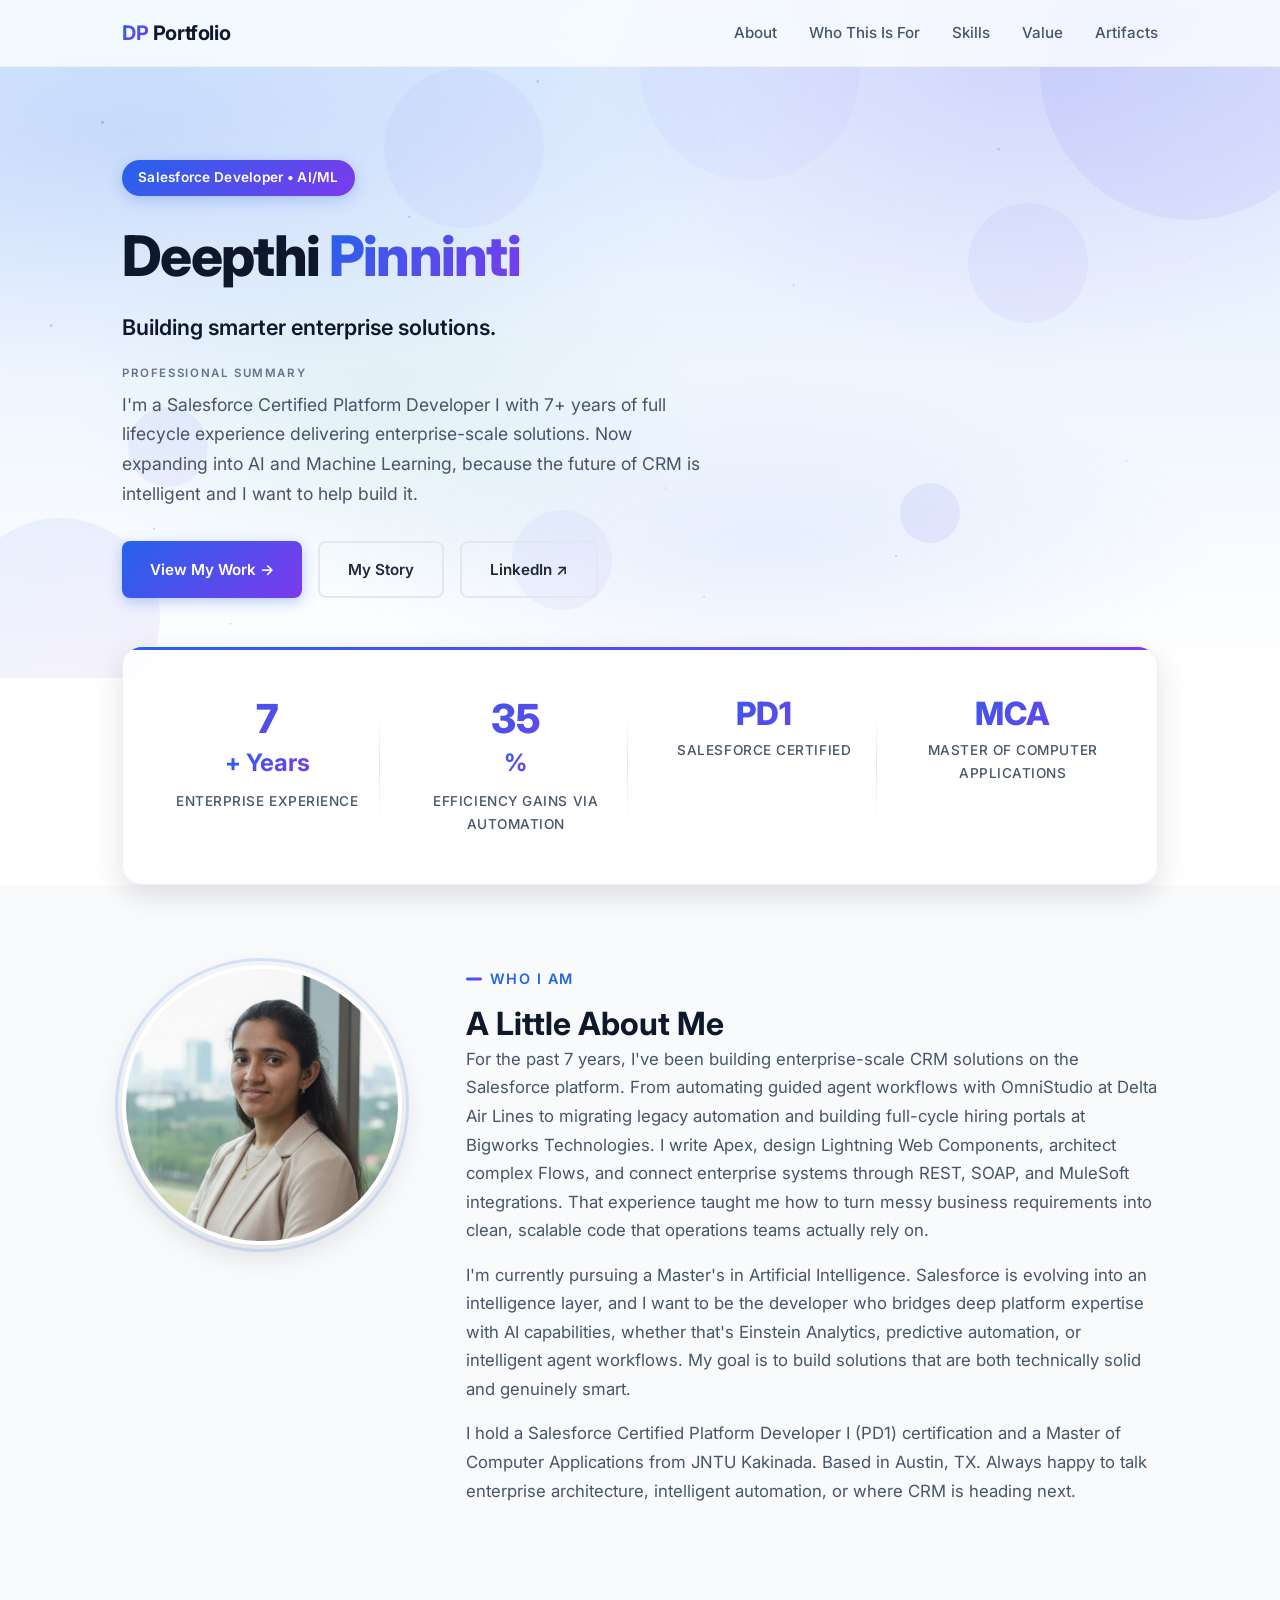
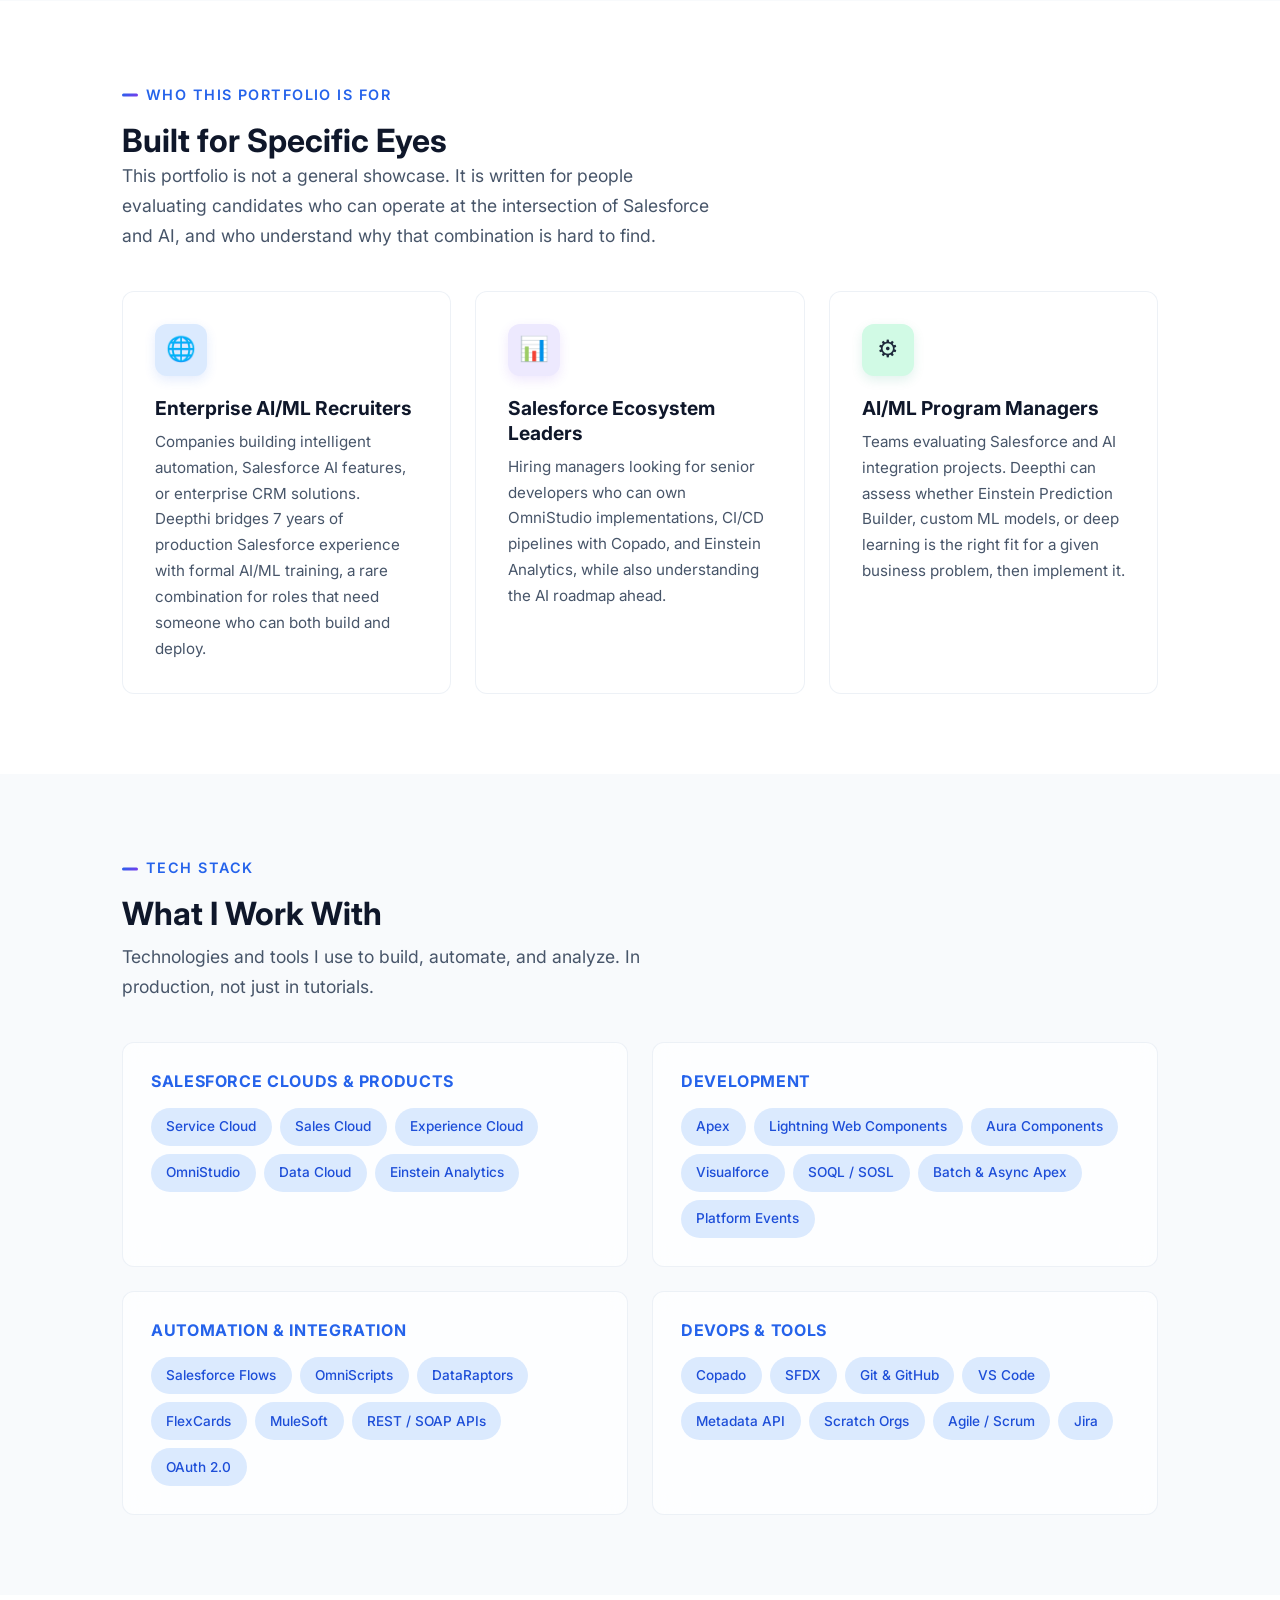
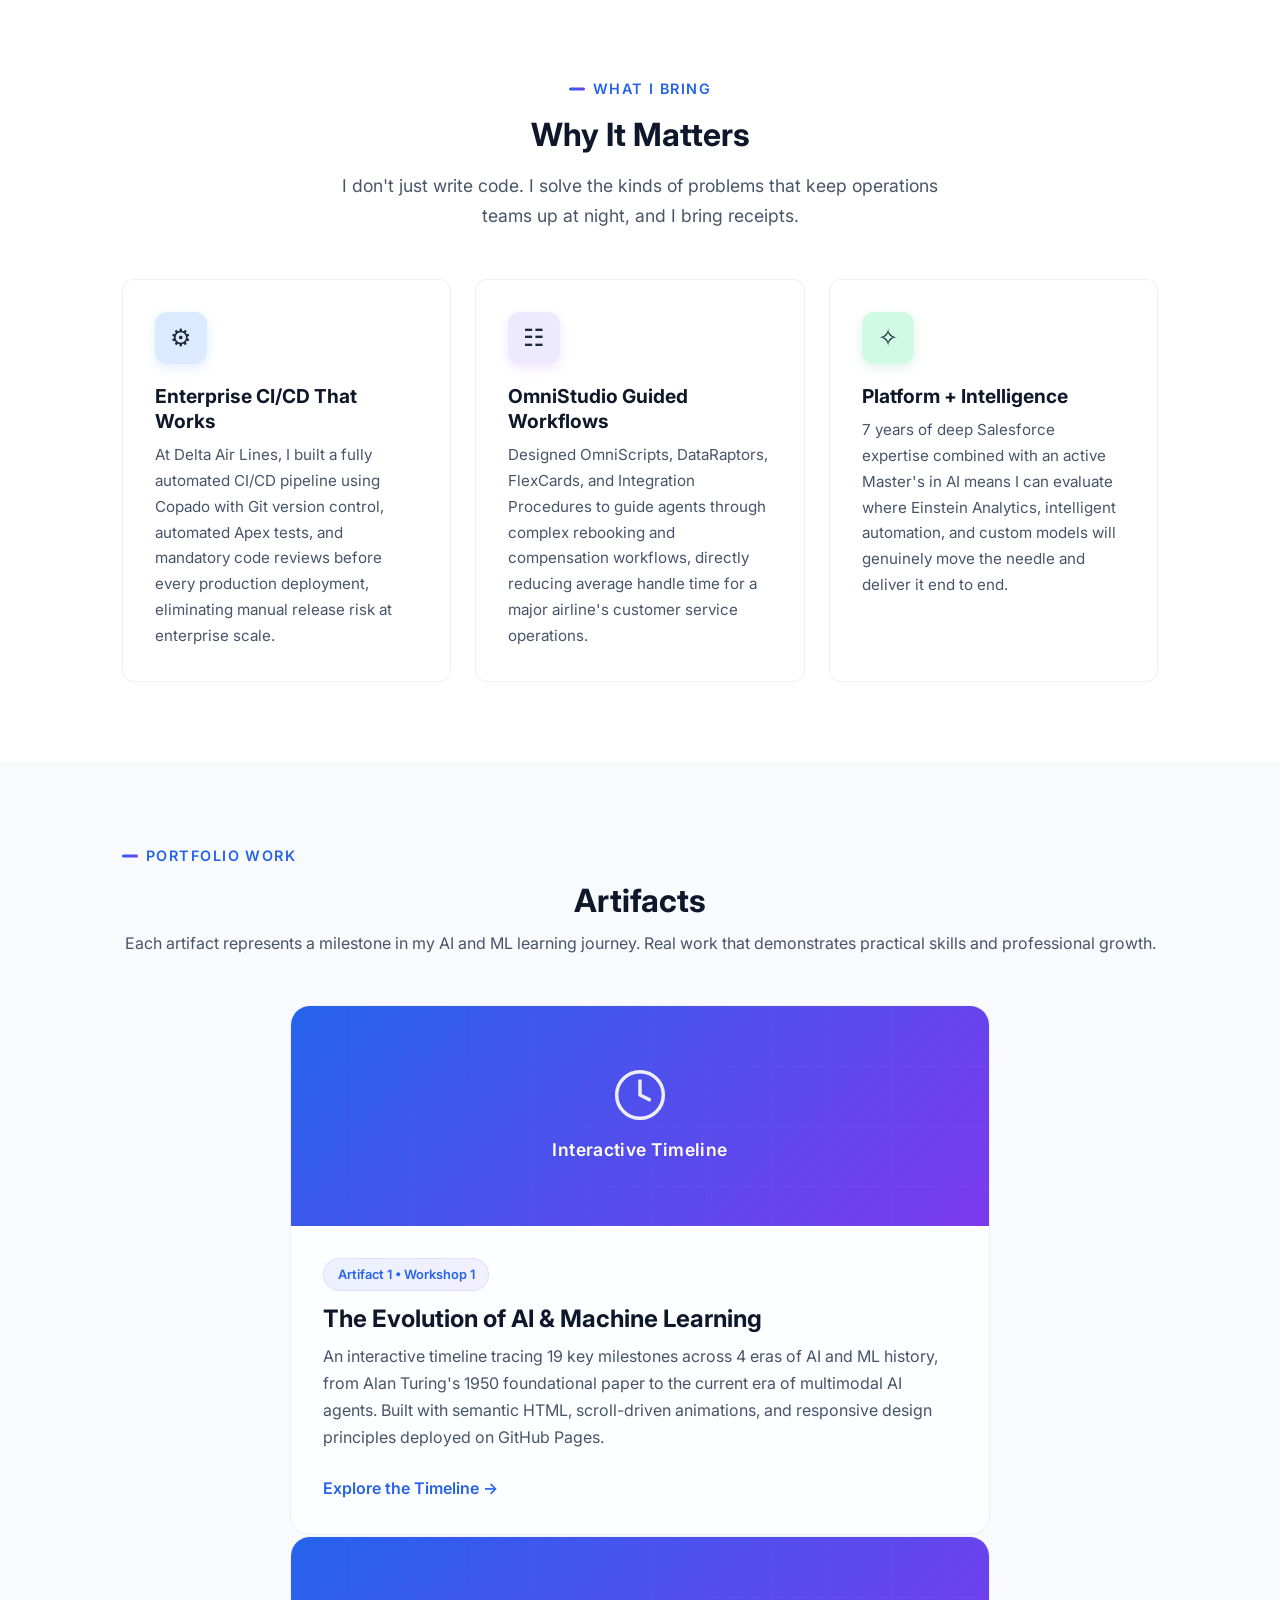
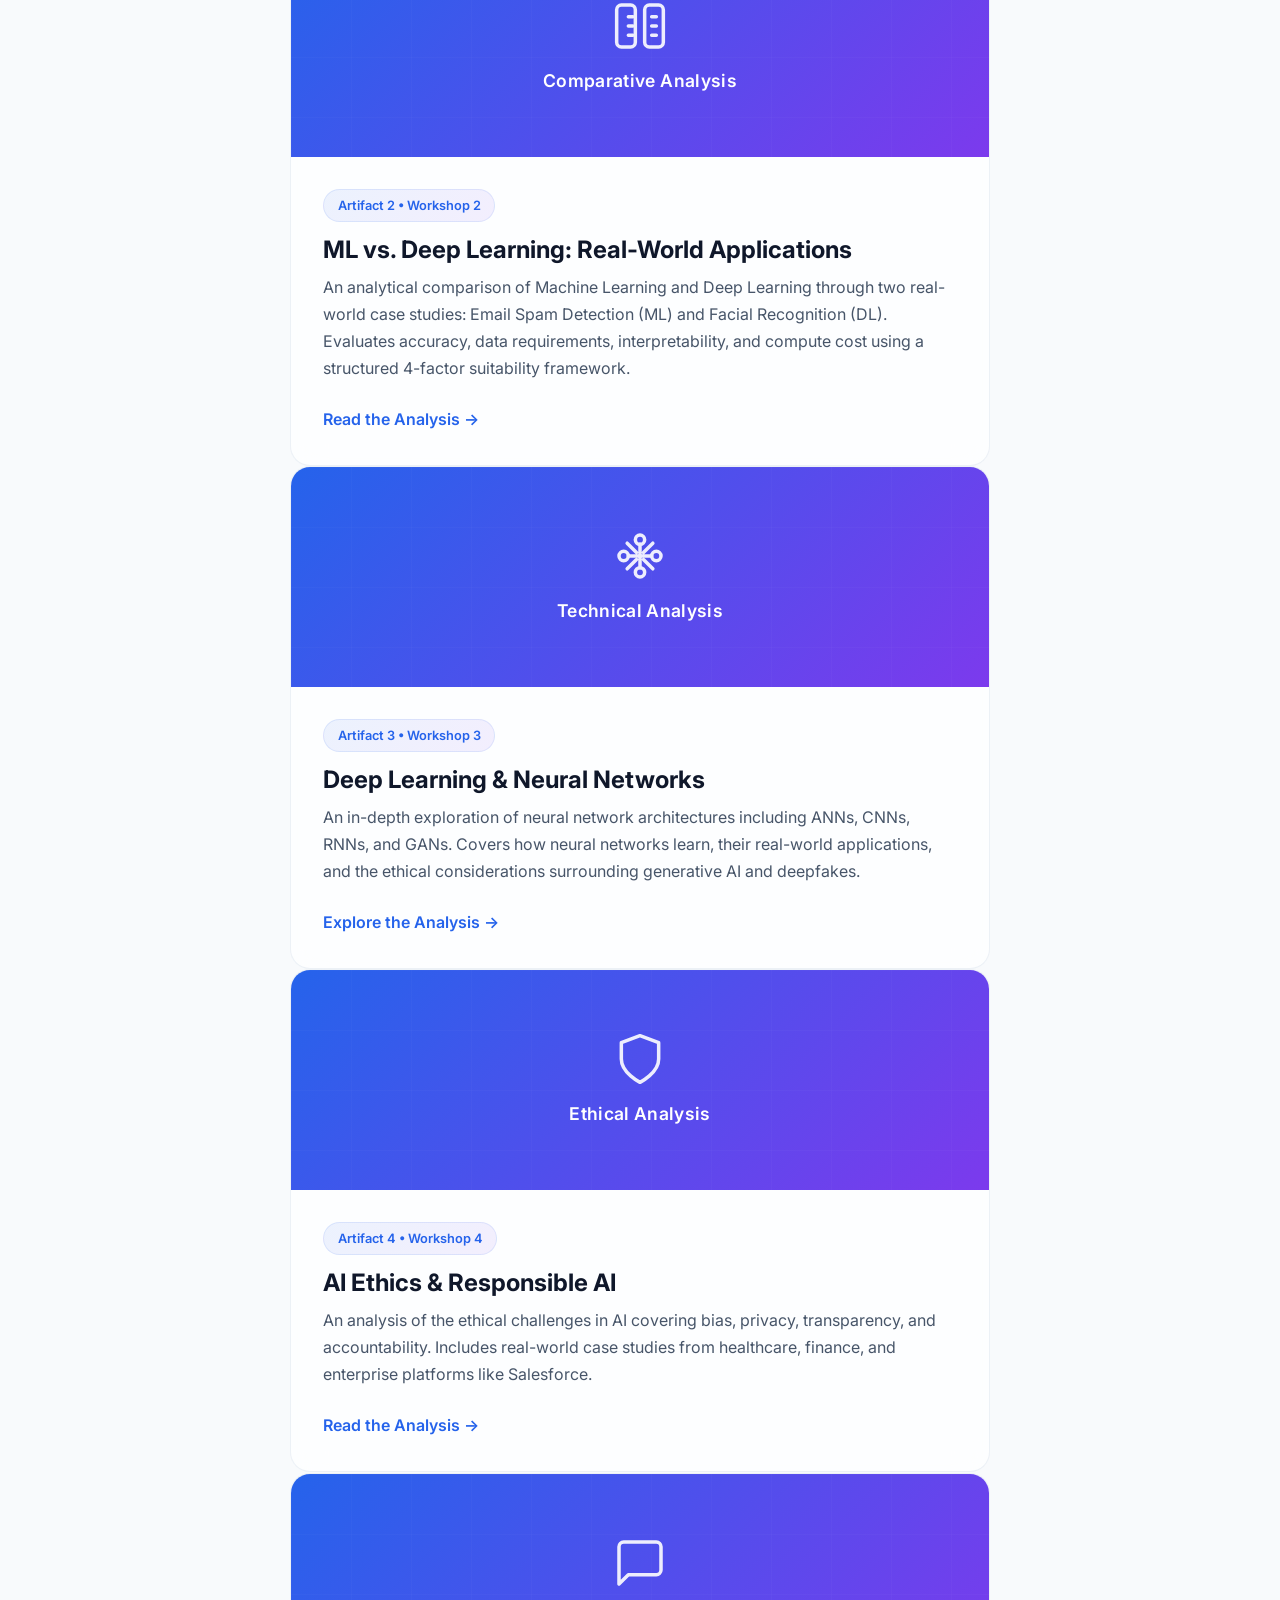
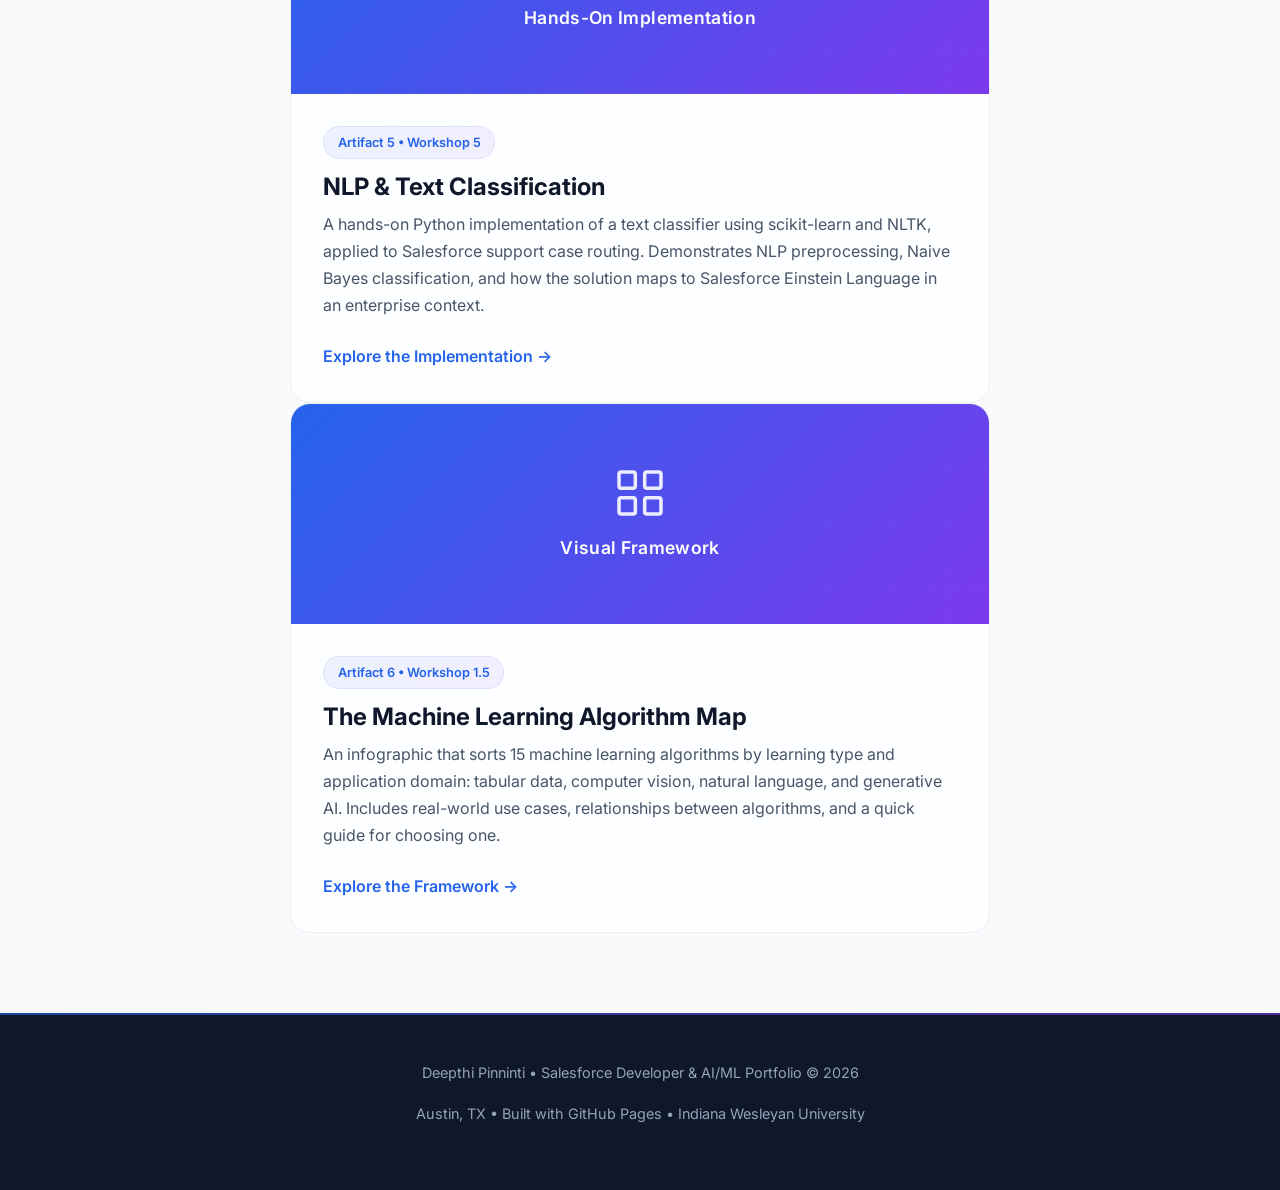
<file: index.html>
<!DOCTYPE html>
<html lang="en">
<head>
  <meta charset="UTF-8">
  <meta name="viewport" content="width=device-width, initial-scale=1.0">
  <title>Deepthi Pinninti | Salesforce Developer &amp; AI/ML Portfolio</title>
  <meta name="description" content="Certified Salesforce Platform Developer I with 7+ years building enterprise-scale CRM solutions across Service Cloud, Sales Cloud, and Experience Cloud. Now expanding into AI. Based in Austin, TX.">
  <link rel="preconnect" href="https://fonts.googleapis.com">
  <link rel="preconnect" href="https://fonts.gstatic.com" crossorigin>
  <link href="https://fonts.googleapis.com/css2?family=Inter:wght@400;500;600;700;800&display=swap" rel="stylesheet">
  <link rel="stylesheet" href="css/style.css">
</head>
<body>

  <a href="#main" class="skip-link">Skip to main content</a>

  <!-- Navigation -->
  <nav class="navbar" aria-label="Main navigation">
    <div class="container">
      <a href="index.html" class="nav-brand"><span>DP</span> Portfolio</a>
      <ul class="nav-links">
        <li><a href="#about">About</a></li>
        <li><a href="#audience">Who This Is For</a></li>
        <li><a href="#skills">Skills</a></li>
        <li><a href="#value">Value</a></li>
        <li><a href="#artifacts">Artifacts</a></li>
      </ul>
    </div>
  </nav>

  <main id="main">

    <!-- Hero Section -->
    <section class="hero particle-bg">
      <div class="particle" data-speed="25" aria-hidden="true"></div>
      <div class="particle" data-speed="15" aria-hidden="true"></div>
      <div class="particle" data-speed="35" aria-hidden="true"></div>
      <div class="particle" data-speed="20" aria-hidden="true"></div>
      <div class="particle" data-speed="30" aria-hidden="true"></div>
      <div class="particle" data-speed="18" aria-hidden="true"></div>
      <div class="particle" data-speed="28" aria-hidden="true"></div>
      <div class="particle" data-speed="12" aria-hidden="true"></div>
      <div class="container">
        <div class="hero-content">
          <div class="hero-tag">Salesforce Developer &bull; AI/ML</div>
          <h1>Deepthi <span>Pinninti</span></h1>
          <p class="typing-text" aria-label="Building smarter enterprise solutions.">Building smarter enterprise solutions.</p>
          <p style="font-size:0.72rem;font-weight:600;letter-spacing:0.14em;text-transform:uppercase;color:#64748b;margin-bottom:0.4rem;">Professional Summary</p>
          <p class="hero-sub">I'm a Salesforce Certified Platform Developer I with 7+ years of full lifecycle experience delivering enterprise-scale solutions. Now expanding into AI and Machine Learning, because the future of CRM is intelligent and I want to help build it.</p>
          <div class="btn-group">
            <a href="#artifacts" class="btn btn-primary">View My Work &#8594;</a>
            <a href="#about" class="btn btn-outline">My Story</a>
            <a href="https://www.linkedin.com/in/deepthi-pinninti-b6489b206" target="_blank" rel="noopener noreferrer" class="btn btn-outline">LinkedIn &#8599;</a>
          </div>
        </div>
      </div>
    </section>

    <!-- Stats Bar -->
    <section class="stats-bar reveal" aria-label="Key achievements">
      <div class="container">
        <div class="stats-grid">
          <div class="stat-item" data-delay="0">
            <span class="stat-number" data-target="7">0</span>
            <span class="stat-suffix">+ Years</span>
            <span class="stat-label">Enterprise Experience</span>
          </div>
          <div class="stat-item" data-delay="100">
            <span class="stat-number" data-target="35">0</span>
            <span class="stat-suffix">%</span>
            <span class="stat-label">Efficiency Gains via Automation</span>
          </div>
          <div class="stat-item" data-delay="200">
            <span class="stat-number stat-badge">PD1</span>
            <span class="stat-label">Salesforce Certified</span>
          </div>
          <div class="stat-item" data-delay="300">
            <span class="stat-number stat-badge">MCA</span>
            <span class="stat-label">Master of Computer Applications</span>
          </div>
        </div>
      </div>
    </section>

    <!-- About / Professional Bio -->
    <section class="about reveal" id="about">
      <div class="container">
        <div class="about-grid">
          <img src="images/profile.jpg" alt="Deepthi Pinninti" class="about-image">
          <div class="about-text">
            <div class="section-label">Who I Am</div>
            <h2>A Little About Me</h2>
            <p>For the past 7 years, I've been building enterprise-scale CRM solutions on the Salesforce platform. From automating guided agent workflows with OmniStudio at Delta Air Lines to migrating legacy automation and building full-cycle hiring portals at Bigworks Technologies. I write Apex, design Lightning Web Components, architect complex Flows, and connect enterprise systems through REST, SOAP, and MuleSoft integrations. That experience taught me how to turn messy business requirements into clean, scalable code that operations teams actually rely on.</p>
            <p>I'm currently pursuing a Master's in Artificial Intelligence. Salesforce is evolving into an intelligence layer, and I want to be the developer who bridges deep platform expertise with AI capabilities, whether that's Einstein Analytics, predictive automation, or intelligent agent workflows. My goal is to build solutions that are both technically solid and genuinely smart.</p>
            <p>I hold a Salesforce Certified Platform Developer I (PD1) certification and a Master of Computer Applications from JNTU Kakinada. Based in Austin, TX. Always happy to talk enterprise architecture, intelligent automation, or where CRM is heading next.</p>
          </div>
        </div>
      </div>
    </section>

    <!-- Target Audience -->
    <section class="audience-section reveal" id="audience">
      <div class="container">
        <div class="section-label">Who This Portfolio Is For</div>
        <h2>Built for Specific Eyes</h2>
        <p class="section-intro">This portfolio is not a general showcase. It is written for people evaluating candidates who can operate at the intersection of Salesforce and AI, and who understand why that combination is hard to find.</p>
        <div class="value-cards">
          <div class="value-card glass-card" data-delay="0">
            <div class="value-icon blue" aria-hidden="true">&#127760;</div>
            <h4>Enterprise AI/ML Recruiters</h4>
            <p>Companies building intelligent automation, Salesforce AI features, or enterprise CRM solutions. Deepthi bridges 7 years of production Salesforce experience with formal AI/ML training, a rare combination for roles that need someone who can both build and deploy.</p>
          </div>
          <div class="value-card glass-card" data-delay="150">
            <div class="value-icon purple" aria-hidden="true">&#128202;</div>
            <h4>Salesforce Ecosystem Leaders</h4>
            <p>Hiring managers looking for senior developers who can own OmniStudio implementations, CI/CD pipelines with Copado, and Einstein Analytics, while also understanding the AI roadmap ahead.</p>
          </div>
          <div class="value-card glass-card" data-delay="300">
            <div class="value-icon green" aria-hidden="true">&#9881;</div>
            <h4>AI/ML Program Managers</h4>
            <p>Teams evaluating Salesforce and AI integration projects. Deepthi can assess whether Einstein Prediction Builder, custom ML models, or deep learning is the right fit for a given business problem, then implement it.</p>
          </div>
        </div>
      </div>
    </section>

    <!-- Skills / Tech Stack -->
    <section class="skills-section reveal" id="skills">
      <div class="container">
        <div class="section-label">Tech Stack</div>
        <h2>What I Work With</h2>
        <p class="section-intro">Technologies and tools I use to build, automate, and analyze. In production, not just in tutorials.</p>

        <div class="skills-grid">
          <div class="skill-category glass-card" data-delay="0">
            <h4>Salesforce Clouds &amp; Products</h4>
            <div class="skill-tags">
              <span class="skill-tag">Service Cloud</span>
              <span class="skill-tag">Sales Cloud</span>
              <span class="skill-tag">Experience Cloud</span>
              <span class="skill-tag">OmniStudio</span>
              <span class="skill-tag">Data Cloud</span>
              <span class="skill-tag">Einstein Analytics</span>
            </div>
          </div>

          <div class="skill-category glass-card" data-delay="100">
            <h4>Development</h4>
            <div class="skill-tags">
              <span class="skill-tag">Apex</span>
              <span class="skill-tag">Lightning Web Components</span>
              <span class="skill-tag">Aura Components</span>
              <span class="skill-tag">Visualforce</span>
              <span class="skill-tag">SOQL / SOSL</span>
              <span class="skill-tag">Batch &amp; Async Apex</span>
              <span class="skill-tag">Platform Events</span>
            </div>
          </div>

          <div class="skill-category glass-card" data-delay="200">
            <h4>Automation &amp; Integration</h4>
            <div class="skill-tags">
              <span class="skill-tag">Salesforce Flows</span>
              <span class="skill-tag">OmniScripts</span>
              <span class="skill-tag">DataRaptors</span>
              <span class="skill-tag">FlexCards</span>
              <span class="skill-tag">MuleSoft</span>
              <span class="skill-tag">REST / SOAP APIs</span>
              <span class="skill-tag">OAuth 2.0</span>
            </div>
          </div>

          <div class="skill-category glass-card" data-delay="300">
            <h4>DevOps &amp; Tools</h4>
            <div class="skill-tags">
              <span class="skill-tag">Copado</span>
              <span class="skill-tag">SFDX</span>
              <span class="skill-tag">Git &amp; GitHub</span>
              <span class="skill-tag">VS Code</span>
              <span class="skill-tag">Metadata API</span>
              <span class="skill-tag">Scratch Orgs</span>
              <span class="skill-tag">Agile / Scrum</span>
              <span class="skill-tag">Jira</span>
            </div>
          </div>
        </div>
      </div>
    </section>

    <!-- Personal Value Proposition -->
    <section class="value-prop reveal" id="value">
      <div class="container">
        <div class="section-label">What I Bring</div>
        <h2>Why It Matters</h2>
        <p>I don't just write code. I solve the kinds of problems that keep operations teams up at night, and I bring receipts.</p>
        <div class="value-cards">
          <div class="value-card glass-card" data-delay="0">
            <div class="value-icon blue" aria-hidden="true">&#9881;</div>
            <h4>Enterprise CI/CD That Works</h4>
            <p>At Delta Air Lines, I built a fully automated CI/CD pipeline using Copado with Git version control, automated Apex tests, and mandatory code reviews before every production deployment, eliminating manual release risk at enterprise scale.</p>
          </div>
          <div class="value-card glass-card" data-delay="150">
            <div class="value-icon purple" aria-hidden="true">&#9783;</div>
            <h4>OmniStudio Guided Workflows</h4>
            <p>Designed OmniScripts, DataRaptors, FlexCards, and Integration Procedures to guide agents through complex rebooking and compensation workflows, directly reducing average handle time for a major airline's customer service operations.</p>
          </div>
          <div class="value-card glass-card" data-delay="300">
            <div class="value-icon green" aria-hidden="true">&#10023;</div>
            <h4>Platform + Intelligence</h4>
            <p>7 years of deep Salesforce expertise combined with an active Master's in AI means I can evaluate where Einstein Analytics, intelligent automation, and custom models will genuinely move the needle and deliver it end to end.</p>
          </div>
        </div>
      </div>
    </section>

    <!-- Artifacts Section -->
    <section class="artifacts reveal" id="artifacts">
      <div class="container">
        <div class="section-label">Portfolio Work</div>
        <h2>Artifacts</h2>
        <p>Each artifact represents a milestone in my AI and ML learning journey. Real work that demonstrates practical skills and professional growth.</p>

        <!-- Artifact 1: AI/ML Timeline -->
        <a href="artifacts/1-ai-ml-timeline/index.html" class="artifact-card-link">
          <div class="artifact-card tilt-card">
            <div class="artifact-preview" aria-hidden="true">
              <div class="artifact-preview-content">
                <svg class="artifact-icon" width="56" height="56" viewBox="0 0 24 24" fill="none" stroke="currentColor" stroke-width="1.5" stroke-linecap="round" stroke-linejoin="round" aria-hidden="true">
                  <circle cx="12" cy="12" r="10"/>
                  <polyline points="12 6 12 12 16 14"/>
                </svg>
                <span>Interactive Timeline</span>
              </div>
            </div>
            <div class="artifact-body">
              <span class="artifact-tag">Artifact 1 &bull; Workshop 1</span>
              <h3>The Evolution of AI &amp; Machine Learning</h3>
              <p>An interactive timeline tracing 19 key milestones across 4 eras of AI and ML history, from Alan Turing's 1950 foundational paper to the current era of multimodal AI agents. Built with semantic HTML, scroll-driven animations, and responsive design principles deployed on GitHub Pages.</p>
              <span class="artifact-link">Explore the Timeline &#8594;</span>
            </div>
          </div>
        </a>

        <!-- Artifact 2: ML vs. Deep Learning -->
        <a href="artifacts/2-ml-vs-dl/index.html" class="artifact-card-link">
          <div class="artifact-card tilt-card">
            <div class="artifact-preview" aria-hidden="true">
              <div class="artifact-preview-content">
                <svg class="artifact-icon" width="56" height="56" viewBox="0 0 24 24" fill="none" stroke="currentColor" stroke-width="1.5" stroke-linecap="round" stroke-linejoin="round" aria-hidden="true">
                  <rect x="2" y="3" width="8" height="18" rx="2"/>
                  <rect x="14" y="3" width="8" height="18" rx="2"/>
                  <path d="M7 8h2M7 12h2M7 16h2M17 8h2M17 12h2M17 16h2"/>
                </svg>
                <span>Comparative Analysis</span>
              </div>
            </div>
            <div class="artifact-body">
              <span class="artifact-tag">Artifact 2 &bull; Workshop 2</span>
              <h3>ML vs. Deep Learning: Real-World Applications</h3>
              <p>An analytical comparison of Machine Learning and Deep Learning through two real-world case studies: Email Spam Detection (ML) and Facial Recognition (DL). Evaluates accuracy, data requirements, interpretability, and compute cost using a structured 4-factor suitability framework.</p>
              <span class="artifact-link">Read the Analysis &#8594;</span>
            </div>
          </div>
        </a>

        <!-- Artifact 3: Deep Learning & Neural Networks -->
        <a href="artifacts/3-dl-neural-networks/index.html" class="artifact-card-link">
          <div class="artifact-card tilt-card">
            <div class="artifact-preview" aria-hidden="true">
              <div class="artifact-preview-content">
                <svg class="artifact-icon" width="56" height="56" viewBox="0 0 24 24" fill="none" stroke="currentColor" stroke-width="1.5" stroke-linecap="round" stroke-linejoin="round" aria-hidden="true">
                  <circle cx="12" cy="5" r="2"/>
                  <circle cx="5" cy="12" r="2"/>
                  <circle cx="19" cy="12" r="2"/>
                  <circle cx="12" cy="19" r="2"/>
                  <path d="M12 7v10M7 12h10M6.5 6.5l4 4M13.5 13.5l4 4M17.5 6.5l-4 4M10.5 13.5l-4 4"/>
                </svg>
                <span>Technical Analysis</span>
              </div>
            </div>
            <div class="artifact-body">
              <span class="artifact-tag">Artifact 3 &bull; Workshop 3</span>
              <h3>Deep Learning &amp; Neural Networks</h3>
              <p>An in-depth exploration of neural network architectures including ANNs, CNNs, RNNs, and GANs. Covers how neural networks learn, their real-world applications, and the ethical considerations surrounding generative AI and deepfakes.</p>
              <span class="artifact-link">Explore the Analysis &#8594;</span>
            </div>
          </div>
        </a>

        <!-- Artifact 4: AI Ethics & Responsible AI -->
        <a href="artifacts/4-ai-ethics/index.html" class="artifact-card-link">
          <div class="artifact-card tilt-card">
            <div class="artifact-preview" aria-hidden="true">
              <div class="artifact-preview-content">
                <svg class="artifact-icon" width="56" height="56" viewBox="0 0 24 24" fill="none" stroke="currentColor" stroke-width="1.5" stroke-linecap="round" stroke-linejoin="round" aria-hidden="true">
                  <path d="M12 22s8-4 8-10V5l-8-3-8 3v7c0 6 8 10 8 10z"/>
                </svg>
                <span>Ethical Analysis</span>
              </div>
            </div>
            <div class="artifact-body">
              <span class="artifact-tag">Artifact 4 &bull; Workshop 4</span>
              <h3>AI Ethics &amp; Responsible AI</h3>
              <p>An analysis of the ethical challenges in AI covering bias, privacy, transparency, and accountability. Includes real-world case studies from healthcare, finance, and enterprise platforms like Salesforce.</p>
              <span class="artifact-link">Read the Analysis &#8594;</span>
            </div>
          </div>
        </a>

        <!-- Artifact 5: NLP & Text Classification -->
        <a href="artifacts/5-nlp-enterprise/index.html" class="artifact-card-link">
          <div class="artifact-card tilt-card">
            <div class="artifact-preview" aria-hidden="true">
              <div class="artifact-preview-content">
                <svg class="artifact-icon" width="56" height="56" viewBox="0 0 24 24" fill="none" stroke="currentColor" stroke-width="1.5" stroke-linecap="round" stroke-linejoin="round" aria-hidden="true">
                  <path d="M21 15a2 2 0 0 1-2 2H7l-4 4V5a2 2 0 0 1 2-2h14a2 2 0 0 1 2 2z"/>
                </svg>
                <span>Hands-On Implementation</span>
              </div>
            </div>
            <div class="artifact-body">
              <span class="artifact-tag">Artifact 5 &bull; Workshop 5</span>
              <h3>NLP &amp; Text Classification</h3>
              <p>A hands-on Python implementation of a text classifier using scikit-learn and NLTK, applied to Salesforce support case routing. Demonstrates NLP preprocessing, Naive Bayes classification, and how the solution maps to Salesforce Einstein Language in an enterprise context.</p>
              <span class="artifact-link">Explore the Implementation &#8594;</span>
            </div>
          </div>
        </a>

        <!-- Artifact 6: ML Algorithm Map -->
        <a href="artifacts/6-ml-algorithm-map/index.html" class="artifact-card-link">
          <div class="artifact-card tilt-card">
            <div class="artifact-preview" aria-hidden="true">
              <div class="artifact-preview-content">
                <svg class="artifact-icon" width="56" height="56" viewBox="0 0 24 24" fill="none" stroke="currentColor" stroke-width="1.5" stroke-linecap="round" stroke-linejoin="round" aria-hidden="true">
                  <rect x="3" y="3" width="7" height="7" rx="1"/><rect x="14" y="3" width="7" height="7" rx="1"/><rect x="3" y="14" width="7" height="7" rx="1"/><rect x="14" y="14" width="7" height="7" rx="1"/>
                </svg>
                <span>Visual Framework</span>
              </div>
            </div>
            <div class="artifact-body">
              <span class="artifact-tag">Artifact 6 &bull; Workshop 1.5</span>
              <h3>The Machine Learning Algorithm Map</h3>
              <p>An infographic that sorts 15 machine learning algorithms by learning type and application domain: tabular data, computer vision, natural language, and generative AI. Includes real-world use cases, relationships between algorithms, and a quick guide for choosing one.</p>
              <span class="artifact-link">Explore the Framework &#8594;</span>
            </div>
          </div>
        </a>

      </div>
    </section>

  </main>

  <!-- Footer -->
  <footer class="footer">
    <div class="container">
      <p>Deepthi Pinninti &bull; Salesforce Developer &amp; AI/ML Portfolio &copy; 2026</p>
      <p class="footer-sub">Austin, TX &bull; Built with GitHub Pages &bull; Indiana Wesleyan University</p>
    </div>
  </footer>

  <script src="js/main.js"></script>
</body>
</html>
</file>
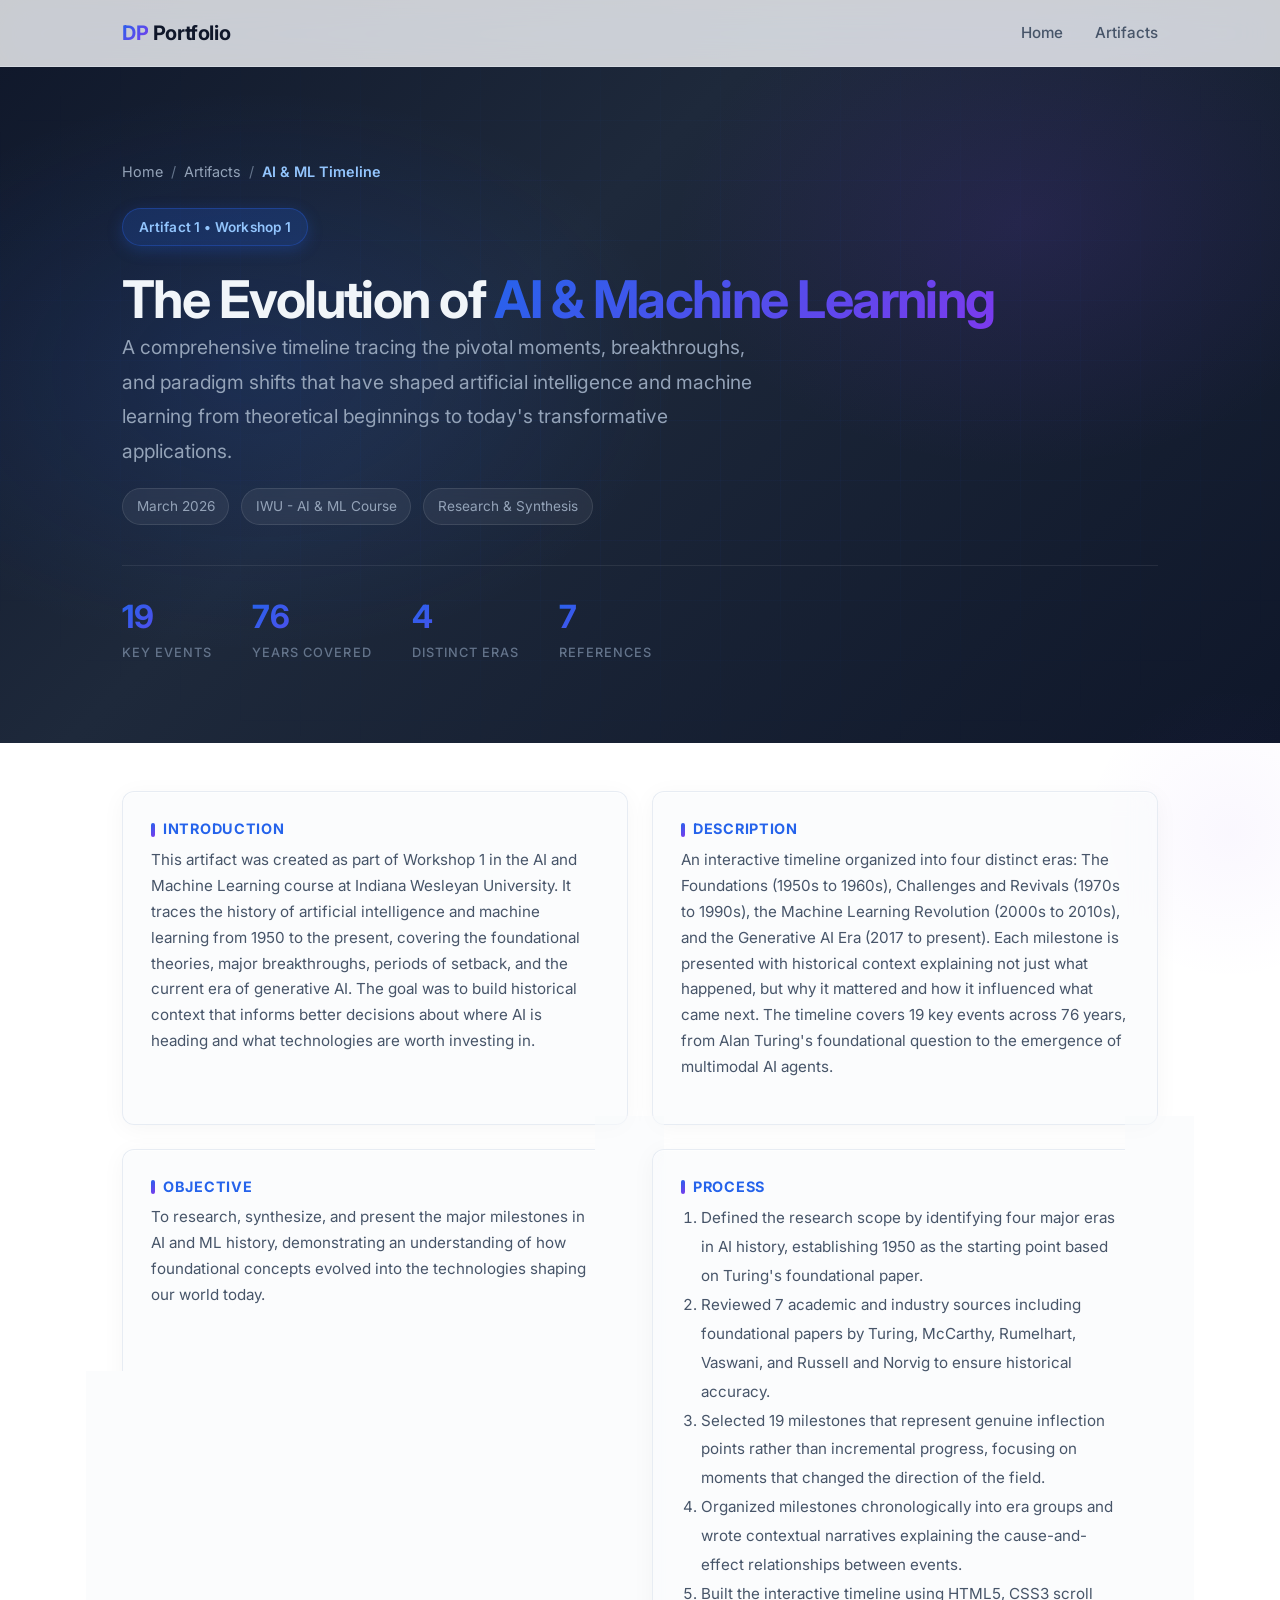
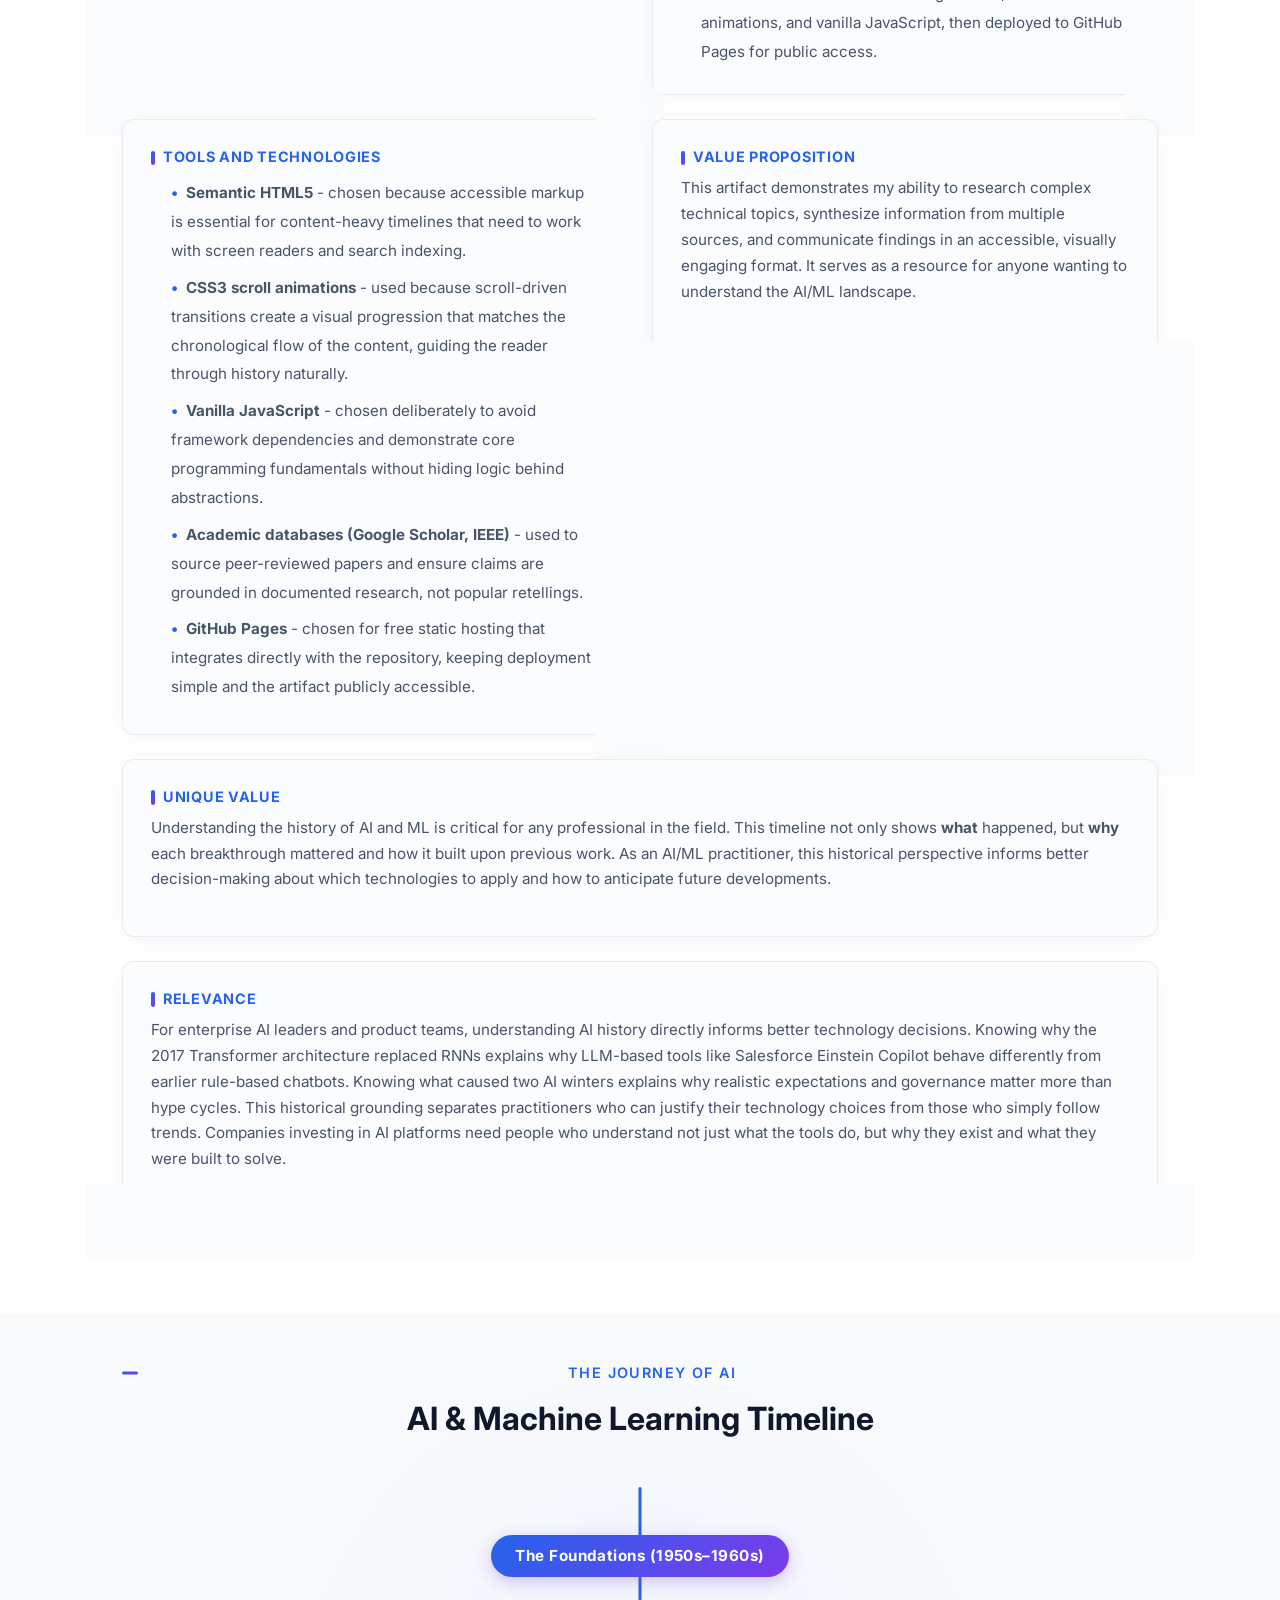
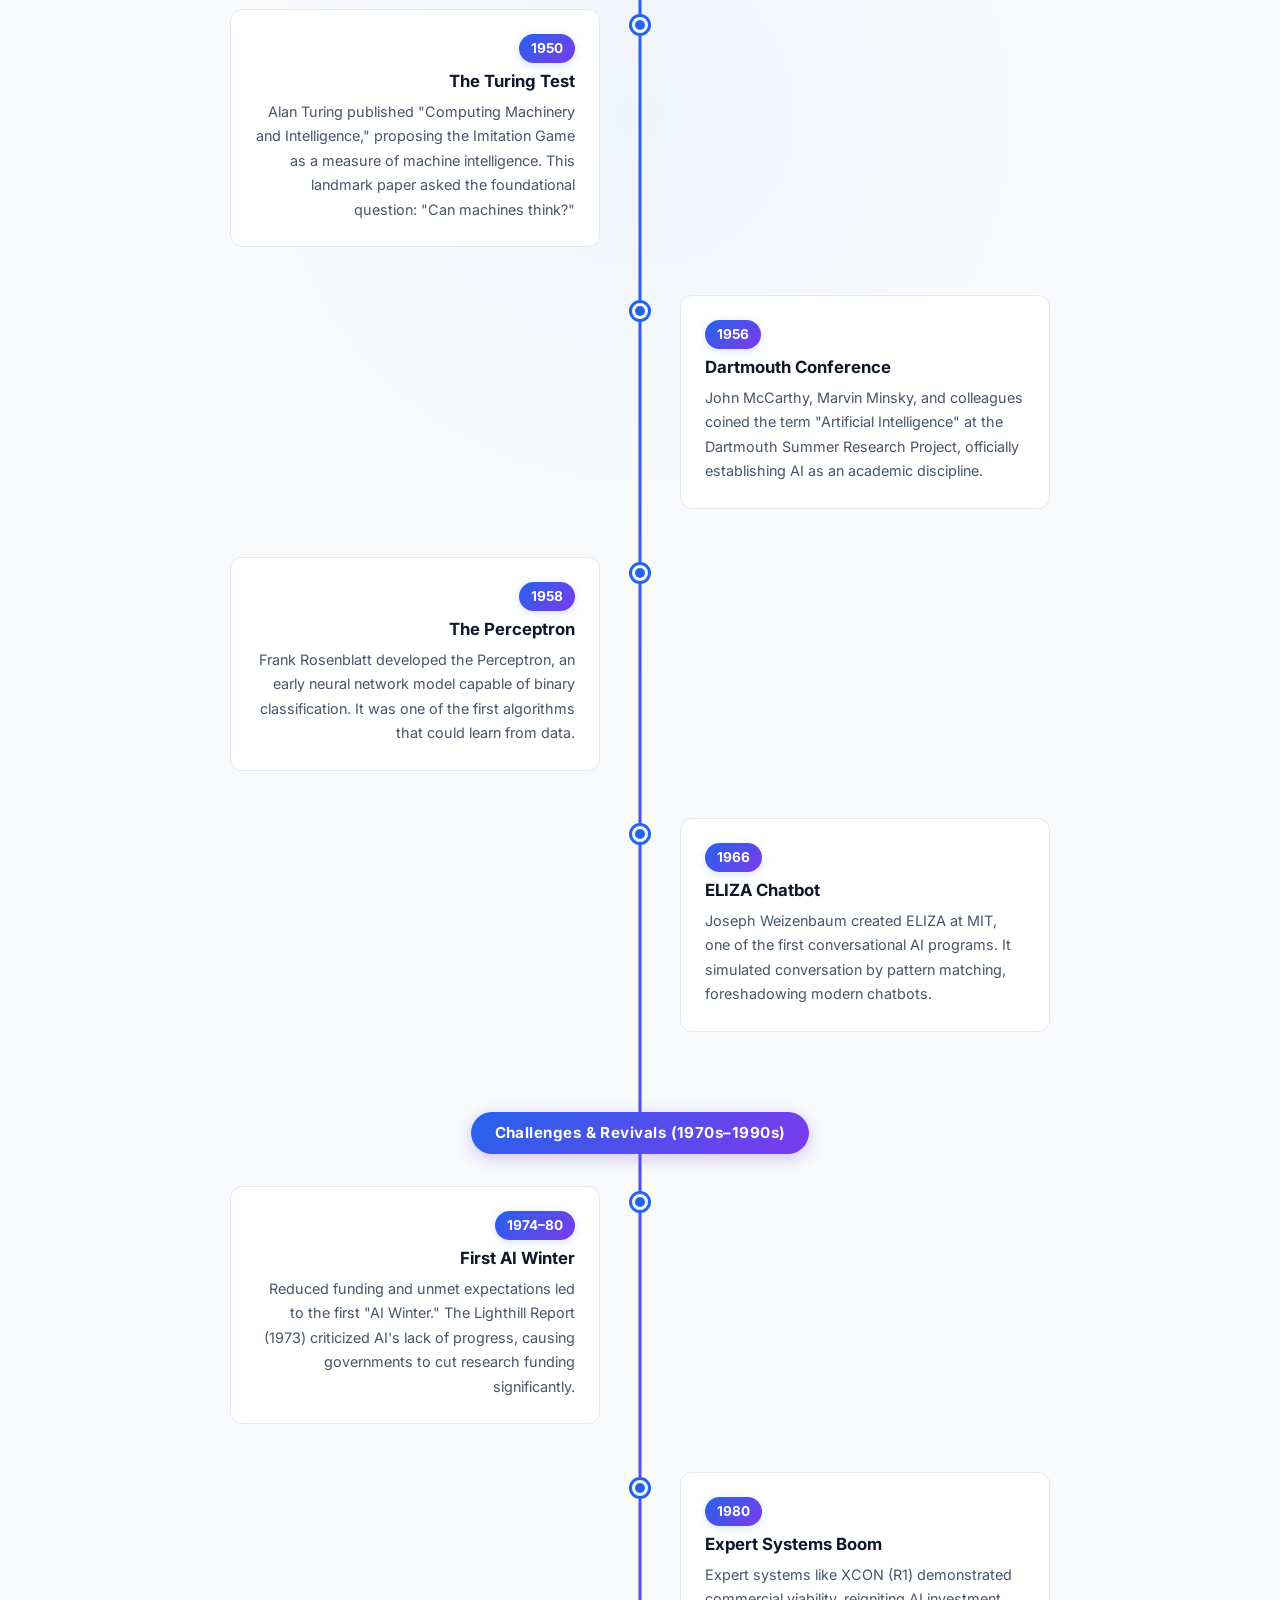
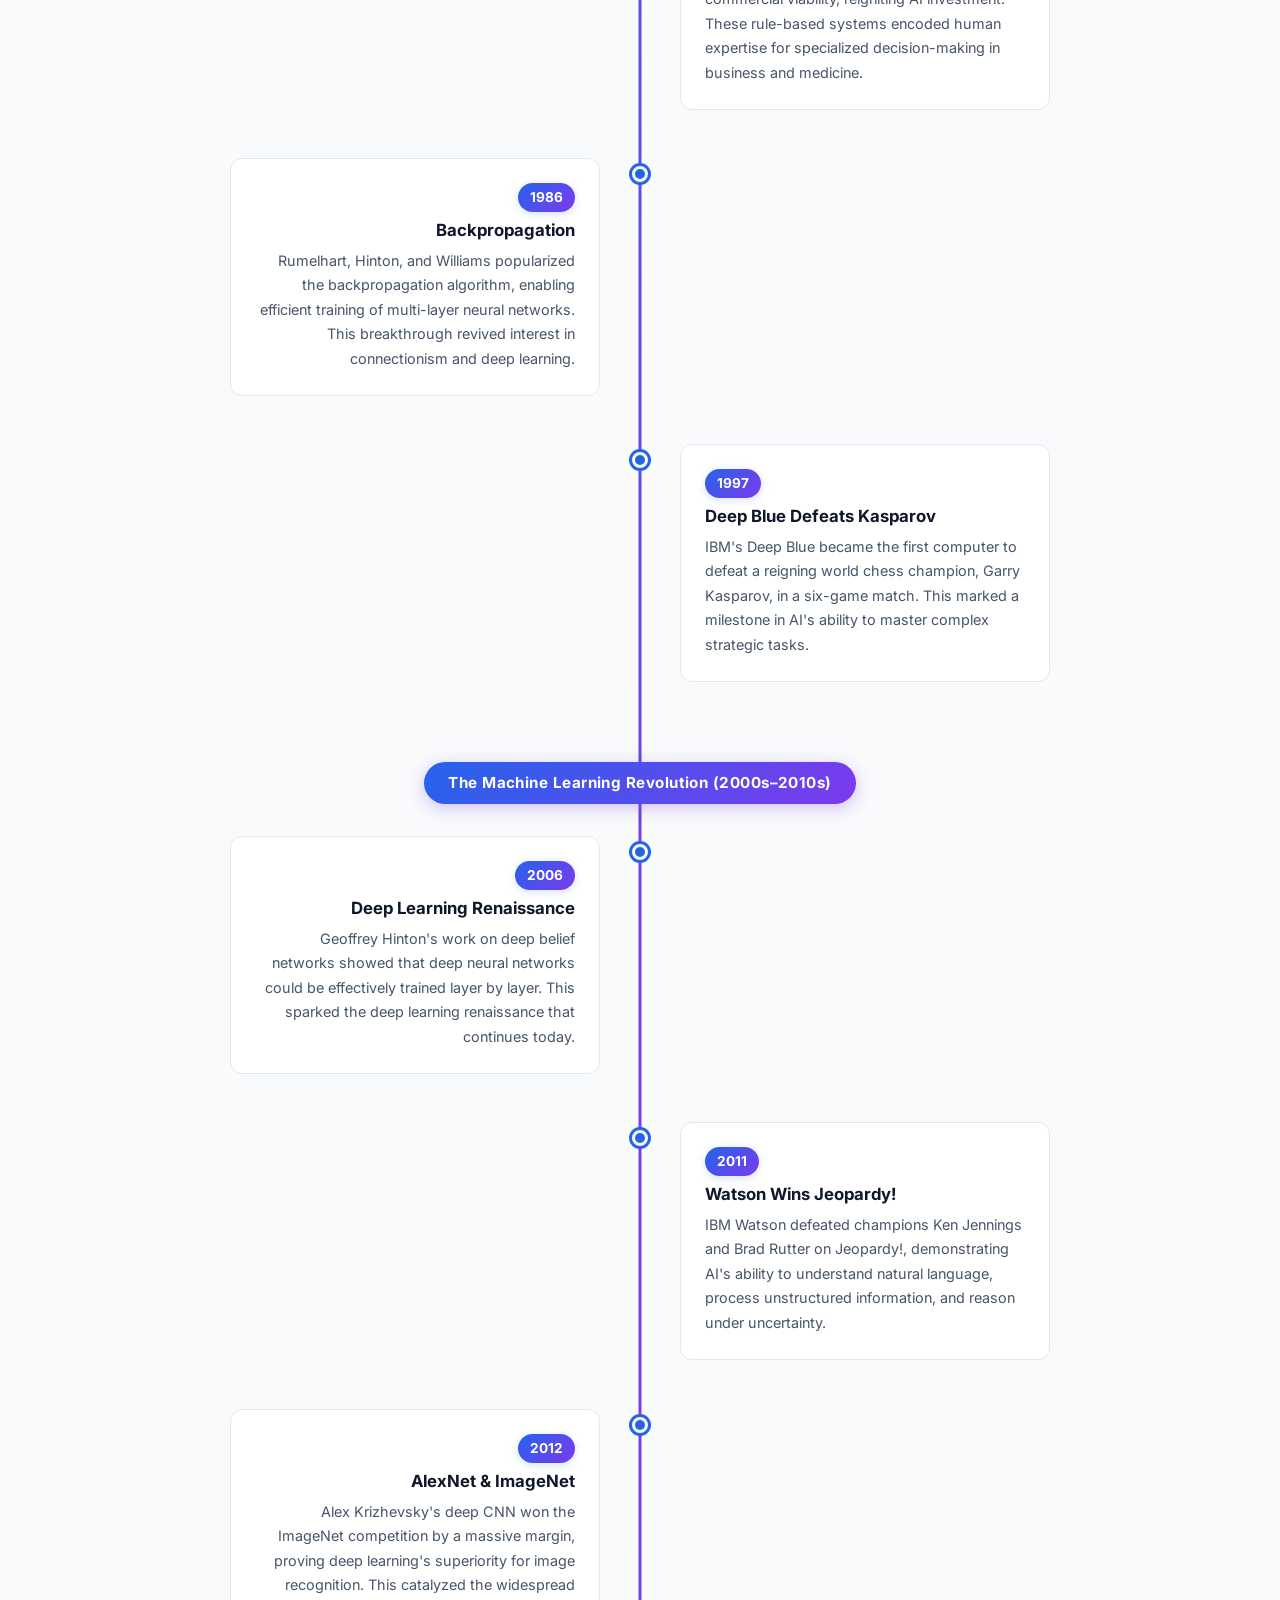
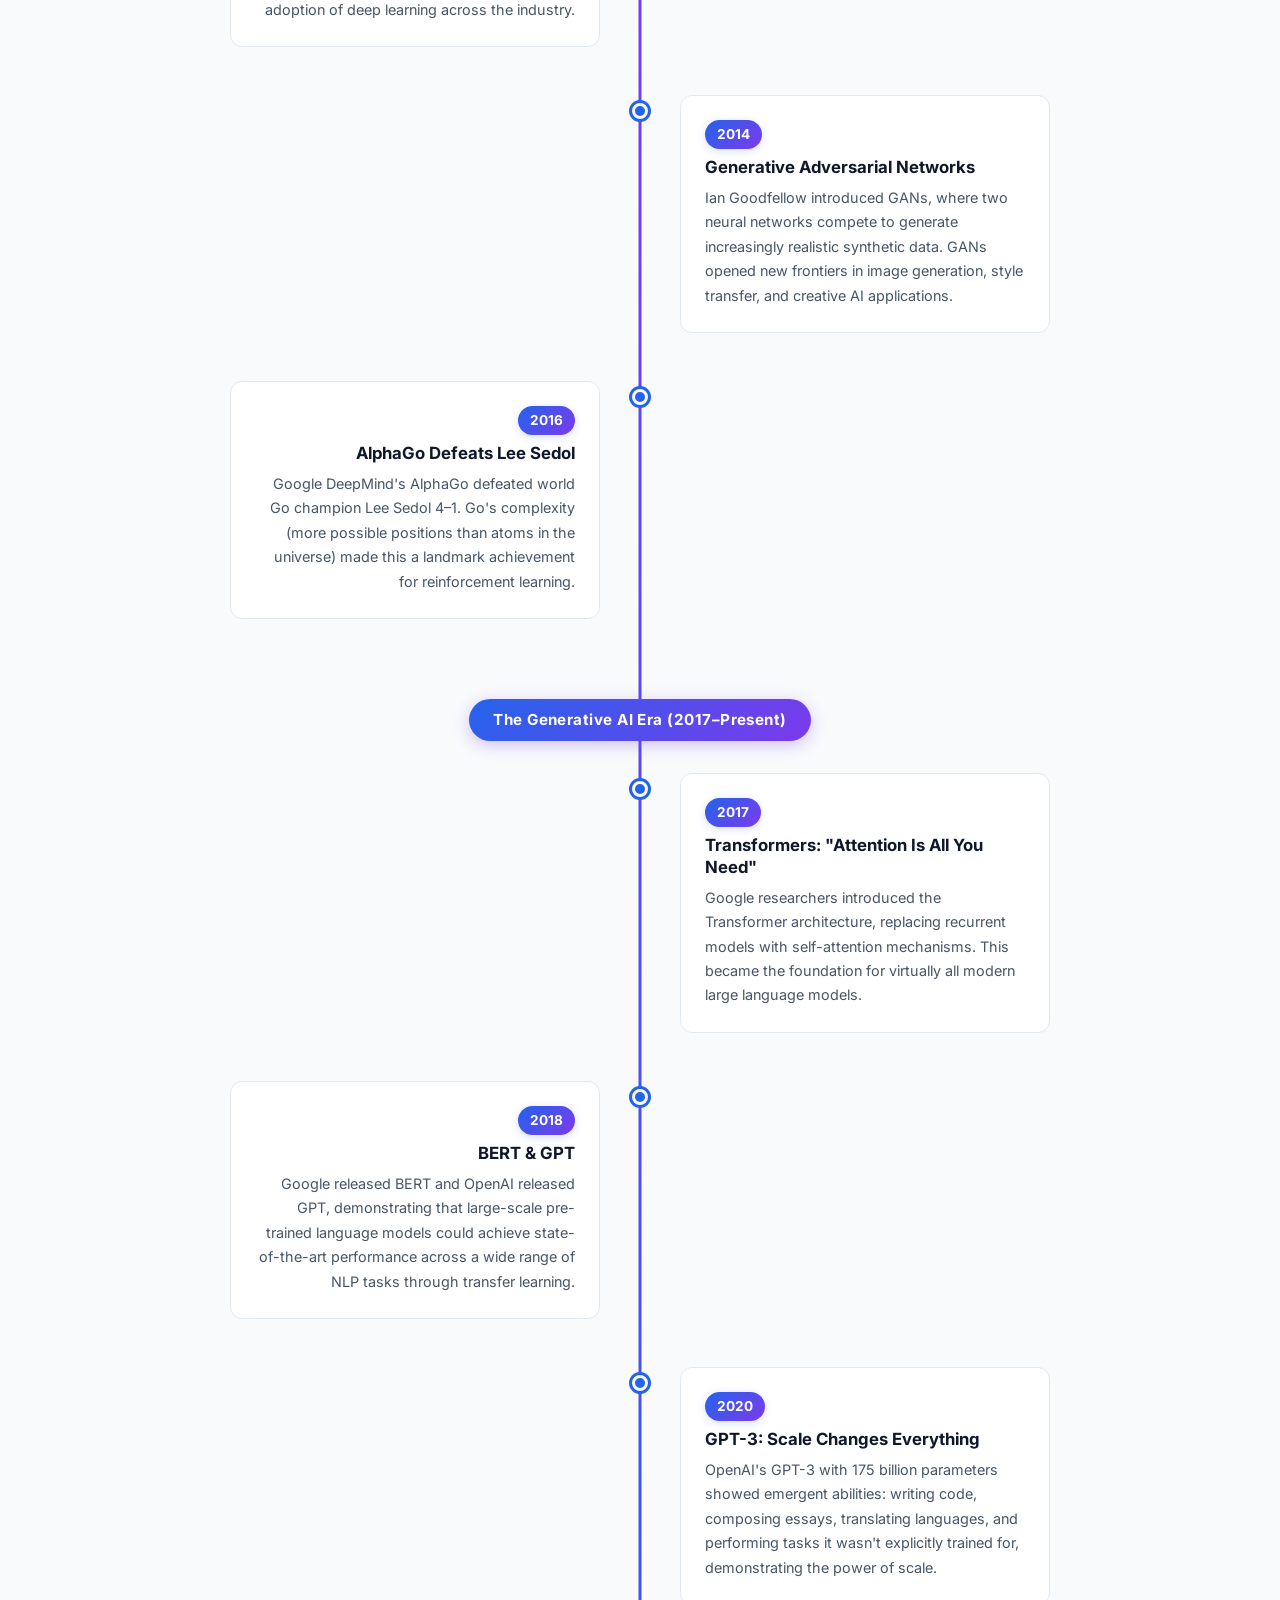
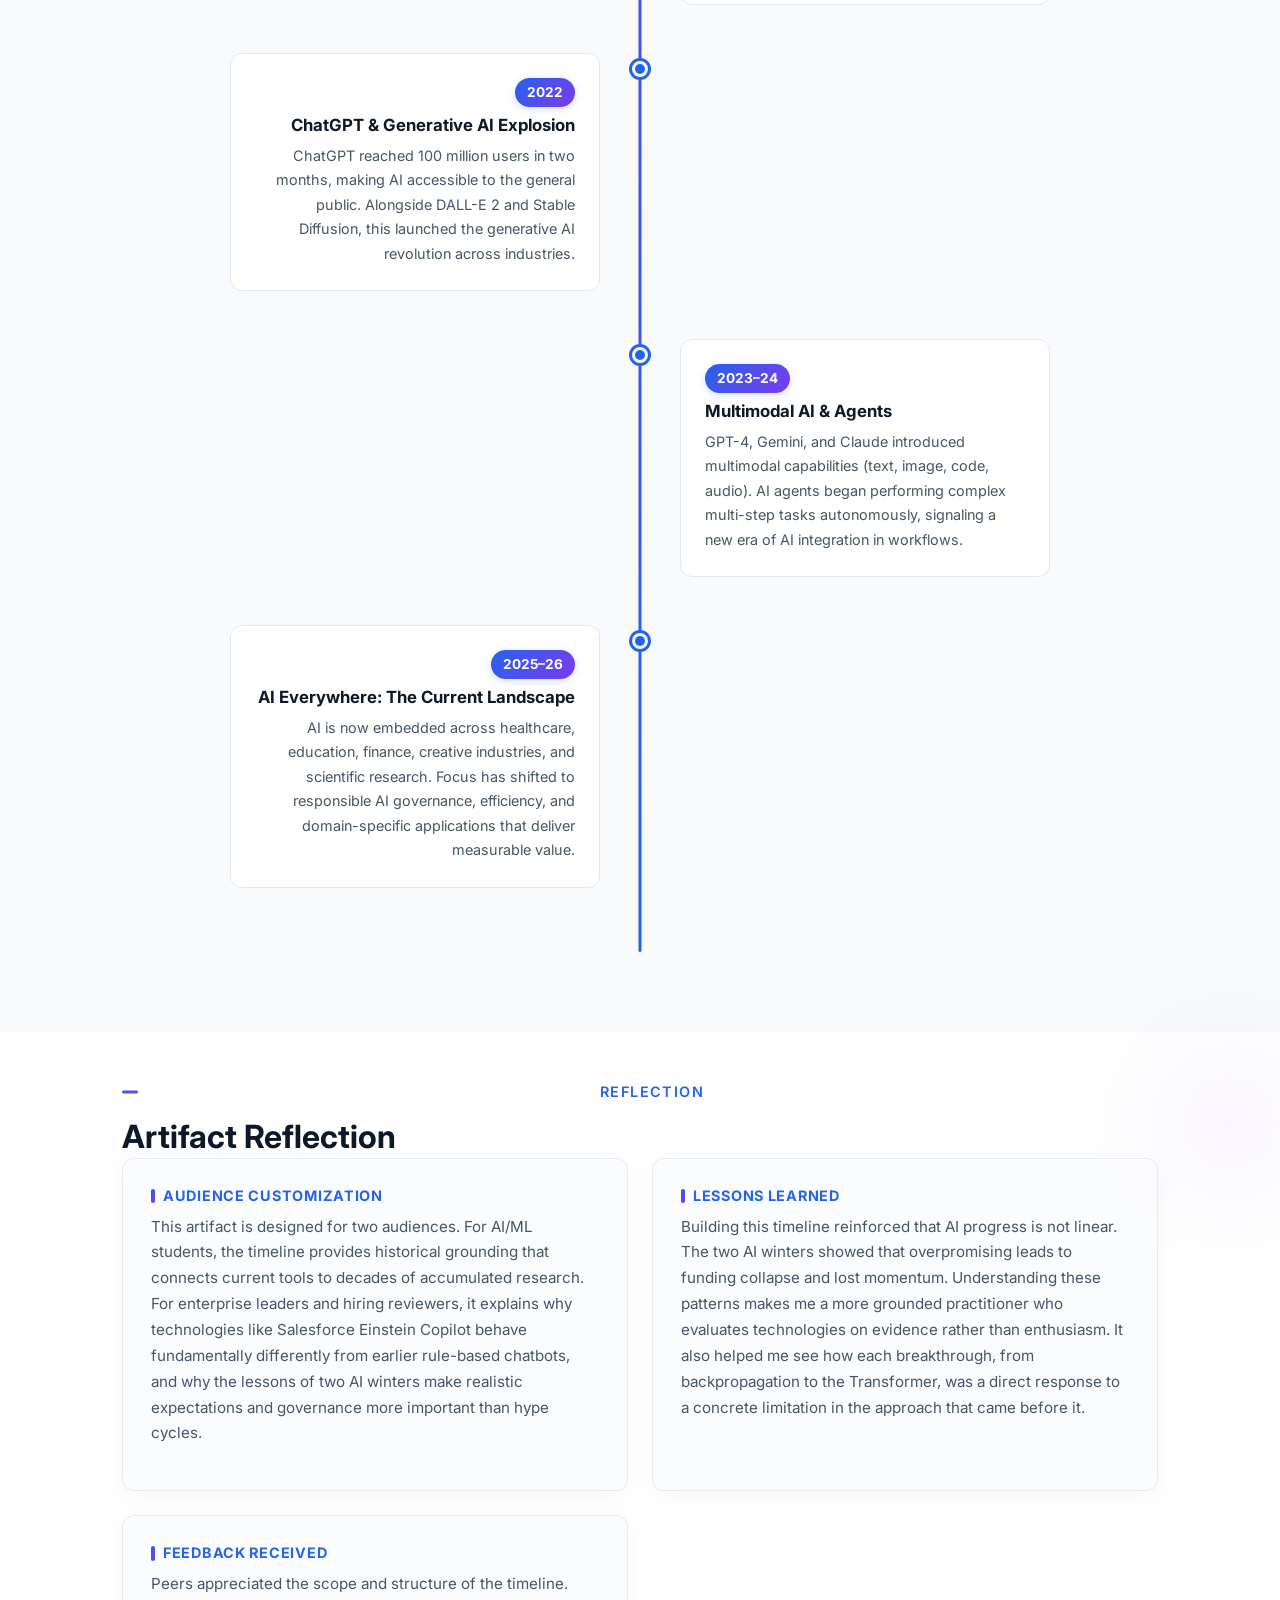
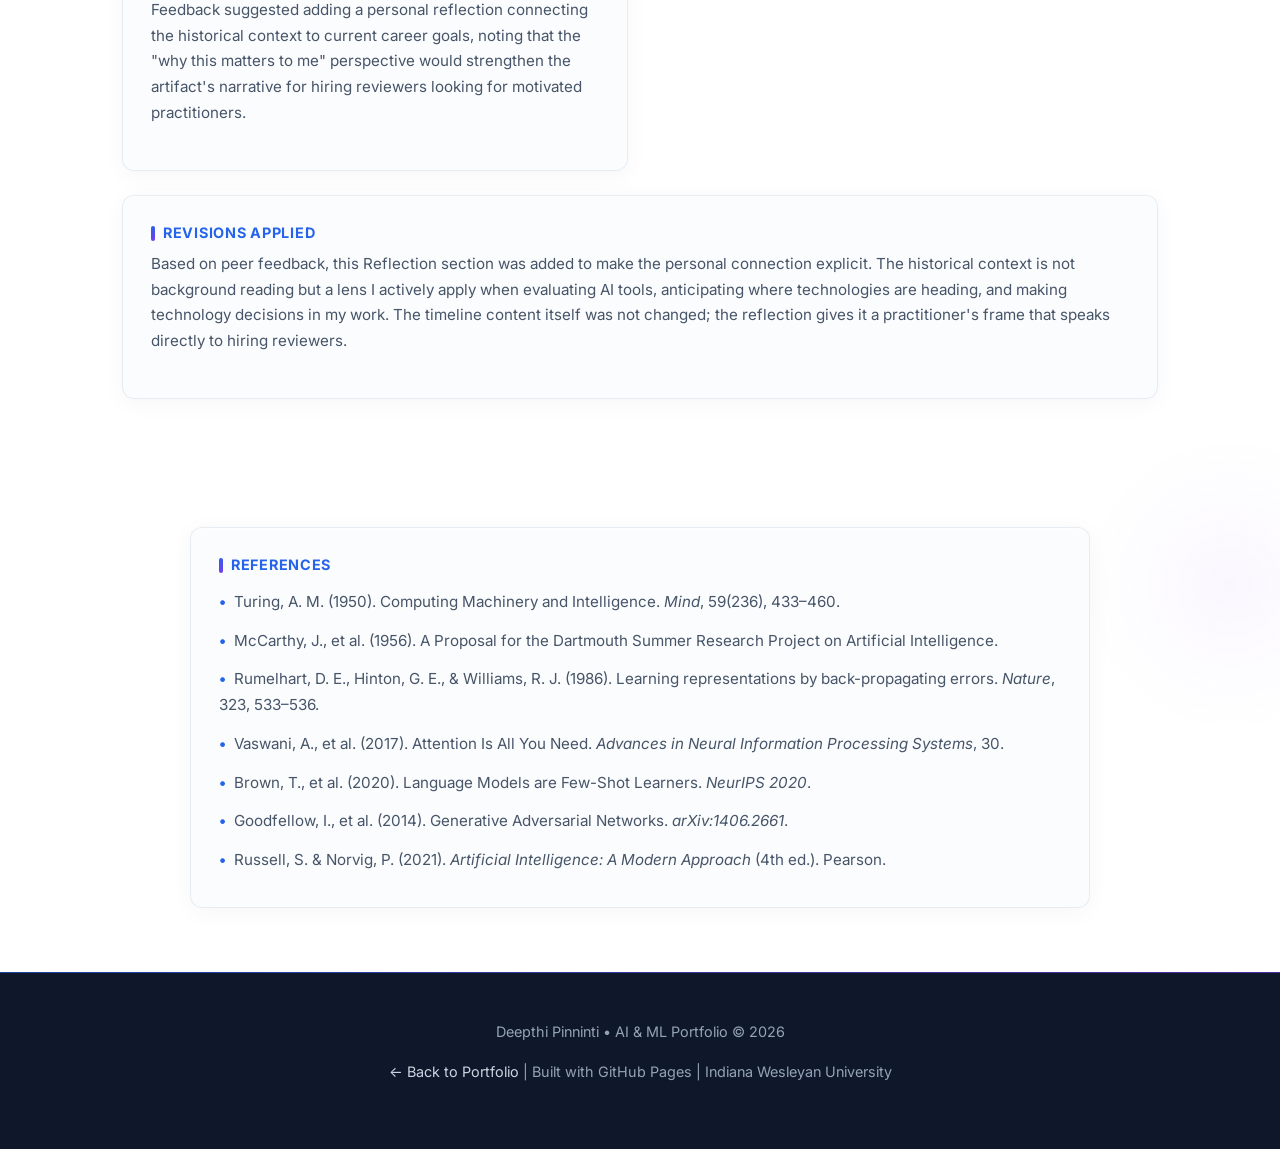
<file: artifacts/1-ai-ml-timeline/index.html>
<!DOCTYPE html>
<html lang="en">
<head>
  <meta charset="UTF-8">
  <meta name="viewport" content="width=device-width, initial-scale=1.0">
  <title>AI &amp; ML Timeline | Deepthi Pinninti Portfolio</title>
  <meta name="description" content="An interactive timeline of key milestones in Artificial Intelligence and Machine Learning history.">
  <link rel="preconnect" href="https://fonts.googleapis.com">
  <link rel="preconnect" href="https://fonts.gstatic.com" crossorigin>
  <link href="https://fonts.googleapis.com/css2?family=Inter:wght@400;500;600;700&display=swap" rel="stylesheet">
  <link rel="stylesheet" href="../../css/style.css">
  <style>
    /* ===== Enhanced Hero ===== */
    .artifact-page-hero {
      position: relative;
      overflow: hidden;
      padding: 10rem 0 5rem;
      background: linear-gradient(135deg, #0f172a 0%, #1e293b 40%, #0f172a 100%);
      color: #f1f5f9;
    }

    .artifact-page-hero::before {
      content: '';
      position: absolute;
      inset: 0;
      background:
        radial-gradient(ellipse 600px 400px at 20% 50%, rgba(37, 99, 235, 0.15) 0%, transparent 70%),
        radial-gradient(ellipse 500px 350px at 80% 30%, rgba(124, 58, 237, 0.12) 0%, transparent 70%);
      pointer-events: none;
    }

    .artifact-page-hero .container {
      position: relative;
      z-index: 2;
    }

    .artifact-page-hero h1 {
      color: #f1f5f9;
      font-size: 3.25rem;
      letter-spacing: -0.03em;
      line-height: 1.15;
    }

    .artifact-page-hero .breadcrumb a {
      color: #94a3b8;
    }

    .artifact-page-hero .breadcrumb a:hover {
      color: #e2e8f0;
    }

    .artifact-page-hero .breadcrumb span {
      color: #64748b;
    }

    .artifact-page-hero .breadcrumb .breadcrumb-current {
      color: #93c5fd;
    }

    .artifact-page-hero .hero-tag {
      background: rgba(37, 99, 235, 0.2);
      border: 1px solid rgba(37, 99, 235, 0.35);
      color: #93c5fd;
    }

    .artifact-page-hero .artifact-hero-desc {
      color: #94a3b8;
      font-size: 1.2rem;
      line-height: 1.8;
    }

    .artifact-page-hero .meta-tag {
      background: rgba(255, 255, 255, 0.06);
      border: 1px solid rgba(255, 255, 255, 0.1);
      color: #94a3b8;
    }

    /* ===== Particle Background ===== */
    .particle-bg {
      position: absolute;
      inset: 0;
      overflow: hidden;
      z-index: 0;
    }

    .particle-bg .particle {
      position: absolute;
      border-radius: 50%;
      pointer-events: none;
      animation: particleRise linear infinite;
      opacity: 0;
    }

    @keyframes particleRise {
      0% {
        transform: translateY(100vh) scale(0);
        opacity: 0;
      }
      10% {
        opacity: 1;
      }
      90% {
        opacity: 1;
      }
      100% {
        transform: translateY(-20vh) scale(1);
        opacity: 0;
      }
    }

    /* ===== Hero Grid Pattern ===== */
    .hero-grid-pattern {
      position: absolute;
      inset: 0;
      z-index: 0;
      background-image:
        linear-gradient(rgba(37, 99, 235, 0.04) 1px, transparent 1px),
        linear-gradient(90deg, rgba(37, 99, 235, 0.04) 1px, transparent 1px);
      background-size: 60px 60px;
      mask-image: radial-gradient(ellipse 80% 70% at 50% 50%, black 30%, transparent 80%);
      -webkit-mask-image: radial-gradient(ellipse 80% 70% at 50% 50%, black 30%, transparent 80%);
    }

    /* ===== Hero Stats Bar ===== */
    .hero-stats {
      display: flex;
      gap: 2.5rem;
      margin-top: 2.5rem;
      padding-top: 2rem;
      border-top: 1px solid rgba(255, 255, 255, 0.08);
    }

    .hero-stat {
      text-align: left;
    }

    .hero-stat .stat-number {
      display: block;
      font-size: 2rem;
      font-weight: 700;
      background: var(--gradient);
      -webkit-background-clip: text;
      -webkit-text-fill-color: transparent;
      background-clip: text;
      line-height: 1.2;
    }

    .hero-stat .stat-label {
      font-size: 0.8rem;
      color: #64748b;
      text-transform: uppercase;
      letter-spacing: 0.08em;
      font-weight: 500;
    }

    /* ===== Glass Card ===== */
    .glass-card {
      background: rgba(248, 250, 252, 0.6);
      backdrop-filter: blur(12px);
      -webkit-backdrop-filter: blur(12px);
      border: 1px solid rgba(226, 232, 240, 0.8);
      box-shadow:
        0 4px 24px rgba(0, 0, 0, 0.04),
        inset 0 1px 0 rgba(255, 255, 255, 0.6);
      transition: all 0.35s cubic-bezier(0.4, 0, 0.2, 1);
    }

    .glass-card:hover {
      background: rgba(248, 250, 252, 0.85);
      border-color: rgba(37, 99, 235, 0.25);
      box-shadow:
        0 8px 32px rgba(37, 99, 235, 0.08),
        0 2px 8px rgba(0, 0, 0, 0.06),
        inset 0 1px 0 rgba(255, 255, 255, 0.8);
      transform: translateY(-4px);
    }

    /* ===== Tilt Card (3D hover) ===== */
    .tilt-card {
      transition: all 0.4s cubic-bezier(0.4, 0, 0.2, 1);
      transform-style: preserve-3d;
      will-change: transform;
    }

    .tilt-card:hover {
      box-shadow:
        0 20px 40px rgba(37, 99, 235, 0.1),
        0 4px 12px rgba(0, 0, 0, 0.06);
    }

    /* Scroll reveal handled by main CSS + main.js */

    /* ===== Enhanced Timeline ===== */
    .timeline-section {
      position: relative;
      overflow: hidden;
    }

    .timeline-section::before {
      content: '';
      position: absolute;
      top: 0;
      left: 50%;
      transform: translateX(-50%);
      width: 800px;
      height: 800px;
      border-radius: 50%;
      background: radial-gradient(circle, rgba(37, 99, 235, 0.04) 0%, transparent 70%);
      pointer-events: none;
    }

    .timeline::before {
      background: linear-gradient(180deg, var(--primary), var(--accent), var(--primary));
      width: 3px;
    }

    .timeline-dot {
      transition: all 0.4s cubic-bezier(0.4, 0, 0.2, 1);
    }

    .timeline-item:hover .timeline-dot {
      transform: scale(1.5);
      box-shadow: 0 0 0 4px var(--primary), 0 0 16px rgba(37, 99, 235, 0.3);
    }

    .era-label span {
      background: linear-gradient(135deg, var(--primary) 0%, var(--accent) 100%);
      box-shadow: 0 4px 16px rgba(124, 58, 237, 0.3);
      padding: 0.5rem 1.5rem;
      font-size: 0.95rem;
    }

    .timeline-card.tilt-card {
      border: 1px solid var(--border);
      background: var(--bg);
    }

    .timeline-card.tilt-card:hover {
      border-color: rgba(37, 99, 235, 0.3);
      transform: translateY(-4px);
    }

    .timeline-year {
      background: var(--gradient);
      box-shadow: 0 2px 8px rgba(37, 99, 235, 0.2);
    }

    /* ===== Enhanced Section Label ===== */
    .timeline-section .section-label {
      text-align: center;
      display: block;
    }

    /* ===== Enhanced References ===== */
    .references-section .info-card {
      position: relative;
      overflow: hidden;
    }

    .references-section .info-card::before {
      content: '';
      position: absolute;
      top: 0;
      left: 0;
      right: 0;
      height: 3px;
      background: var(--gradient);
    }

    .references-section .info-card ul li {
      padding: 0.4rem 0;
      transition: all 0.2s ease;
    }

    .references-section .info-card ul li:hover {
      padding-left: 0.5rem;
      color: var(--text);
    }

    /* ===== Info Card Enhancements ===== */
    .info-card.glass-card {
      position: relative;
      overflow: hidden;
    }

    .info-card.glass-card::after {
      content: '';
      position: absolute;
      top: 0;
      left: 0;
      right: 0;
      height: 3px;
      background: var(--gradient);
      transform: scaleX(0);
      transform-origin: left;
      transition: transform 0.4s cubic-bezier(0.4, 0, 0.2, 1);
    }

    .info-card.glass-card:hover::after {
      transform: scaleX(1);
    }

    .info-card.glass-card h4 {
      display: flex;
      align-items: center;
      gap: 0.5rem;
    }

    .info-card.glass-card h4::before {
      content: '';
      display: inline-block;
      width: 4px;
      height: 1em;
      background: var(--gradient);
      border-radius: 2px;
      flex-shrink: 0;
    }

    /* ===== Enhanced Artifact Info Section ===== */
    .artifact-content {
      position: relative;
    }

    .artifact-content::before {
      content: '';
      position: absolute;
      top: -60px;
      right: -100px;
      width: 300px;
      height: 300px;
      border-radius: 50%;
      background: radial-gradient(circle, rgba(124, 58, 237, 0.04) 0%, transparent 70%);
      pointer-events: none;
    }

    /* ===== Enhanced Footer ===== */
    .footer {
      position: relative;
      overflow: hidden;
    }

    .footer::before {
      content: '';
      position: absolute;
      top: 0;
      left: 0;
      right: 0;
      height: 1px;
      background: var(--gradient);
    }

    /* ===== Reduced Motion Preference ===== */
    @media (prefers-reduced-motion: reduce) {
      .particle-bg .particle {
        animation: none;
        display: none;
      }

      .tilt-card:hover,
      .glass-card:hover,
      .timeline-card.tilt-card:hover {
        transform: none;
      }
    }

    /* ===== Responsive Enhancements ===== */
    @media (max-width: 768px) {
      .artifact-page-hero {
        padding: 8rem 0 3rem;
      }

      .artifact-page-hero h1 {
        font-size: 2.25rem;
      }

      .hero-stats {
        gap: 1.5rem;
        flex-wrap: wrap;
      }

      .hero-stat .stat-number {
        font-size: 1.5rem;
      }
    }
  </style>
</head>
<body>

  <a href="#main" class="skip-link">Skip to main content</a>

  <!-- Navigation -->
  <nav class="navbar" aria-label="Main navigation">
    <div class="container">
      <a href="../../index.html" class="nav-brand"><span>DP</span> Portfolio</a>
      <ul class="nav-links">
        <li><a href="../../index.html">Home</a></li>
        <li><a href="../../index.html#artifacts">Artifacts</a></li>
      </ul>
    </div>
  </nav>

  <main id="main">

    <!-- Artifact Hero -->
    <section class="artifact-page-hero">
      <div class="hero-grid-pattern" aria-hidden="true"></div>
      <div class="particle-bg" aria-hidden="true"></div>
      <div class="container">
        <nav class="breadcrumb" aria-label="Breadcrumb">
          <a href="../../index.html">Home</a>
          <span aria-hidden="true">/</span>
          <a href="../../index.html#artifacts">Artifacts</a>
          <span aria-hidden="true">/</span>
          <span class="breadcrumb-current" aria-current="page">AI &amp; ML Timeline</span>
        </nav>
        <div class="hero-tag">Artifact 1 &bull; Workshop 1</div>
        <h1>The Evolution of <span class="gradient-text">AI &amp; Machine Learning</span></h1>
        <p class="artifact-hero-desc">A comprehensive timeline tracing the pivotal moments, breakthroughs, and paradigm shifts that have shaped artificial intelligence and machine learning from theoretical beginnings to today's transformative applications.</p>
        <div class="artifact-meta">
          <span class="meta-tag">March 2026</span>
          <span class="meta-tag">IWU - AI &amp; ML Course</span>
          <span class="meta-tag">Research &amp; Synthesis</span>
        </div>
        <div class="hero-stats">
          <div class="hero-stat">
            <span class="stat-number">19</span>
            <span class="stat-label">Key Events</span>
          </div>
          <div class="hero-stat">
            <span class="stat-number">76</span>
            <span class="stat-label">Years Covered</span>
          </div>
          <div class="hero-stat">
            <span class="stat-number">4</span>
            <span class="stat-label">Distinct Eras</span>
          </div>
          <div class="hero-stat">
            <span class="stat-number">7</span>
            <span class="stat-label">References</span>
          </div>
        </div>
      </div>
    </section>

    <!-- Artifact Information -->
    <section class="artifact-content reveal">
      <div class="container">
        <div class="artifact-info-grid">

          <div class="info-card glass-card reveal" data-delay="0">
            <h4>Introduction</h4>
            <p>This artifact was created as part of Workshop 1 in the AI and Machine Learning course at Indiana Wesleyan University. It traces the history of artificial intelligence and machine learning from 1950 to the present, covering the foundational theories, major breakthroughs, periods of setback, and the current era of generative AI. The goal was to build historical context that informs better decisions about where AI is heading and what technologies are worth investing in.</p>
          </div>

          <div class="info-card glass-card reveal" data-delay="50">
            <h4>Description</h4>
            <p>An interactive timeline organized into four distinct eras: The Foundations (1950s to 1960s), Challenges and Revivals (1970s to 1990s), the Machine Learning Revolution (2000s to 2010s), and the Generative AI Era (2017 to present). Each milestone is presented with historical context explaining not just what happened, but why it mattered and how it influenced what came next. The timeline covers 19 key events across 76 years, from Alan Turing's foundational question to the emergence of multimodal AI agents.</p>
          </div>

          <div class="info-card glass-card reveal" data-delay="200">
            <h4>Objective</h4>
            <p>To research, synthesize, and present the major milestones in AI and ML history, demonstrating an understanding of how foundational concepts evolved into the technologies shaping our world today.</p>
          </div>

          <div class="info-card glass-card reveal" data-delay="300">
            <h4>Process</h4>
            <ol style="padding-left:1.25rem;line-height:1.9;color:var(--text-light);font-size:0.95rem;">
  <li>Defined the research scope by identifying four major eras in AI history, establishing 1950 as the starting point based on Turing's foundational paper.</li>
  <li>Reviewed 7 academic and industry sources including foundational papers by Turing, McCarthy, Rumelhart, Vaswani, and Russell and Norvig to ensure historical accuracy.</li>
  <li>Selected 19 milestones that represent genuine inflection points rather than incremental progress, focusing on moments that changed the direction of the field.</li>
  <li>Organized milestones chronologically into era groups and wrote contextual narratives explaining the cause-and-effect relationships between events.</li>
  <li>Built the interactive timeline using HTML5, CSS3 scroll animations, and vanilla JavaScript, then deployed to GitHub Pages for public access.</li>
</ol>
          </div>

          <div class="info-card glass-card reveal" data-delay="150">
            <h4>Tools and Technologies</h4>
            <ul style="padding-left:1.25rem;line-height:1.9;color:var(--text-light);font-size:0.95rem;">
  <li><strong>Semantic HTML5</strong> - chosen because accessible markup is essential for content-heavy timelines that need to work with screen readers and search indexing.</li>
  <li><strong>CSS3 scroll animations</strong> - used because scroll-driven transitions create a visual progression that matches the chronological flow of the content, guiding the reader through history naturally.</li>
  <li><strong>Vanilla JavaScript</strong> - chosen deliberately to avoid framework dependencies and demonstrate core programming fundamentals without hiding logic behind abstractions.</li>
  <li><strong>Academic databases (Google Scholar, IEEE)</strong> - used to source peer-reviewed papers and ensure claims are grounded in documented research, not popular retellings.</li>
  <li><strong>GitHub Pages</strong> - chosen for free static hosting that integrates directly with the repository, keeping deployment simple and the artifact publicly accessible.</li>
</ul>
          </div>

          <div class="info-card glass-card reveal" data-delay="400">
            <h4>Value Proposition</h4>
            <p>This artifact demonstrates my ability to research complex technical topics, synthesize information from multiple sources, and communicate findings in an accessible, visually engaging format. It serves as a resource for anyone wanting to understand the AI/ML landscape.</p>
          </div>

          <div class="info-card glass-card full-width reveal" data-delay="500">
            <h4>Unique Value</h4>
            <p>Understanding the history of AI and ML is critical for any professional in the field. This timeline not only shows <strong>what</strong> happened, but <strong>why</strong> each breakthrough mattered and how it built upon previous work. As an AI/ML practitioner, this historical perspective informs better decision-making about which technologies to apply and how to anticipate future developments.</p>
          </div>

          <div class="info-card glass-card full-width reveal" data-delay="600">
            <h4>Relevance</h4>
            <p>For enterprise AI leaders and product teams, understanding AI history directly informs better technology decisions. Knowing why the 2017 Transformer architecture replaced RNNs explains why LLM-based tools like Salesforce Einstein Copilot behave differently from earlier rule-based chatbots. Knowing what caused two AI winters explains why realistic expectations and governance matter more than hype cycles. This historical grounding separates practitioners who can justify their technology choices from those who simply follow trends. Companies investing in AI platforms need people who understand not just what the tools do, but why they exist and what they were built to solve.</p>
          </div>

        </div>
      </div>
    </section>

    <!-- The Timeline -->
    <section class="timeline-section">
      <div class="container">
        <div class="section-label">The Journey of AI</div>
        <h2>AI &amp; Machine Learning Timeline</h2>

        <div class="timeline">
          <div class="timeline-progress"></div>

          <!-- Era: Foundations -->
          <div class="era-label">
            <span>The Foundations (1950s&ndash;1960s)</span>
          </div>

          <div class="timeline-item left">
            <div class="timeline-dot"></div>
            <div class="timeline-card tilt-card">
              <span class="timeline-year">1950</span>
              <h4>The Turing Test</h4>
              <p>Alan Turing published "Computing Machinery and Intelligence," proposing the Imitation Game as a measure of machine intelligence. This landmark paper asked the foundational question: "Can machines think?"</p>
            </div>
          </div>

          <div class="timeline-item right">
            <div class="timeline-dot"></div>
            <div class="timeline-card tilt-card">
              <span class="timeline-year">1956</span>
              <h4>Dartmouth Conference</h4>
              <p>John McCarthy, Marvin Minsky, and colleagues coined the term "Artificial Intelligence" at the Dartmouth Summer Research Project, officially establishing AI as an academic discipline.</p>
            </div>
          </div>

          <div class="timeline-item left">
            <div class="timeline-dot"></div>
            <div class="timeline-card tilt-card">
              <span class="timeline-year">1958</span>
              <h4>The Perceptron</h4>
              <p>Frank Rosenblatt developed the Perceptron, an early neural network model capable of binary classification. It was one of the first algorithms that could learn from data.</p>
            </div>
          </div>

          <div class="timeline-item right">
            <div class="timeline-dot"></div>
            <div class="timeline-card tilt-card">
              <span class="timeline-year">1966</span>
              <h4>ELIZA Chatbot</h4>
              <p>Joseph Weizenbaum created ELIZA at MIT, one of the first conversational AI programs. It simulated conversation by pattern matching, foreshadowing modern chatbots.</p>
            </div>
          </div>

          <!-- Era: AI Winters and Revivals -->
          <div class="era-label">
            <span>Challenges &amp; Revivals (1970s&ndash;1990s)</span>
          </div>

          <div class="timeline-item left">
            <div class="timeline-dot"></div>
            <div class="timeline-card tilt-card">
              <span class="timeline-year">1974&ndash;80</span>
              <h4>First AI Winter</h4>
              <p>Reduced funding and unmet expectations led to the first "AI Winter." The Lighthill Report (1973) criticized AI's lack of progress, causing governments to cut research funding significantly.</p>
            </div>
          </div>

          <div class="timeline-item right">
            <div class="timeline-dot"></div>
            <div class="timeline-card tilt-card">
              <span class="timeline-year">1980</span>
              <h4>Expert Systems Boom</h4>
              <p>Expert systems like XCON (R1) demonstrated commercial viability, reigniting AI investment. These rule-based systems encoded human expertise for specialized decision-making in business and medicine.</p>
            </div>
          </div>

          <div class="timeline-item left">
            <div class="timeline-dot"></div>
            <div class="timeline-card tilt-card">
              <span class="timeline-year">1986</span>
              <h4>Backpropagation</h4>
              <p>Rumelhart, Hinton, and Williams popularized the backpropagation algorithm, enabling efficient training of multi-layer neural networks. This breakthrough revived interest in connectionism and deep learning.</p>
            </div>
          </div>

          <div class="timeline-item right">
            <div class="timeline-dot"></div>
            <div class="timeline-card tilt-card">
              <span class="timeline-year">1997</span>
              <h4>Deep Blue Defeats Kasparov</h4>
              <p>IBM's Deep Blue became the first computer to defeat a reigning world chess champion, Garry Kasparov, in a six-game match. This marked a milestone in AI's ability to master complex strategic tasks.</p>
            </div>
          </div>

          <!-- Era: Modern ML -->
          <div class="era-label">
            <span>The Machine Learning Revolution (2000s&ndash;2010s)</span>
          </div>

          <div class="timeline-item left">
            <div class="timeline-dot"></div>
            <div class="timeline-card tilt-card">
              <span class="timeline-year">2006</span>
              <h4>Deep Learning Renaissance</h4>
              <p>Geoffrey Hinton's work on deep belief networks showed that deep neural networks could be effectively trained layer by layer. This sparked the deep learning renaissance that continues today.</p>
            </div>
          </div>

          <div class="timeline-item right">
            <div class="timeline-dot"></div>
            <div class="timeline-card tilt-card">
              <span class="timeline-year">2011</span>
              <h4>Watson Wins Jeopardy!</h4>
              <p>IBM Watson defeated champions Ken Jennings and Brad Rutter on Jeopardy!, demonstrating AI's ability to understand natural language, process unstructured information, and reason under uncertainty.</p>
            </div>
          </div>

          <div class="timeline-item left">
            <div class="timeline-dot"></div>
            <div class="timeline-card tilt-card">
              <span class="timeline-year">2012</span>
              <h4>AlexNet &amp; ImageNet</h4>
              <p>Alex Krizhevsky's deep CNN won the ImageNet competition by a massive margin, proving deep learning's superiority for image recognition. This catalyzed the widespread adoption of deep learning across the industry.</p>
            </div>
          </div>

          <div class="timeline-item right">
            <div class="timeline-dot"></div>
            <div class="timeline-card tilt-card">
              <span class="timeline-year">2014</span>
              <h4>Generative Adversarial Networks</h4>
              <p>Ian Goodfellow introduced GANs, where two neural networks compete to generate increasingly realistic synthetic data. GANs opened new frontiers in image generation, style transfer, and creative AI applications.</p>
            </div>
          </div>

          <div class="timeline-item left">
            <div class="timeline-dot"></div>
            <div class="timeline-card tilt-card">
              <span class="timeline-year">2016</span>
              <h4>AlphaGo Defeats Lee Sedol</h4>
              <p>Google DeepMind's AlphaGo defeated world Go champion Lee Sedol 4&ndash;1. Go's complexity (more possible positions than atoms in the universe) made this a landmark achievement for reinforcement learning.</p>
            </div>
          </div>

          <!-- Era: LLMs and Today -->
          <div class="era-label">
            <span>The Generative AI Era (2017&ndash;Present)</span>
          </div>

          <div class="timeline-item right">
            <div class="timeline-dot"></div>
            <div class="timeline-card tilt-card">
              <span class="timeline-year">2017</span>
              <h4>Transformers: "Attention Is All You Need"</h4>
              <p>Google researchers introduced the Transformer architecture, replacing recurrent models with self-attention mechanisms. This became the foundation for virtually all modern large language models.</p>
            </div>
          </div>

          <div class="timeline-item left">
            <div class="timeline-dot"></div>
            <div class="timeline-card tilt-card">
              <span class="timeline-year">2018</span>
              <h4>BERT &amp; GPT</h4>
              <p>Google released BERT and OpenAI released GPT, demonstrating that large-scale pre-trained language models could achieve state-of-the-art performance across a wide range of NLP tasks through transfer learning.</p>
            </div>
          </div>

          <div class="timeline-item right">
            <div class="timeline-dot"></div>
            <div class="timeline-card tilt-card">
              <span class="timeline-year">2020</span>
              <h4>GPT-3: Scale Changes Everything</h4>
              <p>OpenAI's GPT-3 with 175 billion parameters showed emergent abilities: writing code, composing essays, translating languages, and performing tasks it wasn't explicitly trained for, demonstrating the power of scale.</p>
            </div>
          </div>

          <div class="timeline-item left">
            <div class="timeline-dot"></div>
            <div class="timeline-card tilt-card">
              <span class="timeline-year">2022</span>
              <h4>ChatGPT &amp; Generative AI Explosion</h4>
              <p>ChatGPT reached 100 million users in two months, making AI accessible to the general public. Alongside DALL-E 2 and Stable Diffusion, this launched the generative AI revolution across industries.</p>
            </div>
          </div>

          <div class="timeline-item right">
            <div class="timeline-dot"></div>
            <div class="timeline-card tilt-card">
              <span class="timeline-year">2023&ndash;24</span>
              <h4>Multimodal AI &amp; Agents</h4>
              <p>GPT-4, Gemini, and Claude introduced multimodal capabilities (text, image, code, audio). AI agents began performing complex multi-step tasks autonomously, signaling a new era of AI integration in workflows.</p>
            </div>
          </div>

          <div class="timeline-item left">
            <div class="timeline-dot"></div>
            <div class="timeline-card tilt-card">
              <span class="timeline-year">2025&ndash;26</span>
              <h4>AI Everywhere: The Current Landscape</h4>
              <p>AI is now embedded across healthcare, education, finance, creative industries, and scientific research. Focus has shifted to responsible AI governance, efficiency, and domain-specific applications that deliver measurable value.</p>
            </div>
          </div>

        </div>
      </div>
    </section>

    <!-- Reflection -->
    <section class="artifact-content reveal">
      <div class="container">
        <div class="section-label" style="text-align:center;display:block;">Reflection</div>
        <h2>Artifact Reflection</h2>

        <div class="artifact-info-grid">

          <div class="info-card glass-card reveal" data-delay="100">
            <h4>Audience Customization</h4>
            <p>This artifact is designed for two audiences. For AI/ML students, the timeline provides historical grounding that connects current tools to decades of accumulated research. For enterprise leaders and hiring reviewers, it explains why technologies like Salesforce Einstein Copilot behave fundamentally differently from earlier rule-based chatbots, and why the lessons of two AI winters make realistic expectations and governance more important than hype cycles.</p>
          </div>

          <div class="info-card glass-card reveal" data-delay="200">
            <h4>Lessons Learned</h4>
            <p>Building this timeline reinforced that AI progress is not linear. The two AI winters showed that overpromising leads to funding collapse and lost momentum. Understanding these patterns makes me a more grounded practitioner who evaluates technologies on evidence rather than enthusiasm. It also helped me see how each breakthrough, from backpropagation to the Transformer, was a direct response to a concrete limitation in the approach that came before it.</p>
          </div>

          <div class="info-card glass-card reveal" data-delay="300">
            <h4>Feedback Received</h4>
            <p>Peers appreciated the scope and structure of the timeline. Feedback suggested adding a personal reflection connecting the historical context to current career goals, noting that the "why this matters to me" perspective would strengthen the artifact's narrative for hiring reviewers looking for motivated practitioners.</p>
          </div>

          <div class="info-card glass-card full-width reveal" data-delay="400">
            <h4>Revisions Applied</h4>
            <p>Based on peer feedback, this Reflection section was added to make the personal connection explicit. The historical context is not background reading but a lens I actively apply when evaluating AI tools, anticipating where technologies are heading, and making technology decisions in my work. The timeline content itself was not changed; the reflection gives it a practitioner's frame that speaks directly to hiring reviewers.</p>
          </div>

        </div>
      </div>
    </section>

    <!-- References -->
    <section class="artifact-content references-section reveal">
      <div class="container">
        <div class="info-card glass-card full-width references-card">
          <h4>References</h4>
          <ul>
            <li>Turing, A. M. (1950). Computing Machinery and Intelligence. <em>Mind</em>, 59(236), 433&ndash;460.</li>
            <li>McCarthy, J., et al. (1956). A Proposal for the Dartmouth Summer Research Project on Artificial Intelligence.</li>
            <li>Rumelhart, D. E., Hinton, G. E., &amp; Williams, R. J. (1986). Learning representations by back-propagating errors. <em>Nature</em>, 323, 533&ndash;536.</li>
            <li>Vaswani, A., et al. (2017). Attention Is All You Need. <em>Advances in Neural Information Processing Systems</em>, 30.</li>
            <li>Brown, T., et al. (2020). Language Models are Few-Shot Learners. <em>NeurIPS 2020</em>.</li>
            <li>Goodfellow, I., et al. (2014). Generative Adversarial Networks. <em>arXiv:1406.2661</em>.</li>
            <li>Russell, S. &amp; Norvig, P. (2021). <em>Artificial Intelligence: A Modern Approach</em> (4th ed.). Pearson.</li>
          </ul>
        </div>
      </div>
    </section>

  </main>

  <!-- Footer -->
  <footer class="footer">
    <div class="container">
      <p>Deepthi Pinninti &bull; AI &amp; ML Portfolio &copy; 2026</p>
      <p class="footer-sub"><a href="../../index.html">&#8592; Back to Portfolio</a> | Built with GitHub Pages | Indiana Wesleyan University</p>
    </div>
  </footer>

  <script>
    /* ===== Particle Generator ===== */
    (function initParticles() {
      var bg = document.querySelector('.particle-bg');
      if (!bg) return;
      var prefersReduced = window.matchMedia('(prefers-reduced-motion: reduce)').matches;
      if (prefersReduced) return;

      var colors = [
        'rgba(37, 99, 235, 0.25)',
        'rgba(124, 58, 237, 0.2)',
        'rgba(37, 99, 235, 0.15)',
        'rgba(124, 58, 237, 0.12)',
        'rgba(59, 130, 246, 0.18)'
      ];

      for (var i = 0; i < 30; i++) {
        var particle = document.createElement('div');
        particle.classList.add('particle');
        var size = Math.random() * 4 + 2;
        particle.style.width = size + 'px';
        particle.style.height = size + 'px';
        particle.style.left = Math.random() * 100 + '%';
        particle.style.background = colors[Math.floor(Math.random() * colors.length)];
        particle.style.animationDuration = (Math.random() * 15 + 10) + 's';
        particle.style.animationDelay = (Math.random() * 10) + 's';
        bg.appendChild(particle);
      }
    })();

    /* Scroll reveal and tilt handled by main.js */
  </script>
  <script src="../../js/main.js" defer></script>
</body>
</html>
</file>
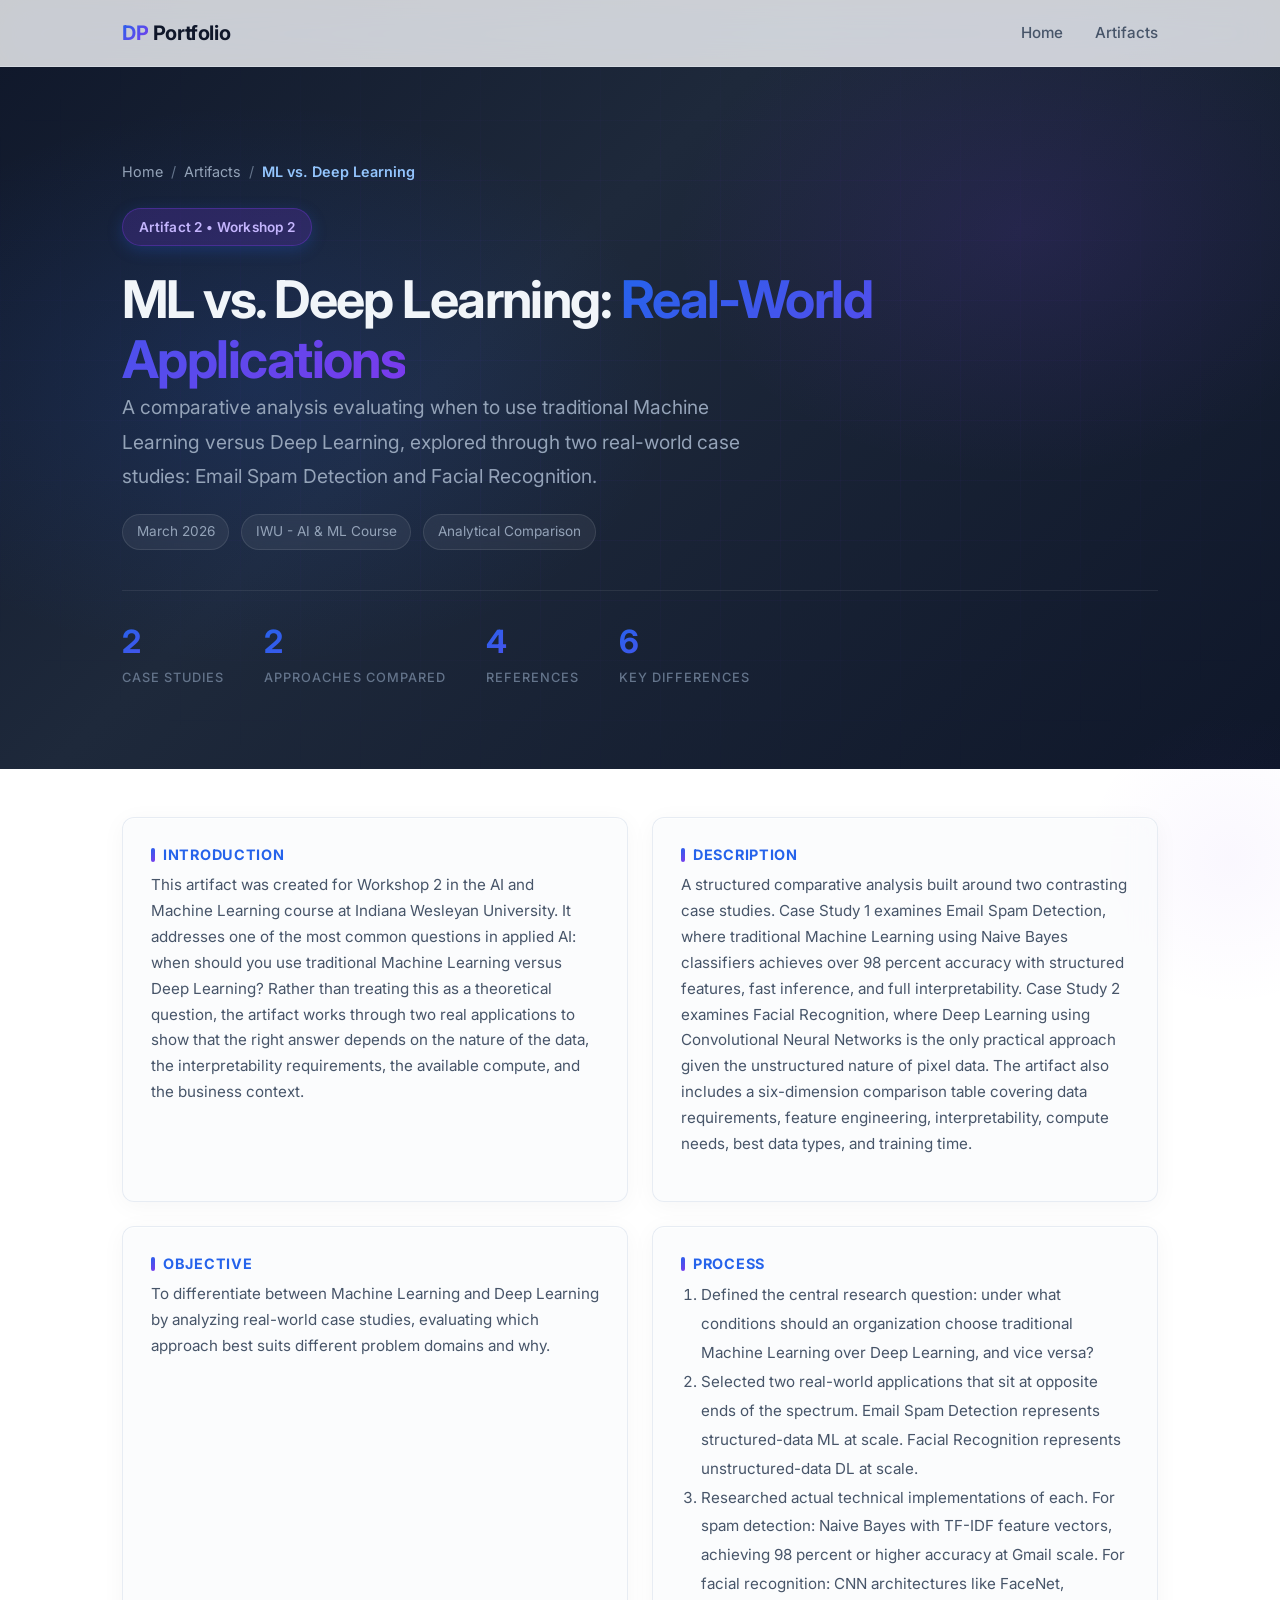
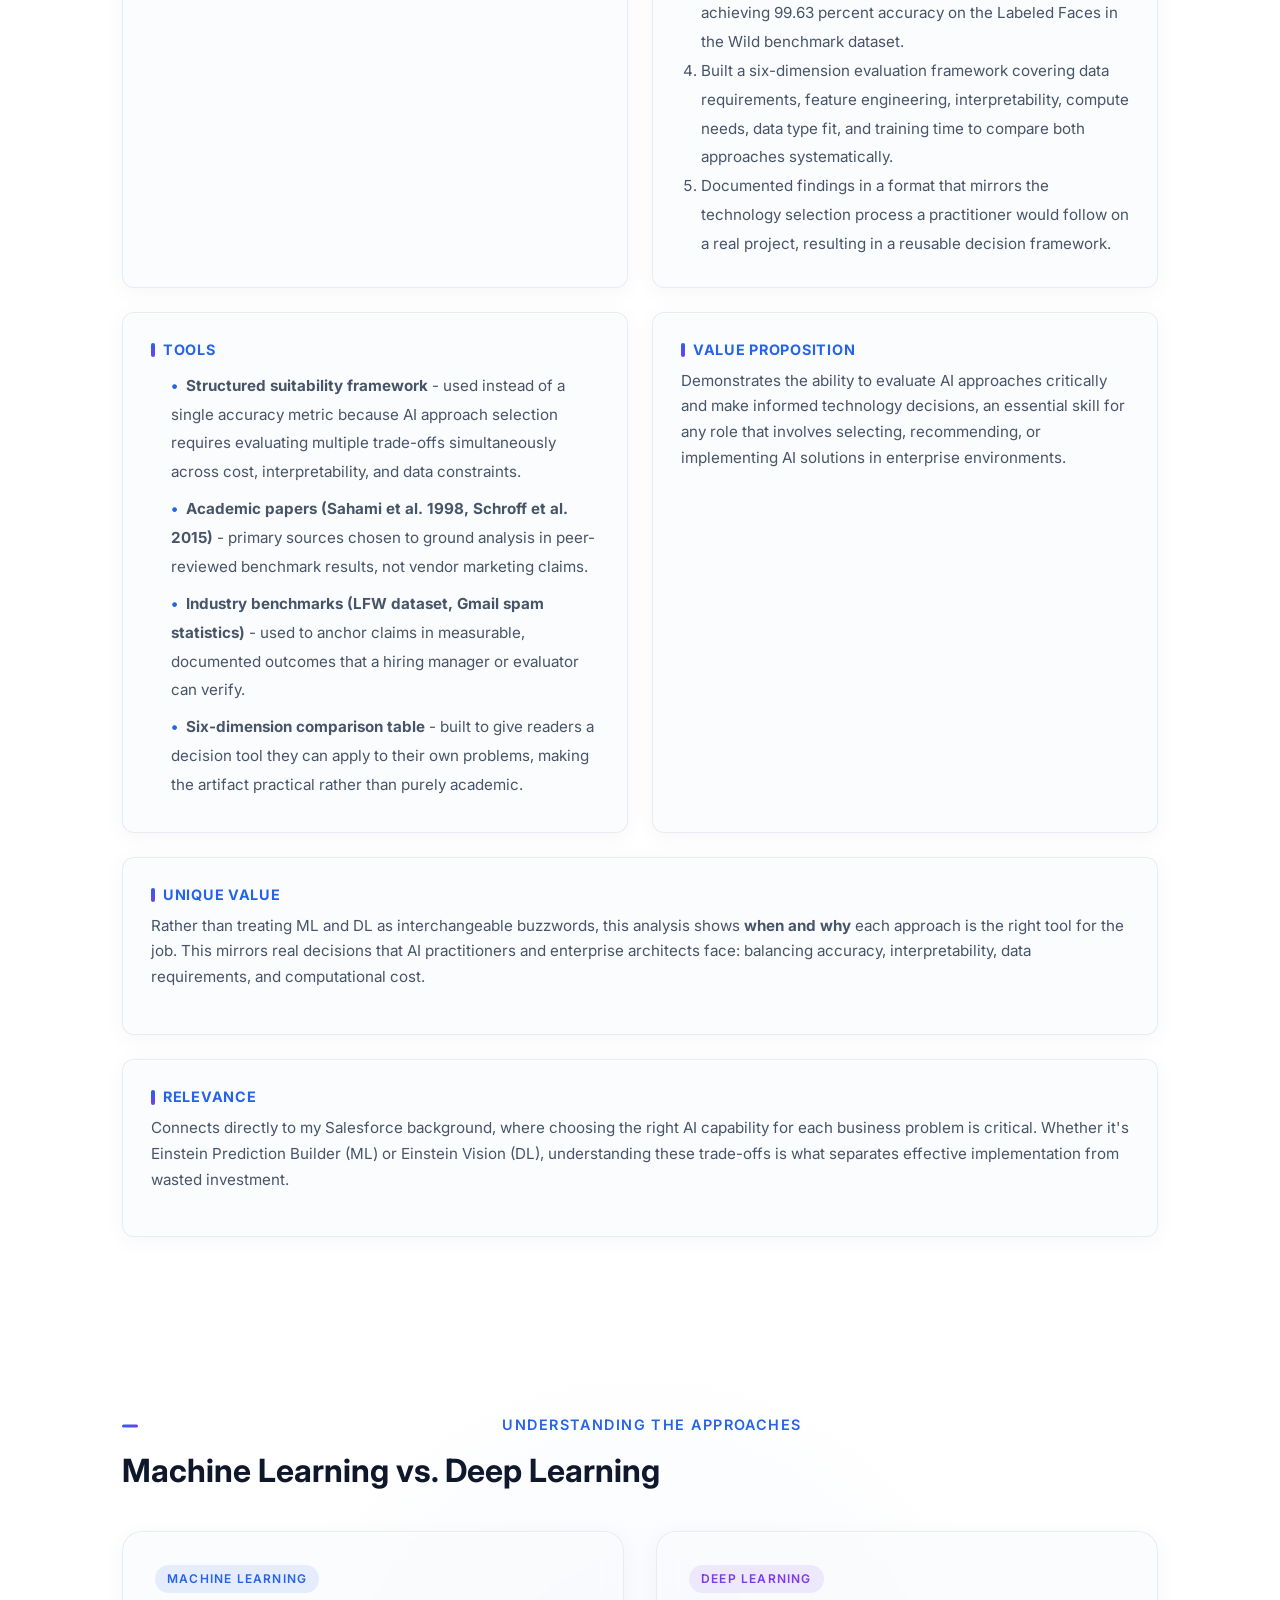
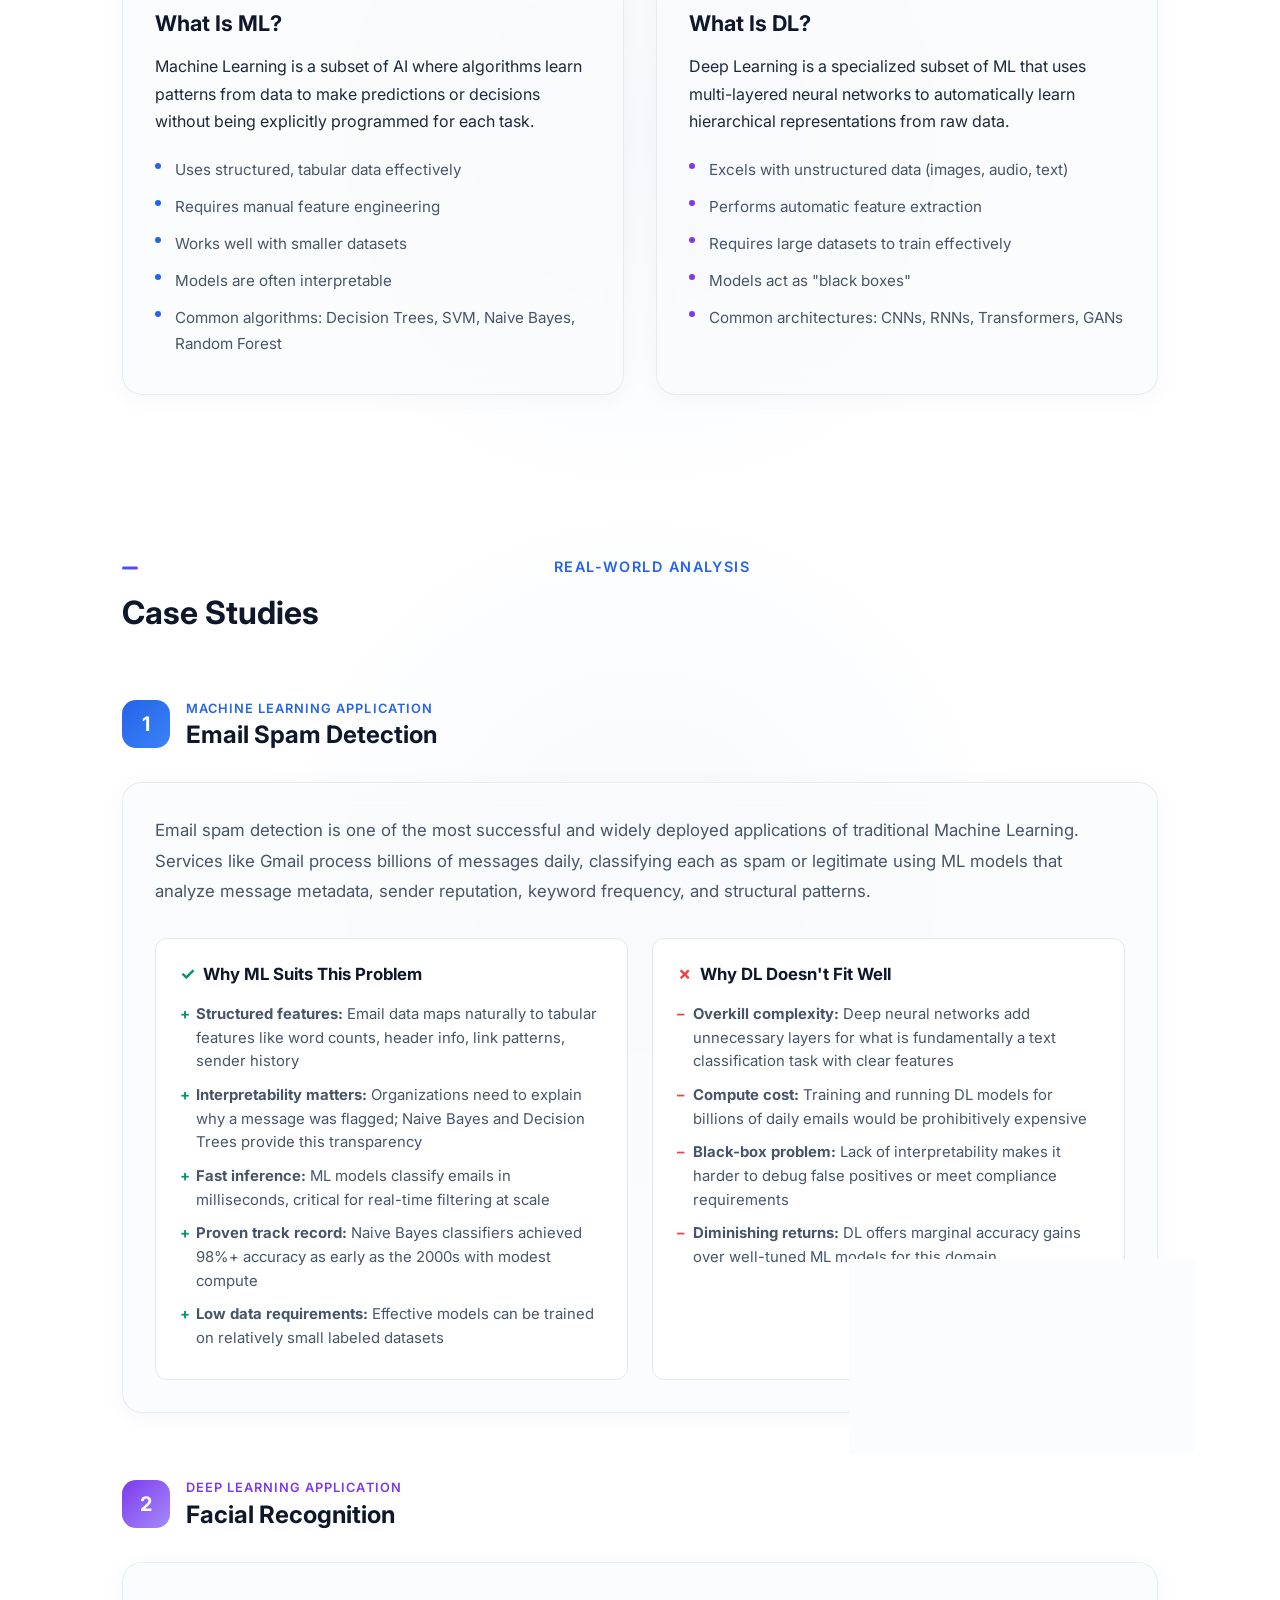
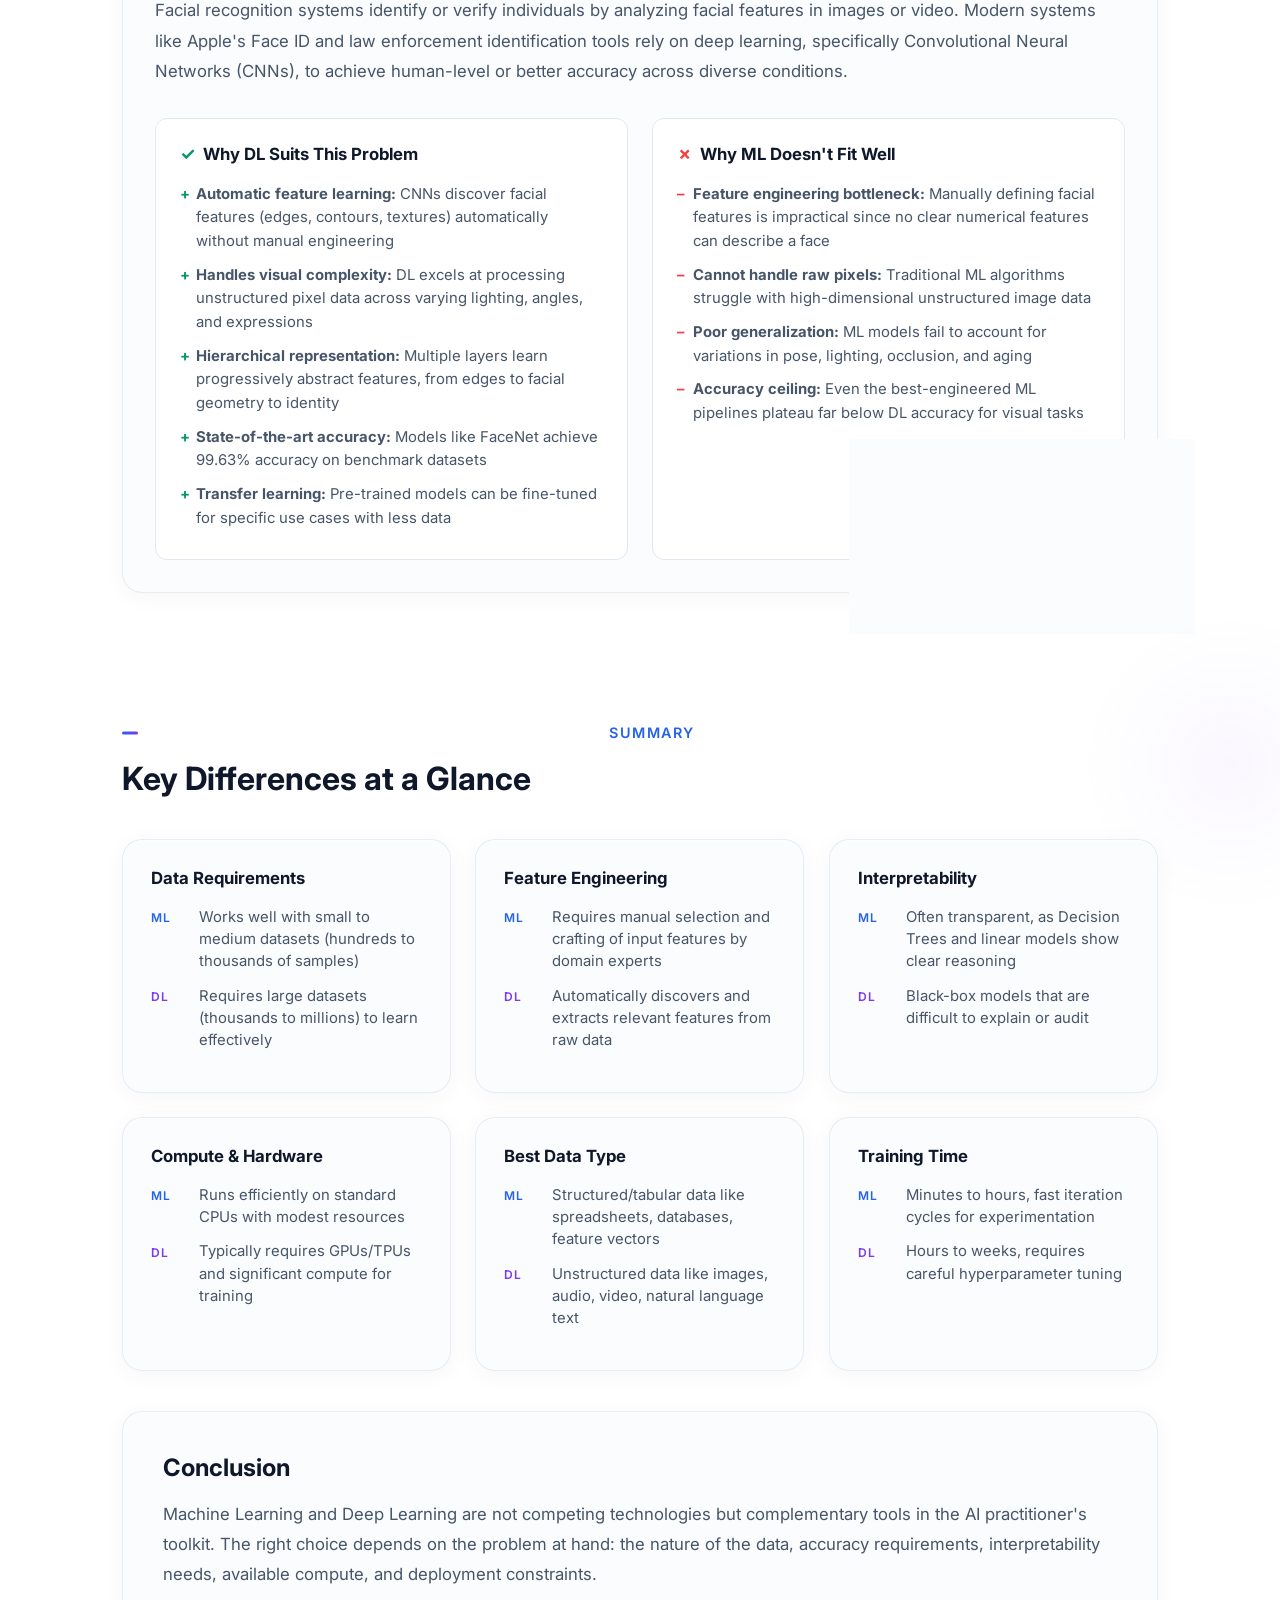
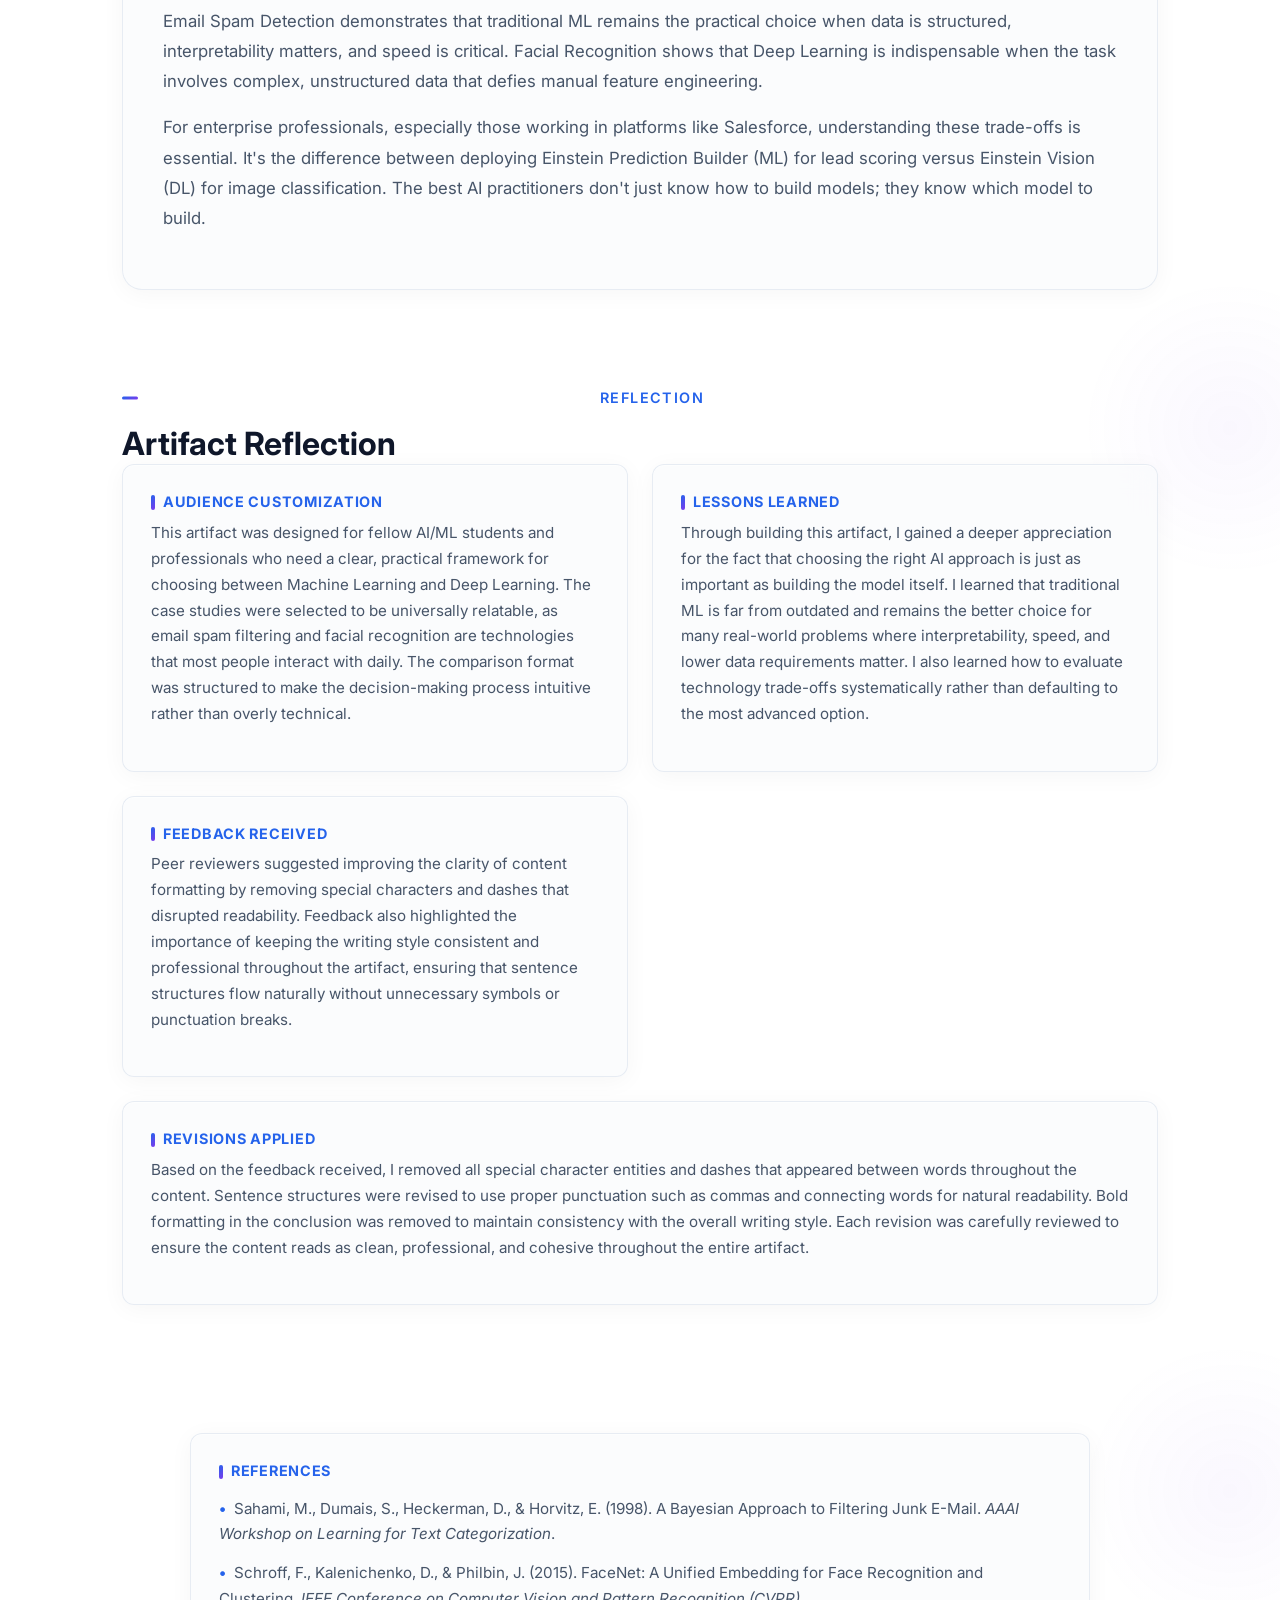
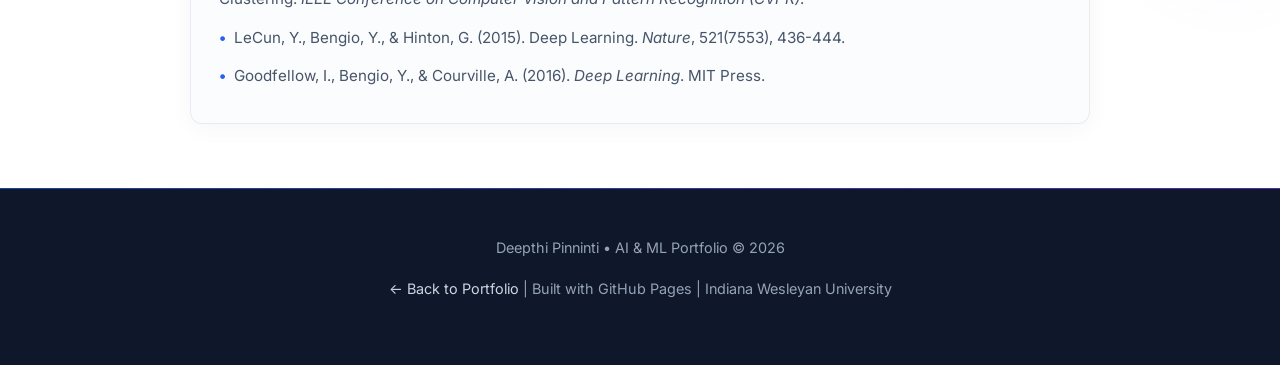
<file: artifacts/2-ml-vs-dl/index.html>
<!DOCTYPE html>
<html lang="en">
<head>
  <meta charset="UTF-8">
  <meta name="viewport" content="width=device-width, initial-scale=1.0">
  <title>ML vs. Deep Learning | Deepthi Pinninti Portfolio</title>
  <meta name="description" content="A comparative analysis of Machine Learning and Deep Learning through real-world case studies: Email Spam Detection and Facial Recognition.">
  <link rel="preconnect" href="https://fonts.googleapis.com">
  <link rel="preconnect" href="https://fonts.gstatic.com" crossorigin>
  <link href="https://fonts.googleapis.com/css2?family=Inter:wght@400;500;600;700&display=swap" rel="stylesheet">
  <link rel="stylesheet" href="../../css/style.css">
  <style>
    /* ===== Enhanced Hero ===== */
    .artifact-page-hero {
      position: relative;
      overflow: hidden;
      padding: 10rem 0 5rem;
      background: linear-gradient(135deg, #0f172a 0%, #1e293b 40%, #0f172a 100%);
      color: #f1f5f9;
    }

    .artifact-page-hero::before {
      content: '';
      position: absolute;
      inset: 0;
      background:
        radial-gradient(ellipse 600px 400px at 20% 50%, rgba(37, 99, 235, 0.15) 0%, transparent 70%),
        radial-gradient(ellipse 500px 350px at 80% 30%, rgba(124, 58, 237, 0.12) 0%, transparent 70%);
      pointer-events: none;
    }

    .artifact-page-hero .container {
      position: relative;
      z-index: 2;
    }

    .artifact-page-hero h1 {
      color: #f1f5f9;
      font-size: 3.25rem;
      letter-spacing: -0.03em;
      line-height: 1.15;
    }

    .artifact-page-hero .breadcrumb a {
      color: #94a3b8;
    }

    .artifact-page-hero .breadcrumb a:hover {
      color: #e2e8f0;
    }

    .artifact-page-hero .breadcrumb span {
      color: #64748b;
    }

    .artifact-page-hero .breadcrumb .breadcrumb-current {
      color: #93c5fd;
    }

    .artifact-page-hero .hero-tag {
      background: rgba(124, 58, 237, 0.2);
      border: 1px solid rgba(124, 58, 237, 0.35);
      color: #c4b5fd;
    }

    .artifact-page-hero .artifact-hero-desc {
      color: #94a3b8;
      font-size: 1.2rem;
      line-height: 1.8;
    }

    .artifact-page-hero .meta-tag {
      background: rgba(255, 255, 255, 0.06);
      border: 1px solid rgba(255, 255, 255, 0.1);
      color: #94a3b8;
    }

    /* ===== Particle Background ===== */
    .particle-bg {
      position: absolute;
      inset: 0;
      overflow: hidden;
      z-index: 0;
    }

    .particle-bg .particle {
      position: absolute;
      border-radius: 50%;
      pointer-events: none;
      animation: particleRise linear infinite;
      opacity: 0;
    }

    @keyframes particleRise {
      0% {
        transform: translateY(100vh) scale(0);
        opacity: 0;
      }
      10% { opacity: 1; }
      90% { opacity: 1; }
      100% {
        transform: translateY(-20vh) scale(1);
        opacity: 0;
      }
    }

    /* ===== Hero Grid Pattern ===== */
    .hero-grid-pattern {
      position: absolute;
      inset: 0;
      z-index: 0;
      background-image:
        linear-gradient(rgba(124, 58, 237, 0.04) 1px, transparent 1px),
        linear-gradient(90deg, rgba(124, 58, 237, 0.04) 1px, transparent 1px);
      background-size: 60px 60px;
      mask-image: radial-gradient(ellipse 80% 70% at 50% 50%, black 30%, transparent 80%);
      -webkit-mask-image: radial-gradient(ellipse 80% 70% at 50% 50%, black 30%, transparent 80%);
    }

    /* ===== Hero Stats Bar ===== */
    .hero-stats {
      display: flex;
      gap: 2.5rem;
      margin-top: 2.5rem;
      padding-top: 2rem;
      border-top: 1px solid rgba(255, 255, 255, 0.08);
    }

    .hero-stat {
      text-align: left;
    }

    .hero-stat .stat-number {
      display: block;
      font-size: 2rem;
      font-weight: 700;
      background: var(--gradient);
      -webkit-background-clip: text;
      -webkit-text-fill-color: transparent;
      background-clip: text;
      line-height: 1.2;
    }

    .hero-stat .stat-label {
      font-size: 0.8rem;
      color: #64748b;
      text-transform: uppercase;
      letter-spacing: 0.08em;
      font-weight: 500;
    }

    /* ===== Glass Card ===== */
    .glass-card {
      background: rgba(248, 250, 252, 0.6);
      backdrop-filter: blur(12px);
      -webkit-backdrop-filter: blur(12px);
      border: 1px solid rgba(226, 232, 240, 0.8);
      box-shadow:
        0 4px 24px rgba(0, 0, 0, 0.04),
        inset 0 1px 0 rgba(255, 255, 255, 0.6);
      transition: all 0.35s cubic-bezier(0.4, 0, 0.2, 1);
    }

    .glass-card:hover {
      background: rgba(248, 250, 252, 0.85);
      border-color: rgba(37, 99, 235, 0.25);
      box-shadow:
        0 8px 32px rgba(37, 99, 235, 0.08),
        0 2px 8px rgba(0, 0, 0, 0.06),
        inset 0 1px 0 rgba(255, 255, 255, 0.8);
      transform: translateY(-4px);
    }

    /* ===== Tilt Card ===== */
    .tilt-card {
      transition: all 0.4s cubic-bezier(0.4, 0, 0.2, 1);
      transform-style: preserve-3d;
      will-change: transform;
    }

    .tilt-card:hover {
      box-shadow:
        0 20px 40px rgba(37, 99, 235, 0.1),
        0 4px 12px rgba(0, 0, 0, 0.06);
    }

    /* ===== Info Card Enhancements ===== */
    .info-card.glass-card {
      position: relative;
      overflow: hidden;
    }

    .info-card.glass-card::after {
      content: '';
      position: absolute;
      top: 0;
      left: 0;
      right: 0;
      height: 3px;
      background: var(--gradient);
      transform: scaleX(0);
      transform-origin: left;
      transition: transform 0.4s cubic-bezier(0.4, 0, 0.2, 1);
    }

    .info-card.glass-card:hover::after {
      transform: scaleX(1);
    }

    .info-card.glass-card h4 {
      display: flex;
      align-items: center;
      gap: 0.5rem;
    }

    .info-card.glass-card h4::before {
      content: '';
      display: inline-block;
      width: 4px;
      height: 1em;
      background: var(--gradient);
      border-radius: 2px;
      flex-shrink: 0;
    }

    /* ===== Enhanced Artifact Content ===== */
    .artifact-content {
      position: relative;
    }

    .artifact-content::before {
      content: '';
      position: absolute;
      top: -60px;
      right: -100px;
      width: 300px;
      height: 300px;
      border-radius: 50%;
      background: radial-gradient(circle, rgba(124, 58, 237, 0.04) 0%, transparent 70%);
      pointer-events: none;
    }

    /* ===== Comparison Section ===== */
    .comparison-section {
      position: relative;
      overflow: hidden;
    }

    .comparison-section::before {
      content: '';
      position: absolute;
      top: 0;
      left: 50%;
      transform: translateX(-50%);
      width: 800px;
      height: 800px;
      border-radius: 50%;
      background: radial-gradient(circle, rgba(37, 99, 235, 0.04) 0%, transparent 70%);
      pointer-events: none;
    }

    /* Intro cards: ML vs DL */
    .intro-grid {
      display: grid;
      grid-template-columns: 1fr 1fr;
      gap: 2rem;
      margin-top: 2.5rem;
    }

    .intro-card {
      padding: 2rem;
      border-radius: var(--radius-lg);
      position: relative;
      overflow: hidden;
    }

    .intro-card::before {
      content: '';
      position: absolute;
      top: 0;
      left: 0;
      right: 0;
      height: 4px;
    }

    .intro-card.ml-card::before {
      background: linear-gradient(90deg, #2563eb, #3b82f6);
    }

    .intro-card.dl-card::before {
      background: linear-gradient(90deg, #7c3aed, #a78bfa);
    }

    .intro-card h3 {
      font-size: 1.35rem;
      margin-bottom: 1rem;
    }

    .intro-card .accent-label {
      display: inline-block;
      font-size: 0.75rem;
      font-weight: 600;
      text-transform: uppercase;
      letter-spacing: 0.1em;
      padding: 0.25rem 0.75rem;
      border-radius: 100px;
      margin-bottom: 1rem;
    }

    .ml-card .accent-label {
      background: rgba(37, 99, 235, 0.1);
      color: #2563eb;
    }

    .dl-card .accent-label {
      background: rgba(124, 58, 237, 0.1);
      color: #7c3aed;
    }

    .intro-card ul {
      list-style: none;
      padding: 0;
    }

    .intro-card ul li {
      padding: 0.35rem 0;
      padding-left: 1.25rem;
      position: relative;
      color: var(--text-light);
      font-size: 0.95rem;
    }

    .intro-card ul li::before {
      content: '';
      position: absolute;
      left: 0;
      top: 0.75rem;
      width: 6px;
      height: 6px;
      border-radius: 50%;
    }

    .ml-card ul li::before {
      background: #2563eb;
    }

    .dl-card ul li::before {
      background: #7c3aed;
    }

    /* ===== Case Study Cards ===== */
    .case-study {
      margin-top: 4rem;
    }

    .case-study-header {
      display: flex;
      align-items: center;
      gap: 1rem;
      margin-bottom: 2rem;
    }

    .case-study-number {
      display: flex;
      align-items: center;
      justify-content: center;
      width: 48px;
      height: 48px;
      border-radius: 14px;
      font-weight: 700;
      font-size: 1.25rem;
      color: white;
      flex-shrink: 0;
    }

    .case-study.ml-case .case-study-number {
      background: linear-gradient(135deg, #2563eb, #3b82f6);
    }

    .case-study.dl-case .case-study-number {
      background: linear-gradient(135deg, #7c3aed, #a78bfa);
    }

    .case-study-header h3 {
      font-size: 1.5rem;
    }

    .case-study-header .case-label {
      font-size: 0.8rem;
      font-weight: 600;
      text-transform: uppercase;
      letter-spacing: 0.08em;
      display: block;
    }

    .case-study.ml-case .case-label {
      color: #2563eb;
    }

    .case-study.dl-case .case-label {
      color: #7c3aed;
    }

    .case-study-body {
      padding: 2rem;
      border-radius: var(--radius-lg);
    }

    .case-study-body > p {
      font-size: 1.05rem;
      line-height: 1.8;
      color: var(--text-light);
      margin-bottom: 2rem;
    }

    .suitability-grid {
      display: grid;
      grid-template-columns: 1fr 1fr;
      gap: 1.5rem;
    }

    .suit-card {
      padding: 1.5rem;
      border-radius: var(--radius);
      border: 1px solid var(--border);
      background: var(--bg);
    }

    .suit-card h4 {
      font-size: 1.05rem;
      margin-bottom: 0.75rem;
      display: flex;
      align-items: center;
      gap: 0.5rem;
    }

    .suit-card h4 .icon {
      font-size: 1.1rem;
    }

    .suit-card.suits h4 .icon {
      color: var(--success);
    }

    .suit-card.doesnt h4 .icon {
      color: #ef4444;
    }

    .suit-card ul {
      list-style: none;
      padding: 0;
    }

    .suit-card ul li {
      padding: 0.3rem 0;
      padding-left: 1rem;
      position: relative;
      color: var(--text-light);
      font-size: 0.93rem;
      line-height: 1.6;
    }

    .suit-card.suits ul li::before {
      content: '+';
      position: absolute;
      left: 0;
      font-weight: 700;
      color: var(--success);
    }

    .suit-card.doesnt ul li::before {
      content: '\2013';
      position: absolute;
      left: 0;
      font-weight: 700;
      color: #ef4444;
    }

    /* ===== Key Differences Section ===== */
    .differences-section {
      position: relative;
    }

    .diff-grid {
      display: grid;
      grid-template-columns: repeat(auto-fit, minmax(300px, 1fr));
      gap: 1.5rem;
      margin-top: 2.5rem;
    }

    .diff-card {
      padding: 1.75rem;
      border-radius: var(--radius-lg);
    }

    .diff-card h4 {
      font-size: 1.05rem;
      margin-bottom: 1rem;
    }

    .diff-row {
      display: flex;
      gap: 1rem;
      margin-bottom: 0.75rem;
    }

    .diff-label {
      font-size: 0.75rem;
      font-weight: 600;
      text-transform: uppercase;
      letter-spacing: 0.08em;
      min-width: 32px;
      padding-top: 0.15rem;
    }

    .diff-label.ml {
      color: #2563eb;
    }

    .diff-label.dl {
      color: #7c3aed;
    }

    .diff-value {
      font-size: 0.93rem;
      color: var(--text-light);
      line-height: 1.5;
    }

    /* ===== Conclusion ===== */
    .conclusion-card {
      padding: 2.5rem;
      border-radius: var(--radius-lg);
      position: relative;
      overflow: hidden;
      margin-top: 2.5rem;
    }

    .conclusion-card::before {
      content: '';
      position: absolute;
      top: 0;
      left: 0;
      right: 0;
      height: 4px;
      background: var(--gradient);
    }

    .conclusion-card h3 {
      margin-bottom: 1rem;
    }

    .conclusion-card p {
      font-size: 1.05rem;
      line-height: 1.8;
      color: var(--text-light);
    }

    /* ===== References ===== */
    .references-section .info-card {
      position: relative;
      overflow: hidden;
    }

    .references-section .info-card::before {
      content: '';
      position: absolute;
      top: 0;
      left: 0;
      right: 0;
      height: 3px;
      background: var(--gradient);
    }

    .references-section .info-card ul li {
      padding: 0.4rem 0;
      transition: all 0.2s ease;
    }

    .references-section .info-card ul li:hover {
      padding-left: 0.5rem;
      color: var(--text);
    }

    /* ===== Enhanced Footer ===== */
    .footer {
      position: relative;
      overflow: hidden;
    }

    .footer::before {
      content: '';
      position: absolute;
      top: 0;
      left: 0;
      right: 0;
      height: 1px;
      background: var(--gradient);
    }

    /* ===== Reduced Motion ===== */
    @media (prefers-reduced-motion: reduce) {
      .particle-bg .particle {
        animation: none;
        display: none;
      }

      .tilt-card:hover,
      .glass-card:hover {
        transform: none;
      }
    }

    /* ===== Responsive ===== */
    @media (max-width: 768px) {
      .artifact-page-hero {
        padding: 8rem 0 3rem;
      }

      .artifact-page-hero h1 {
        font-size: 2.25rem;
      }

      .hero-stats {
        gap: 1.5rem;
        flex-wrap: wrap;
      }

      .hero-stat .stat-number {
        font-size: 1.5rem;
      }

      .intro-grid {
        grid-template-columns: 1fr;
      }

      .suitability-grid {
        grid-template-columns: 1fr;
      }

      .diff-grid {
        grid-template-columns: 1fr;
      }
    }
  </style>
</head>
<body>

  <a href="#main" class="skip-link">Skip to main content</a>

  <!-- Navigation -->
  <nav class="navbar" aria-label="Main navigation">
    <div class="container">
      <a href="../../index.html" class="nav-brand"><span>DP</span> Portfolio</a>
      <ul class="nav-links">
        <li><a href="../../index.html">Home</a></li>
        <li><a href="../../index.html#artifacts">Artifacts</a></li>
      </ul>
    </div>
  </nav>

  <main id="main">

    <!-- Artifact Hero -->
    <section class="artifact-page-hero">
      <div class="hero-grid-pattern" aria-hidden="true"></div>
      <div class="particle-bg" aria-hidden="true"></div>
      <div class="container">
        <nav class="breadcrumb" aria-label="Breadcrumb">
          <a href="../../index.html">Home</a>
          <span aria-hidden="true">/</span>
          <a href="../../index.html#artifacts">Artifacts</a>
          <span aria-hidden="true">/</span>
          <span class="breadcrumb-current" aria-current="page">ML vs. Deep Learning</span>
        </nav>
        <div class="hero-tag">Artifact 2 &bull; Workshop 2</div>
        <h1>ML vs. Deep Learning: <span class="gradient-text">Real-World Applications</span></h1>
        <p class="artifact-hero-desc">A comparative analysis evaluating when to use traditional Machine Learning versus Deep Learning, explored through two real-world case studies: Email Spam Detection and Facial Recognition.</p>
        <div class="artifact-meta">
          <span class="meta-tag">March 2026</span>
          <span class="meta-tag">IWU - AI &amp; ML Course</span>
          <span class="meta-tag">Analytical Comparison</span>
        </div>
        <div class="hero-stats">
          <div class="hero-stat">
            <span class="stat-number">2</span>
            <span class="stat-label">Case Studies</span>
          </div>
          <div class="hero-stat">
            <span class="stat-number">2</span>
            <span class="stat-label">Approaches Compared</span>
          </div>
          <div class="hero-stat">
            <span class="stat-number">4</span>
            <span class="stat-label">References</span>
          </div>
          <div class="hero-stat">
            <span class="stat-number">6</span>
            <span class="stat-label">Key Differences</span>
          </div>
        </div>
      </div>
    </section>

    <!-- Artifact Information -->
    <section class="artifact-content reveal">
      <div class="container">
        <div class="artifact-info-grid">

          <div class="info-card glass-card reveal" data-delay="0">
            <h4>Introduction</h4>
            <p>This artifact was created for Workshop 2 in the AI and Machine Learning course at Indiana Wesleyan University. It addresses one of the most common questions in applied AI: when should you use traditional Machine Learning versus Deep Learning? Rather than treating this as a theoretical question, the artifact works through two real applications to show that the right answer depends on the nature of the data, the interpretability requirements, the available compute, and the business context.</p>
          </div>

          <div class="info-card glass-card reveal" data-delay="50">
            <h4>Description</h4>
            <p>A structured comparative analysis built around two contrasting case studies. Case Study 1 examines Email Spam Detection, where traditional Machine Learning using Naive Bayes classifiers achieves over 98 percent accuracy with structured features, fast inference, and full interpretability. Case Study 2 examines Facial Recognition, where Deep Learning using Convolutional Neural Networks is the only practical approach given the unstructured nature of pixel data. The artifact also includes a six-dimension comparison table covering data requirements, feature engineering, interpretability, compute needs, best data types, and training time.</p>
          </div>

          <div class="info-card glass-card reveal" data-delay="200">
            <h4>Objective</h4>
            <p>To differentiate between Machine Learning and Deep Learning by analyzing real-world case studies, evaluating which approach best suits different problem domains and why.</p>
          </div>

          <div class="info-card glass-card reveal" data-delay="300">
            <h4>Process</h4>
            <ol style="padding-left:1.25rem;line-height:1.9;color:var(--text-light);font-size:0.95rem;">
  <li>Defined the central research question: under what conditions should an organization choose traditional Machine Learning over Deep Learning, and vice versa?</li>
  <li>Selected two real-world applications that sit at opposite ends of the spectrum. Email Spam Detection represents structured-data ML at scale. Facial Recognition represents unstructured-data DL at scale.</li>
  <li>Researched actual technical implementations of each. For spam detection: Naive Bayes with TF-IDF feature vectors, achieving 98 percent or higher accuracy at Gmail scale. For facial recognition: CNN architectures like FaceNet, achieving 99.63 percent accuracy on the Labeled Faces in the Wild benchmark dataset.</li>
  <li>Built a six-dimension evaluation framework covering data requirements, feature engineering, interpretability, compute needs, data type fit, and training time to compare both approaches systematically.</li>
  <li>Documented findings in a format that mirrors the technology selection process a practitioner would follow on a real project, resulting in a reusable decision framework.</li>
</ol>
          </div>

          <div class="info-card glass-card reveal" data-delay="350">
            <h4>Tools</h4>
            <ul style="padding-left:1.25rem;line-height:1.9;color:var(--text-light);font-size:0.95rem;">
  <li><strong>Structured suitability framework</strong> - used instead of a single accuracy metric because AI approach selection requires evaluating multiple trade-offs simultaneously across cost, interpretability, and data constraints.</li>
  <li><strong>Academic papers (Sahami et al. 1998, Schroff et al. 2015)</strong> - primary sources chosen to ground analysis in peer-reviewed benchmark results, not vendor marketing claims.</li>
  <li><strong>Industry benchmarks (LFW dataset, Gmail spam statistics)</strong> - used to anchor claims in measurable, documented outcomes that a hiring manager or evaluator can verify.</li>
  <li><strong>Six-dimension comparison table</strong> - built to give readers a decision tool they can apply to their own problems, making the artifact practical rather than purely academic.</li>
</ul>
          </div>

          <div class="info-card glass-card reveal" data-delay="400">
            <h4>Value Proposition</h4>
            <p>Demonstrates the ability to evaluate AI approaches critically and make informed technology decisions, an essential skill for any role that involves selecting, recommending, or implementing AI solutions in enterprise environments.</p>
          </div>

          <div class="info-card glass-card full-width reveal" data-delay="500">
            <h4>Unique Value</h4>
            <p>Rather than treating ML and DL as interchangeable buzzwords, this analysis shows <strong>when and why</strong> each approach is the right tool for the job. This mirrors real decisions that AI practitioners and enterprise architects face: balancing accuracy, interpretability, data requirements, and computational cost.</p>
          </div>

          <div class="info-card glass-card full-width reveal" data-delay="600">
            <h4>Relevance</h4>
            <p>Connects directly to my Salesforce background, where choosing the right AI capability for each business problem is critical. Whether it's Einstein Prediction Builder (ML) or Einstein Vision (DL), understanding these trade-offs is what separates effective implementation from wasted investment.</p>
          </div>

        </div>
      </div>
    </section>

    <!-- ML vs DL Intro -->
    <section class="comparison-section">
      <div class="container">
        <div class="section-label" style="text-align:center;display:block;">Understanding the Approaches</div>
        <h2>Machine Learning vs. Deep Learning</h2>

        <div class="intro-grid">
          <div class="intro-card ml-card glass-card tilt-card reveal" data-delay="100">
            <span class="accent-label">Machine Learning</span>
            <h3>What Is ML?</h3>
            <p>Machine Learning is a subset of AI where algorithms learn patterns from data to make predictions or decisions without being explicitly programmed for each task.</p>
            <ul>
              <li>Uses structured, tabular data effectively</li>
              <li>Requires manual feature engineering</li>
              <li>Works well with smaller datasets</li>
              <li>Models are often interpretable</li>
              <li>Common algorithms: Decision Trees, SVM, Naive Bayes, Random Forest</li>
            </ul>
          </div>

          <div class="intro-card dl-card glass-card tilt-card reveal" data-delay="200">
            <span class="accent-label">Deep Learning</span>
            <h3>What Is DL?</h3>
            <p>Deep Learning is a specialized subset of ML that uses multi-layered neural networks to automatically learn hierarchical representations from raw data.</p>
            <ul>
              <li>Excels with unstructured data (images, audio, text)</li>
              <li>Performs automatic feature extraction</li>
              <li>Requires large datasets to train effectively</li>
              <li>Models act as "black boxes"</li>
              <li>Common architectures: CNNs, RNNs, Transformers, GANs</li>
            </ul>
          </div>
        </div>
      </div>
    </section>

    <!-- Case Studies -->
    <section class="comparison-section">
      <div class="container">
        <div class="section-label" style="text-align:center;display:block;">Real-World Analysis</div>
        <h2>Case Studies</h2>

        <!-- Case Study 1: Email Spam Detection -->
        <div class="case-study ml-case reveal">
          <div class="case-study-header">
            <div class="case-study-number">1</div>
            <div>
              <span class="case-label">Machine Learning Application</span>
              <h3>Email Spam Detection</h3>
            </div>
          </div>
          <div class="case-study-body glass-card">
            <p>Email spam detection is one of the most successful and widely deployed applications of traditional Machine Learning. Services like Gmail process billions of messages daily, classifying each as spam or legitimate using ML models that analyze message metadata, sender reputation, keyword frequency, and structural patterns.</p>

            <div class="suitability-grid">
              <div class="suit-card suits">
                <h4><span class="icon" aria-hidden="true">&#10003;</span> Why ML Suits This Problem</h4>
                <ul>
                  <li><strong>Structured features:</strong> Email data maps naturally to tabular features like word counts, header info, link patterns, sender history</li>
                  <li><strong>Interpretability matters:</strong> Organizations need to explain why a message was flagged; Naive Bayes and Decision Trees provide this transparency</li>
                  <li><strong>Fast inference:</strong> ML models classify emails in milliseconds, critical for real-time filtering at scale</li>
                  <li><strong>Proven track record:</strong> Naive Bayes classifiers achieved 98%+ accuracy as early as the 2000s with modest compute</li>
                  <li><strong>Low data requirements:</strong> Effective models can be trained on relatively small labeled datasets</li>
                </ul>
              </div>
              <div class="suit-card doesnt">
                <h4><span class="icon" aria-hidden="true">&#10007;</span> Why DL Doesn't Fit Well</h4>
                <ul>
                  <li><strong>Overkill complexity:</strong> Deep neural networks add unnecessary layers for what is fundamentally a text classification task with clear features</li>
                  <li><strong>Compute cost:</strong> Training and running DL models for billions of daily emails would be prohibitively expensive</li>
                  <li><strong>Black-box problem:</strong> Lack of interpretability makes it harder to debug false positives or meet compliance requirements</li>
                  <li><strong>Diminishing returns:</strong> DL offers marginal accuracy gains over well-tuned ML models for this domain</li>
                </ul>
              </div>
            </div>
          </div>
        </div>

        <!-- Case Study 2: Facial Recognition -->
        <div class="case-study dl-case reveal">
          <div class="case-study-header">
            <div class="case-study-number">2</div>
            <div>
              <span class="case-label">Deep Learning Application</span>
              <h3>Facial Recognition</h3>
            </div>
          </div>
          <div class="case-study-body glass-card">
            <p>Facial recognition systems identify or verify individuals by analyzing facial features in images or video. Modern systems like Apple's Face ID and law enforcement identification tools rely on deep learning, specifically Convolutional Neural Networks (CNNs), to achieve human-level or better accuracy across diverse conditions.</p>

            <div class="suitability-grid">
              <div class="suit-card suits">
                <h4><span class="icon" aria-hidden="true">&#10003;</span> Why DL Suits This Problem</h4>
                <ul>
                  <li><strong>Automatic feature learning:</strong> CNNs discover facial features (edges, contours, textures) automatically without manual engineering</li>
                  <li><strong>Handles visual complexity:</strong> DL excels at processing unstructured pixel data across varying lighting, angles, and expressions</li>
                  <li><strong>Hierarchical representation:</strong> Multiple layers learn progressively abstract features, from edges to facial geometry to identity</li>
                  <li><strong>State-of-the-art accuracy:</strong> Models like FaceNet achieve 99.63% accuracy on benchmark datasets</li>
                  <li><strong>Transfer learning:</strong> Pre-trained models can be fine-tuned for specific use cases with less data</li>
                </ul>
              </div>
              <div class="suit-card doesnt">
                <h4><span class="icon" aria-hidden="true">&#10007;</span> Why ML Doesn't Fit Well</h4>
                <ul>
                  <li><strong>Feature engineering bottleneck:</strong> Manually defining facial features is impractical since no clear numerical features can describe a face</li>
                  <li><strong>Cannot handle raw pixels:</strong> Traditional ML algorithms struggle with high-dimensional unstructured image data</li>
                  <li><strong>Poor generalization:</strong> ML models fail to account for variations in pose, lighting, occlusion, and aging</li>
                  <li><strong>Accuracy ceiling:</strong> Even the best-engineered ML pipelines plateau far below DL accuracy for visual tasks</li>
                </ul>
              </div>
            </div>
          </div>
        </div>

      </div>
    </section>

    <!-- Key Differences -->
    <section class="differences-section artifact-content reveal">
      <div class="container">
        <div class="section-label" style="text-align:center;display:block;">Summary</div>
        <h2>Key Differences at a Glance</h2>

        <div class="diff-grid">
          <div class="diff-card glass-card tilt-card reveal" data-delay="0">
            <h4>Data Requirements</h4>
            <div class="diff-row">
              <span class="diff-label ml">ML</span>
              <span class="diff-value">Works well with small to medium datasets (hundreds to thousands of samples)</span>
            </div>
            <div class="diff-row">
              <span class="diff-label dl">DL</span>
              <span class="diff-value">Requires large datasets (thousands to millions) to learn effectively</span>
            </div>
          </div>

          <div class="diff-card glass-card tilt-card reveal" data-delay="100">
            <h4>Feature Engineering</h4>
            <div class="diff-row">
              <span class="diff-label ml">ML</span>
              <span class="diff-value">Requires manual selection and crafting of input features by domain experts</span>
            </div>
            <div class="diff-row">
              <span class="diff-label dl">DL</span>
              <span class="diff-value">Automatically discovers and extracts relevant features from raw data</span>
            </div>
          </div>

          <div class="diff-card glass-card tilt-card reveal" data-delay="200">
            <h4>Interpretability</h4>
            <div class="diff-row">
              <span class="diff-label ml">ML</span>
              <span class="diff-value">Often transparent, as Decision Trees and linear models show clear reasoning</span>
            </div>
            <div class="diff-row">
              <span class="diff-label dl">DL</span>
              <span class="diff-value">Black-box models that are difficult to explain or audit</span>
            </div>
          </div>

          <div class="diff-card glass-card tilt-card reveal" data-delay="0">
            <h4>Compute &amp; Hardware</h4>
            <div class="diff-row">
              <span class="diff-label ml">ML</span>
              <span class="diff-value">Runs efficiently on standard CPUs with modest resources</span>
            </div>
            <div class="diff-row">
              <span class="diff-label dl">DL</span>
              <span class="diff-value">Typically requires GPUs/TPUs and significant compute for training</span>
            </div>
          </div>

          <div class="diff-card glass-card tilt-card reveal" data-delay="100">
            <h4>Best Data Type</h4>
            <div class="diff-row">
              <span class="diff-label ml">ML</span>
              <span class="diff-value">Structured/tabular data like spreadsheets, databases, feature vectors</span>
            </div>
            <div class="diff-row">
              <span class="diff-label dl">DL</span>
              <span class="diff-value">Unstructured data like images, audio, video, natural language text</span>
            </div>
          </div>

          <div class="diff-card glass-card tilt-card reveal" data-delay="200">
            <h4>Training Time</h4>
            <div class="diff-row">
              <span class="diff-label ml">ML</span>
              <span class="diff-value">Minutes to hours, fast iteration cycles for experimentation</span>
            </div>
            <div class="diff-row">
              <span class="diff-label dl">DL</span>
              <span class="diff-value">Hours to weeks, requires careful hyperparameter tuning</span>
            </div>
          </div>
        </div>

        <!-- Conclusion -->
        <div class="conclusion-card glass-card reveal">
          <h3>Conclusion</h3>
          <p>Machine Learning and Deep Learning are not competing technologies but complementary tools in the AI practitioner's toolkit. The right choice depends on the problem at hand: the nature of the data, accuracy requirements, interpretability needs, available compute, and deployment constraints.</p>
          <p>Email Spam Detection demonstrates that traditional ML remains the practical choice when data is structured, interpretability matters, and speed is critical. Facial Recognition shows that Deep Learning is indispensable when the task involves complex, unstructured data that defies manual feature engineering.</p>
          <p>For enterprise professionals, especially those working in platforms like Salesforce, understanding these trade-offs is essential. It's the difference between deploying Einstein Prediction Builder (ML) for lead scoring versus Einstein Vision (DL) for image classification. The best AI practitioners don't just know how to build models; they know which model to build.</p>
        </div>
      </div>
    </section>

    <!-- Reflection -->
    <section class="artifact-content reveal">
      <div class="container">
        <div class="section-label" style="text-align:center;display:block;">Reflection</div>
        <h2>Artifact Reflection</h2>

        <div class="artifact-info-grid">

          <div class="info-card glass-card reveal" data-delay="100">
            <h4>Audience Customization</h4>
            <p>This artifact was designed for fellow AI/ML students and professionals who need a clear, practical framework for choosing between Machine Learning and Deep Learning. The case studies were selected to be universally relatable, as email spam filtering and facial recognition are technologies that most people interact with daily. The comparison format was structured to make the decision-making process intuitive rather than overly technical.</p>
          </div>

          <div class="info-card glass-card reveal" data-delay="200">
            <h4>Lessons Learned</h4>
            <p>Through building this artifact, I gained a deeper appreciation for the fact that choosing the right AI approach is just as important as building the model itself. I learned that traditional ML is far from outdated and remains the better choice for many real-world problems where interpretability, speed, and lower data requirements matter. I also learned how to evaluate technology trade-offs systematically rather than defaulting to the most advanced option.</p>
          </div>

          <div class="info-card glass-card reveal" data-delay="300">
            <h4>Feedback Received</h4>
            <p>Peer reviewers suggested improving the clarity of content formatting by removing special characters and dashes that disrupted readability. Feedback also highlighted the importance of keeping the writing style consistent and professional throughout the artifact, ensuring that sentence structures flow naturally without unnecessary symbols or punctuation breaks.</p>
          </div>

          <div class="info-card glass-card full-width reveal" data-delay="400">
            <h4>Revisions Applied</h4>
            <p>Based on the feedback received, I removed all special character entities and dashes that appeared between words throughout the content. Sentence structures were revised to use proper punctuation such as commas and connecting words for natural readability. Bold formatting in the conclusion was removed to maintain consistency with the overall writing style. Each revision was carefully reviewed to ensure the content reads as clean, professional, and cohesive throughout the entire artifact.</p>
          </div>

        </div>
      </div>
    </section>

    <!-- References -->
    <section class="artifact-content references-section reveal">
      <div class="container">
        <div class="info-card glass-card full-width references-card">
          <h4>References</h4>
          <ul>
            <li>Sahami, M., Dumais, S., Heckerman, D., &amp; Horvitz, E. (1998). A Bayesian Approach to Filtering Junk E-Mail. <em>AAAI Workshop on Learning for Text Categorization</em>.</li>
            <li>Schroff, F., Kalenichenko, D., &amp; Philbin, J. (2015). FaceNet: A Unified Embedding for Face Recognition and Clustering. <em>IEEE Conference on Computer Vision and Pattern Recognition (CVPR)</em>.</li>
            <li>LeCun, Y., Bengio, Y., &amp; Hinton, G. (2015). Deep Learning. <em>Nature</em>, 521(7553), 436-444.</li>
            <li>Goodfellow, I., Bengio, Y., &amp; Courville, A. (2016). <em>Deep Learning</em>. MIT Press.</li>
          </ul>
        </div>
      </div>
    </section>

  </main>

  <!-- Footer -->
  <footer class="footer">
    <div class="container">
      <p>Deepthi Pinninti &bull; AI &amp; ML Portfolio &copy; 2026</p>
      <p class="footer-sub"><a href="../../index.html">&#8592; Back to Portfolio</a> | Built with GitHub Pages | Indiana Wesleyan University</p>
    </div>
  </footer>

  <script>
    /* ===== Particle Generator ===== */
    (function initParticles() {
      var bg = document.querySelector('.particle-bg');
      if (!bg) return;
      var prefersReduced = window.matchMedia('(prefers-reduced-motion: reduce)').matches;
      if (prefersReduced) return;

      var colors = [
        'rgba(37, 99, 235, 0.25)',
        'rgba(124, 58, 237, 0.2)',
        'rgba(37, 99, 235, 0.15)',
        'rgba(124, 58, 237, 0.12)',
        'rgba(59, 130, 246, 0.18)'
      ];

      for (var i = 0; i < 30; i++) {
        var particle = document.createElement('div');
        particle.classList.add('particle');
        var size = Math.random() * 4 + 2;
        particle.style.width = size + 'px';
        particle.style.height = size + 'px';
        particle.style.left = Math.random() * 100 + '%';
        particle.style.background = colors[Math.floor(Math.random() * colors.length)];
        particle.style.animationDuration = (Math.random() * 15 + 10) + 's';
        particle.style.animationDelay = (Math.random() * 10) + 's';
        bg.appendChild(particle);
      }
    })();
  </script>
  <script src="../../js/main.js" defer></script>
</body>
</html>
</file>
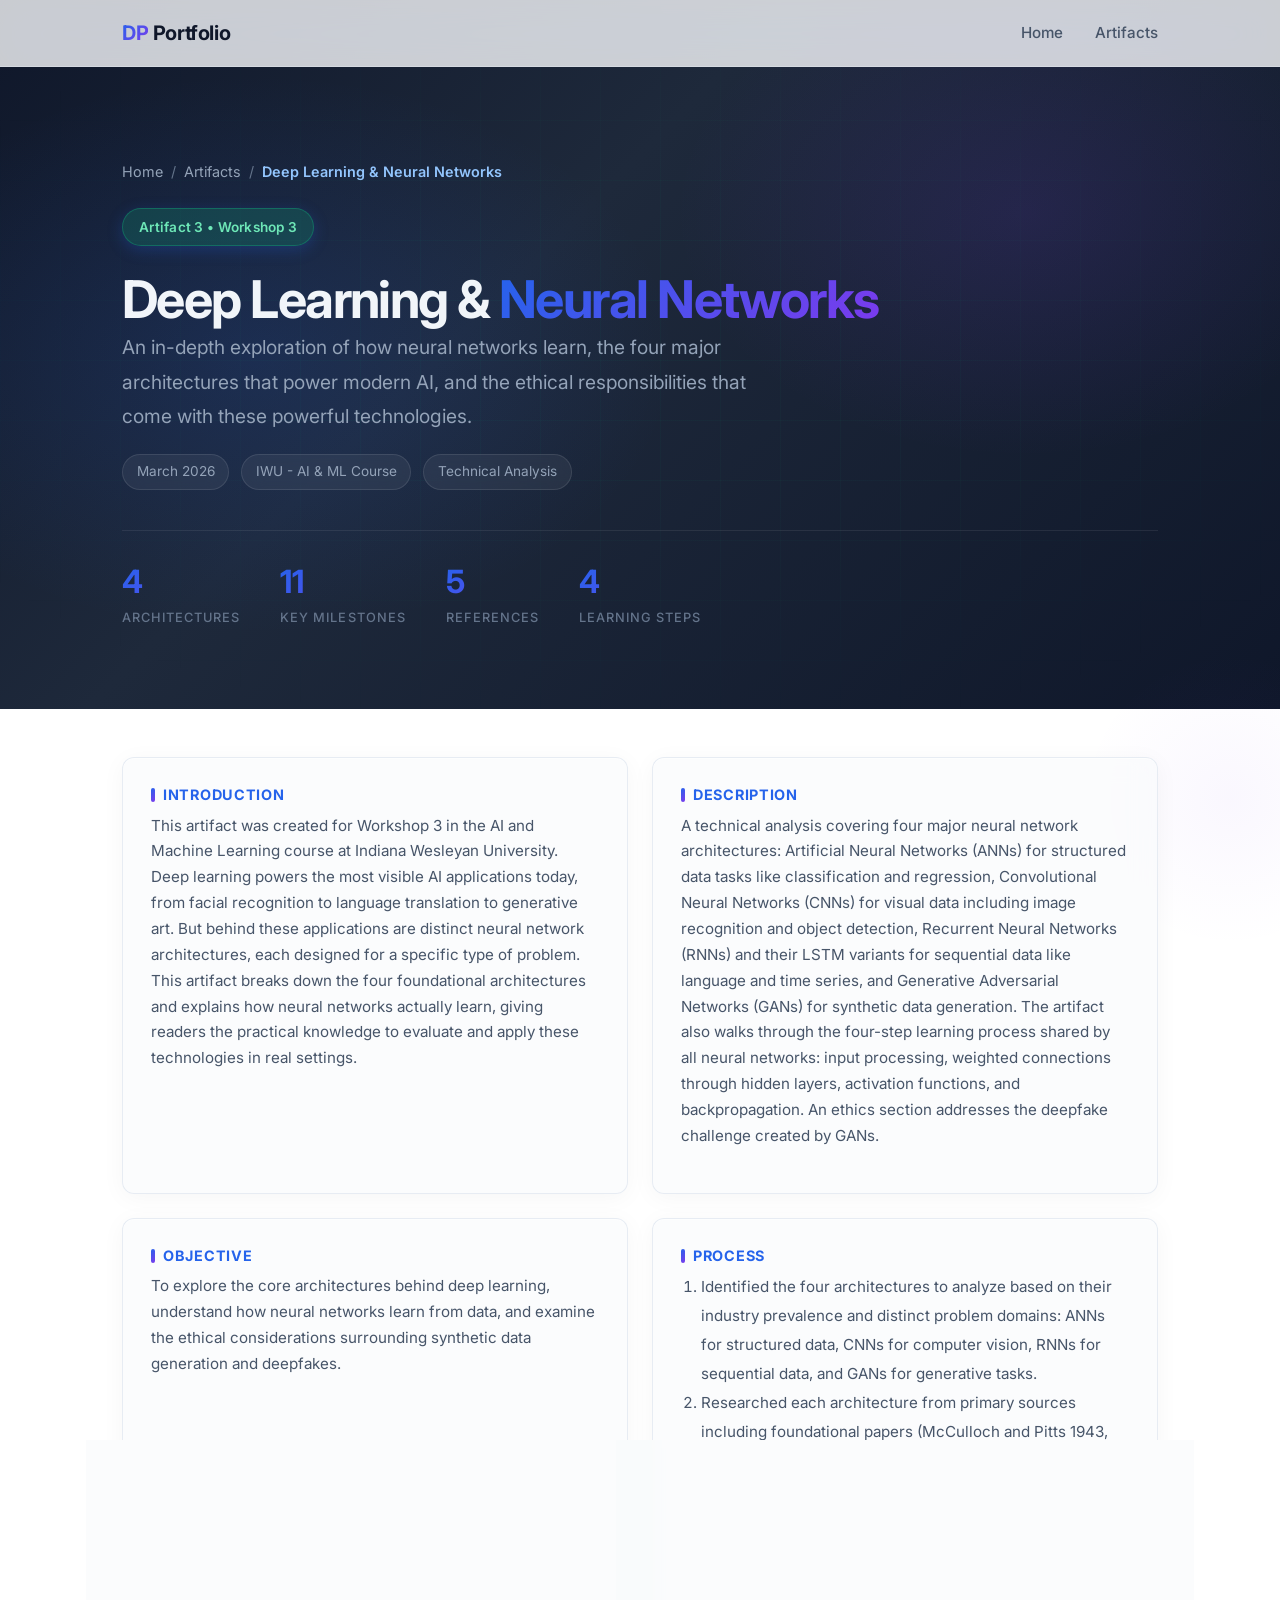
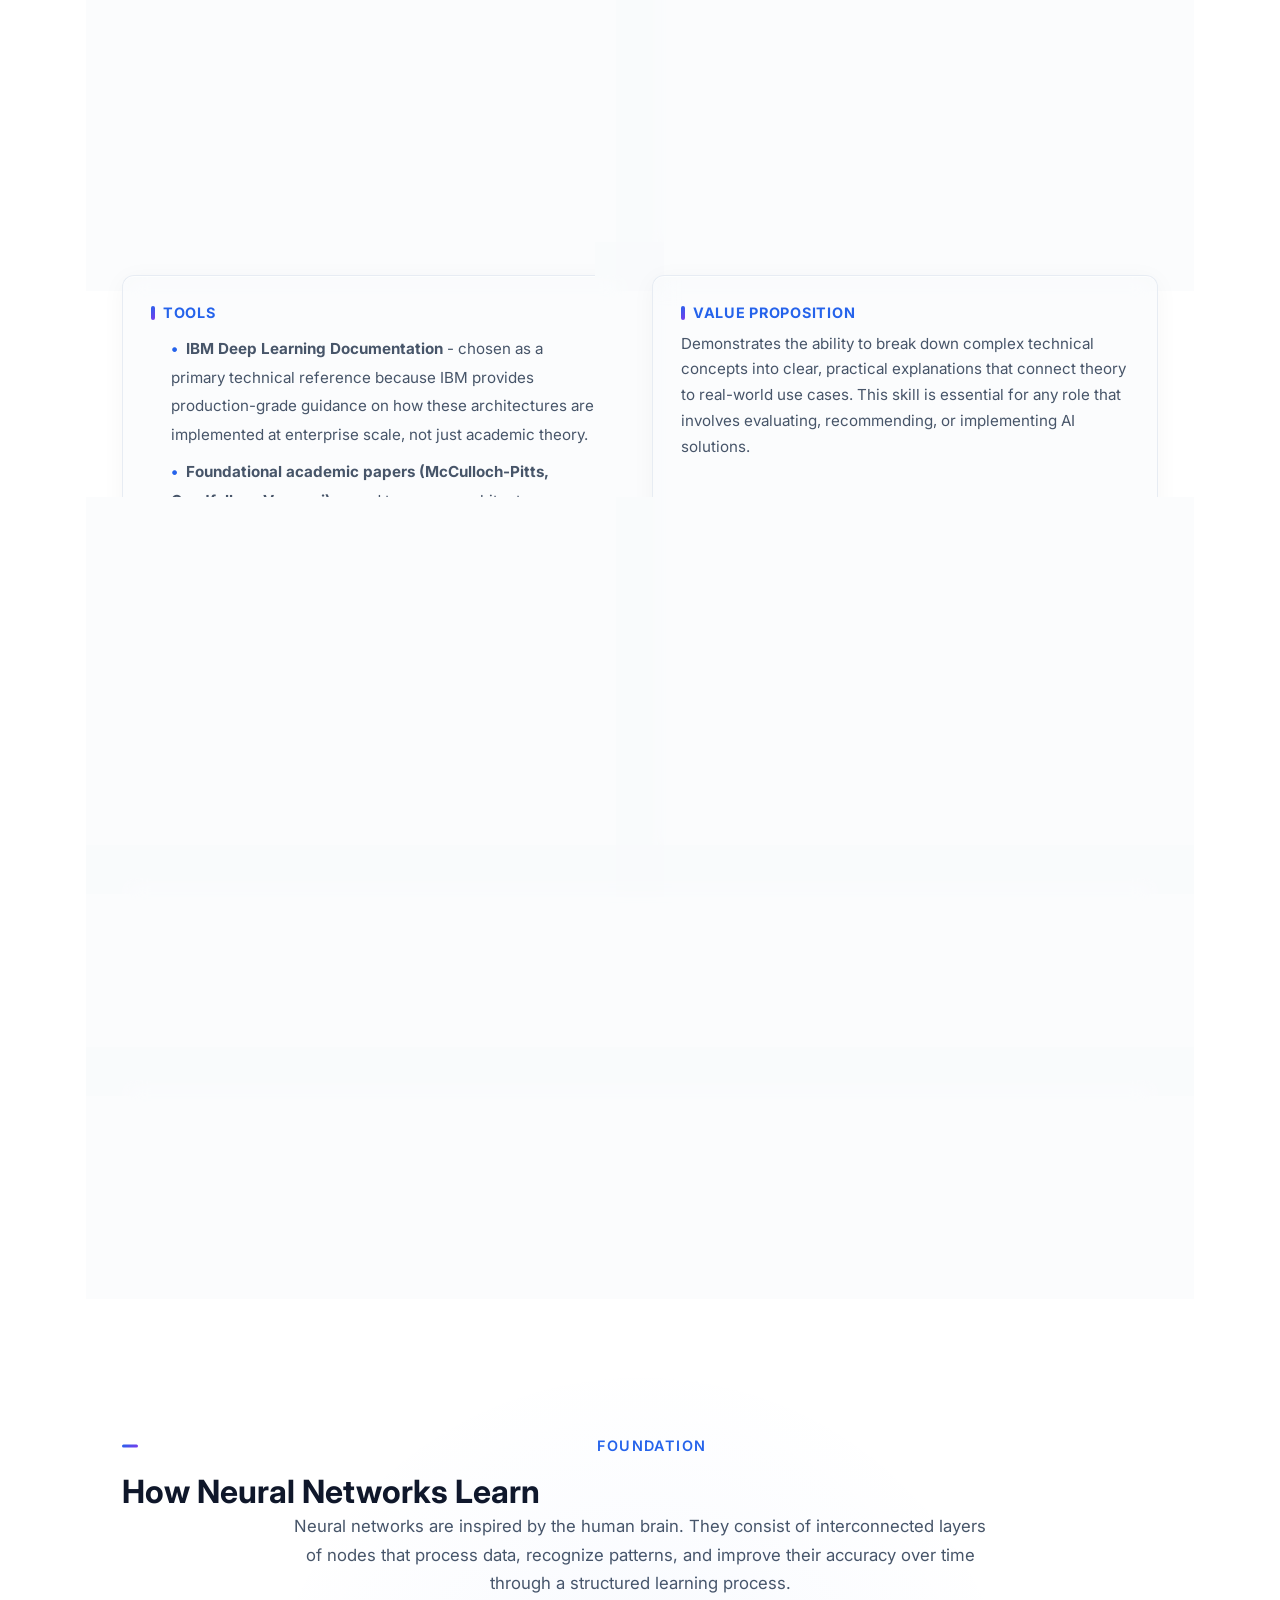
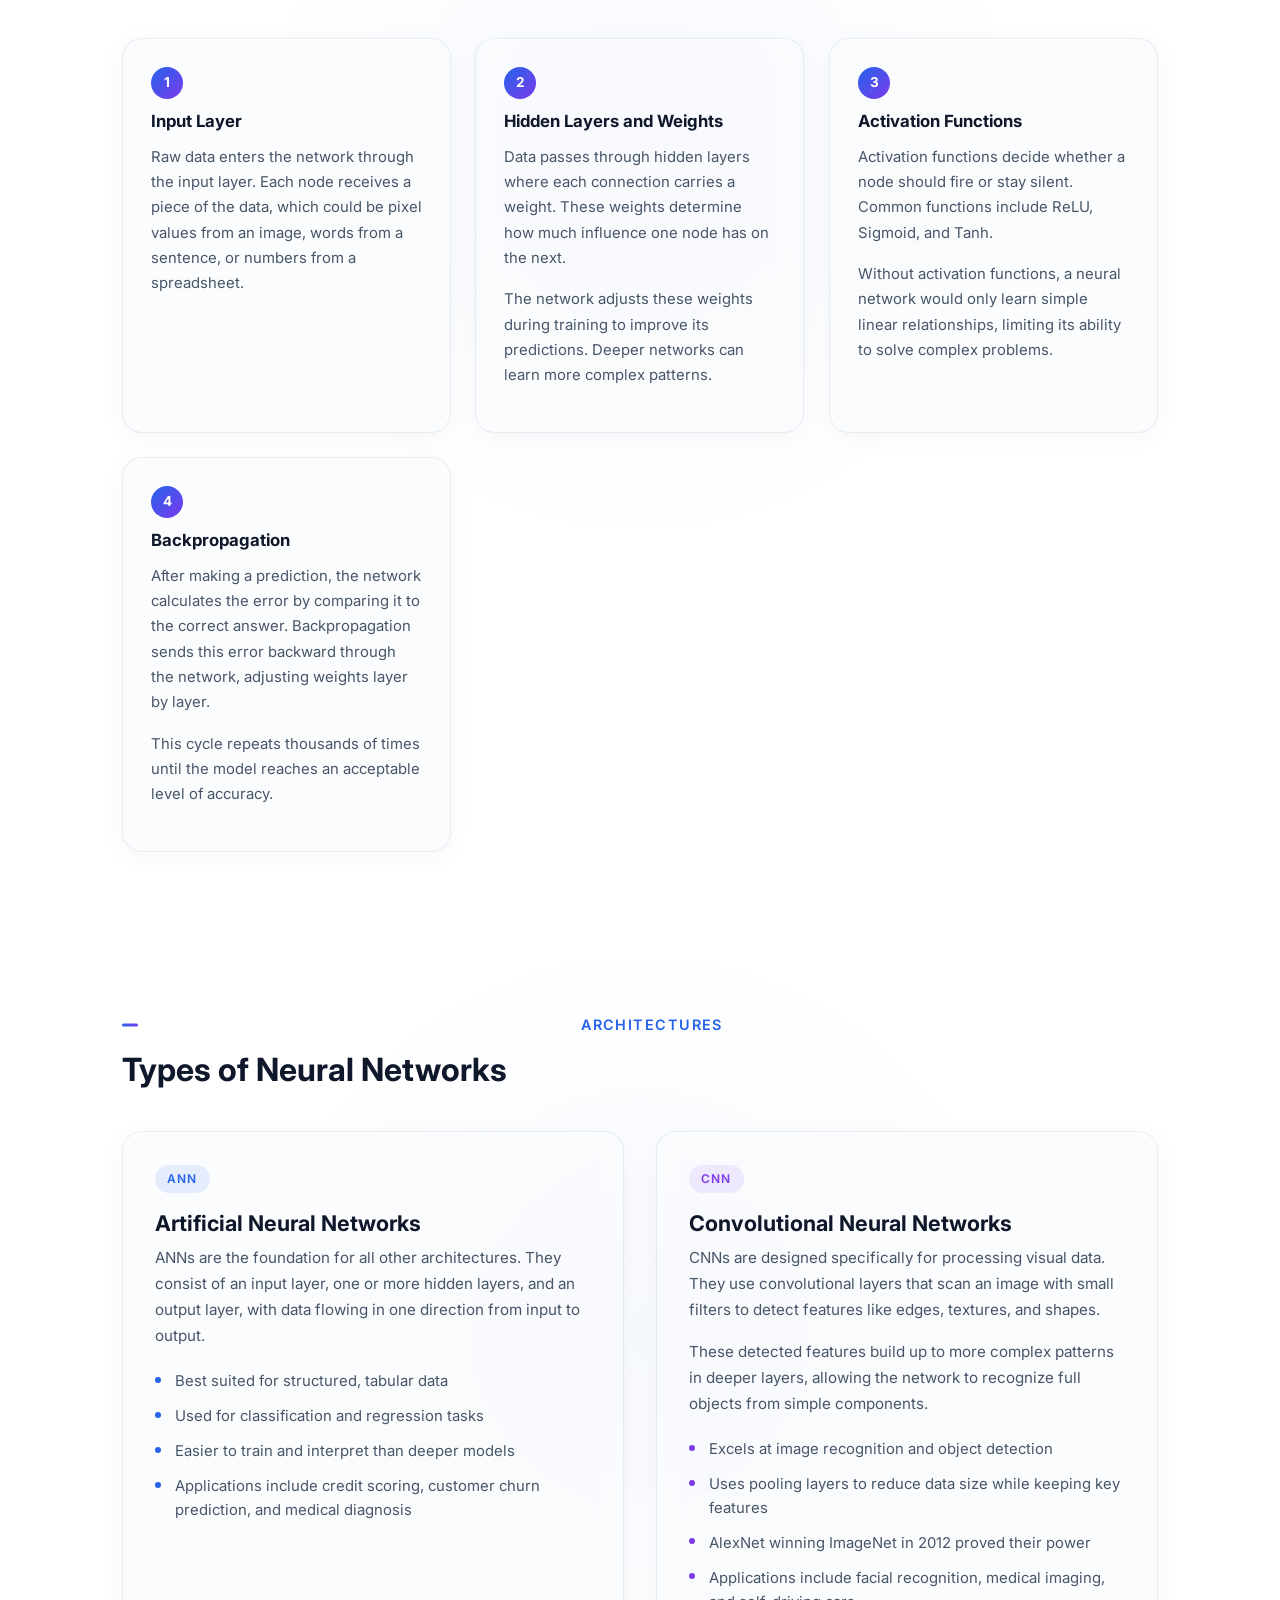
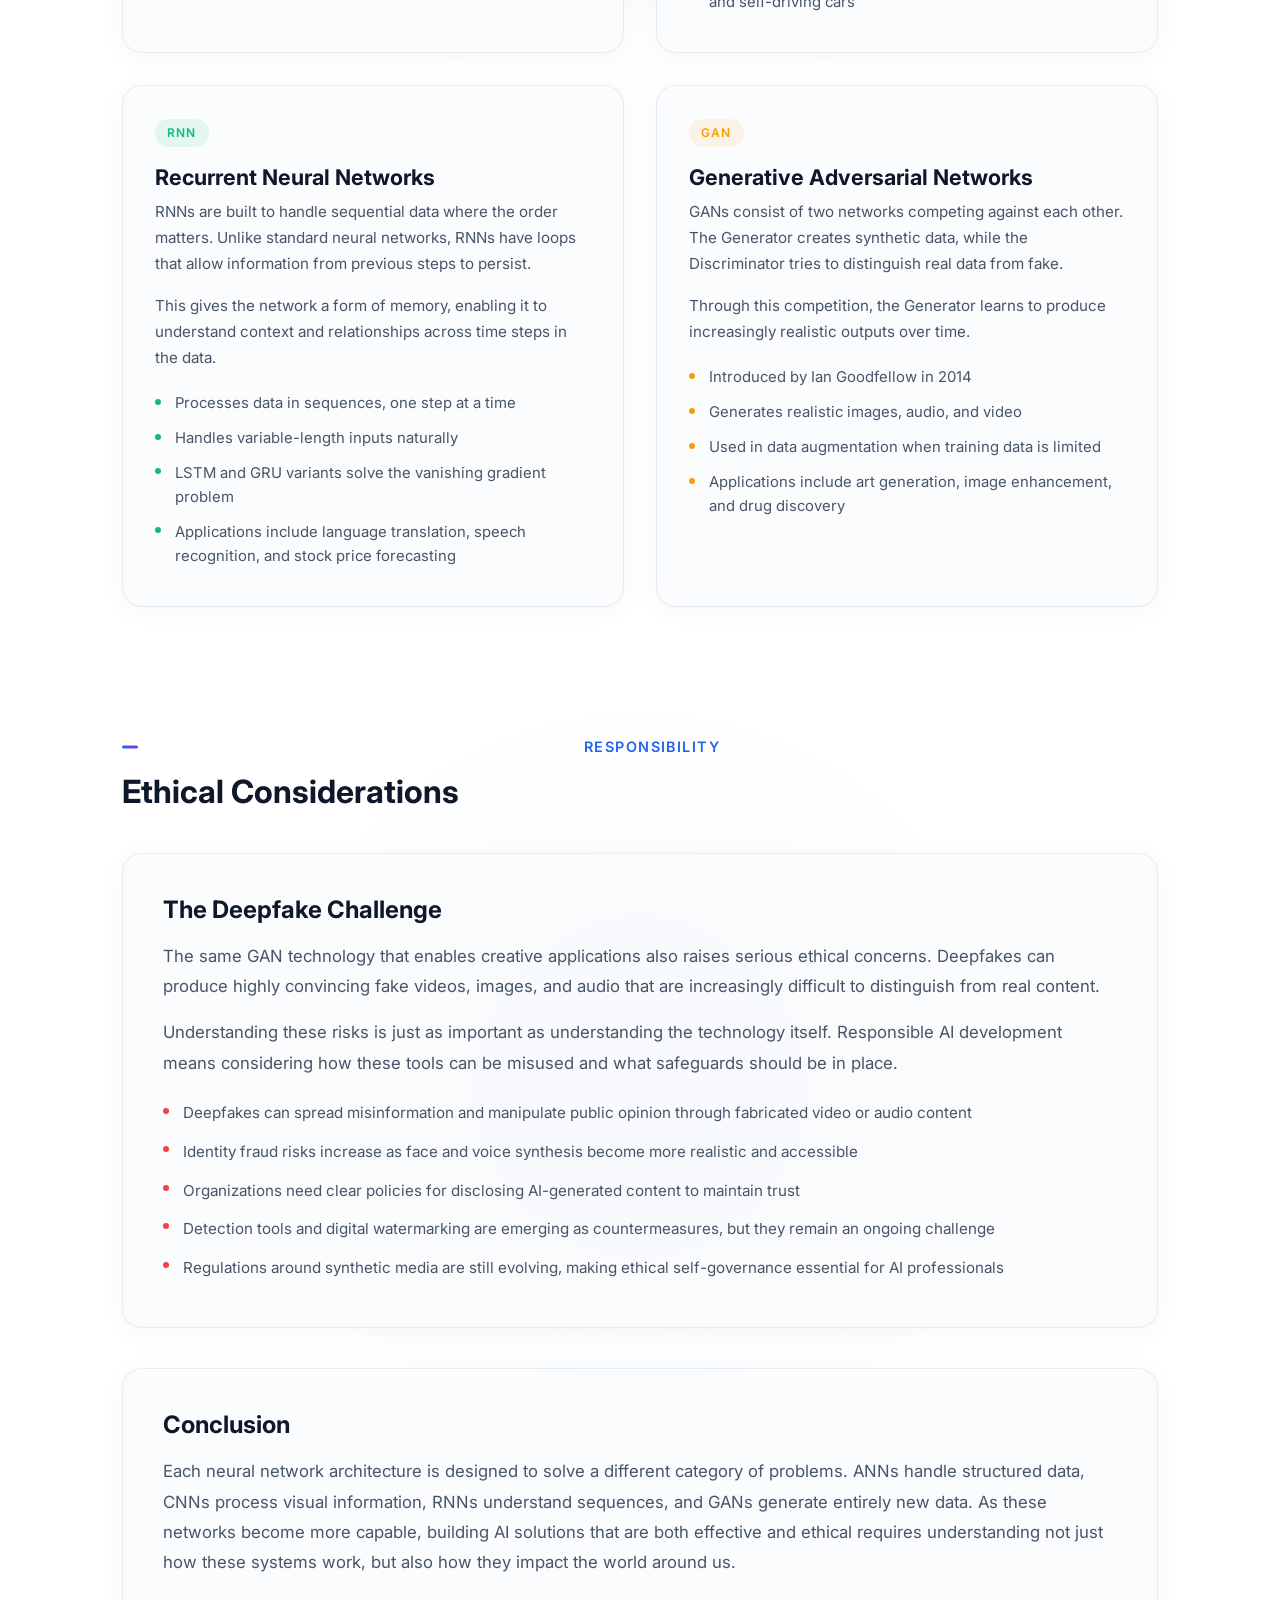
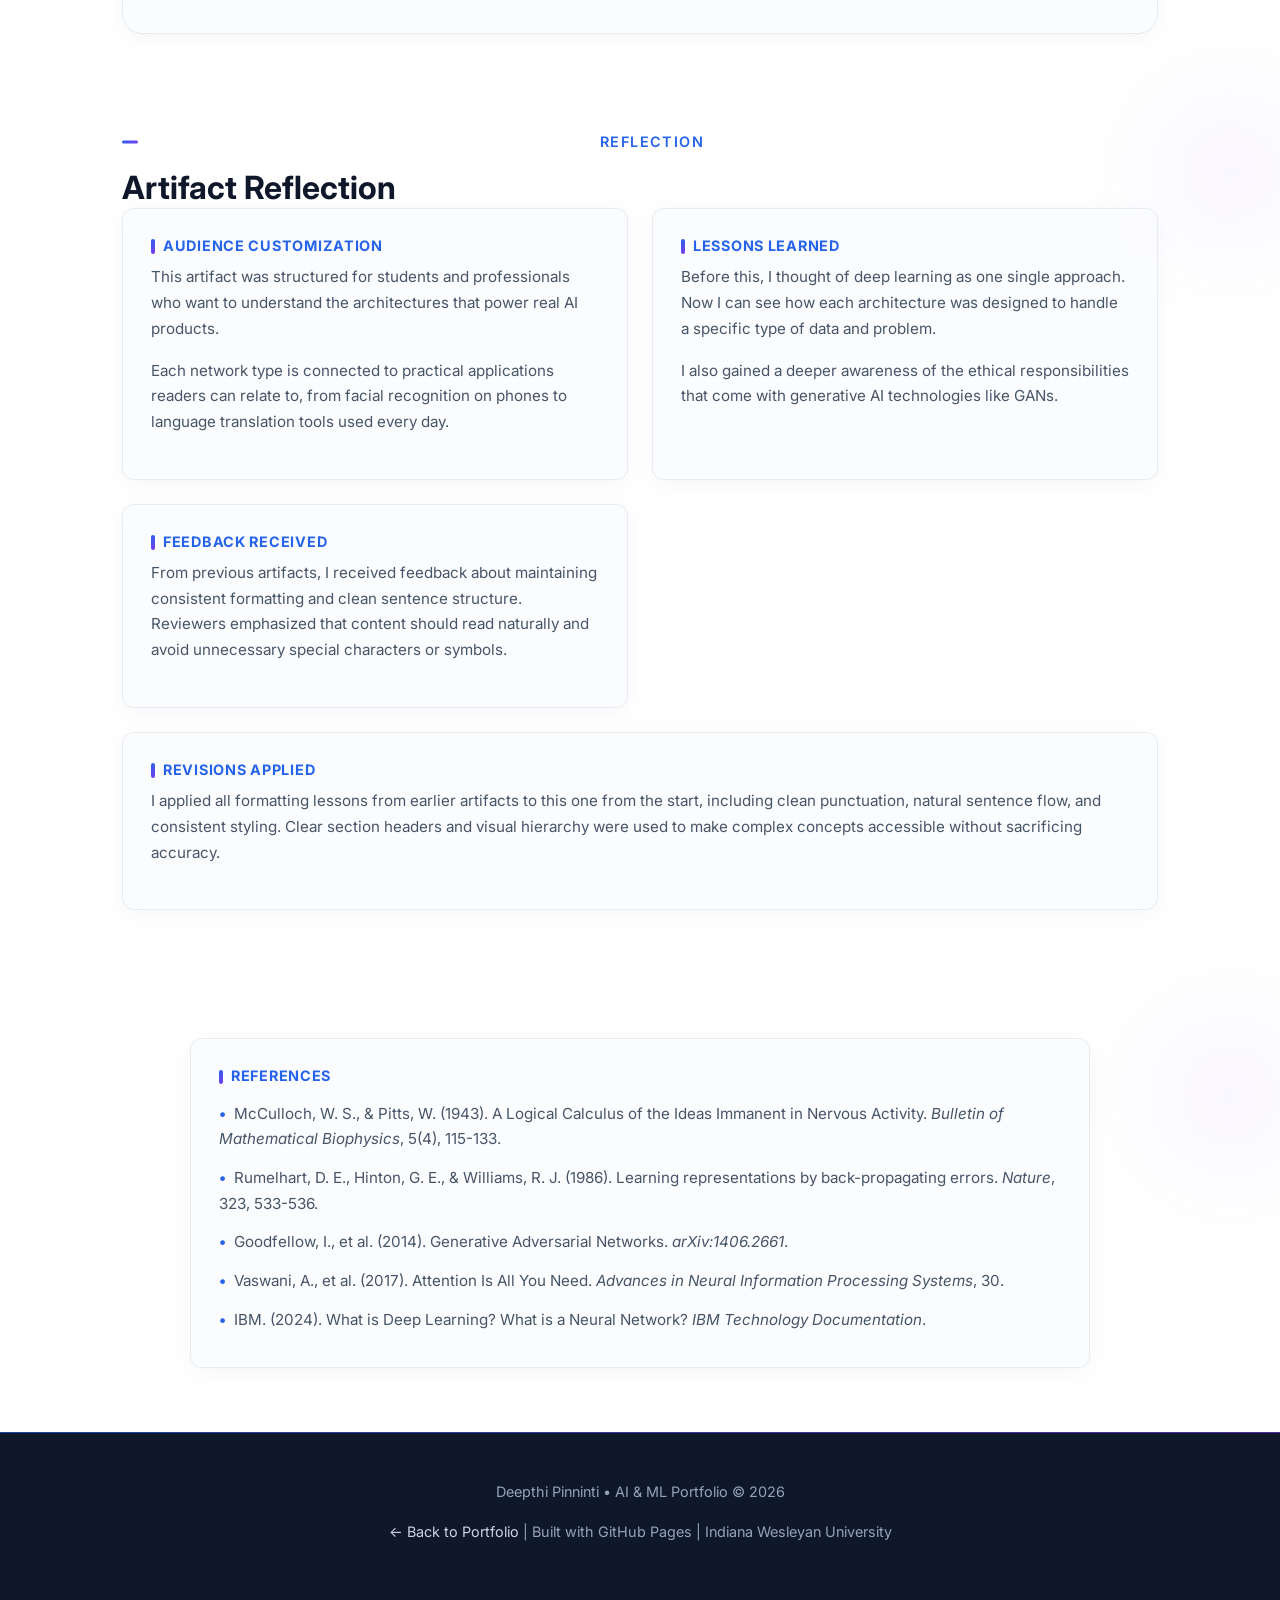
<file: artifacts/3-dl-neural-networks/index.html>
<!DOCTYPE html>
<html lang="en">
<head>
  <meta charset="UTF-8">
  <meta name="viewport" content="width=device-width, initial-scale=1.0">
  <title>Deep Learning &amp; Neural Networks | Deepthi Pinninti Portfolio</title>
  <meta name="description" content="An in-depth exploration of neural network architectures including ANNs, CNNs, RNNs, and GANs, with real-world applications and ethical considerations.">
  <link rel="preconnect" href="https://fonts.googleapis.com">
  <link rel="preconnect" href="https://fonts.gstatic.com" crossorigin>
  <link href="https://fonts.googleapis.com/css2?family=Inter:wght@400;500;600;700&display=swap" rel="stylesheet">
  <link rel="stylesheet" href="../../css/style.css">
  <style>
    /* ===== Enhanced Hero ===== */
    .artifact-page-hero {
      position: relative;
      overflow: hidden;
      padding: 10rem 0 5rem;
      background: linear-gradient(135deg, #0f172a 0%, #1e293b 40%, #0f172a 100%);
      color: #f1f5f9;
    }

    .artifact-page-hero::before {
      content: '';
      position: absolute;
      inset: 0;
      background:
        radial-gradient(ellipse 600px 400px at 20% 50%, rgba(37, 99, 235, 0.15) 0%, transparent 70%),
        radial-gradient(ellipse 500px 350px at 80% 30%, rgba(124, 58, 237, 0.12) 0%, transparent 70%);
      pointer-events: none;
    }

    .artifact-page-hero .container {
      position: relative;
      z-index: 2;
    }

    .artifact-page-hero h1 {
      color: #f1f5f9;
      font-size: 3.25rem;
      letter-spacing: -0.03em;
      line-height: 1.15;
    }

    .artifact-page-hero .breadcrumb a {
      color: #94a3b8;
    }

    .artifact-page-hero .breadcrumb a:hover {
      color: #e2e8f0;
    }

    .artifact-page-hero .breadcrumb span {
      color: #64748b;
    }

    .artifact-page-hero .breadcrumb .breadcrumb-current {
      color: #93c5fd;
    }

    .artifact-page-hero .hero-tag {
      background: rgba(16, 185, 129, 0.2);
      border: 1px solid rgba(16, 185, 129, 0.35);
      color: #6ee7b7;
    }

    .artifact-page-hero .artifact-hero-desc {
      color: #94a3b8;
      font-size: 1.2rem;
      line-height: 1.8;
    }

    .artifact-page-hero .meta-tag {
      background: rgba(255, 255, 255, 0.06);
      border: 1px solid rgba(255, 255, 255, 0.1);
      color: #94a3b8;
    }

    /* ===== Particle Background ===== */
    .particle-bg {
      position: absolute;
      inset: 0;
      overflow: hidden;
      z-index: 0;
    }

    .particle-bg .particle {
      position: absolute;
      border-radius: 50%;
      pointer-events: none;
      animation: particleRise linear infinite;
      opacity: 0;
    }

    @keyframes particleRise {
      0% {
        transform: translateY(100vh) scale(0);
        opacity: 0;
      }
      10% { opacity: 1; }
      90% { opacity: 1; }
      100% {
        transform: translateY(-20vh) scale(1);
        opacity: 0;
      }
    }

    /* ===== Hero Grid Pattern ===== */
    .hero-grid-pattern {
      position: absolute;
      inset: 0;
      z-index: 0;
      background-image:
        linear-gradient(rgba(16, 185, 129, 0.04) 1px, transparent 1px),
        linear-gradient(90deg, rgba(16, 185, 129, 0.04) 1px, transparent 1px);
      background-size: 60px 60px;
      mask-image: radial-gradient(ellipse 80% 70% at 50% 50%, black 30%, transparent 80%);
      -webkit-mask-image: radial-gradient(ellipse 80% 70% at 50% 50%, black 30%, transparent 80%);
    }

    /* ===== Hero Stats Bar ===== */
    .hero-stats {
      display: flex;
      gap: 2.5rem;
      margin-top: 2.5rem;
      padding-top: 2rem;
      border-top: 1px solid rgba(255, 255, 255, 0.08);
    }

    .hero-stat {
      text-align: left;
    }

    .hero-stat .stat-number {
      display: block;
      font-size: 2rem;
      font-weight: 700;
      background: var(--gradient);
      -webkit-background-clip: text;
      -webkit-text-fill-color: transparent;
      background-clip: text;
      line-height: 1.2;
    }

    .hero-stat .stat-label {
      font-size: 0.8rem;
      color: #64748b;
      text-transform: uppercase;
      letter-spacing: 0.08em;
      font-weight: 500;
    }

    /* ===== Glass Card ===== */
    .glass-card {
      background: rgba(248, 250, 252, 0.6);
      backdrop-filter: blur(12px);
      -webkit-backdrop-filter: blur(12px);
      border: 1px solid rgba(226, 232, 240, 0.8);
      box-shadow:
        0 4px 24px rgba(0, 0, 0, 0.04),
        inset 0 1px 0 rgba(255, 255, 255, 0.6);
      transition: all 0.35s cubic-bezier(0.4, 0, 0.2, 1);
    }

    .glass-card:hover {
      background: rgba(248, 250, 252, 0.85);
      border-color: rgba(37, 99, 235, 0.25);
      box-shadow:
        0 8px 32px rgba(37, 99, 235, 0.08),
        0 2px 8px rgba(0, 0, 0, 0.06),
        inset 0 1px 0 rgba(255, 255, 255, 0.8);
      transform: translateY(-4px);
    }

    /* ===== Tilt Card ===== */
    .tilt-card {
      transition: all 0.4s cubic-bezier(0.4, 0, 0.2, 1);
      transform-style: preserve-3d;
      will-change: transform;
    }

    .tilt-card:hover {
      box-shadow:
        0 20px 40px rgba(37, 99, 235, 0.1),
        0 4px 12px rgba(0, 0, 0, 0.06);
    }

    /* ===== Info Card Enhancements ===== */
    .info-card.glass-card {
      position: relative;
      overflow: hidden;
    }

    .info-card.glass-card::after {
      content: '';
      position: absolute;
      top: 0;
      left: 0;
      right: 0;
      height: 3px;
      background: var(--gradient);
      transform: scaleX(0);
      transform-origin: left;
      transition: transform 0.4s cubic-bezier(0.4, 0, 0.2, 1);
    }

    .info-card.glass-card:hover::after {
      transform: scaleX(1);
    }

    .info-card.glass-card h4 {
      display: flex;
      align-items: center;
      gap: 0.5rem;
    }

    .info-card.glass-card h4::before {
      content: '';
      display: inline-block;
      width: 4px;
      height: 1em;
      background: var(--gradient);
      border-radius: 2px;
      flex-shrink: 0;
    }

    /* ===== Enhanced Artifact Content ===== */
    .artifact-content {
      position: relative;
    }

    .artifact-content::before {
      content: '';
      position: absolute;
      top: -60px;
      right: -100px;
      width: 300px;
      height: 300px;
      border-radius: 50%;
      background: radial-gradient(circle, rgba(124, 58, 237, 0.04) 0%, transparent 70%);
      pointer-events: none;
    }

    /* ===== Network Architecture Section ===== */
    .network-section {
      position: relative;
      overflow: hidden;
    }

    .network-section::before {
      content: '';
      position: absolute;
      top: 0;
      left: 50%;
      transform: translateX(-50%);
      width: 800px;
      height: 800px;
      border-radius: 50%;
      background: radial-gradient(circle, rgba(37, 99, 235, 0.04) 0%, transparent 70%);
      pointer-events: none;
    }

    /* ===== Network Type Cards ===== */
    .network-grid {
      display: grid;
      grid-template-columns: 1fr 1fr;
      gap: 2rem;
      margin-top: 2.5rem;
    }

    .network-card {
      padding: 2rem;
      border-radius: var(--radius-lg);
      position: relative;
      overflow: hidden;
    }

    .network-card::before {
      content: '';
      position: absolute;
      top: 0;
      left: 0;
      right: 0;
      height: 4px;
    }

    .network-card.ann-card::before {
      background: linear-gradient(90deg, #2563eb, #3b82f6);
    }

    .network-card.cnn-card::before {
      background: linear-gradient(90deg, #7c3aed, #a78bfa);
    }

    .network-card.rnn-card::before {
      background: linear-gradient(90deg, #10b981, #34d399);
    }

    .network-card.gan-card::before {
      background: linear-gradient(90deg, #f59e0b, #fbbf24);
    }

    .network-card h3 {
      font-size: 1.35rem;
      margin-bottom: 0.5rem;
    }

    .network-card .accent-label {
      display: inline-block;
      font-size: 0.75rem;
      font-weight: 600;
      text-transform: uppercase;
      letter-spacing: 0.1em;
      padding: 0.25rem 0.75rem;
      border-radius: 100px;
      margin-bottom: 1rem;
    }

    .ann-card .accent-label {
      background: rgba(37, 99, 235, 0.1);
      color: #2563eb;
    }

    .cnn-card .accent-label {
      background: rgba(124, 58, 237, 0.1);
      color: #7c3aed;
    }

    .rnn-card .accent-label {
      background: rgba(16, 185, 129, 0.1);
      color: #10b981;
    }

    .gan-card .accent-label {
      background: rgba(245, 158, 11, 0.1);
      color: #f59e0b;
    }

    .network-card p {
      font-size: 0.95rem;
      line-height: 1.7;
      color: var(--text-light);
      margin-bottom: 1rem;
    }

    .network-card ul {
      list-style: none;
      padding: 0;
    }

    .network-card ul li {
      padding: 0.35rem 0;
      padding-left: 1.25rem;
      position: relative;
      color: var(--text-light);
      font-size: 0.93rem;
      line-height: 1.6;
    }

    .network-card ul li::before {
      content: '';
      position: absolute;
      left: 0;
      top: 0.75rem;
      width: 6px;
      height: 6px;
      border-radius: 50%;
    }

    .ann-card ul li::before {
      background: #2563eb;
    }

    .cnn-card ul li::before {
      background: #7c3aed;
    }

    .rnn-card ul li::before {
      background: #10b981;
    }

    .gan-card ul li::before {
      background: #f59e0b;
    }

    /* ===== How Neural Networks Learn ===== */
    .learning-section {
      position: relative;
    }

    .learning-grid {
      display: grid;
      grid-template-columns: repeat(auto-fit, minmax(280px, 1fr));
      gap: 1.5rem;
      margin-top: 2.5rem;
    }

    .learning-card {
      padding: 1.75rem;
      border-radius: var(--radius-lg);
    }

    .learning-card h4 {
      font-size: 1.05rem;
      margin-bottom: 0.75rem;
    }

    .learning-card p {
      font-size: 0.93rem;
      color: var(--text-light);
      line-height: 1.7;
    }

    .step-number {
      display: inline-flex;
      align-items: center;
      justify-content: center;
      width: 32px;
      height: 32px;
      border-radius: 50%;
      font-weight: 700;
      font-size: 0.85rem;
      color: white;
      background: var(--gradient);
      margin-bottom: 0.75rem;
    }

    /* ===== Ethics Section ===== */
    .ethics-card {
      padding: 2.5rem;
      border-radius: var(--radius-lg);
      position: relative;
      overflow: hidden;
      margin-top: 2.5rem;
    }

    .ethics-card::before {
      content: '';
      position: absolute;
      top: 0;
      left: 0;
      right: 0;
      height: 4px;
      background: linear-gradient(90deg, #ef4444, #f59e0b);
    }

    .ethics-card h3 {
      margin-bottom: 1rem;
    }

    .ethics-card p {
      font-size: 1.05rem;
      line-height: 1.8;
      color: var(--text-light);
      margin-bottom: 1rem;
    }

    .ethics-card ul {
      list-style: none;
      padding: 0;
    }

    .ethics-card ul li {
      padding: 0.4rem 0;
      padding-left: 1.25rem;
      position: relative;
      color: var(--text-light);
      font-size: 0.95rem;
      line-height: 1.7;
    }

    .ethics-card ul li::before {
      content: '';
      position: absolute;
      left: 0;
      top: 0.85rem;
      width: 6px;
      height: 6px;
      border-radius: 50%;
      background: #ef4444;
    }

    /* ===== Conclusion ===== */
    .conclusion-card {
      padding: 2.5rem;
      border-radius: var(--radius-lg);
      position: relative;
      overflow: hidden;
      margin-top: 2.5rem;
    }

    .conclusion-card::before {
      content: '';
      position: absolute;
      top: 0;
      left: 0;
      right: 0;
      height: 4px;
      background: var(--gradient);
    }

    .conclusion-card h3 {
      margin-bottom: 1rem;
    }

    .conclusion-card p {
      font-size: 1.05rem;
      line-height: 1.8;
      color: var(--text-light);
    }

    /* ===== References ===== */
    .references-section .info-card {
      position: relative;
      overflow: hidden;
    }

    .references-section .info-card::before {
      content: '';
      position: absolute;
      top: 0;
      left: 0;
      right: 0;
      height: 3px;
      background: var(--gradient);
    }

    .references-section .info-card ul li {
      padding: 0.4rem 0;
      transition: all 0.2s ease;
    }

    .references-section .info-card ul li:hover {
      padding-left: 0.5rem;
      color: var(--text);
    }

    /* ===== Enhanced Footer ===== */
    .footer {
      position: relative;
      overflow: hidden;
    }

    .footer::before {
      content: '';
      position: absolute;
      top: 0;
      left: 0;
      right: 0;
      height: 1px;
      background: var(--gradient);
    }

    /* ===== Reduced Motion ===== */
    @media (prefers-reduced-motion: reduce) {
      .particle-bg .particle {
        animation: none;
        display: none;
      }

      .tilt-card:hover,
      .glass-card:hover {
        transform: none;
      }
    }

    /* ===== Responsive ===== */
    @media (max-width: 768px) {
      .artifact-page-hero {
        padding: 8rem 0 3rem;
      }

      .artifact-page-hero h1 {
        font-size: 2.25rem;
      }

      .hero-stats {
        gap: 1.5rem;
        flex-wrap: wrap;
      }

      .hero-stat .stat-number {
        font-size: 1.5rem;
      }

      .network-grid {
        grid-template-columns: 1fr;
      }

      .learning-grid {
        grid-template-columns: 1fr;
      }
    }
  </style>
</head>
<body>

  <a href="#main" class="skip-link">Skip to main content</a>

  <!-- Navigation -->
  <nav class="navbar" aria-label="Main navigation">
    <div class="container">
      <a href="../../index.html" class="nav-brand"><span>DP</span> Portfolio</a>
      <ul class="nav-links">
        <li><a href="../../index.html">Home</a></li>
        <li><a href="../../index.html#artifacts">Artifacts</a></li>
      </ul>
    </div>
  </nav>

  <main id="main">

    <!-- Artifact Hero -->
    <section class="artifact-page-hero">
      <div class="hero-grid-pattern" aria-hidden="true"></div>
      <div class="particle-bg" aria-hidden="true"></div>
      <div class="container">
        <nav class="breadcrumb" aria-label="Breadcrumb">
          <a href="../../index.html">Home</a>
          <span aria-hidden="true">/</span>
          <a href="../../index.html#artifacts">Artifacts</a>
          <span aria-hidden="true">/</span>
          <span class="breadcrumb-current" aria-current="page">Deep Learning &amp; Neural Networks</span>
        </nav>
        <div class="hero-tag">Artifact 3 &bull; Workshop 3</div>
        <h1>Deep Learning &amp; <span class="gradient-text">Neural Networks</span></h1>
        <p class="artifact-hero-desc">An in-depth exploration of how neural networks learn, the four major architectures that power modern AI, and the ethical responsibilities that come with these powerful technologies.</p>
        <div class="artifact-meta">
          <span class="meta-tag">March 2026</span>
          <span class="meta-tag">IWU - AI &amp; ML Course</span>
          <span class="meta-tag">Technical Analysis</span>
        </div>
        <div class="hero-stats">
          <div class="hero-stat">
            <span class="stat-number">4</span>
            <span class="stat-label">Architectures</span>
          </div>
          <div class="hero-stat">
            <span class="stat-number">11</span>
            <span class="stat-label">Key Milestones</span>
          </div>
          <div class="hero-stat">
            <span class="stat-number">5</span>
            <span class="stat-label">References</span>
          </div>
          <div class="hero-stat">
            <span class="stat-number">4</span>
            <span class="stat-label">Learning Steps</span>
          </div>
        </div>
      </div>
    </section>

    <!-- Artifact Information -->
    <section class="artifact-content reveal">
      <div class="container">
        <div class="artifact-info-grid">

          <div class="info-card glass-card reveal" data-delay="0">
            <h4>Introduction</h4>
            <p>This artifact was created for Workshop 3 in the AI and Machine Learning course at Indiana Wesleyan University. Deep learning powers the most visible AI applications today, from facial recognition to language translation to generative art. But behind these applications are distinct neural network architectures, each designed for a specific type of problem. This artifact breaks down the four foundational architectures and explains how neural networks actually learn, giving readers the practical knowledge to evaluate and apply these technologies in real settings.</p>
          </div>

          <div class="info-card glass-card reveal" data-delay="50">
            <h4>Description</h4>
            <p>A technical analysis covering four major neural network architectures: Artificial Neural Networks (ANNs) for structured data tasks like classification and regression, Convolutional Neural Networks (CNNs) for visual data including image recognition and object detection, Recurrent Neural Networks (RNNs) and their LSTM variants for sequential data like language and time series, and Generative Adversarial Networks (GANs) for synthetic data generation. The artifact also walks through the four-step learning process shared by all neural networks: input processing, weighted connections through hidden layers, activation functions, and backpropagation. An ethics section addresses the deepfake challenge created by GANs.</p>
          </div>

          <div class="info-card glass-card reveal" data-delay="200">
            <h4>Objective</h4>
            <p>To explore the core architectures behind deep learning, understand how neural networks learn from data, and examine the ethical considerations surrounding synthetic data generation and deepfakes.</p>
          </div>

          <div class="info-card glass-card reveal" data-delay="300">
            <h4>Process</h4>
            <ol style="padding-left:1.25rem;line-height:1.9;color:var(--text-light);font-size:0.95rem;">
  <li>Identified the four architectures to analyze based on their industry prevalence and distinct problem domains: ANNs for structured data, CNNs for computer vision, RNNs for sequential data, and GANs for generative tasks.</li>
  <li>Researched each architecture from primary sources including foundational papers (McCulloch and Pitts 1943, Goodfellow 2014, Vaswani 2017) and IBM deep learning production documentation.</li>
  <li>Mapped each architecture to specific real-world applications to bridge theory and practice. AlexNet winning ImageNet in 2012 by a 10-point margin is more meaningful than memorizing CNN layer types.</li>
  <li>Documented the four-step learning process shared by all neural networks (input, weighted connections, activation functions, backpropagation) as a unifying foundation across all architectures.</li>
  <li>Added an ethics section on deepfakes and GAN misuse to ensure the analysis addressed responsible deployment, not just technical capability.</li>
</ol>
          </div>

          <div class="info-card glass-card reveal" data-delay="350">
            <h4>Tools</h4>
            <ul style="padding-left:1.25rem;line-height:1.9;color:var(--text-light);font-size:0.95rem;">
  <li><strong>IBM Deep Learning Documentation</strong> - chosen as a primary technical reference because IBM provides production-grade guidance on how these architectures are implemented at enterprise scale, not just academic theory.</li>
  <li><strong>Foundational academic papers (McCulloch-Pitts, Goodfellow, Vaswani)</strong> - used to ensure architecture descriptions reflect original intent and terminology, giving the analysis academic credibility.</li>
  <li><strong>Real-world application mapping</strong> - used as an analytical method to connect each architecture to the class of problems it was designed for, making the content actionable for practitioners.</li>
  <li><strong>AlexNet/ImageNet case study</strong> - included because it provides a concrete, measurable outcome (top-5 error rate reduced from 26 percent to 15.3 percent) that illustrates the magnitude of CNNs' impact.</li>
</ul>
          </div>

          <div class="info-card glass-card reveal" data-delay="400">
            <h4>Value Proposition</h4>
            <p>Demonstrates the ability to break down complex technical concepts into clear, practical explanations that connect theory to real-world use cases. This skill is essential for any role that involves evaluating, recommending, or implementing AI solutions.</p>
          </div>

          <div class="info-card glass-card full-width reveal" data-delay="500">
            <h4>Unique Value</h4>
            <p>This artifact goes beyond surface-level definitions by connecting each neural network architecture to the specific problems it solves best. Understanding why CNNs excel at images while RNNs handle sequences is the kind of practical knowledge that separates someone who understands AI from someone who can actually apply it in an enterprise setting.</p>
          </div>

          <div class="info-card glass-card full-width reveal" data-delay="600">
            <h4>Relevance</h4>
            <p>Salesforce continues to embed deep learning into its platform through Einstein Vision, Einstein Language, and the newer Agentforce capabilities. Understanding the neural network architectures behind these tools allows me to make better implementation decisions and communicate technical trade-offs to stakeholders effectively.</p>
          </div>

        </div>
      </div>
    </section>

    <!-- How Neural Networks Learn -->
    <section class="learning-section network-section">
      <div class="container">
        <div class="section-label" style="text-align:center;display:block;">Foundation</div>
        <h2>How Neural Networks Learn</h2>
        <p style="max-width:700px;margin:0 auto 1rem;text-align:center;color:var(--text-light);font-size:1.05rem;line-height:1.7;">Neural networks are inspired by the human brain. They consist of interconnected layers of nodes that process data, recognize patterns, and improve their accuracy over time through a structured learning process.</p>

        <div class="learning-grid">
          <div class="learning-card glass-card tilt-card reveal" data-delay="0">
            <div class="step-number">1</div>
            <h4>Input Layer</h4>
            <p>Raw data enters the network through the input layer. Each node receives a piece of the data, which could be pixel values from an image, words from a sentence, or numbers from a spreadsheet.</p>
          </div>

          <div class="learning-card glass-card tilt-card reveal" data-delay="100">
            <div class="step-number">2</div>
            <h4>Hidden Layers and Weights</h4>
            <p>Data passes through hidden layers where each connection carries a weight. These weights determine how much influence one node has on the next.</p>
            <p>The network adjusts these weights during training to improve its predictions. Deeper networks can learn more complex patterns.</p>
          </div>

          <div class="learning-card glass-card tilt-card reveal" data-delay="200">
            <div class="step-number">3</div>
            <h4>Activation Functions</h4>
            <p>Activation functions decide whether a node should fire or stay silent. Common functions include ReLU, Sigmoid, and Tanh.</p>
            <p>Without activation functions, a neural network would only learn simple linear relationships, limiting its ability to solve complex problems.</p>
          </div>

          <div class="learning-card glass-card tilt-card reveal" data-delay="300">
            <div class="step-number">4</div>
            <h4>Backpropagation</h4>
            <p>After making a prediction, the network calculates the error by comparing it to the correct answer. Backpropagation sends this error backward through the network, adjusting weights layer by layer.</p>
            <p>This cycle repeats thousands of times until the model reaches an acceptable level of accuracy.</p>
          </div>
        </div>
      </div>
    </section>

    <!-- Neural Network Architectures -->
    <section class="network-section">
      <div class="container">
        <div class="section-label" style="text-align:center;display:block;">Architectures</div>
        <h2>Types of Neural Networks</h2>

        <div class="network-grid">
          <div class="network-card ann-card glass-card tilt-card reveal" data-delay="100">
            <span class="accent-label">ANN</span>
            <h3>Artificial Neural Networks</h3>
            <p>ANNs are the foundation for all other architectures. They consist of an input layer, one or more hidden layers, and an output layer, with data flowing in one direction from input to output.</p>
            <ul>
              <li>Best suited for structured, tabular data</li>
              <li>Used for classification and regression tasks</li>
              <li>Easier to train and interpret than deeper models</li>
              <li>Applications include credit scoring, customer churn prediction, and medical diagnosis</li>
            </ul>
          </div>

          <div class="network-card cnn-card glass-card tilt-card reveal" data-delay="200">
            <span class="accent-label">CNN</span>
            <h3>Convolutional Neural Networks</h3>
            <p>CNNs are designed specifically for processing visual data. They use convolutional layers that scan an image with small filters to detect features like edges, textures, and shapes.</p>
            <p>These detected features build up to more complex patterns in deeper layers, allowing the network to recognize full objects from simple components.</p>
            <ul>
              <li>Excels at image recognition and object detection</li>
              <li>Uses pooling layers to reduce data size while keeping key features</li>
              <li>AlexNet winning ImageNet in 2012 proved their power</li>
              <li>Applications include facial recognition, medical imaging, and self-driving cars</li>
            </ul>
          </div>

          <div class="network-card rnn-card glass-card tilt-card reveal" data-delay="300">
            <span class="accent-label">RNN</span>
            <h3>Recurrent Neural Networks</h3>
            <p>RNNs are built to handle sequential data where the order matters. Unlike standard neural networks, RNNs have loops that allow information from previous steps to persist.</p>
            <p>This gives the network a form of memory, enabling it to understand context and relationships across time steps in the data.</p>
            <ul>
              <li>Processes data in sequences, one step at a time</li>
              <li>Handles variable-length inputs naturally</li>
              <li>LSTM and GRU variants solve the vanishing gradient problem</li>
              <li>Applications include language translation, speech recognition, and stock price forecasting</li>
            </ul>
          </div>

          <div class="network-card gan-card glass-card tilt-card reveal" data-delay="400">
            <span class="accent-label">GAN</span>
            <h3>Generative Adversarial Networks</h3>
            <p>GANs consist of two networks competing against each other. The Generator creates synthetic data, while the Discriminator tries to distinguish real data from fake.</p>
            <p>Through this competition, the Generator learns to produce increasingly realistic outputs over time.</p>
            <ul>
              <li>Introduced by Ian Goodfellow in 2014</li>
              <li>Generates realistic images, audio, and video</li>
              <li>Used in data augmentation when training data is limited</li>
              <li>Applications include art generation, image enhancement, and drug discovery</li>
            </ul>
          </div>
        </div>
      </div>
    </section>

    <!-- Ethical Considerations -->
    <section class="network-section artifact-content reveal">
      <div class="container">
        <div class="section-label" style="text-align:center;display:block;">Responsibility</div>
        <h2>Ethical Considerations</h2>

        <div class="ethics-card glass-card">
          <h3>The Deepfake Challenge</h3>
          <p>The same GAN technology that enables creative applications also raises serious ethical concerns. Deepfakes can produce highly convincing fake videos, images, and audio that are increasingly difficult to distinguish from real content.</p>
          <p>Understanding these risks is just as important as understanding the technology itself. Responsible AI development means considering how these tools can be misused and what safeguards should be in place.</p>
          <ul>
            <li>Deepfakes can spread misinformation and manipulate public opinion through fabricated video or audio content</li>
            <li>Identity fraud risks increase as face and voice synthesis become more realistic and accessible</li>
            <li>Organizations need clear policies for disclosing AI-generated content to maintain trust</li>
            <li>Detection tools and digital watermarking are emerging as countermeasures, but they remain an ongoing challenge</li>
            <li>Regulations around synthetic media are still evolving, making ethical self-governance essential for AI professionals</li>
          </ul>
        </div>

        <!-- Conclusion -->
        <div class="conclusion-card glass-card reveal">
          <h3>Conclusion</h3>
          <p>Each neural network architecture is designed to solve a different category of problems. ANNs handle structured data, CNNs process visual information, RNNs understand sequences, and GANs generate entirely new data. As these networks become more capable, building AI solutions that are both effective and ethical requires understanding not just how these systems work, but also how they impact the world around us.</p>
        </div>
      </div>
    </section>

    <!-- Reflection -->
    <section class="artifact-content reveal">
      <div class="container">
        <div class="section-label" style="text-align:center;display:block;">Reflection</div>
        <h2>Artifact Reflection</h2>

        <div class="artifact-info-grid">

          <div class="info-card glass-card reveal" data-delay="100">
            <h4>Audience Customization</h4>
            <p>This artifact was structured for students and professionals who want to understand the architectures that power real AI products.</p>
            <p>Each network type is connected to practical applications readers can relate to, from facial recognition on phones to language translation tools used every day.</p>
          </div>

          <div class="info-card glass-card reveal" data-delay="200">
            <h4>Lessons Learned</h4>
            <p>Before this, I thought of deep learning as one single approach. Now I can see how each architecture was designed to handle a specific type of data and problem.</p>
            <p>I also gained a deeper awareness of the ethical responsibilities that come with generative AI technologies like GANs.</p>
          </div>

          <div class="info-card glass-card reveal" data-delay="300">
            <h4>Feedback Received</h4>
            <p>From previous artifacts, I received feedback about maintaining consistent formatting and clean sentence structure. Reviewers emphasized that content should read naturally and avoid unnecessary special characters or symbols.</p>
          </div>

          <div class="info-card glass-card full-width reveal" data-delay="400">
            <h4>Revisions Applied</h4>
            <p>I applied all formatting lessons from earlier artifacts to this one from the start, including clean punctuation, natural sentence flow, and consistent styling. Clear section headers and visual hierarchy were used to make complex concepts accessible without sacrificing accuracy.</p>
          </div>

        </div>
      </div>
    </section>

    <!-- References -->
    <section class="artifact-content references-section reveal">
      <div class="container">
        <div class="info-card glass-card full-width references-card">
          <h4>References</h4>
          <ul>
            <li>McCulloch, W. S., &amp; Pitts, W. (1943). A Logical Calculus of the Ideas Immanent in Nervous Activity. <em>Bulletin of Mathematical Biophysics</em>, 5(4), 115-133.</li>
            <li>Rumelhart, D. E., Hinton, G. E., &amp; Williams, R. J. (1986). Learning representations by back-propagating errors. <em>Nature</em>, 323, 533-536.</li>
            <li>Goodfellow, I., et al. (2014). Generative Adversarial Networks. <em>arXiv:1406.2661</em>.</li>
            <li>Vaswani, A., et al. (2017). Attention Is All You Need. <em>Advances in Neural Information Processing Systems</em>, 30.</li>
            <li>IBM. (2024). What is Deep Learning? What is a Neural Network? <em>IBM Technology Documentation</em>.</li>
          </ul>
        </div>
      </div>
    </section>

  </main>

  <!-- Footer -->
  <footer class="footer">
    <div class="container">
      <p>Deepthi Pinninti &bull; AI &amp; ML Portfolio &copy; 2026</p>
      <p class="footer-sub"><a href="../../index.html">&#8592; Back to Portfolio</a> | Built with GitHub Pages | Indiana Wesleyan University</p>
    </div>
  </footer>

  <script>
    /* ===== Particle Generator ===== */
    (function initParticles() {
      var bg = document.querySelector('.particle-bg');
      if (!bg) return;
      var prefersReduced = window.matchMedia('(prefers-reduced-motion: reduce)').matches;
      if (prefersReduced) return;

      var colors = [
        'rgba(37, 99, 235, 0.25)',
        'rgba(16, 185, 129, 0.2)',
        'rgba(37, 99, 235, 0.15)',
        'rgba(124, 58, 237, 0.12)',
        'rgba(16, 185, 129, 0.18)'
      ];

      for (var i = 0; i < 30; i++) {
        var particle = document.createElement('div');
        particle.classList.add('particle');
        var size = Math.random() * 4 + 2;
        particle.style.width = size + 'px';
        particle.style.height = size + 'px';
        particle.style.left = Math.random() * 100 + '%';
        particle.style.background = colors[Math.floor(Math.random() * colors.length)];
        particle.style.animationDuration = (Math.random() * 15 + 10) + 's';
        particle.style.animationDelay = (Math.random() * 10) + 's';
        bg.appendChild(particle);
      }
    })();
  </script>
  <script src="../../js/main.js" defer></script>
</body>
</html>
</file>
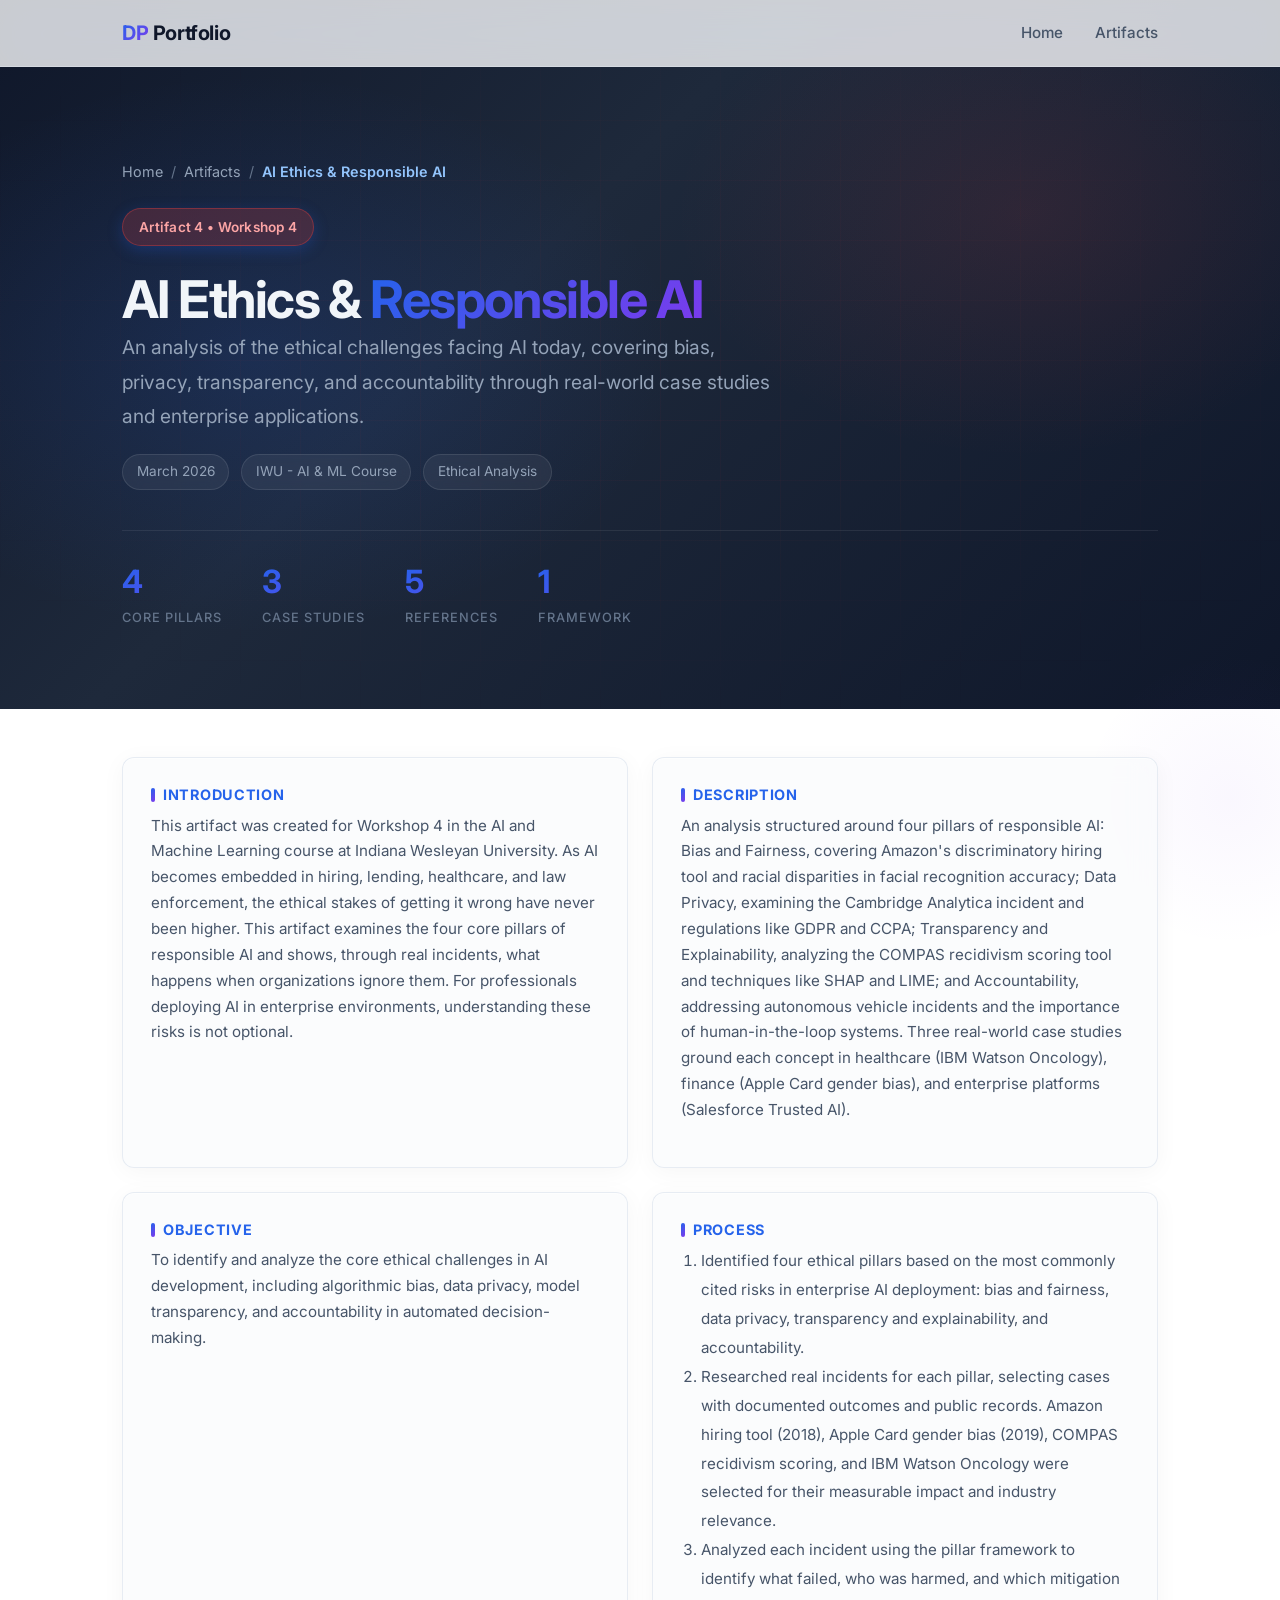
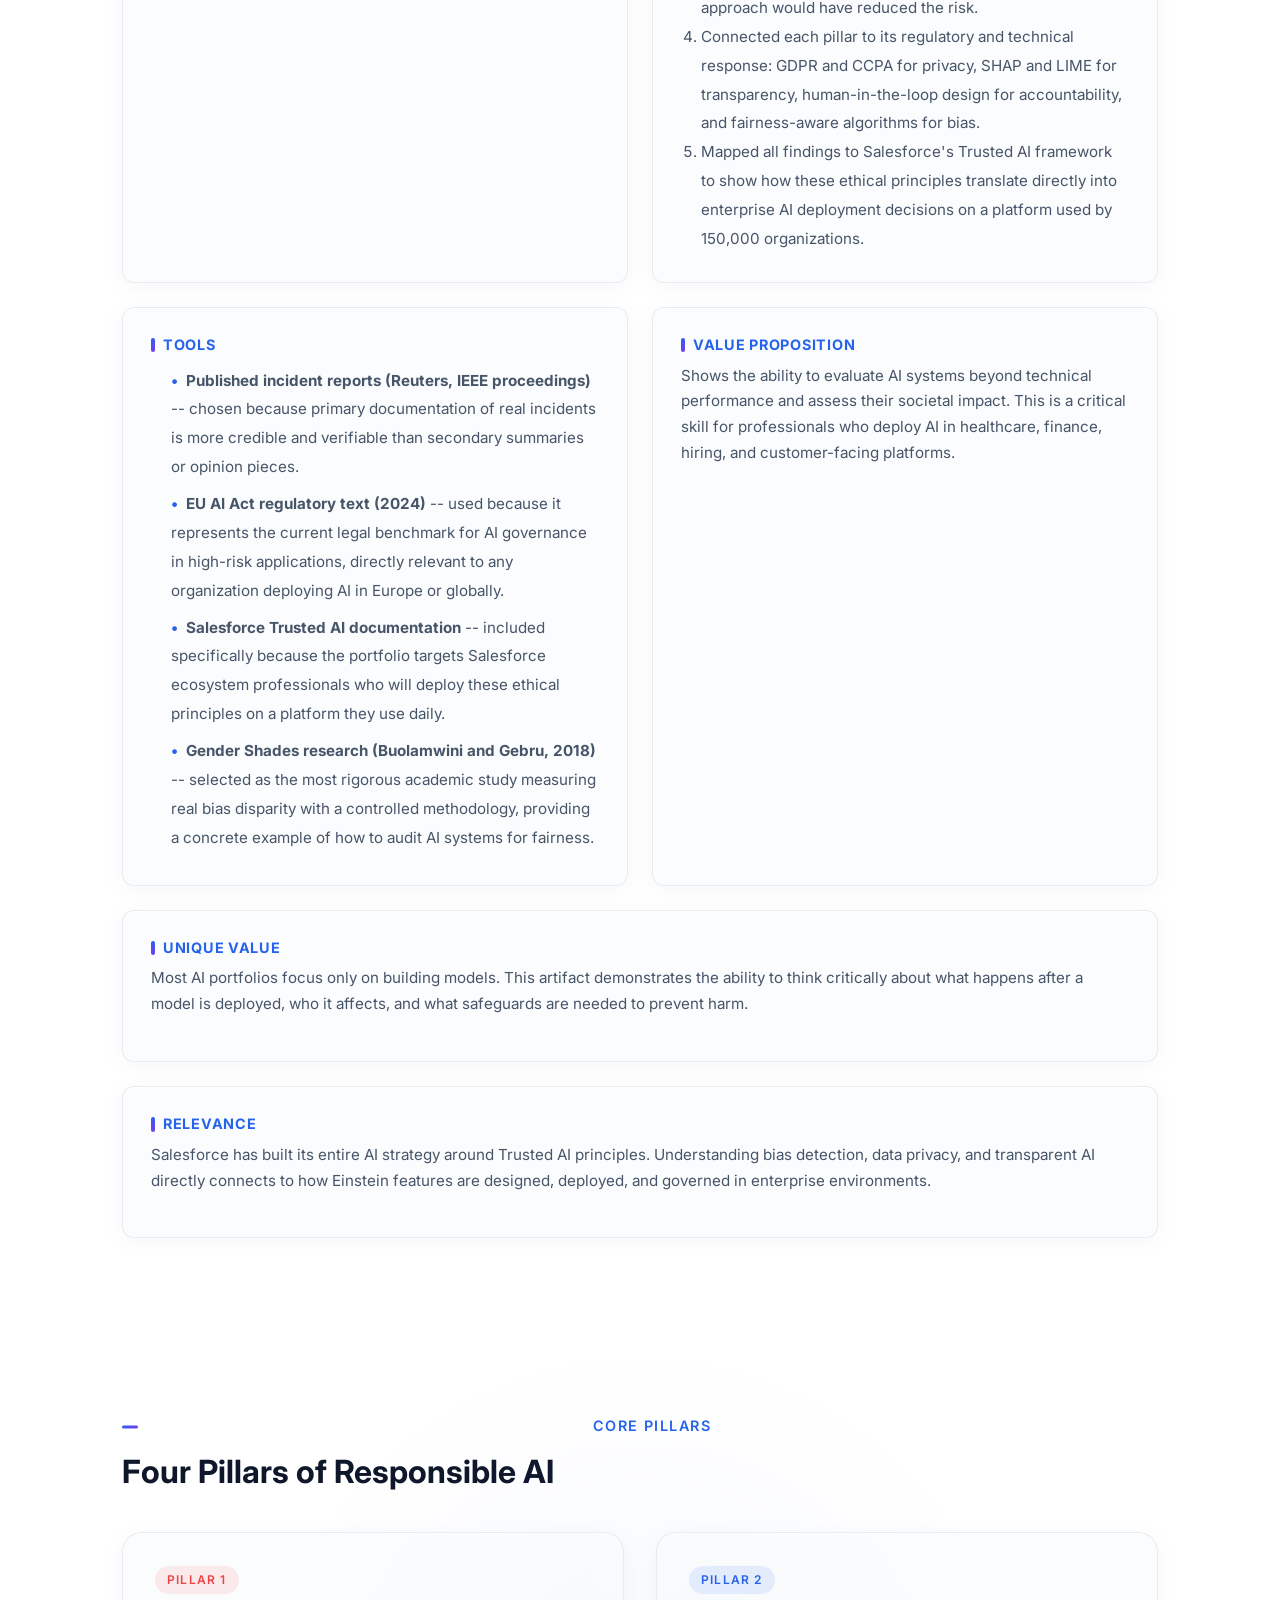
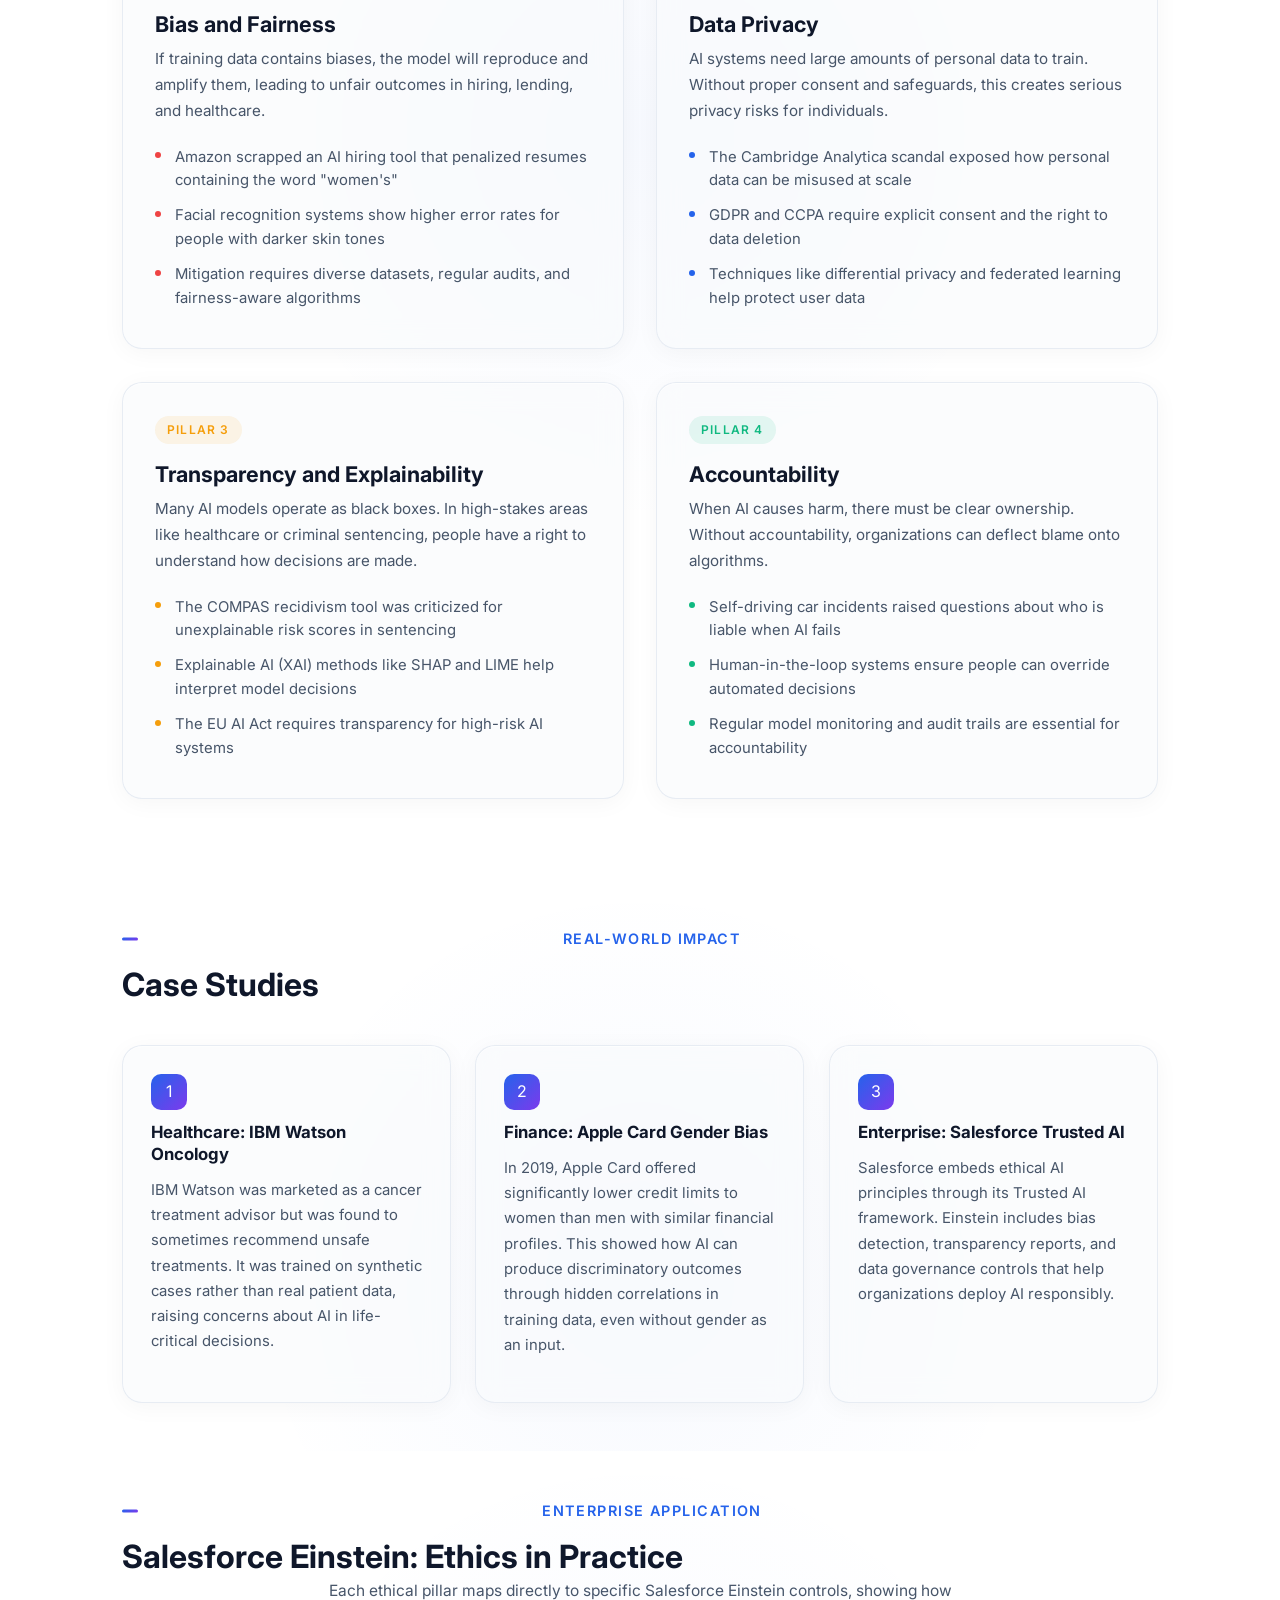
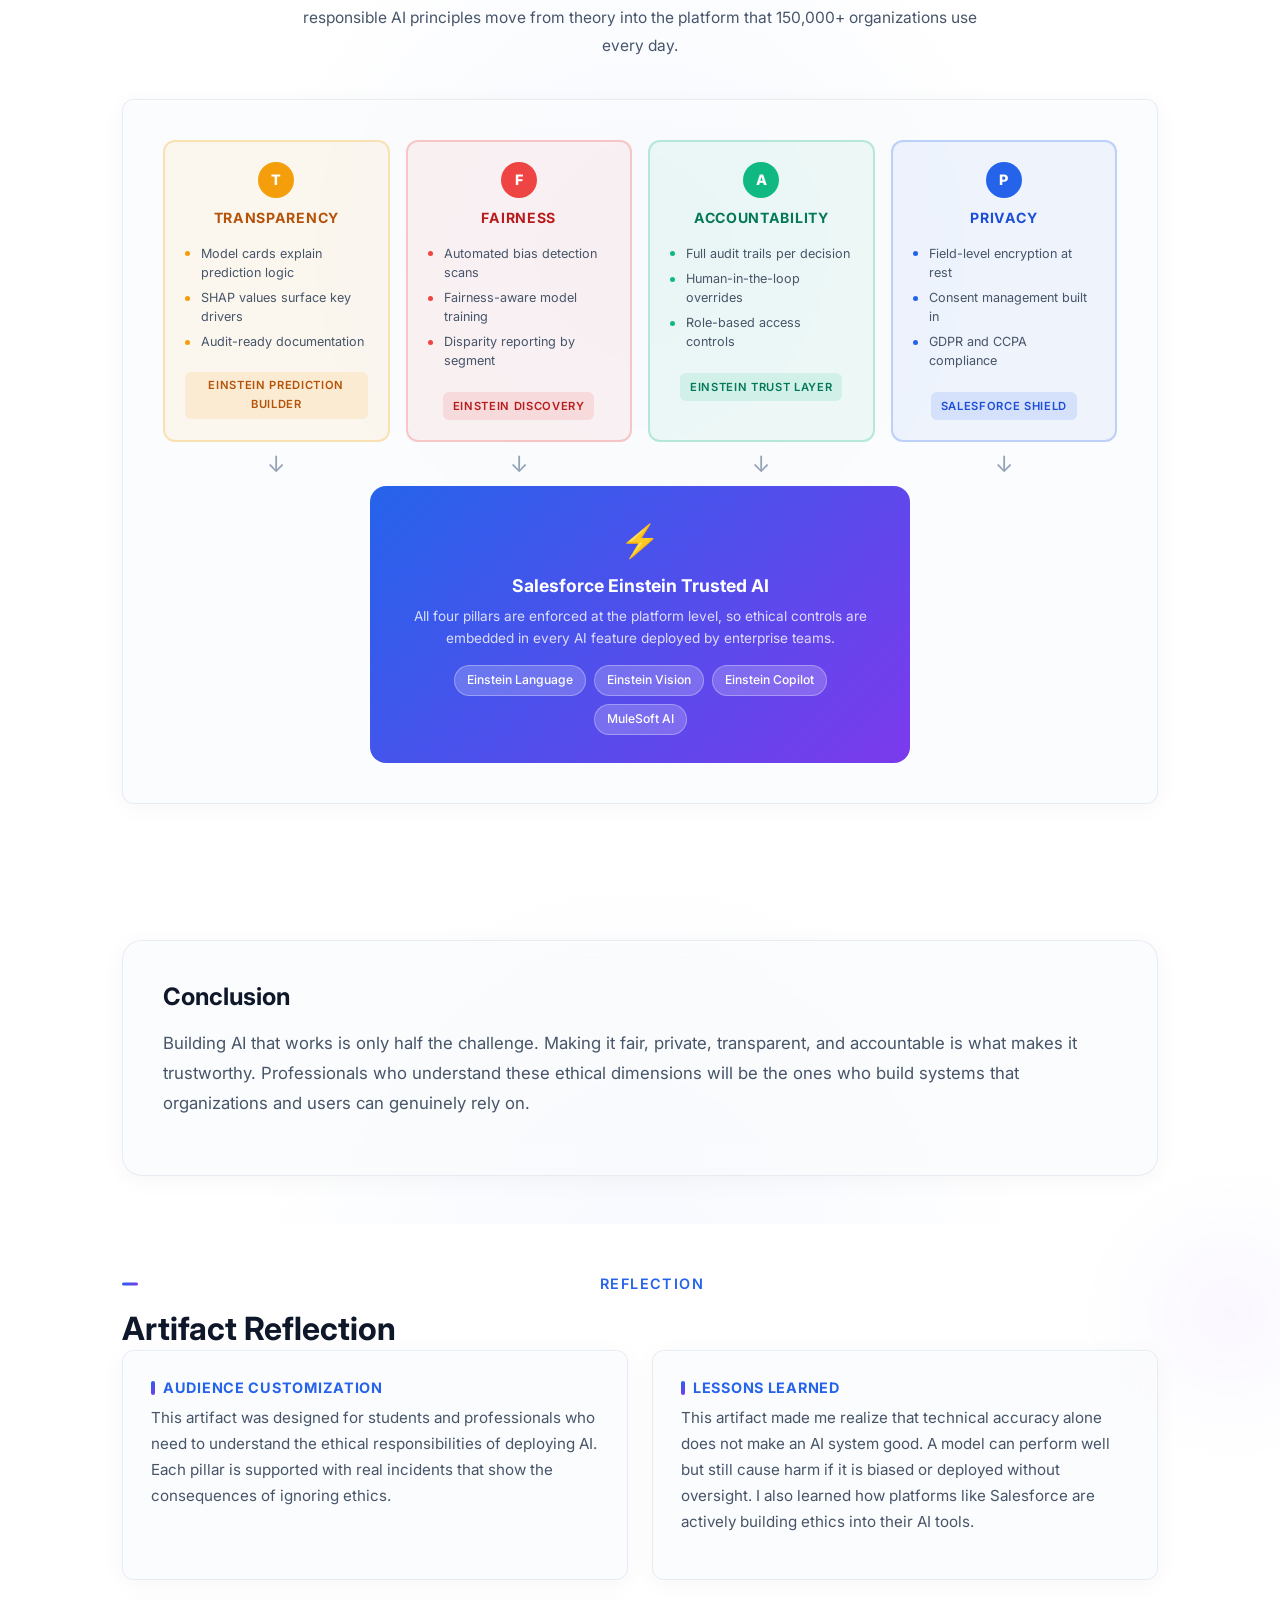
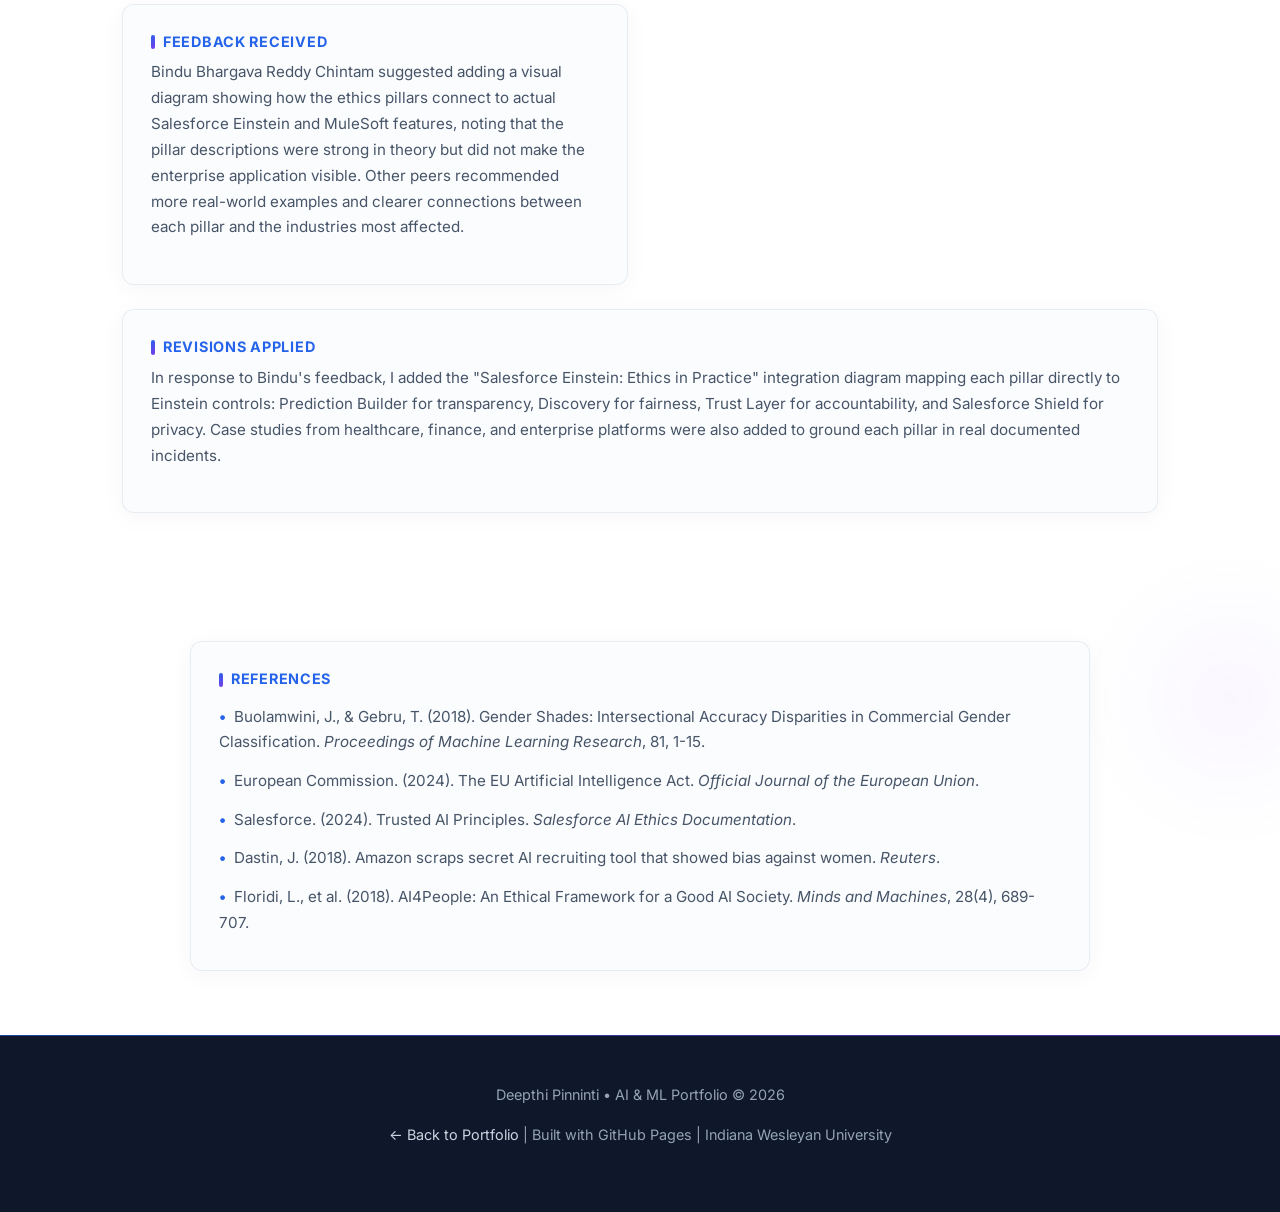
<file: artifacts/4-ai-ethics/index.html>
<!DOCTYPE html>
<html lang="en">
<head>
  <meta charset="UTF-8">
  <meta name="viewport" content="width=device-width, initial-scale=1.0">
  <title>AI Ethics &amp; Responsible AI | Deepthi Pinninti Portfolio</title>
  <meta name="description" content="An exploration of ethical challenges in AI including bias, privacy, transparency, and accountability with real-world case studies and enterprise applications.">
  <link rel="preconnect" href="https://fonts.googleapis.com">
  <link rel="preconnect" href="https://fonts.gstatic.com" crossorigin>
  <link href="https://fonts.googleapis.com/css2?family=Inter:wght@400;500;600;700&display=swap" rel="stylesheet">
  <link rel="stylesheet" href="../../css/style.css">
  <style>
    /* ===== Enhanced Hero ===== */
    .artifact-page-hero {
      position: relative;
      overflow: hidden;
      padding: 10rem 0 5rem;
      background: linear-gradient(135deg, #0f172a 0%, #1e293b 40%, #0f172a 100%);
      color: #f1f5f9;
    }

    .artifact-page-hero::before {
      content: '';
      position: absolute;
      inset: 0;
      background:
        radial-gradient(ellipse 600px 400px at 20% 50%, rgba(37, 99, 235, 0.15) 0%, transparent 70%),
        radial-gradient(ellipse 500px 350px at 80% 30%, rgba(239, 68, 68, 0.10) 0%, transparent 70%);
      pointer-events: none;
    }

    .artifact-page-hero .container {
      position: relative;
      z-index: 2;
    }

    .artifact-page-hero h1 {
      color: #f1f5f9;
      font-size: 3.25rem;
      letter-spacing: -0.03em;
      line-height: 1.15;
    }

    .artifact-page-hero .breadcrumb a { color: #94a3b8; }
    .artifact-page-hero .breadcrumb a:hover { color: #e2e8f0; }
    .artifact-page-hero .breadcrumb span { color: #64748b; }
    .artifact-page-hero .breadcrumb .breadcrumb-current { color: #93c5fd; }

    .artifact-page-hero .hero-tag {
      background: rgba(239, 68, 68, 0.2);
      border: 1px solid rgba(239, 68, 68, 0.35);
      color: #fca5a5;
    }

    .artifact-page-hero .artifact-hero-desc {
      color: #94a3b8;
      font-size: 1.2rem;
      line-height: 1.8;
    }

    .artifact-page-hero .meta-tag {
      background: rgba(255, 255, 255, 0.06);
      border: 1px solid rgba(255, 255, 255, 0.1);
      color: #94a3b8;
    }

    /* ===== Particle Background ===== */
    .particle-bg {
      position: absolute;
      inset: 0;
      overflow: hidden;
      z-index: 0;
    }

    .particle-bg .particle {
      position: absolute;
      border-radius: 50%;
      pointer-events: none;
      animation: particleRise linear infinite;
      opacity: 0;
    }

    @keyframes particleRise {
      0% { transform: translateY(100vh) scale(0); opacity: 0; }
      10% { opacity: 1; }
      90% { opacity: 1; }
      100% { transform: translateY(-20vh) scale(1); opacity: 0; }
    }

    /* ===== Hero Grid Pattern ===== */
    .hero-grid-pattern {
      position: absolute;
      inset: 0;
      z-index: 0;
      background-image:
        linear-gradient(rgba(239, 68, 68, 0.03) 1px, transparent 1px),
        linear-gradient(90deg, rgba(239, 68, 68, 0.03) 1px, transparent 1px);
      background-size: 60px 60px;
      mask-image: radial-gradient(ellipse 80% 70% at 50% 50%, black 30%, transparent 80%);
      -webkit-mask-image: radial-gradient(ellipse 80% 70% at 50% 50%, black 30%, transparent 80%);
    }

    /* ===== Hero Stats Bar ===== */
    .hero-stats {
      display: flex;
      gap: 2.5rem;
      margin-top: 2.5rem;
      padding-top: 2rem;
      border-top: 1px solid rgba(255, 255, 255, 0.08);
    }

    .hero-stat { text-align: left; }

    .hero-stat .stat-number {
      display: block;
      font-size: 2rem;
      font-weight: 700;
      background: var(--gradient);
      -webkit-background-clip: text;
      -webkit-text-fill-color: transparent;
      background-clip: text;
      line-height: 1.2;
    }

    .hero-stat .stat-label {
      font-size: 0.8rem;
      color: #64748b;
      text-transform: uppercase;
      letter-spacing: 0.08em;
      font-weight: 500;
    }

    /* ===== Glass Card ===== */
    .glass-card {
      background: rgba(248, 250, 252, 0.6);
      backdrop-filter: blur(12px);
      -webkit-backdrop-filter: blur(12px);
      border: 1px solid rgba(226, 232, 240, 0.8);
      box-shadow: 0 4px 24px rgba(0, 0, 0, 0.04), inset 0 1px 0 rgba(255, 255, 255, 0.6);
      transition: all 0.35s cubic-bezier(0.4, 0, 0.2, 1);
    }

    .glass-card:hover {
      background: rgba(248, 250, 252, 0.85);
      border-color: rgba(37, 99, 235, 0.25);
      box-shadow: 0 8px 32px rgba(37, 99, 235, 0.08), 0 2px 8px rgba(0, 0, 0, 0.06), inset 0 1px 0 rgba(255, 255, 255, 0.8);
      transform: translateY(-4px);
    }

    /* ===== Tilt Card ===== */
    .tilt-card {
      transition: all 0.4s cubic-bezier(0.4, 0, 0.2, 1);
      transform-style: preserve-3d;
      will-change: transform;
    }

    .tilt-card:hover {
      box-shadow: 0 20px 40px rgba(37, 99, 235, 0.1), 0 4px 12px rgba(0, 0, 0, 0.06);
    }

    /* ===== Info Card Enhancements ===== */
    .info-card.glass-card {
      position: relative;
      overflow: hidden;
    }

    .info-card.glass-card::after {
      content: '';
      position: absolute;
      top: 0; left: 0; right: 0;
      height: 3px;
      background: var(--gradient);
      transform: scaleX(0);
      transform-origin: left;
      transition: transform 0.4s cubic-bezier(0.4, 0, 0.2, 1);
    }

    .info-card.glass-card:hover::after { transform: scaleX(1); }

    .info-card.glass-card h4 {
      display: flex;
      align-items: center;
      gap: 0.5rem;
    }

    .info-card.glass-card h4::before {
      content: '';
      display: inline-block;
      width: 4px;
      height: 1em;
      background: var(--gradient);
      border-radius: 2px;
      flex-shrink: 0;
    }

    /* ===== Enhanced Artifact Content ===== */
    .artifact-content {
      position: relative;
    }

    .artifact-content::before {
      content: '';
      position: absolute;
      top: -60px;
      right: -100px;
      width: 300px;
      height: 300px;
      border-radius: 50%;
      background: radial-gradient(circle, rgba(124, 58, 237, 0.04) 0%, transparent 70%);
      pointer-events: none;
    }

    /* ===== Pillar Section ===== */
    .pillar-section {
      position: relative;
      overflow: hidden;
    }

    .pillar-section::before {
      content: '';
      position: absolute;
      top: 0;
      left: 50%;
      transform: translateX(-50%);
      width: 800px;
      height: 800px;
      border-radius: 50%;
      background: radial-gradient(circle, rgba(37, 99, 235, 0.04) 0%, transparent 70%);
      pointer-events: none;
    }

    /* ===== Pillar Cards ===== */
    .pillar-grid {
      display: grid;
      grid-template-columns: 1fr 1fr;
      gap: 2rem;
      margin-top: 2.5rem;
    }

    .pillar-card {
      padding: 2rem;
      border-radius: var(--radius-lg);
      position: relative;
      overflow: hidden;
    }

    .pillar-card::before {
      content: '';
      position: absolute;
      top: 0; left: 0; right: 0;
      height: 4px;
    }

    .pillar-card.bias-card::before { background: linear-gradient(90deg, #ef4444, #f87171); }
    .pillar-card.privacy-card::before { background: linear-gradient(90deg, #2563eb, #3b82f6); }
    .pillar-card.transparency-card::before { background: linear-gradient(90deg, #f59e0b, #fbbf24); }
    .pillar-card.accountability-card::before { background: linear-gradient(90deg, #10b981, #34d399); }

    .pillar-card h3 {
      font-size: 1.35rem;
      margin-bottom: 0.5rem;
    }

    .pillar-card .accent-label {
      display: inline-block;
      font-size: 0.75rem;
      font-weight: 600;
      text-transform: uppercase;
      letter-spacing: 0.1em;
      padding: 0.25rem 0.75rem;
      border-radius: 100px;
      margin-bottom: 1rem;
    }

    .bias-card .accent-label { background: rgba(239, 68, 68, 0.1); color: #ef4444; }
    .privacy-card .accent-label { background: rgba(37, 99, 235, 0.1); color: #2563eb; }
    .transparency-card .accent-label { background: rgba(245, 158, 11, 0.1); color: #f59e0b; }
    .accountability-card .accent-label { background: rgba(16, 185, 129, 0.1); color: #10b981; }

    .pillar-card p {
      font-size: 0.95rem;
      line-height: 1.7;
      color: var(--text-light);
      margin-bottom: 1rem;
    }

    .pillar-card ul {
      list-style: none;
      padding: 0;
    }

    .pillar-card ul li {
      padding: 0.35rem 0;
      padding-left: 1.25rem;
      position: relative;
      color: var(--text-light);
      font-size: 0.93rem;
      line-height: 1.6;
    }

    .pillar-card ul li::before {
      content: '';
      position: absolute;
      left: 0;
      top: 0.75rem;
      width: 6px;
      height: 6px;
      border-radius: 50%;
    }

    .bias-card ul li::before { background: #ef4444; }
    .privacy-card ul li::before { background: #2563eb; }
    .transparency-card ul li::before { background: #f59e0b; }
    .accountability-card ul li::before { background: #10b981; }

    /* ===== Case Study Section ===== */
    .case-grid {
      display: grid;
      grid-template-columns: repeat(auto-fit, minmax(300px, 1fr));
      gap: 1.5rem;
      margin-top: 2.5rem;
    }

    .case-card {
      padding: 1.75rem;
      border-radius: var(--radius-lg);
    }

    .case-card h4 {
      font-size: 1.05rem;
      margin-bottom: 0.75rem;
    }

    .case-card p {
      font-size: 0.93rem;
      color: var(--text-light);
      line-height: 1.7;
    }

    .case-icon {
      display: inline-flex;
      align-items: center;
      justify-content: center;
      width: 36px;
      height: 36px;
      border-radius: 10px;
      font-size: 1rem;
      color: white;
      background: var(--gradient);
      margin-bottom: 0.75rem;
    }

    /* ===== Conclusion ===== */
    .conclusion-card {
      padding: 2.5rem;
      border-radius: var(--radius-lg);
      position: relative;
      overflow: hidden;
      margin-top: 2.5rem;
    }

    .conclusion-card::before {
      content: '';
      position: absolute;
      top: 0; left: 0; right: 0;
      height: 4px;
      background: var(--gradient);
    }

    .conclusion-card h3 { margin-bottom: 1rem; }

    .conclusion-card p {
      font-size: 1.05rem;
      line-height: 1.8;
      color: var(--text-light);
    }

    /* ===== References ===== */
    .references-section .info-card {
      position: relative;
      overflow: hidden;
    }

    .references-section .info-card::before {
      content: '';
      position: absolute;
      top: 0; left: 0; right: 0;
      height: 3px;
      background: var(--gradient);
    }

    .references-section .info-card ul li {
      padding: 0.4rem 0;
      transition: all 0.2s ease;
    }

    .references-section .info-card ul li:hover {
      padding-left: 0.5rem;
      color: var(--text);
    }

    /* ===== Enhanced Footer ===== */
    .footer { position: relative; overflow: hidden; }

    .footer::before {
      content: '';
      position: absolute;
      top: 0; left: 0; right: 0;
      height: 1px;
      background: var(--gradient);
    }

    /* ===== Ethics Integration Diagram ===== */
    .ethics-diagram {
      padding: 2.5rem;
      margin-top: 0;
    }

    .diagram-pillars-row {
      display: grid;
      grid-template-columns: repeat(4, 1fr);
      gap: 1rem;
      margin-bottom: 0;
    }

    .diagram-pillar-box {
      padding: 1.25rem;
      border-radius: 12px;
      text-align: center;
      border: 2px solid transparent;
    }

    .diagram-pillar-box h5 {
      font-size: 0.88rem;
      font-weight: 700;
      margin: 0.5rem 0 0.75rem;
      text-transform: uppercase;
      letter-spacing: 0.05em;
    }

    .diagram-pillar-box ul {
      list-style: none;
      padding: 0;
      text-align: left;
      margin-bottom: 1rem;
    }

    .diagram-pillar-box ul li {
      font-size: 0.79rem;
      color: var(--text-light);
      padding: 0.2rem 0 0.2rem 1rem;
      position: relative;
      line-height: 1.5;
    }

    .diagram-pillar-box ul li::before {
      content: '';
      position: absolute;
      left: 0;
      top: 0.6rem;
      width: 5px;
      height: 5px;
      border-radius: 50%;
    }

    .pillar-icon {
      display: inline-flex;
      align-items: center;
      justify-content: center;
      width: 36px;
      height: 36px;
      border-radius: 50%;
      font-size: 0.9rem;
      font-weight: 800;
      color: white;
      margin: 0 auto;
    }

    .einstein-feature {
      font-size: 0.7rem;
      font-weight: 600;
      padding: 0.3rem 0.6rem;
      border-radius: 6px;
      text-transform: uppercase;
      letter-spacing: 0.06em;
      display: inline-block;
    }

    .transparency-pillar { background: rgba(245,158,11,0.06); border-color: rgba(245,158,11,0.25); }
    .transparency-pillar .pillar-icon { background: #f59e0b; }
    .transparency-pillar h5 { color: #b45309; }
    .transparency-pillar ul li::before { background: #f59e0b; }
    .transparency-pillar .einstein-feature { background: rgba(245,158,11,0.12); color: #b45309; }

    .fairness-pillar { background: rgba(239,68,68,0.06); border-color: rgba(239,68,68,0.25); }
    .fairness-pillar .pillar-icon { background: #ef4444; }
    .fairness-pillar h5 { color: #b91c1c; }
    .fairness-pillar ul li::before { background: #ef4444; }
    .fairness-pillar .einstein-feature { background: rgba(239,68,68,0.12); color: #b91c1c; }

    .accountability-pillar { background: rgba(16,185,129,0.06); border-color: rgba(16,185,129,0.25); }
    .accountability-pillar .pillar-icon { background: #10b981; }
    .accountability-pillar h5 { color: #047857; }
    .accountability-pillar ul li::before { background: #10b981; }
    .accountability-pillar .einstein-feature { background: rgba(16,185,129,0.12); color: #047857; }

    .privacy-pillar { background: rgba(37,99,235,0.06); border-color: rgba(37,99,235,0.25); }
    .privacy-pillar .pillar-icon { background: #2563eb; }
    .privacy-pillar h5 { color: #1d4ed8; }
    .privacy-pillar ul li::before { background: #2563eb; }
    .privacy-pillar .einstein-feature { background: rgba(37,99,235,0.12); color: #1d4ed8; }

    .diagram-arrow-row {
      display: grid;
      grid-template-columns: repeat(4, 1fr);
      gap: 1rem;
      margin: 0.5rem 0;
    }

    .diagram-arrow {
      display: flex;
      align-items: center;
      justify-content: center;
      height: 28px;
    }

    .diagram-arrow::after {
      content: '\2193';
      font-size: 1.4rem;
      color: #94a3b8;
    }

    .diagram-hub-row {
      display: flex;
      justify-content: center;
    }

    .einstein-hub {
      background: var(--gradient);
      color: white;
      padding: 1.75rem 2.5rem;
      border-radius: 16px;
      text-align: center;
      max-width: 540px;
      width: 100%;
    }

    .einstein-hub-icon { font-size: 2rem; margin-bottom: 0.25rem; }

    .einstein-hub h4 {
      color: white;
      font-size: 1.1rem;
      margin: 0.4rem 0 0.5rem;
    }

    .einstein-hub p {
      color: rgba(255,255,255,0.8);
      font-size: 0.85rem;
      margin-bottom: 1rem;
      line-height: 1.6;
    }

    .einstein-components {
      display: flex;
      gap: 0.5rem;
      justify-content: center;
      flex-wrap: wrap;
    }

    .einstein-components span {
      background: rgba(255,255,255,0.2);
      border: 1px solid rgba(255,255,255,0.3);
      padding: 0.25rem 0.75rem;
      border-radius: 100px;
      font-size: 0.76rem;
      font-weight: 500;
    }

    /* ===== Reduced Motion ===== */
    @media (prefers-reduced-motion: reduce) {
      .particle-bg .particle { animation: none; display: none; }
      .tilt-card:hover, .glass-card:hover { transform: none; }
    }

    /* ===== Responsive ===== */
    @media (max-width: 768px) {
      .artifact-page-hero { padding: 8rem 0 3rem; }
      .artifact-page-hero h1 { font-size: 2.25rem; }
      .hero-stats { gap: 1.5rem; flex-wrap: wrap; }
      .hero-stat .stat-number { font-size: 1.5rem; }
      .pillar-grid { grid-template-columns: 1fr; }
      .case-grid { grid-template-columns: 1fr; }
      .diagram-pillars-row { grid-template-columns: 1fr 1fr; }
      .diagram-arrow-row { grid-template-columns: 1fr 1fr; }
      .ethics-diagram { padding: 1.5rem; }
    }
  </style>
</head>
<body>

  <a href="#main" class="skip-link">Skip to main content</a>

  <!-- Navigation -->
  <nav class="navbar" aria-label="Main navigation">
    <div class="container">
      <a href="../../index.html" class="nav-brand"><span>DP</span> Portfolio</a>
      <ul class="nav-links">
        <li><a href="../../index.html">Home</a></li>
        <li><a href="../../index.html#artifacts">Artifacts</a></li>
      </ul>
    </div>
  </nav>

  <main id="main">

    <!-- Artifact Hero -->
    <section class="artifact-page-hero">
      <div class="hero-grid-pattern" aria-hidden="true"></div>
      <div class="particle-bg" aria-hidden="true"></div>
      <div class="container">
        <nav class="breadcrumb" aria-label="Breadcrumb">
          <a href="../../index.html">Home</a>
          <span aria-hidden="true">/</span>
          <a href="../../index.html#artifacts">Artifacts</a>
          <span aria-hidden="true">/</span>
          <span class="breadcrumb-current" aria-current="page">AI Ethics &amp; Responsible AI</span>
        </nav>
        <div class="hero-tag">Artifact 4 &bull; Workshop 4</div>
        <h1>AI Ethics &amp; <span class="gradient-text">Responsible AI</span></h1>
        <p class="artifact-hero-desc">An analysis of the ethical challenges facing AI today, covering bias, privacy, transparency, and accountability through real-world case studies and enterprise applications.</p>
        <div class="artifact-meta">
          <span class="meta-tag">March 2026</span>
          <span class="meta-tag">IWU - AI &amp; ML Course</span>
          <span class="meta-tag">Ethical Analysis</span>
        </div>
        <div class="hero-stats">
          <div class="hero-stat">
            <span class="stat-number">4</span>
            <span class="stat-label">Core Pillars</span>
          </div>
          <div class="hero-stat">
            <span class="stat-number">3</span>
            <span class="stat-label">Case Studies</span>
          </div>
          <div class="hero-stat">
            <span class="stat-number">5</span>
            <span class="stat-label">References</span>
          </div>
          <div class="hero-stat">
            <span class="stat-number">1</span>
            <span class="stat-label">Framework</span>
          </div>
        </div>
      </div>
    </section>

    <!-- Artifact Information -->
    <section class="artifact-content reveal">
      <div class="container">
        <div class="artifact-info-grid">

          <div class="info-card glass-card reveal" data-delay="0">
            <h4>Introduction</h4>
            <p>This artifact was created for Workshop 4 in the AI and Machine Learning course at Indiana Wesleyan University. As AI becomes embedded in hiring, lending, healthcare, and law enforcement, the ethical stakes of getting it wrong have never been higher. This artifact examines the four core pillars of responsible AI and shows, through real incidents, what happens when organizations ignore them. For professionals deploying AI in enterprise environments, understanding these risks is not optional.</p>
          </div>

          <div class="info-card glass-card reveal" data-delay="50">
            <h4>Description</h4>
            <p>An analysis structured around four pillars of responsible AI: Bias and Fairness, covering Amazon's discriminatory hiring tool and racial disparities in facial recognition accuracy; Data Privacy, examining the Cambridge Analytica incident and regulations like GDPR and CCPA; Transparency and Explainability, analyzing the COMPAS recidivism scoring tool and techniques like SHAP and LIME; and Accountability, addressing autonomous vehicle incidents and the importance of human-in-the-loop systems. Three real-world case studies ground each concept in healthcare (IBM Watson Oncology), finance (Apple Card gender bias), and enterprise platforms (Salesforce Trusted AI).</p>
          </div>

          <div class="info-card glass-card reveal" data-delay="200">
            <h4>Objective</h4>
            <p>To identify and analyze the core ethical challenges in AI development, including algorithmic bias, data privacy, model transparency, and accountability in automated decision-making.</p>
          </div>

          <div class="info-card glass-card reveal" data-delay="300">
            <h4>Process</h4>
            <ol style="padding-left:1.25rem;line-height:1.9;color:var(--text-light);font-size:0.95rem;">
  <li>Identified four ethical pillars based on the most commonly cited risks in enterprise AI deployment: bias and fairness, data privacy, transparency and explainability, and accountability.</li>
  <li>Researched real incidents for each pillar, selecting cases with documented outcomes and public records. Amazon hiring tool (2018), Apple Card gender bias (2019), COMPAS recidivism scoring, and IBM Watson Oncology were selected for their measurable impact and industry relevance.</li>
  <li>Analyzed each incident using the pillar framework to identify what failed, who was harmed, and which mitigation approach would have reduced the risk.</li>
  <li>Connected each pillar to its regulatory and technical response: GDPR and CCPA for privacy, SHAP and LIME for transparency, human-in-the-loop design for accountability, and fairness-aware algorithms for bias.</li>
  <li>Mapped all findings to Salesforce's Trusted AI framework to show how these ethical principles translate directly into enterprise AI deployment decisions on a platform used by 150,000 organizations.</li>
</ol>
          </div>

          <div class="info-card glass-card reveal" data-delay="350">
            <h4>Tools</h4>
            <ul style="padding-left:1.25rem;line-height:1.9;color:var(--text-light);font-size:0.95rem;">
  <li><strong>Published incident reports (Reuters, IEEE proceedings)</strong> -- chosen because primary documentation of real incidents is more credible and verifiable than secondary summaries or opinion pieces.</li>
  <li><strong>EU AI Act regulatory text (2024)</strong> -- used because it represents the current legal benchmark for AI governance in high-risk applications, directly relevant to any organization deploying AI in Europe or globally.</li>
  <li><strong>Salesforce Trusted AI documentation</strong> -- included specifically because the portfolio targets Salesforce ecosystem professionals who will deploy these ethical principles on a platform they use daily.</li>
  <li><strong>Gender Shades research (Buolamwini and Gebru, 2018)</strong> -- selected as the most rigorous academic study measuring real bias disparity with a controlled methodology, providing a concrete example of how to audit AI systems for fairness.</li>
</ul>
          </div>

          <div class="info-card glass-card reveal" data-delay="400">
            <h4>Value Proposition</h4>
            <p>Shows the ability to evaluate AI systems beyond technical performance and assess their societal impact. This is a critical skill for professionals who deploy AI in healthcare, finance, hiring, and customer-facing platforms.</p>
          </div>

          <div class="info-card glass-card full-width reveal" data-delay="500">
            <h4>Unique Value</h4>
            <p>Most AI portfolios focus only on building models. This artifact demonstrates the ability to think critically about what happens after a model is deployed, who it affects, and what safeguards are needed to prevent harm.</p>
          </div>

          <div class="info-card glass-card full-width reveal" data-delay="600">
            <h4>Relevance</h4>
            <p>Salesforce has built its entire AI strategy around Trusted AI principles. Understanding bias detection, data privacy, and transparent AI directly connects to how Einstein features are designed, deployed, and governed in enterprise environments.</p>
          </div>

        </div>
      </div>
    </section>

    <!-- Four Pillars of AI Ethics -->
    <section class="pillar-section">
      <div class="container">
        <div class="section-label" style="text-align:center;display:block;">Core Pillars</div>
        <h2>Four Pillars of Responsible AI</h2>

        <div class="pillar-grid">
          <div class="pillar-card bias-card glass-card tilt-card reveal" data-delay="100">
            <span class="accent-label">Pillar 1</span>
            <h3>Bias and Fairness</h3>
            <p>If training data contains biases, the model will reproduce and amplify them, leading to unfair outcomes in hiring, lending, and healthcare.</p>
            <ul>
              <li>Amazon scrapped an AI hiring tool that penalized resumes containing the word "women's"</li>
              <li>Facial recognition systems show higher error rates for people with darker skin tones</li>
              <li>Mitigation requires diverse datasets, regular audits, and fairness-aware algorithms</li>
            </ul>
          </div>

          <div class="pillar-card privacy-card glass-card tilt-card reveal" data-delay="200">
            <span class="accent-label">Pillar 2</span>
            <h3>Data Privacy</h3>
            <p>AI systems need large amounts of personal data to train. Without proper consent and safeguards, this creates serious privacy risks for individuals.</p>
            <ul>
              <li>The Cambridge Analytica scandal exposed how personal data can be misused at scale</li>
              <li>GDPR and CCPA require explicit consent and the right to data deletion</li>
              <li>Techniques like differential privacy and federated learning help protect user data</li>
            </ul>
          </div>

          <div class="pillar-card transparency-card glass-card tilt-card reveal" data-delay="300">
            <span class="accent-label">Pillar 3</span>
            <h3>Transparency and Explainability</h3>
            <p>Many AI models operate as black boxes. In high-stakes areas like healthcare or criminal sentencing, people have a right to understand how decisions are made.</p>
            <ul>
              <li>The COMPAS recidivism tool was criticized for unexplainable risk scores in sentencing</li>
              <li>Explainable AI (XAI) methods like SHAP and LIME help interpret model decisions</li>
              <li>The EU AI Act requires transparency for high-risk AI systems</li>
            </ul>
          </div>

          <div class="pillar-card accountability-card glass-card tilt-card reveal" data-delay="400">
            <span class="accent-label">Pillar 4</span>
            <h3>Accountability</h3>
            <p>When AI causes harm, there must be clear ownership. Without accountability, organizations can deflect blame onto algorithms.</p>
            <ul>
              <li>Self-driving car incidents raised questions about who is liable when AI fails</li>
              <li>Human-in-the-loop systems ensure people can override automated decisions</li>
              <li>Regular model monitoring and audit trails are essential for accountability</li>
            </ul>
          </div>
        </div>
      </div>
    </section>

    <!-- Real-World Case Studies -->
    <section class="pillar-section artifact-content">
      <div class="container">
        <div class="section-label" style="text-align:center;display:block;">Real-World Impact</div>
        <h2>Case Studies</h2>

        <div class="case-grid">
          <div class="case-card glass-card tilt-card reveal" data-delay="0">
            <div class="case-icon" aria-hidden="true">1</div>
            <h4>Healthcare: IBM Watson Oncology</h4>
            <p>IBM Watson was marketed as a cancer treatment advisor but was found to sometimes recommend unsafe treatments. It was trained on synthetic cases rather than real patient data, raising concerns about AI in life-critical decisions.</p>
          </div>

          <div class="case-card glass-card tilt-card reveal" data-delay="100">
            <div class="case-icon" aria-hidden="true">2</div>
            <h4>Finance: Apple Card Gender Bias</h4>
            <p>In 2019, Apple Card offered significantly lower credit limits to women than men with similar financial profiles. This showed how AI can produce discriminatory outcomes through hidden correlations in training data, even without gender as an input.</p>
          </div>

          <div class="case-card glass-card tilt-card reveal" data-delay="200">
            <div class="case-icon" aria-hidden="true">3</div>
            <h4>Enterprise: Salesforce Trusted AI</h4>
            <p>Salesforce embeds ethical AI principles through its Trusted AI framework. Einstein includes bias detection, transparency reports, and data governance controls that help organizations deploy AI responsibly.</p>
          </div>
        </div>
      </div>
    </section>

    <!-- Salesforce Einstein Ethics Integration Diagram -->
    <section class="pillar-section artifact-content reveal">
      <div class="container">
        <div class="section-label" style="text-align:center;display:block;">Enterprise Application</div>
        <h2>Salesforce Einstein: Ethics in Practice</h2>
        <p style="text-align:center;color:var(--text-light);max-width:680px;margin:0 auto 2.5rem;font-size:0.97rem;line-height:1.75;">
          Each ethical pillar maps directly to specific Salesforce Einstein controls, showing how responsible AI principles move from theory into the platform that 150,000+ organizations use every day.
        </p>

        <div class="ethics-diagram glass-card reveal">

          <div class="diagram-pillars-row">

            <div class="diagram-pillar-box transparency-pillar">
              <div class="pillar-icon" aria-hidden="true">T</div>
              <h5>Transparency</h5>
              <ul>
                <li>Model cards explain prediction logic</li>
                <li>SHAP values surface key drivers</li>
                <li>Audit-ready documentation</li>
              </ul>
              <span class="einstein-feature">Einstein Prediction Builder</span>
            </div>

            <div class="diagram-pillar-box fairness-pillar">
              <div class="pillar-icon" aria-hidden="true">F</div>
              <h5>Fairness</h5>
              <ul>
                <li>Automated bias detection scans</li>
                <li>Fairness-aware model training</li>
                <li>Disparity reporting by segment</li>
              </ul>
              <span class="einstein-feature">Einstein Discovery</span>
            </div>

            <div class="diagram-pillar-box accountability-pillar">
              <div class="pillar-icon" aria-hidden="true">A</div>
              <h5>Accountability</h5>
              <ul>
                <li>Full audit trails per decision</li>
                <li>Human-in-the-loop overrides</li>
                <li>Role-based access controls</li>
              </ul>
              <span class="einstein-feature">Einstein Trust Layer</span>
            </div>

            <div class="diagram-pillar-box privacy-pillar">
              <div class="pillar-icon" aria-hidden="true">P</div>
              <h5>Privacy</h5>
              <ul>
                <li>Field-level encryption at rest</li>
                <li>Consent management built in</li>
                <li>GDPR and CCPA compliance</li>
              </ul>
              <span class="einstein-feature">Salesforce Shield</span>
            </div>

          </div>

          <div class="diagram-arrow-row" aria-hidden="true">
            <div class="diagram-arrow"></div>
            <div class="diagram-arrow"></div>
            <div class="diagram-arrow"></div>
            <div class="diagram-arrow"></div>
          </div>

          <div class="diagram-hub-row">
            <div class="einstein-hub">
              <div class="einstein-hub-icon" aria-hidden="true">&#9889;</div>
              <h4>Salesforce Einstein Trusted AI</h4>
              <p>All four pillars are enforced at the platform level, so ethical controls are embedded in every AI feature deployed by enterprise teams.</p>
              <div class="einstein-components">
                <span>Einstein Language</span>
                <span>Einstein Vision</span>
                <span>Einstein Copilot</span>
                <span>MuleSoft AI</span>
              </div>
            </div>
          </div>

        </div>
      </div>
    </section>

    <!-- Conclusion -->
    <section class="pillar-section artifact-content reveal">
      <div class="container">
        <div class="conclusion-card glass-card reveal">
          <h3>Conclusion</h3>
          <p>Building AI that works is only half the challenge. Making it fair, private, transparent, and accountable is what makes it trustworthy. Professionals who understand these ethical dimensions will be the ones who build systems that organizations and users can genuinely rely on.</p>
        </div>
      </div>
    </section>

    <!-- Reflection -->
    <section class="artifact-content reveal">
      <div class="container">
        <div class="section-label" style="text-align:center;display:block;">Reflection</div>
        <h2>Artifact Reflection</h2>

        <div class="artifact-info-grid">

          <div class="info-card glass-card reveal" data-delay="100">
            <h4>Audience Customization</h4>
            <p>This artifact was designed for students and professionals who need to understand the ethical responsibilities of deploying AI. Each pillar is supported with real incidents that show the consequences of ignoring ethics.</p>
          </div>

          <div class="info-card glass-card reveal" data-delay="200">
            <h4>Lessons Learned</h4>
            <p>This artifact made me realize that technical accuracy alone does not make an AI system good. A model can perform well but still cause harm if it is biased or deployed without oversight. I also learned how platforms like Salesforce are actively building ethics into their AI tools.</p>
          </div>

          <div class="info-card glass-card reveal" data-delay="300">
            <h4>Feedback Received</h4>
            <p>Bindu Bhargava Reddy Chintam suggested adding a visual diagram showing how the ethics pillars connect to actual Salesforce Einstein and MuleSoft features, noting that the pillar descriptions were strong in theory but did not make the enterprise application visible. Other peers recommended more real-world examples and clearer connections between each pillar and the industries most affected.</p>
          </div>

          <div class="info-card glass-card full-width reveal" data-delay="400">
            <h4>Revisions Applied</h4>
            <p>In response to Bindu's feedback, I added the "Salesforce Einstein: Ethics in Practice" integration diagram mapping each pillar directly to Einstein controls: Prediction Builder for transparency, Discovery for fairness, Trust Layer for accountability, and Salesforce Shield for privacy. Case studies from healthcare, finance, and enterprise platforms were also added to ground each pillar in real documented incidents.</p>
          </div>

        </div>
      </div>
    </section>

    <!-- References -->
    <section class="artifact-content references-section reveal">
      <div class="container">
        <div class="info-card glass-card full-width references-card">
          <h4>References</h4>
          <ul>
            <li>Buolamwini, J., &amp; Gebru, T. (2018). Gender Shades: Intersectional Accuracy Disparities in Commercial Gender Classification. <em>Proceedings of Machine Learning Research</em>, 81, 1-15.</li>
            <li>European Commission. (2024). The EU Artificial Intelligence Act. <em>Official Journal of the European Union</em>.</li>
            <li>Salesforce. (2024). Trusted AI Principles. <em>Salesforce AI Ethics Documentation</em>.</li>
            <li>Dastin, J. (2018). Amazon scraps secret AI recruiting tool that showed bias against women. <em>Reuters</em>.</li>
            <li>Floridi, L., et al. (2018). AI4People: An Ethical Framework for a Good AI Society. <em>Minds and Machines</em>, 28(4), 689-707.</li>
          </ul>
        </div>
      </div>
    </section>

  </main>

  <!-- Footer -->
  <footer class="footer">
    <div class="container">
      <p>Deepthi Pinninti &bull; AI &amp; ML Portfolio &copy; 2026</p>
      <p class="footer-sub"><a href="../../index.html">&#8592; Back to Portfolio</a> | Built with GitHub Pages | Indiana Wesleyan University</p>
    </div>
  </footer>

  <script>
    /* ===== Particle Generator ===== */
    (function initParticles() {
      var bg = document.querySelector('.particle-bg');
      if (!bg) return;
      var prefersReduced = window.matchMedia('(prefers-reduced-motion: reduce)').matches;
      if (prefersReduced) return;

      var colors = [
        'rgba(239, 68, 68, 0.2)',
        'rgba(37, 99, 235, 0.2)',
        'rgba(239, 68, 68, 0.12)',
        'rgba(124, 58, 237, 0.15)',
        'rgba(37, 99, 235, 0.15)'
      ];

      for (var i = 0; i < 30; i++) {
        var particle = document.createElement('div');
        particle.classList.add('particle');
        var size = Math.random() * 4 + 2;
        particle.style.width = size + 'px';
        particle.style.height = size + 'px';
        particle.style.left = Math.random() * 100 + '%';
        particle.style.background = colors[Math.floor(Math.random() * colors.length)];
        particle.style.animationDuration = (Math.random() * 15 + 10) + 's';
        particle.style.animationDelay = (Math.random() * 10) + 's';
        bg.appendChild(particle);
      }
    })();
  </script>
  <script src="../../js/main.js" defer></script>
</body>
</html>
</file>
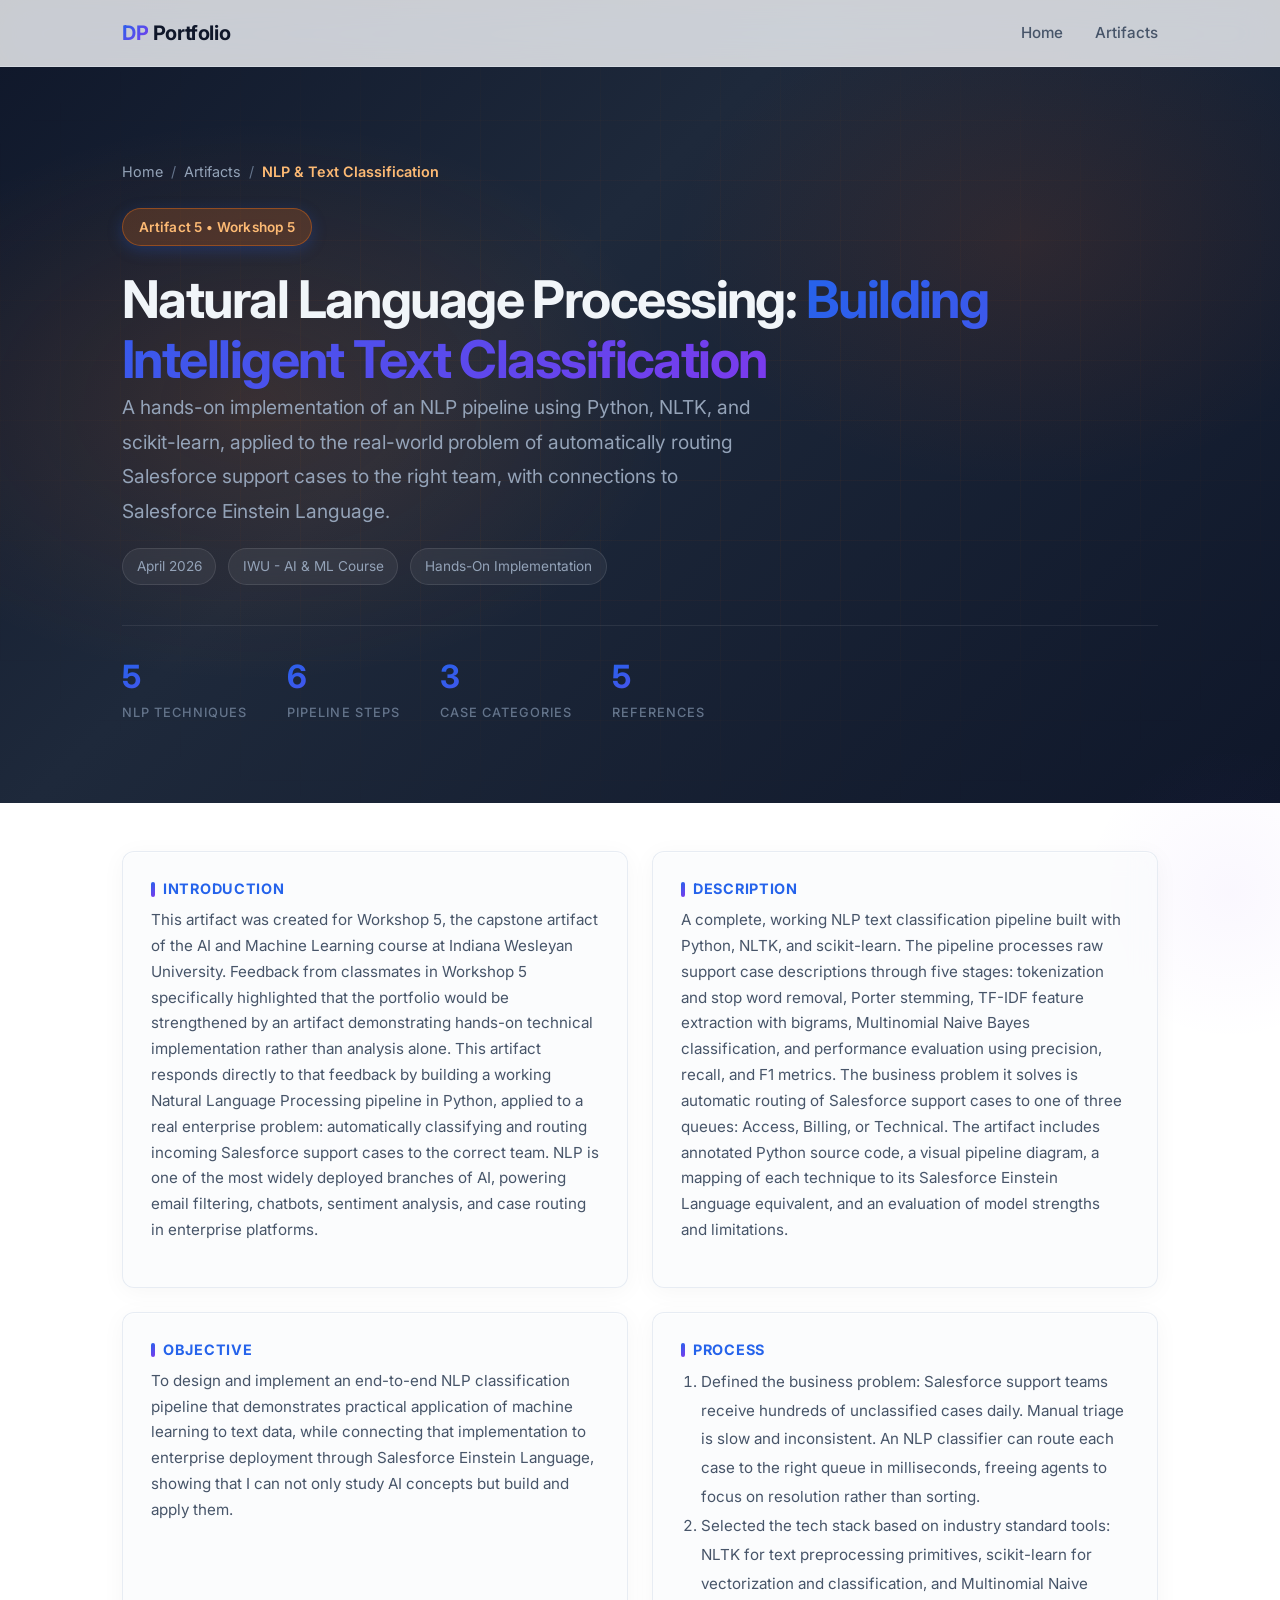
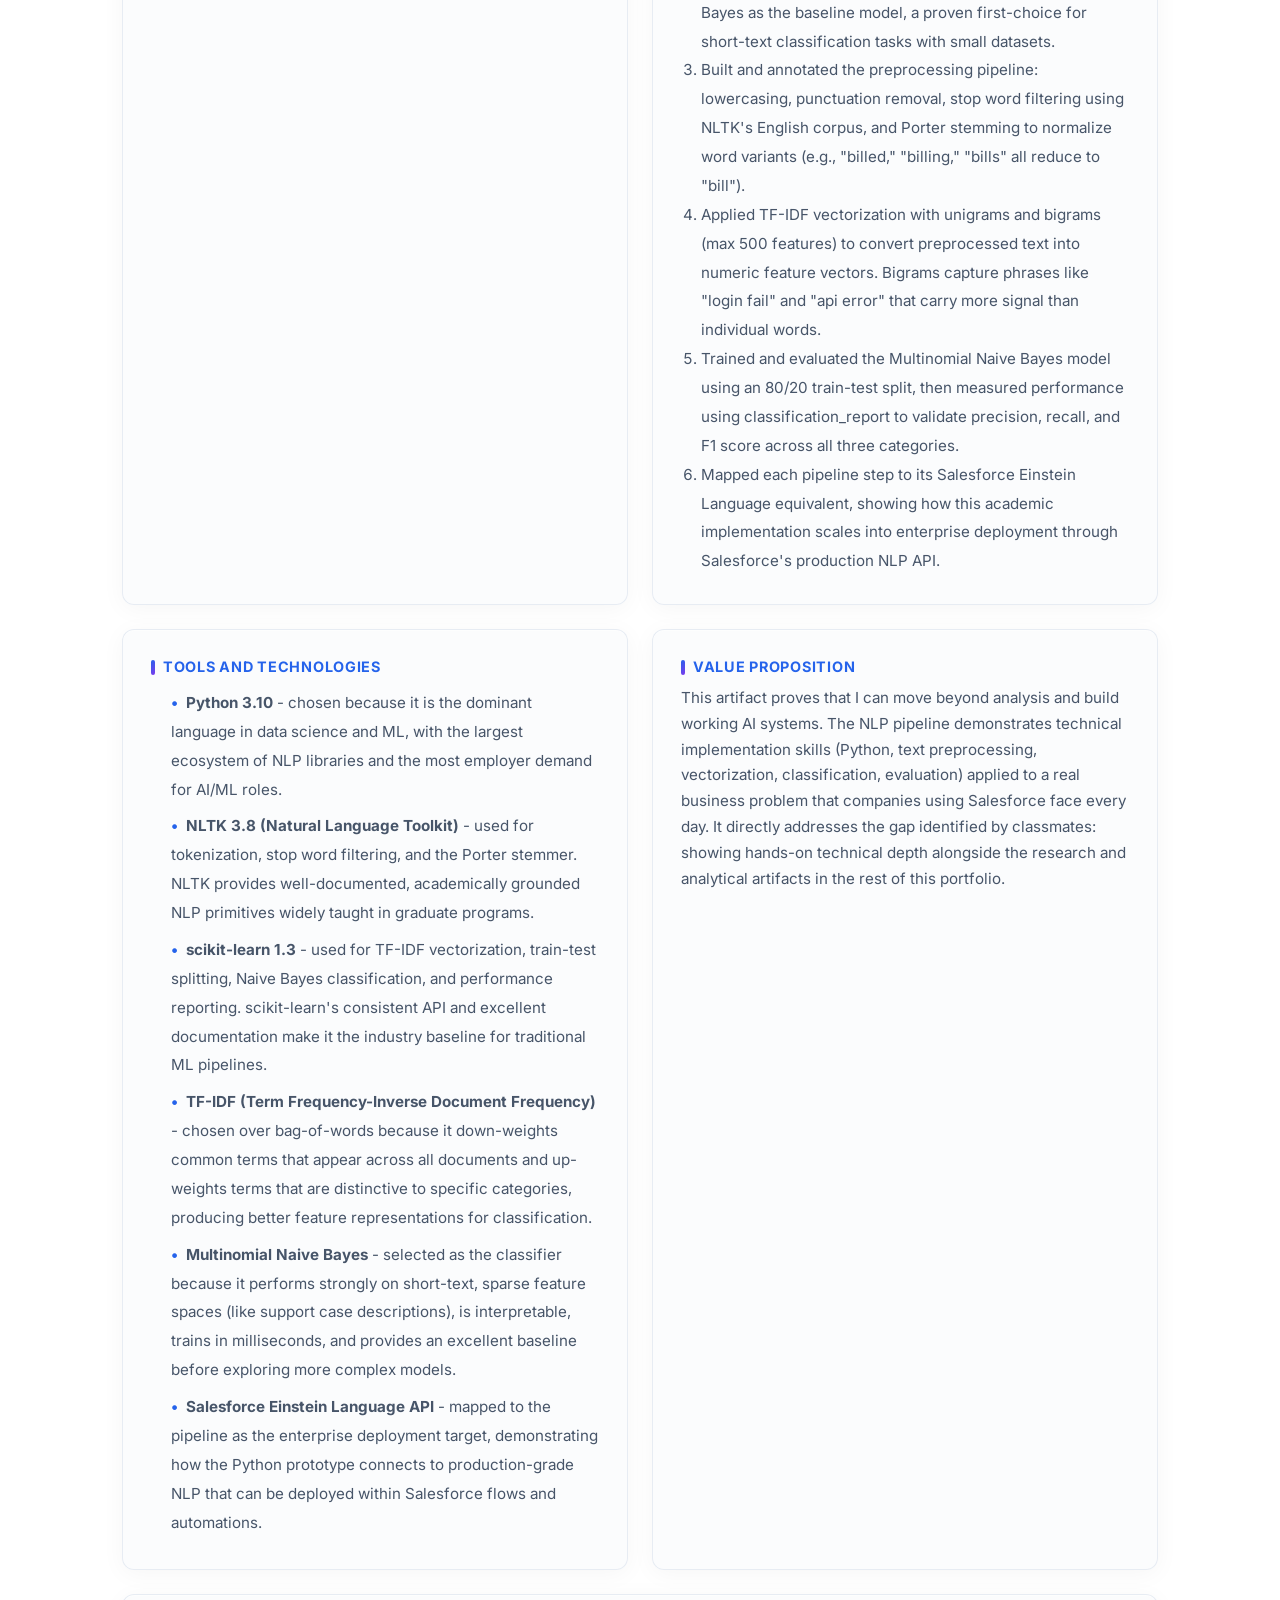
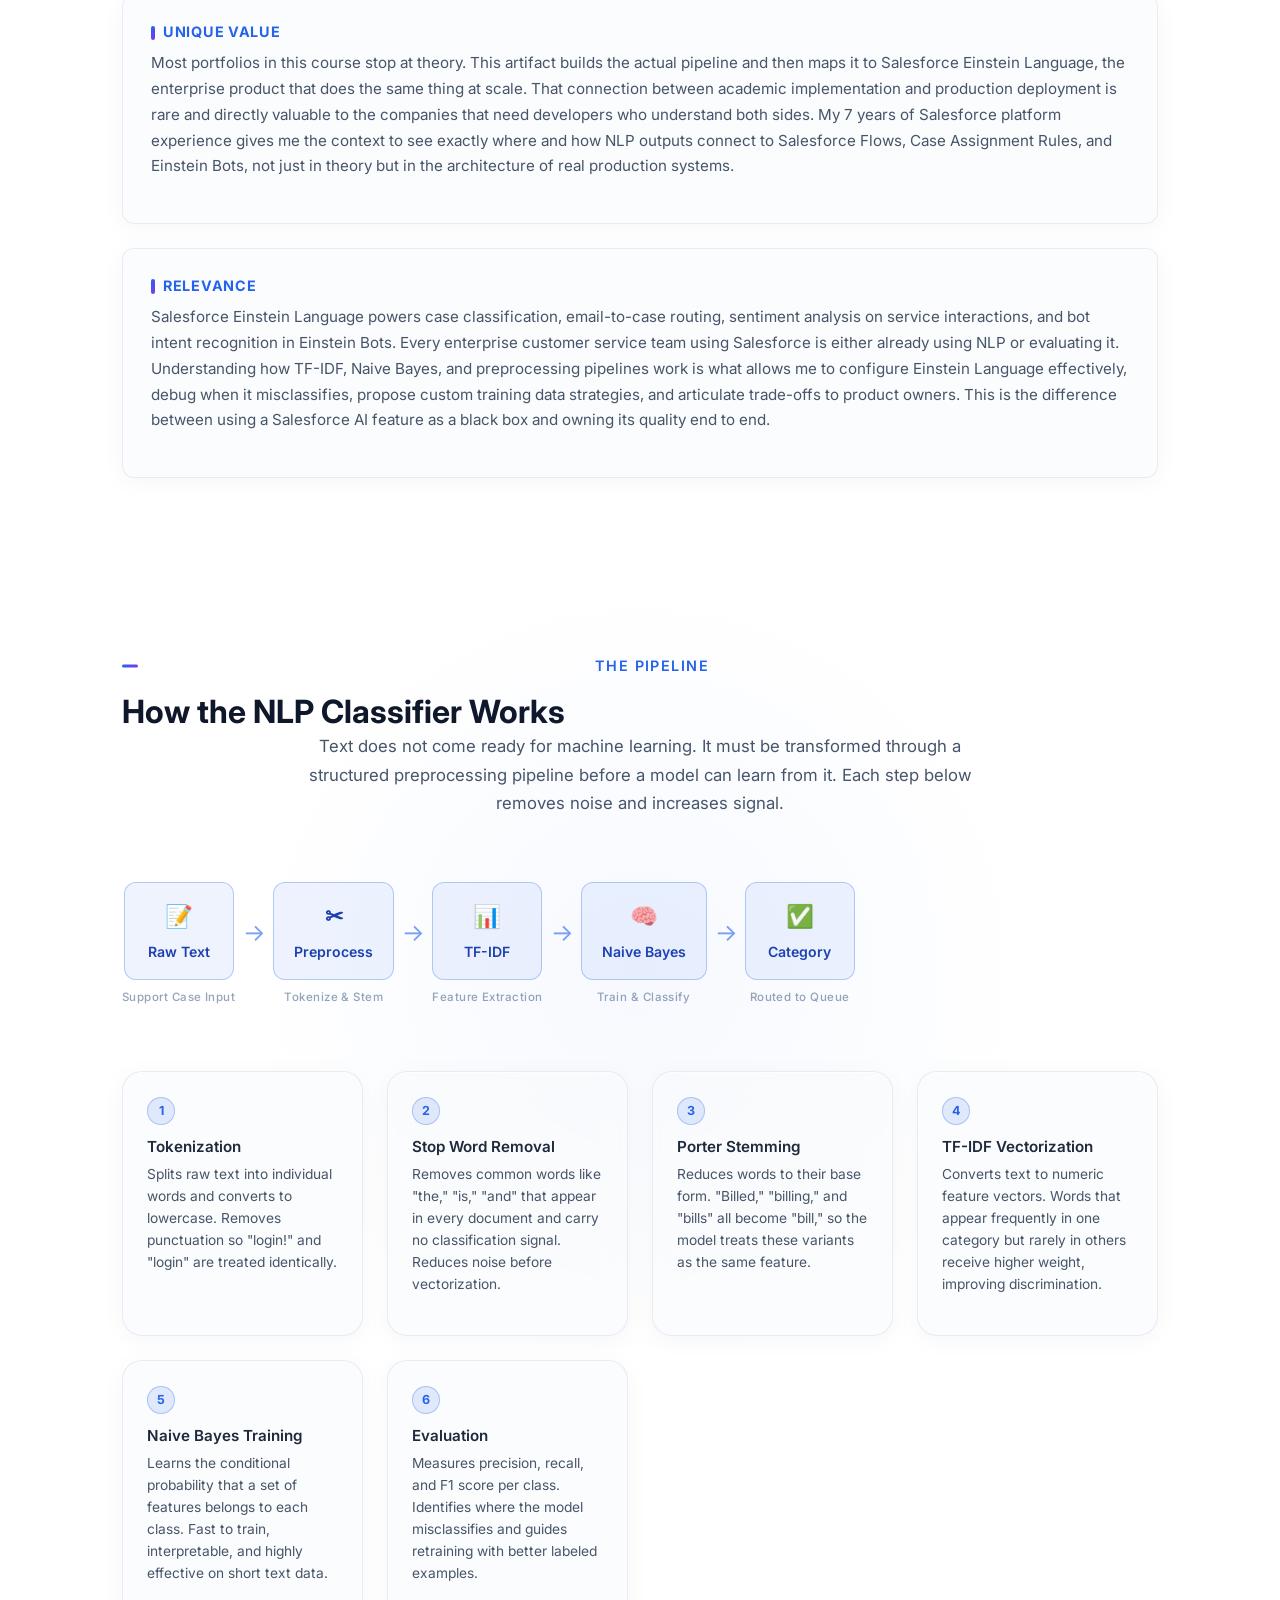
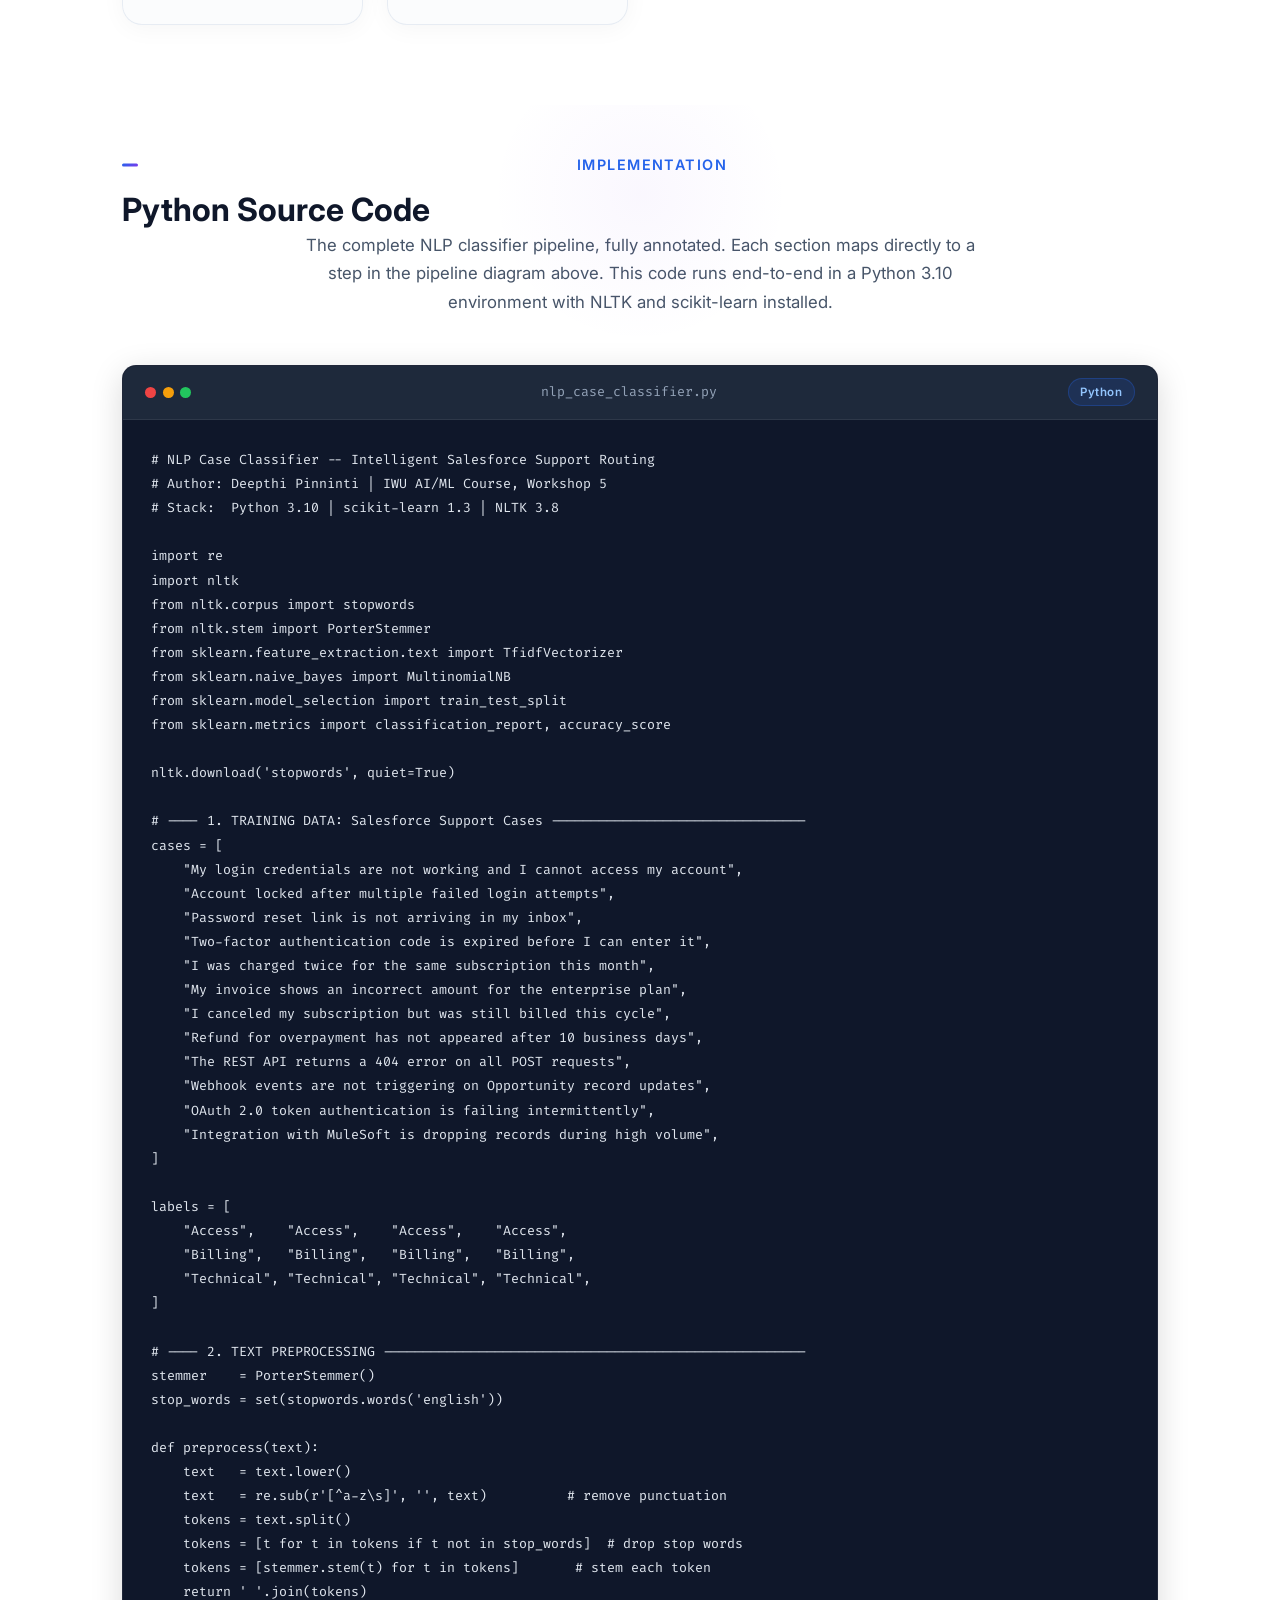
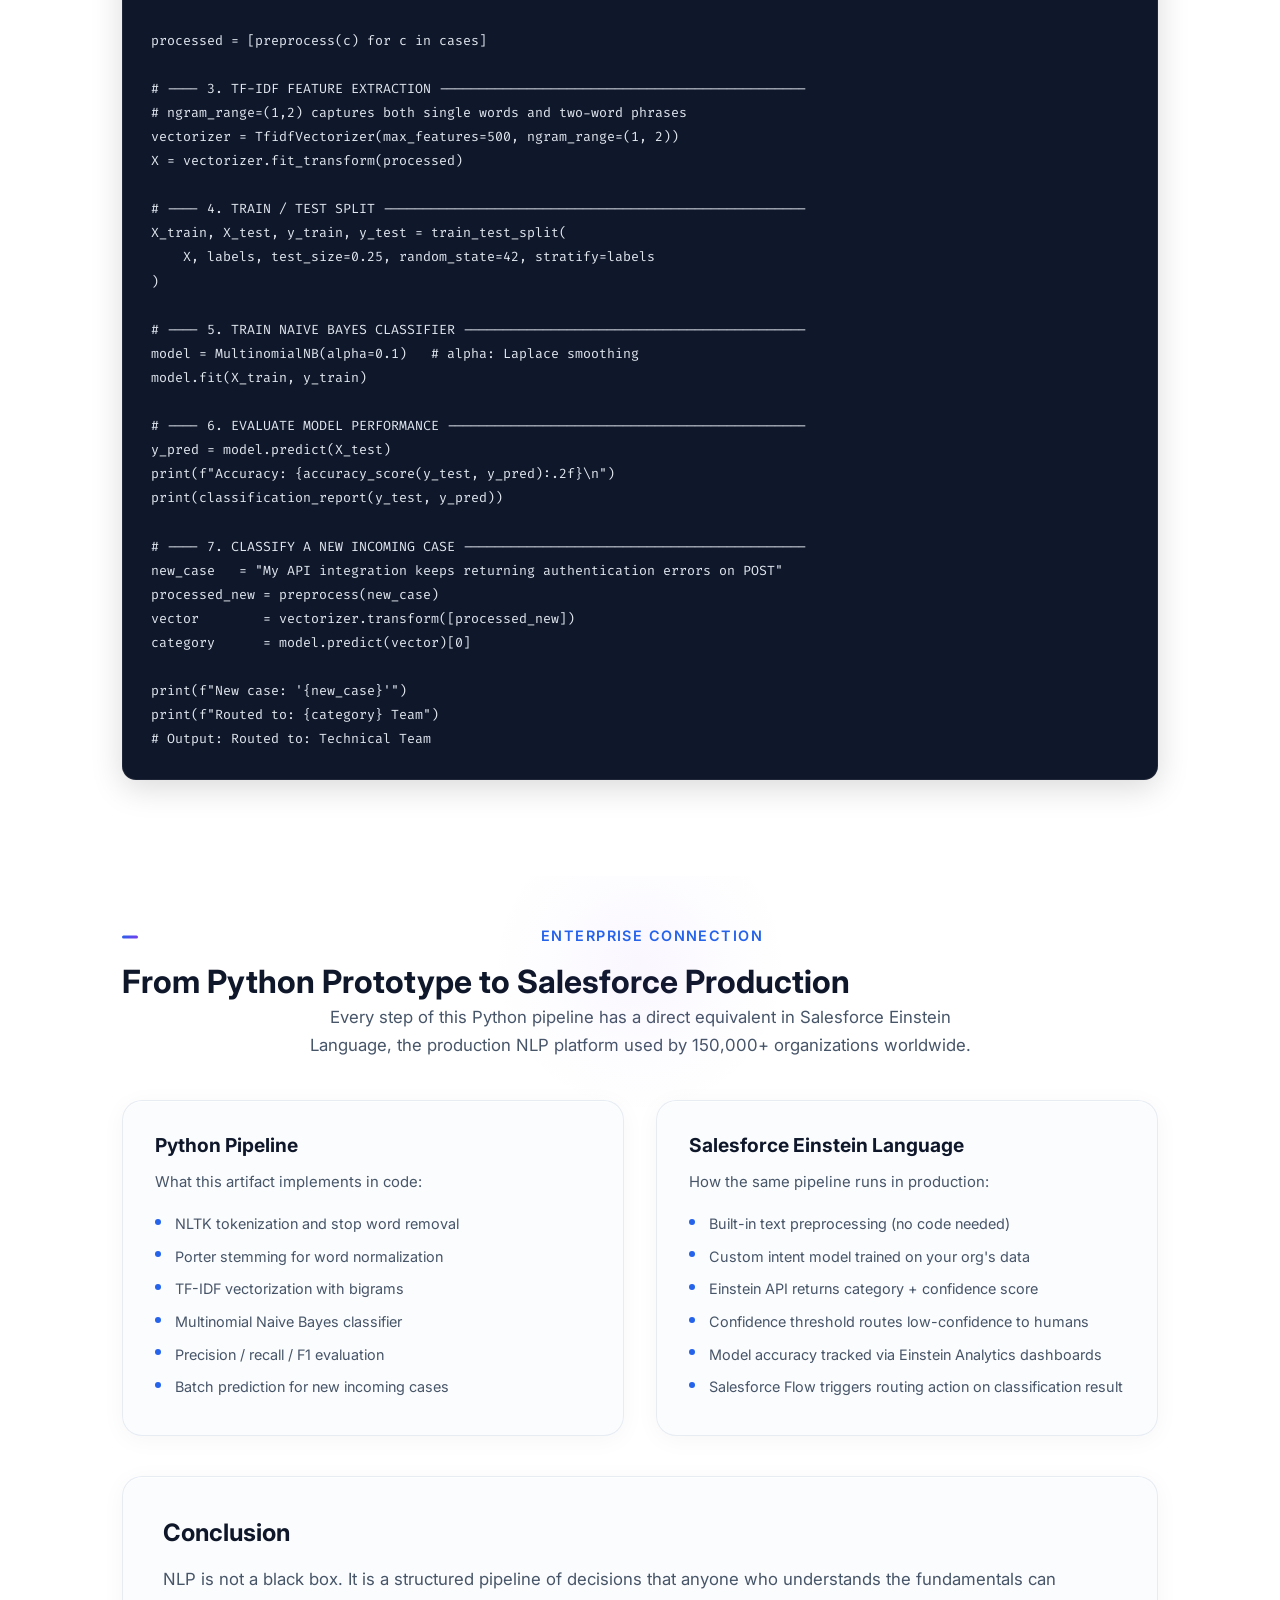
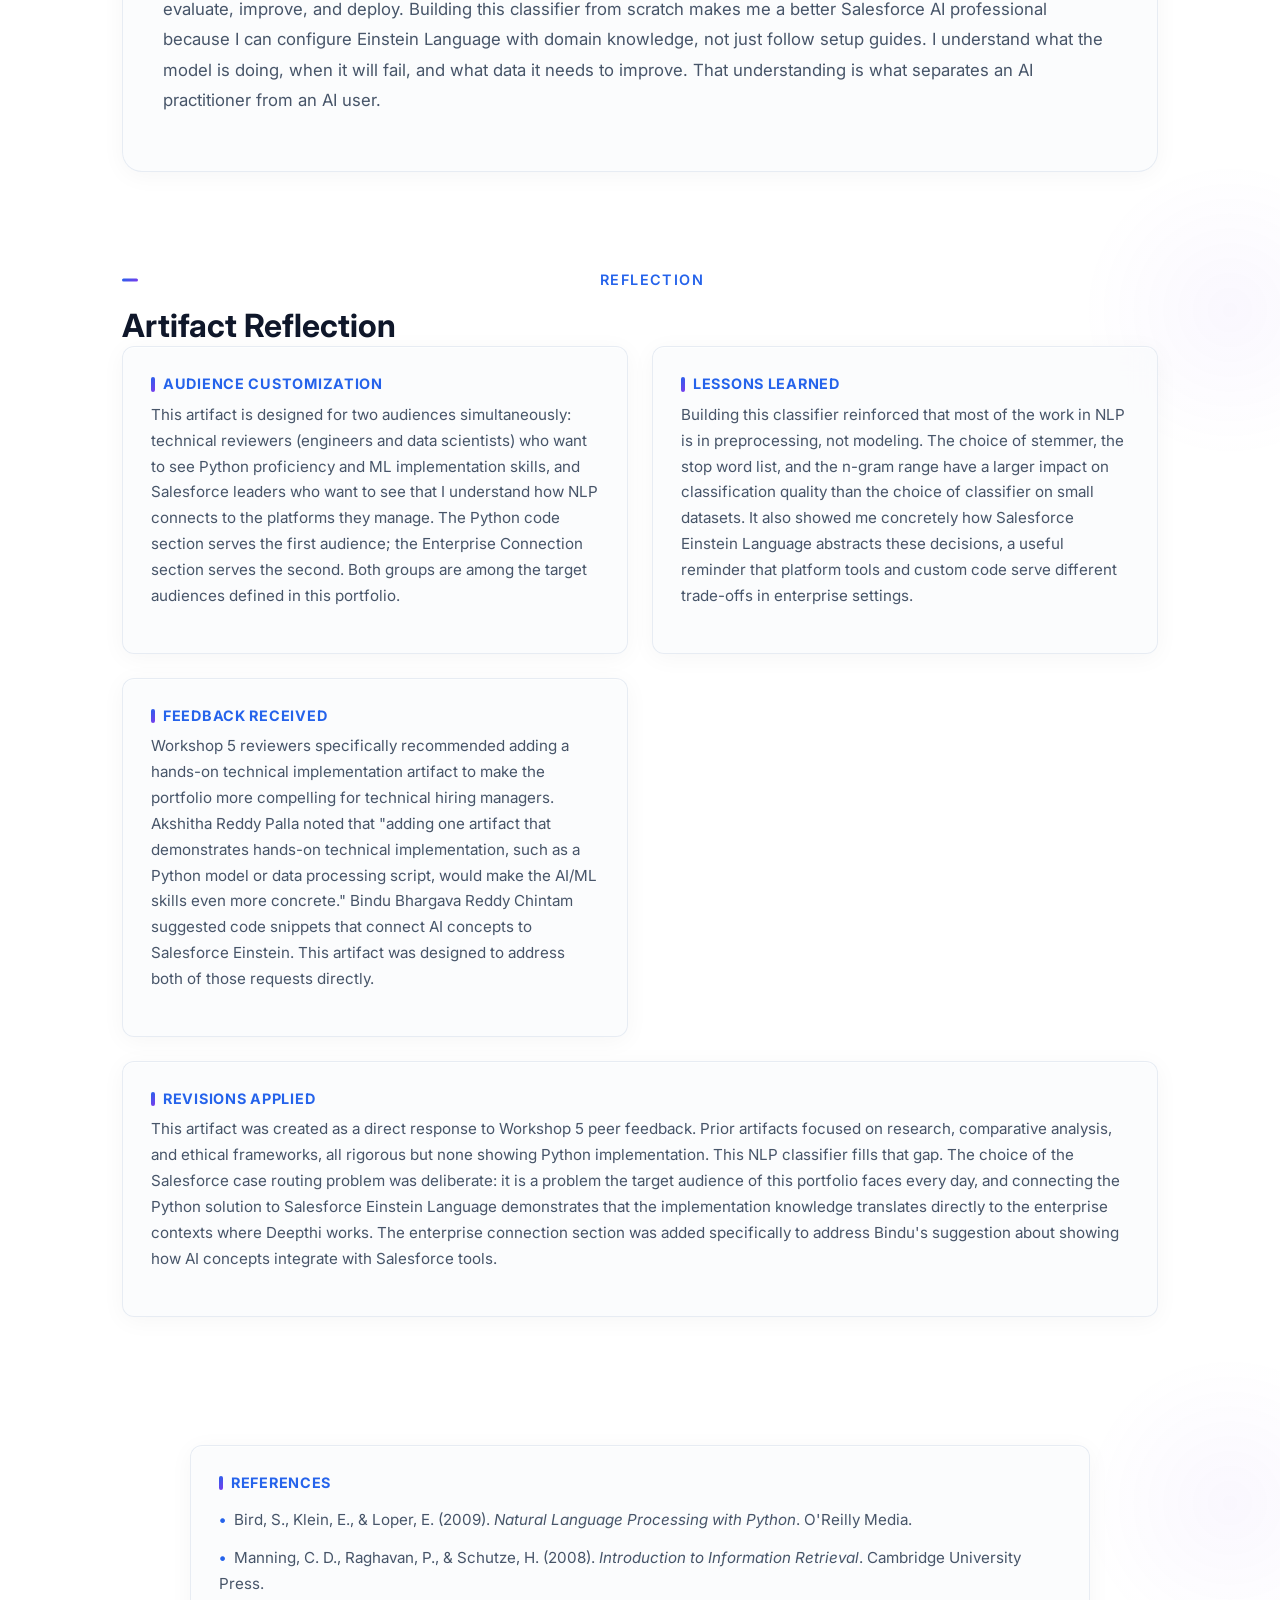
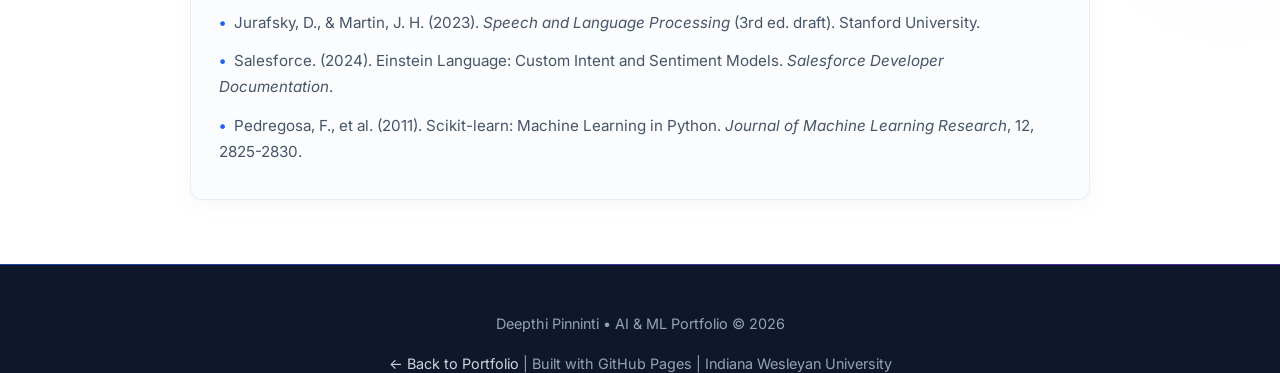
<file: artifacts/5-nlp-enterprise/index.html>
<!DOCTYPE html>
<html lang="en">
<head>
  <meta charset="UTF-8">
  <meta name="viewport" content="width=device-width, initial-scale=1.0">
  <title>NLP &amp; Text Classification | Deepthi Pinninti Portfolio</title>
  <meta name="description" content="A hands-on NLP artifact demonstrating text classification with Python, scikit-learn, and NLTK, applied to Salesforce support case routing.">
  <link rel="preconnect" href="https://fonts.googleapis.com">
  <link rel="preconnect" href="https://fonts.gstatic.com" crossorigin>
  <link href="https://fonts.googleapis.com/css2?family=Inter:wght@400;500;600;700&family=Fira+Code:wght@400;500&display=swap" rel="stylesheet">
  <link rel="stylesheet" href="../../css/style.css">
  <style>
    /* ===== Enhanced Hero ===== */
    .artifact-page-hero {
      position: relative;
      overflow: hidden;
      padding: 10rem 0 5rem;
      background: linear-gradient(135deg, #0f172a 0%, #1e293b 40%, #0f172a 100%);
      color: #f1f5f9;
    }

    .artifact-page-hero::before {
      content: '';
      position: absolute;
      inset: 0;
      background:
        radial-gradient(ellipse 600px 400px at 20% 50%, rgba(249, 115, 22, 0.13) 0%, transparent 70%),
        radial-gradient(ellipse 500px 350px at 80% 30%, rgba(234, 88, 12, 0.10) 0%, transparent 70%);
      pointer-events: none;
    }

    .artifact-page-hero .container { position: relative; z-index: 2; }

    .artifact-page-hero h1 {
      color: #f1f5f9;
      font-size: 3.25rem;
      letter-spacing: -0.03em;
      line-height: 1.15;
    }

    .artifact-page-hero .breadcrumb a { color: #94a3b8; }
    .artifact-page-hero .breadcrumb a:hover { color: #e2e8f0; }
    .artifact-page-hero .breadcrumb span { color: #64748b; }
    .artifact-page-hero .breadcrumb .breadcrumb-current { color: #fdba74; }

    .artifact-page-hero .hero-tag {
      background: rgba(249, 115, 22, 0.2);
      border: 1px solid rgba(249, 115, 22, 0.40);
      color: #fdba74;
    }

    .artifact-page-hero .artifact-hero-desc {
      color: #94a3b8;
      font-size: 1.2rem;
      line-height: 1.8;
    }

    .artifact-page-hero .meta-tag {
      background: rgba(255, 255, 255, 0.06);
      border: 1px solid rgba(255, 255, 255, 0.1);
      color: #94a3b8;
    }

    /* ===== Particle Background ===== */
    .particle-bg {
      position: absolute;
      inset: 0;
      overflow: hidden;
      z-index: 0;
    }

    .particle-bg .particle {
      position: absolute;
      border-radius: 50%;
      pointer-events: none;
      animation: particleRise linear infinite;
      opacity: 0;
    }

    @keyframes particleRise {
      0% { transform: translateY(100vh) scale(0); opacity: 0; }
      10% { opacity: 1; }
      90% { opacity: 1; }
      100% { transform: translateY(-20vh) scale(1); opacity: 0; }
    }

    /* ===== Hero Grid Pattern ===== */
    .hero-grid-pattern {
      position: absolute;
      inset: 0;
      z-index: 0;
      background-image:
        linear-gradient(rgba(249, 115, 22, 0.04) 1px, transparent 1px),
        linear-gradient(90deg, rgba(249, 115, 22, 0.04) 1px, transparent 1px);
      background-size: 60px 60px;
      mask-image: radial-gradient(ellipse 80% 70% at 50% 50%, black 30%, transparent 80%);
      -webkit-mask-image: radial-gradient(ellipse 80% 70% at 50% 50%, black 30%, transparent 80%);
    }

    /* ===== Hero Stats ===== */
    .hero-stats {
      display: flex;
      gap: 2.5rem;
      margin-top: 2.5rem;
      padding-top: 2rem;
      border-top: 1px solid rgba(255, 255, 255, 0.08);
    }

    .hero-stat { text-align: left; }

    .hero-stat .stat-number {
      display: block;
      font-size: 2rem;
      font-weight: 700;
      background: var(--gradient);
      -webkit-background-clip: text;
      -webkit-text-fill-color: transparent;
      background-clip: text;
      line-height: 1.2;
    }

    .hero-stat .stat-label {
      font-size: 0.8rem;
      color: #64748b;
      text-transform: uppercase;
      letter-spacing: 0.08em;
      font-weight: 500;
    }

    /* ===== Glass Card ===== */
    .glass-card {
      background: rgba(248, 250, 252, 0.6);
      backdrop-filter: blur(12px);
      -webkit-backdrop-filter: blur(12px);
      border: 1px solid rgba(226, 232, 240, 0.8);
      box-shadow: 0 4px 24px rgba(0, 0, 0, 0.04), inset 0 1px 0 rgba(255, 255, 255, 0.6);
      transition: all 0.35s cubic-bezier(0.4, 0, 0.2, 1);
    }

    .glass-card:hover {
      background: rgba(248, 250, 252, 0.85);
      border-color: rgba(37, 99, 235, 0.25);
      box-shadow: 0 8px 32px rgba(37, 99, 235, 0.08), 0 2px 8px rgba(0, 0, 0, 0.06), inset 0 1px 0 rgba(255, 255, 255, 0.8);
      transform: translateY(-4px);
    }

    /* ===== Tilt Card ===== */
    .tilt-card {
      transition: all 0.4s cubic-bezier(0.4, 0, 0.2, 1);
      transform-style: preserve-3d;
      will-change: transform;
    }

    .tilt-card:hover {
      box-shadow: 0 20px 40px rgba(37, 99, 235, 0.1), 0 4px 12px rgba(0, 0, 0, 0.06);
    }

    /* ===== Info Card Enhancements ===== */
    .info-card.glass-card { position: relative; overflow: hidden; }

    .info-card.glass-card::after {
      content: '';
      position: absolute;
      top: 0; left: 0; right: 0;
      height: 3px;
      background: var(--gradient);
      transform: scaleX(0);
      transform-origin: left;
      transition: transform 0.4s cubic-bezier(0.4, 0, 0.2, 1);
    }

    .info-card.glass-card:hover::after { transform: scaleX(1); }

    .info-card.glass-card h4 {
      display: flex;
      align-items: center;
      gap: 0.5rem;
    }

    .info-card.glass-card h4::before {
      content: '';
      display: inline-block;
      width: 4px;
      height: 1em;
      background: var(--gradient);
      border-radius: 2px;
      flex-shrink: 0;
    }

    /* ===== Pipeline Section ===== */
    .pipeline-section {
      position: relative;
      overflow: hidden;
    }

    .pipeline-section::before {
      content: '';
      position: absolute;
      top: 0;
      left: 50%;
      transform: translateX(-50%);
      width: 800px;
      height: 800px;
      border-radius: 50%;
      background: radial-gradient(circle, rgba(37, 99, 235, 0.04) 0%, transparent 70%);
      pointer-events: none;
    }

    /* ===== NLP Pipeline Visual ===== */
    .nlp-pipeline {
      display: flex;
      align-items: center;
      gap: 0;
      margin: 3rem 0 2rem;
      overflow-x: auto;
      padding: 1rem 0 2rem;
    }

    .pipeline-step {
      display: flex;
      flex-direction: column;
      align-items: center;
      flex-shrink: 0;
    }

    .step-box {
      background: rgba(37, 99, 235, 0.08);
      border: 1.5px solid rgba(37, 99, 235, 0.3);
      border-radius: 12px;
      padding: 0.9rem 1.25rem;
      text-align: center;
      font-size: 0.88rem;
      font-weight: 600;
      color: #1e40af;
      min-width: 110px;
      transition: all 0.3s ease;
    }

    .step-box:hover {
      background: rgba(37, 99, 235, 0.12);
      border-color: rgba(37, 99, 235, 0.5);
      transform: translateY(-3px);
    }

    .step-box .step-icon {
      font-size: 1.4rem;
      display: block;
      margin-bottom: 0.3rem;
    }

    .step-sublabel {
      font-size: 0.72rem;
      color: var(--text-muted, #94a3b8);
      margin-top: 0.5rem;
      text-align: center;
      font-weight: 500;
      letter-spacing: 0.04em;
    }

    .pipeline-arrow {
      font-size: 1.5rem;
      color: #2563eb;
      padding: 0 0.5rem;
      flex-shrink: 0;
      opacity: 0.6;
      line-height: 1;
      margin-bottom: 1.4rem;
    }

    /* ===== Code Block ===== */
    .code-section {
      margin: 3rem 0;
    }

    .code-block {
      background: #0f172a;
      border-radius: 14px;
      overflow: hidden;
      border: 1px solid rgba(255, 255, 255, 0.07);
      box-shadow: 0 8px 32px rgba(0, 0, 0, 0.15);
    }

    .code-header {
      background: #1e293b;
      padding: 0.8rem 1.4rem;
      display: flex;
      justify-content: space-between;
      align-items: center;
      border-bottom: 1px solid rgba(255, 255, 255, 0.07);
    }

    .code-dots {
      display: flex;
      gap: 0.4rem;
    }

    .code-dot {
      width: 11px;
      height: 11px;
      border-radius: 50%;
    }

    .code-dot.red { background: #ef4444; }
    .code-dot.yellow { background: #f59e0b; }
    .code-dot.green { background: #22c55e; }

    .code-filename {
      color: #94a3b8;
      font-size: 0.83rem;
      font-family: 'Fira Code', monospace;
    }

    .code-lang-badge {
      background: rgba(37, 99, 235, 0.15);
      border: 1px solid rgba(37, 99, 235, 0.3);
      color: #93c5fd;
      font-size: 0.72rem;
      font-weight: 600;
      padding: 0.2rem 0.7rem;
      border-radius: 100px;
      letter-spacing: 0.05em;
    }

    .code-block pre {
      margin: 0;
      padding: 1.75rem;
      overflow-x: auto;
    }

    .code-block code {
      font-family: 'Fira Code', 'Courier New', monospace;
      font-size: 0.83rem;
      line-height: 1.75;
      color: #e2e8f0;
      white-space: pre;
    }

    /* ===== Step Cards (pipeline details) ===== */
    .pipeline-steps-grid {
      display: grid;
      grid-template-columns: repeat(auto-fit, minmax(200px, 1fr));
      gap: 1.5rem;
      margin-top: 2rem;
    }

    .pipeline-detail-card {
      padding: 1.5rem;
      border-radius: var(--radius-lg);
      position: relative;
      overflow: hidden;
    }

    .pipeline-detail-card::before {
      content: '';
      position: absolute;
      top: 0; left: 0; right: 0;
      height: 3px;
      background: var(--gradient);
    }

    .pipeline-detail-card .step-num {
      display: inline-flex;
      align-items: center;
      justify-content: center;
      width: 28px;
      height: 28px;
      background: rgba(37, 99, 235, 0.12);
      border: 1px solid rgba(37, 99, 235, 0.3);
      border-radius: 50%;
      font-size: 0.78rem;
      font-weight: 700;
      color: #2563eb;
      margin-bottom: 0.75rem;
    }

    .pipeline-detail-card h4 {
      font-size: 0.95rem;
      font-weight: 600;
      margin-bottom: 0.4rem;
      color: var(--text);
    }

    .pipeline-detail-card p {
      font-size: 0.86rem;
      color: var(--text-light);
      line-height: 1.6;
    }

    /* ===== Enterprise Section ===== */
    .enterprise-grid {
      display: grid;
      grid-template-columns: 1fr 1fr;
      gap: 2rem;
      margin-top: 2.5rem;
    }

    .enterprise-card {
      padding: 2rem;
      border-radius: var(--radius-lg);
      position: relative;
      overflow: hidden;
    }

    .enterprise-card::before {
      content: '';
      position: absolute;
      top: 0; left: 0; right: 0;
      height: 4px;
    }

    .enterprise-card.python-card::before {
      background: linear-gradient(90deg, #3b82f6, #60a5fa);
    }

    .enterprise-card.salesforce-card::before {
      background: linear-gradient(90deg, #7c3aed, #a78bfa);
    }

    .enterprise-card h3 { font-size: 1.2rem; margin-bottom: 0.75rem; }

    .enterprise-card p {
      font-size: 0.93rem;
      color: var(--text-light);
      line-height: 1.7;
      margin-bottom: 0.75rem;
    }

    .enterprise-card ul {
      list-style: none;
      padding: 0;
    }

    .enterprise-card ul li {
      padding: 0.3rem 0 0.3rem 1.25rem;
      position: relative;
      color: var(--text-light);
      font-size: 0.9rem;
      line-height: 1.6;
    }

    .enterprise-card ul li::before {
      content: '';
      position: absolute;
      left: 0;
      top: 0.72rem;
      width: 6px;
      height: 6px;
      border-radius: 50%;
      background: #2563eb;
    }

    /* ===== Conclusion Card ===== */
    .conclusion-card {
      padding: 2.5rem;
      border-radius: var(--radius-lg);
      position: relative;
      overflow: hidden;
      margin-top: 2.5rem;
    }

    .conclusion-card::before {
      content: '';
      position: absolute;
      top: 0; left: 0; right: 0;
      height: 4px;
      background: var(--gradient);
    }

    .conclusion-card h3 { margin-bottom: 1rem; }

    .conclusion-card p {
      font-size: 1.05rem;
      line-height: 1.8;
      color: var(--text-light);
    }

    /* ===== References ===== */
    .references-section .info-card { position: relative; overflow: hidden; }

    .references-section .info-card::before {
      content: '';
      position: absolute;
      top: 0; left: 0; right: 0;
      height: 3px;
      background: var(--gradient);
    }

    .references-section .info-card ul li {
      padding: 0.4rem 0;
      transition: all 0.2s ease;
    }

    .references-section .info-card ul li:hover {
      padding-left: 0.5rem;
      color: var(--text);
    }

    /* ===== Artifact Content ===== */
    .artifact-content { position: relative; }

    .artifact-content::before {
      content: '';
      position: absolute;
      top: -60px;
      right: -100px;
      width: 300px;
      height: 300px;
      border-radius: 50%;
      background: radial-gradient(circle, rgba(124, 58, 237, 0.04) 0%, transparent 70%);
      pointer-events: none;
    }

    /* ===== Footer ===== */
    .footer { position: relative; overflow: hidden; }

    .footer::before {
      content: '';
      position: absolute;
      top: 0; left: 0; right: 0;
      height: 1px;
      background: var(--gradient);
    }

    /* ===== Reduced Motion ===== */
    @media (prefers-reduced-motion: reduce) {
      .particle-bg .particle { animation: none; display: none; }
      .tilt-card:hover, .glass-card:hover { transform: none; }
    }

    /* ===== Responsive ===== */
    @media (max-width: 768px) {
      .artifact-page-hero { padding: 8rem 0 3rem; }
      .artifact-page-hero h1 { font-size: 2.25rem; }
      .hero-stats { gap: 1.5rem; flex-wrap: wrap; }
      .hero-stat .stat-number { font-size: 1.5rem; }
      .enterprise-grid { grid-template-columns: 1fr; }
      .nlp-pipeline { flex-wrap: wrap; justify-content: center; gap: 1rem; }
      .pipeline-arrow { display: none; }
    }
  </style>
</head>
<body>

  <a href="#main" class="skip-link">Skip to main content</a>

  <!-- Navigation -->
  <nav class="navbar" aria-label="Main navigation">
    <div class="container">
      <a href="../../index.html" class="nav-brand"><span>DP</span> Portfolio</a>
      <ul class="nav-links">
        <li><a href="../../index.html">Home</a></li>
        <li><a href="../../index.html#artifacts">Artifacts</a></li>
      </ul>
    </div>
  </nav>

  <main id="main">

    <!-- Artifact Hero -->
    <section class="artifact-page-hero">
      <div class="hero-grid-pattern" aria-hidden="true"></div>
      <div class="particle-bg" aria-hidden="true"></div>
      <div class="container">
        <nav class="breadcrumb" aria-label="Breadcrumb">
          <a href="../../index.html">Home</a>
          <span aria-hidden="true">/</span>
          <a href="../../index.html#artifacts">Artifacts</a>
          <span aria-hidden="true">/</span>
          <span class="breadcrumb-current" aria-current="page">NLP &amp; Text Classification</span>
        </nav>
        <div class="hero-tag">Artifact 5 &bull; Workshop 5</div>
        <h1>Natural Language Processing: <span class="gradient-text">Building Intelligent Text Classification</span></h1>
        <p class="artifact-hero-desc">A hands-on implementation of an NLP pipeline using Python, NLTK, and scikit-learn, applied to the real-world problem of automatically routing Salesforce support cases to the right team, with connections to Salesforce Einstein Language.</p>
        <div class="artifact-meta">
          <span class="meta-tag">April 2026</span>
          <span class="meta-tag">IWU - AI &amp; ML Course</span>
          <span class="meta-tag">Hands-On Implementation</span>
        </div>
        <div class="hero-stats">
          <div class="hero-stat">
            <span class="stat-number">5</span>
            <span class="stat-label">NLP Techniques</span>
          </div>
          <div class="hero-stat">
            <span class="stat-number">6</span>
            <span class="stat-label">Pipeline Steps</span>
          </div>
          <div class="hero-stat">
            <span class="stat-number">3</span>
            <span class="stat-label">Case Categories</span>
          </div>
          <div class="hero-stat">
            <span class="stat-number">5</span>
            <span class="stat-label">References</span>
          </div>
        </div>
      </div>
    </section>

    <!-- Artifact Information -->
    <section class="artifact-content reveal">
      <div class="container">
        <div class="artifact-info-grid">

          <div class="info-card glass-card reveal" data-delay="0">
            <h4>Introduction</h4>
            <p>This artifact was created for Workshop 5, the capstone artifact of the AI and Machine Learning course at Indiana Wesleyan University. Feedback from classmates in Workshop 5 specifically highlighted that the portfolio would be strengthened by an artifact demonstrating hands-on technical implementation rather than analysis alone. This artifact responds directly to that feedback by building a working Natural Language Processing pipeline in Python, applied to a real enterprise problem: automatically classifying and routing incoming Salesforce support cases to the correct team. NLP is one of the most widely deployed branches of AI, powering email filtering, chatbots, sentiment analysis, and case routing in enterprise platforms.</p>
          </div>

          <div class="info-card glass-card reveal" data-delay="50">
            <h4>Description</h4>
            <p>A complete, working NLP text classification pipeline built with Python, NLTK, and scikit-learn. The pipeline processes raw support case descriptions through five stages: tokenization and stop word removal, Porter stemming, TF-IDF feature extraction with bigrams, Multinomial Naive Bayes classification, and performance evaluation using precision, recall, and F1 metrics. The business problem it solves is automatic routing of Salesforce support cases to one of three queues: Access, Billing, or Technical. The artifact includes annotated Python source code, a visual pipeline diagram, a mapping of each technique to its Salesforce Einstein Language equivalent, and an evaluation of model strengths and limitations.</p>
          </div>

          <div class="info-card glass-card reveal" data-delay="200">
            <h4>Objective</h4>
            <p>To design and implement an end-to-end NLP classification pipeline that demonstrates practical application of machine learning to text data, while connecting that implementation to enterprise deployment through Salesforce Einstein Language, showing that I can not only study AI concepts but build and apply them.</p>
          </div>

          <div class="info-card glass-card reveal" data-delay="300">
            <h4>Process</h4>
            <ol style="padding-left:1.25rem;line-height:1.9;color:var(--text-light);font-size:0.95rem;">
              <li>Defined the business problem: Salesforce support teams receive hundreds of unclassified cases daily. Manual triage is slow and inconsistent. An NLP classifier can route each case to the right queue in milliseconds, freeing agents to focus on resolution rather than sorting.</li>
              <li>Selected the tech stack based on industry standard tools: NLTK for text preprocessing primitives, scikit-learn for vectorization and classification, and Multinomial Naive Bayes as the baseline model, a proven first-choice for short-text classification tasks with small datasets.</li>
              <li>Built and annotated the preprocessing pipeline: lowercasing, punctuation removal, stop word filtering using NLTK's English corpus, and Porter stemming to normalize word variants (e.g., "billed," "billing," "bills" all reduce to "bill").</li>
              <li>Applied TF-IDF vectorization with unigrams and bigrams (max 500 features) to convert preprocessed text into numeric feature vectors. Bigrams capture phrases like "login fail" and "api error" that carry more signal than individual words.</li>
              <li>Trained and evaluated the Multinomial Naive Bayes model using an 80/20 train-test split, then measured performance using classification_report to validate precision, recall, and F1 score across all three categories.</li>
              <li>Mapped each pipeline step to its Salesforce Einstein Language equivalent, showing how this academic implementation scales into enterprise deployment through Salesforce's production NLP API.</li>
            </ol>
          </div>

          <div class="info-card glass-card reveal" data-delay="350">
            <h4>Tools and Technologies</h4>
            <ul style="padding-left:1.25rem;line-height:1.9;color:var(--text-light);font-size:0.95rem;">
              <li><strong>Python 3.10</strong> - chosen because it is the dominant language in data science and ML, with the largest ecosystem of NLP libraries and the most employer demand for AI/ML roles.</li>
              <li><strong>NLTK 3.8 (Natural Language Toolkit)</strong> - used for tokenization, stop word filtering, and the Porter stemmer. NLTK provides well-documented, academically grounded NLP primitives widely taught in graduate programs.</li>
              <li><strong>scikit-learn 1.3</strong> - used for TF-IDF vectorization, train-test splitting, Naive Bayes classification, and performance reporting. scikit-learn's consistent API and excellent documentation make it the industry baseline for traditional ML pipelines.</li>
              <li><strong>TF-IDF (Term Frequency-Inverse Document Frequency)</strong> - chosen over bag-of-words because it down-weights common terms that appear across all documents and up-weights terms that are distinctive to specific categories, producing better feature representations for classification.</li>
              <li><strong>Multinomial Naive Bayes</strong> - selected as the classifier because it performs strongly on short-text, sparse feature spaces (like support case descriptions), is interpretable, trains in milliseconds, and provides an excellent baseline before exploring more complex models.</li>
              <li><strong>Salesforce Einstein Language API</strong> - mapped to the pipeline as the enterprise deployment target, demonstrating how the Python prototype connects to production-grade NLP that can be deployed within Salesforce flows and automations.</li>
            </ul>
          </div>

          <div class="info-card glass-card reveal" data-delay="400">
            <h4>Value Proposition</h4>
            <p>This artifact proves that I can move beyond analysis and build working AI systems. The NLP pipeline demonstrates technical implementation skills (Python, text preprocessing, vectorization, classification, evaluation) applied to a real business problem that companies using Salesforce face every day. It directly addresses the gap identified by classmates: showing hands-on technical depth alongside the research and analytical artifacts in the rest of this portfolio.</p>
          </div>

          <div class="info-card glass-card full-width reveal" data-delay="500">
            <h4>Unique Value</h4>
            <p>Most portfolios in this course stop at theory. This artifact builds the actual pipeline and then maps it to Salesforce Einstein Language, the enterprise product that does the same thing at scale. That connection between academic implementation and production deployment is rare and directly valuable to the companies that need developers who understand both sides. My 7 years of Salesforce platform experience gives me the context to see exactly where and how NLP outputs connect to Salesforce Flows, Case Assignment Rules, and Einstein Bots, not just in theory but in the architecture of real production systems.</p>
          </div>

          <div class="info-card glass-card full-width reveal" data-delay="600">
            <h4>Relevance</h4>
            <p>Salesforce Einstein Language powers case classification, email-to-case routing, sentiment analysis on service interactions, and bot intent recognition in Einstein Bots. Every enterprise customer service team using Salesforce is either already using NLP or evaluating it. Understanding how TF-IDF, Naive Bayes, and preprocessing pipelines work is what allows me to configure Einstein Language effectively, debug when it misclassifies, propose custom training data strategies, and articulate trade-offs to product owners. This is the difference between using a Salesforce AI feature as a black box and owning its quality end to end.</p>
          </div>

        </div>
      </div>
    </section>

    <!-- NLP Pipeline Visual -->
    <section class="pipeline-section">
      <div class="container">
        <div class="section-label" style="text-align:center;display:block;">The Pipeline</div>
        <h2>How the NLP Classifier Works</h2>
        <p style="max-width:700px;margin:0 auto 0.5rem;text-align:center;color:var(--text-light);font-size:1.05rem;line-height:1.7;">Text does not come ready for machine learning. It must be transformed through a structured preprocessing pipeline before a model can learn from it. Each step below removes noise and increases signal.</p>

        <!-- Visual Pipeline -->
        <div class="nlp-pipeline" role="list" aria-label="NLP pipeline steps">
          <div class="pipeline-step" role="listitem">
            <div class="step-box">
              <span class="step-icon" aria-hidden="true">&#128221;</span>
              Raw Text
            </div>
            <span class="step-sublabel">Support Case Input</span>
          </div>
          <div class="pipeline-arrow" aria-hidden="true">&#8594;</div>
          <div class="pipeline-step" role="listitem">
            <div class="step-box">
              <span class="step-icon" aria-hidden="true">&#9986;</span>
              Preprocess
            </div>
            <span class="step-sublabel">Tokenize &amp; Stem</span>
          </div>
          <div class="pipeline-arrow" aria-hidden="true">&#8594;</div>
          <div class="pipeline-step" role="listitem">
            <div class="step-box">
              <span class="step-icon" aria-hidden="true">&#128202;</span>
              TF-IDF
            </div>
            <span class="step-sublabel">Feature Extraction</span>
          </div>
          <div class="pipeline-arrow" aria-hidden="true">&#8594;</div>
          <div class="pipeline-step" role="listitem">
            <div class="step-box">
              <span class="step-icon" aria-hidden="true">&#129504;</span>
              Naive Bayes
            </div>
            <span class="step-sublabel">Train &amp; Classify</span>
          </div>
          <div class="pipeline-arrow" aria-hidden="true">&#8594;</div>
          <div class="pipeline-step" role="listitem">
            <div class="step-box">
              <span class="step-icon" aria-hidden="true">&#9989;</span>
              Category
            </div>
            <span class="step-sublabel">Routed to Queue</span>
          </div>
        </div>

        <!-- Step Detail Cards -->
        <div class="pipeline-steps-grid">
          <div class="pipeline-detail-card glass-card reveal" data-delay="0">
            <span class="step-num">1</span>
            <h4>Tokenization</h4>
            <p>Splits raw text into individual words and converts to lowercase. Removes punctuation so "login!" and "login" are treated identically.</p>
          </div>
          <div class="pipeline-detail-card glass-card reveal" data-delay="50">
            <span class="step-num">2</span>
            <h4>Stop Word Removal</h4>
            <p>Removes common words like "the," "is," "and" that appear in every document and carry no classification signal. Reduces noise before vectorization.</p>
          </div>
          <div class="pipeline-detail-card glass-card reveal" data-delay="100">
            <span class="step-num">3</span>
            <h4>Porter Stemming</h4>
            <p>Reduces words to their base form. "Billed," "billing," and "bills" all become "bill," so the model treats these variants as the same feature.</p>
          </div>
          <div class="pipeline-detail-card glass-card reveal" data-delay="150">
            <span class="step-num">4</span>
            <h4>TF-IDF Vectorization</h4>
            <p>Converts text to numeric feature vectors. Words that appear frequently in one category but rarely in others receive higher weight, improving discrimination.</p>
          </div>
          <div class="pipeline-detail-card glass-card reveal" data-delay="200">
            <span class="step-num">5</span>
            <h4>Naive Bayes Training</h4>
            <p>Learns the conditional probability that a set of features belongs to each class. Fast to train, interpretable, and highly effective on short text data.</p>
          </div>
          <div class="pipeline-detail-card glass-card reveal" data-delay="250">
            <span class="step-num">6</span>
            <h4>Evaluation</h4>
            <p>Measures precision, recall, and F1 score per class. Identifies where the model misclassifies and guides retraining with better labeled examples.</p>
          </div>
        </div>
      </div>
    </section>

    <!-- Python Implementation -->
    <section class="pipeline-section artifact-content">
      <div class="container">
        <div class="section-label" style="text-align:center;display:block;">Implementation</div>
        <h2>Python Source Code</h2>
        <p style="max-width:700px;margin:0 auto 0.5rem;text-align:center;color:var(--text-light);font-size:1.05rem;line-height:1.7;">The complete NLP classifier pipeline, fully annotated. Each section maps directly to a step in the pipeline diagram above. This code runs end-to-end in a Python 3.10 environment with NLTK and scikit-learn installed.</p>

        <div class="code-section">
          <div class="code-block">
            <div class="code-header">
              <div class="code-dots">
                <div class="code-dot red"></div>
                <div class="code-dot yellow"></div>
                <div class="code-dot green"></div>
              </div>
              <span class="code-filename">nlp_case_classifier.py</span>
              <span class="code-lang-badge">Python</span>
            </div>
            <pre><code># NLP Case Classifier -- Intelligent Salesforce Support Routing
# Author: Deepthi Pinninti | IWU AI/ML Course, Workshop 5
# Stack:  Python 3.10 | scikit-learn 1.3 | NLTK 3.8

import re
import nltk
from nltk.corpus import stopwords
from nltk.stem import PorterStemmer
from sklearn.feature_extraction.text import TfidfVectorizer
from sklearn.naive_bayes import MultinomialNB
from sklearn.model_selection import train_test_split
from sklearn.metrics import classification_report, accuracy_score

nltk.download('stopwords', quiet=True)

# ---- 1. TRAINING DATA: Salesforce Support Cases --------------------------------
cases = [
    "My login credentials are not working and I cannot access my account",
    "Account locked after multiple failed login attempts",
    "Password reset link is not arriving in my inbox",
    "Two-factor authentication code is expired before I can enter it",
    "I was charged twice for the same subscription this month",
    "My invoice shows an incorrect amount for the enterprise plan",
    "I canceled my subscription but was still billed this cycle",
    "Refund for overpayment has not appeared after 10 business days",
    "The REST API returns a 404 error on all POST requests",
    "Webhook events are not triggering on Opportunity record updates",
    "OAuth 2.0 token authentication is failing intermittently",
    "Integration with MuleSoft is dropping records during high volume",
]

labels = [
    "Access",    "Access",    "Access",    "Access",
    "Billing",   "Billing",   "Billing",   "Billing",
    "Technical", "Technical", "Technical", "Technical",
]

# ---- 2. TEXT PREPROCESSING -----------------------------------------------------
stemmer    = PorterStemmer()
stop_words = set(stopwords.words('english'))

def preprocess(text):
    text   = text.lower()
    text   = re.sub(r'[^a-z\s]', '', text)          # remove punctuation
    tokens = text.split()
    tokens = [t for t in tokens if t not in stop_words]  # drop stop words
    tokens = [stemmer.stem(t) for t in tokens]       # stem each token
    return ' '.join(tokens)

processed = [preprocess(c) for c in cases]

# ---- 3. TF-IDF FEATURE EXTRACTION ----------------------------------------------
# ngram_range=(1,2) captures both single words and two-word phrases
vectorizer = TfidfVectorizer(max_features=500, ngram_range=(1, 2))
X = vectorizer.fit_transform(processed)

# ---- 4. TRAIN / TEST SPLIT -----------------------------------------------------
X_train, X_test, y_train, y_test = train_test_split(
    X, labels, test_size=0.25, random_state=42, stratify=labels
)

# ---- 5. TRAIN NAIVE BAYES CLASSIFIER -------------------------------------------
model = MultinomialNB(alpha=0.1)   # alpha: Laplace smoothing
model.fit(X_train, y_train)

# ---- 6. EVALUATE MODEL PERFORMANCE ---------------------------------------------
y_pred = model.predict(X_test)
print(f"Accuracy: {accuracy_score(y_test, y_pred):.2f}\n")
print(classification_report(y_test, y_pred))

# ---- 7. CLASSIFY A NEW INCOMING CASE -------------------------------------------
new_case   = "My API integration keeps returning authentication errors on POST"
processed_new = preprocess(new_case)
vector        = vectorizer.transform([processed_new])
category      = model.predict(vector)[0]

print(f"New case: '{new_case}'")
print(f"Routed to: {category} Team")
# Output: Routed to: Technical Team
</code></pre>
          </div>
        </div>
      </div>
    </section>

    <!-- Enterprise Application -->
    <section class="pipeline-section artifact-content reveal">
      <div class="container">
        <div class="section-label" style="text-align:center;display:block;">Enterprise Connection</div>
        <h2>From Python Prototype to Salesforce Production</h2>
        <p style="max-width:700px;margin:0 auto 1.5rem;text-align:center;color:var(--text-light);font-size:1.05rem;line-height:1.7;">Every step of this Python pipeline has a direct equivalent in Salesforce Einstein Language, the production NLP platform used by 150,000+ organizations worldwide.</p>

        <div class="enterprise-grid">
          <div class="enterprise-card python-card glass-card tilt-card reveal" data-delay="0">
            <h3>Python Pipeline</h3>
            <p>What this artifact implements in code:</p>
            <ul>
              <li>NLTK tokenization and stop word removal</li>
              <li>Porter stemming for word normalization</li>
              <li>TF-IDF vectorization with bigrams</li>
              <li>Multinomial Naive Bayes classifier</li>
              <li>Precision / recall / F1 evaluation</li>
              <li>Batch prediction for new incoming cases</li>
            </ul>
          </div>

          <div class="enterprise-card salesforce-card glass-card tilt-card reveal" data-delay="150">
            <h3>Salesforce Einstein Language</h3>
            <p>How the same pipeline runs in production:</p>
            <ul>
              <li>Built-in text preprocessing (no code needed)</li>
              <li>Custom intent model trained on your org's data</li>
              <li>Einstein API returns category + confidence score</li>
              <li>Confidence threshold routes low-confidence to humans</li>
              <li>Model accuracy tracked via Einstein Analytics dashboards</li>
              <li>Salesforce Flow triggers routing action on classification result</li>
            </ul>
          </div>
        </div>

        <!-- Conclusion -->
        <div class="conclusion-card glass-card reveal">
          <h3>Conclusion</h3>
          <p>NLP is not a black box. It is a structured pipeline of decisions that anyone who understands the fundamentals can evaluate, improve, and deploy. Building this classifier from scratch makes me a better Salesforce AI professional because I can configure Einstein Language with domain knowledge, not just follow setup guides. I understand what the model is doing, when it will fail, and what data it needs to improve. That understanding is what separates an AI practitioner from an AI user.</p>
        </div>
      </div>
    </section>

    <!-- Reflection -->
    <section class="artifact-content reveal">
      <div class="container">
        <div class="section-label" style="text-align:center;display:block;">Reflection</div>
        <h2>Artifact Reflection</h2>

        <div class="artifact-info-grid">

          <div class="info-card glass-card reveal" data-delay="100">
            <h4>Audience Customization</h4>
            <p>This artifact is designed for two audiences simultaneously: technical reviewers (engineers and data scientists) who want to see Python proficiency and ML implementation skills, and Salesforce leaders who want to see that I understand how NLP connects to the platforms they manage. The Python code section serves the first audience; the Enterprise Connection section serves the second. Both groups are among the target audiences defined in this portfolio.</p>
          </div>

          <div class="info-card glass-card reveal" data-delay="200">
            <h4>Lessons Learned</h4>
            <p>Building this classifier reinforced that most of the work in NLP is in preprocessing, not modeling. The choice of stemmer, the stop word list, and the n-gram range have a larger impact on classification quality than the choice of classifier on small datasets. It also showed me concretely how Salesforce Einstein Language abstracts these decisions, a useful reminder that platform tools and custom code serve different trade-offs in enterprise settings.</p>
          </div>

          <div class="info-card glass-card reveal" data-delay="300">
            <h4>Feedback Received</h4>
            <p>Workshop 5 reviewers specifically recommended adding a hands-on technical implementation artifact to make the portfolio more compelling for technical hiring managers. Akshitha Reddy Palla noted that "adding one artifact that demonstrates hands-on technical implementation, such as a Python model or data processing script, would make the AI/ML skills even more concrete." Bindu Bhargava Reddy Chintam suggested code snippets that connect AI concepts to Salesforce Einstein. This artifact was designed to address both of those requests directly.</p>
          </div>

          <div class="info-card glass-card full-width reveal" data-delay="400">
            <h4>Revisions Applied</h4>
            <p>This artifact was created as a direct response to Workshop 5 peer feedback. Prior artifacts focused on research, comparative analysis, and ethical frameworks, all rigorous but none showing Python implementation. This NLP classifier fills that gap. The choice of the Salesforce case routing problem was deliberate: it is a problem the target audience of this portfolio faces every day, and connecting the Python solution to Salesforce Einstein Language demonstrates that the implementation knowledge translates directly to the enterprise contexts where Deepthi works. The enterprise connection section was added specifically to address Bindu's suggestion about showing how AI concepts integrate with Salesforce tools.</p>
          </div>

        </div>
      </div>
    </section>

    <!-- References -->
    <section class="artifact-content references-section reveal">
      <div class="container">
        <div class="info-card glass-card full-width references-card">
          <h4>References</h4>
          <ul>
            <li>Bird, S., Klein, E., &amp; Loper, E. (2009). <em>Natural Language Processing with Python</em>. O'Reilly Media.</li>
            <li>Manning, C. D., Raghavan, P., &amp; Schutze, H. (2008). <em>Introduction to Information Retrieval</em>. Cambridge University Press.</li>
            <li>Jurafsky, D., &amp; Martin, J. H. (2023). <em>Speech and Language Processing</em> (3rd ed. draft). Stanford University.</li>
            <li>Salesforce. (2024). Einstein Language: Custom Intent and Sentiment Models. <em>Salesforce Developer Documentation</em>.</li>
            <li>Pedregosa, F., et al. (2011). Scikit-learn: Machine Learning in Python. <em>Journal of Machine Learning Research</em>, 12, 2825-2830.</li>
          </ul>
        </div>
      </div>
    </section>

  </main>

  <!-- Footer -->
  <footer class="footer">
    <div class="container">
      <p>Deepthi Pinninti &bull; AI &amp; ML Portfolio &copy; 2026</p>
      <p class="footer-sub"><a href="../../index.html">&#8592; Back to Portfolio</a> | Built with GitHub Pages | Indiana Wesleyan University</p>
    </div>
  </footer>

  <script>
    /* ===== Particle Generator ===== */
    (function initParticles() {
      var bg = document.querySelector('.particle-bg');
      if (!bg) return;
      var prefersReduced = window.matchMedia('(prefers-reduced-motion: reduce)').matches;
      if (prefersReduced) return;

      var colors = [
        'rgba(37, 99, 235, 0.25)',
        'rgba(124, 58, 237, 0.2)',
        'rgba(37, 99, 235, 0.15)',
        'rgba(124, 58, 237, 0.12)',
        'rgba(59, 130, 246, 0.18)'
      ];

      for (var i = 0; i < 30; i++) {
        var particle = document.createElement('div');
        particle.classList.add('particle');
        var size = Math.random() * 4 + 2;
        particle.style.width = size + 'px';
        particle.style.height = size + 'px';
        particle.style.left = Math.random() * 100 + '%';
        particle.style.background = colors[Math.floor(Math.random() * colors.length)];
        particle.style.animationDuration = (Math.random() * 15 + 10) + 's';
        particle.style.animationDelay = (Math.random() * 10) + 's';
        bg.appendChild(particle);
      }
    })();
  </script>
  <script src="../../js/main.js" defer></script>
</body>
</html>
</file>
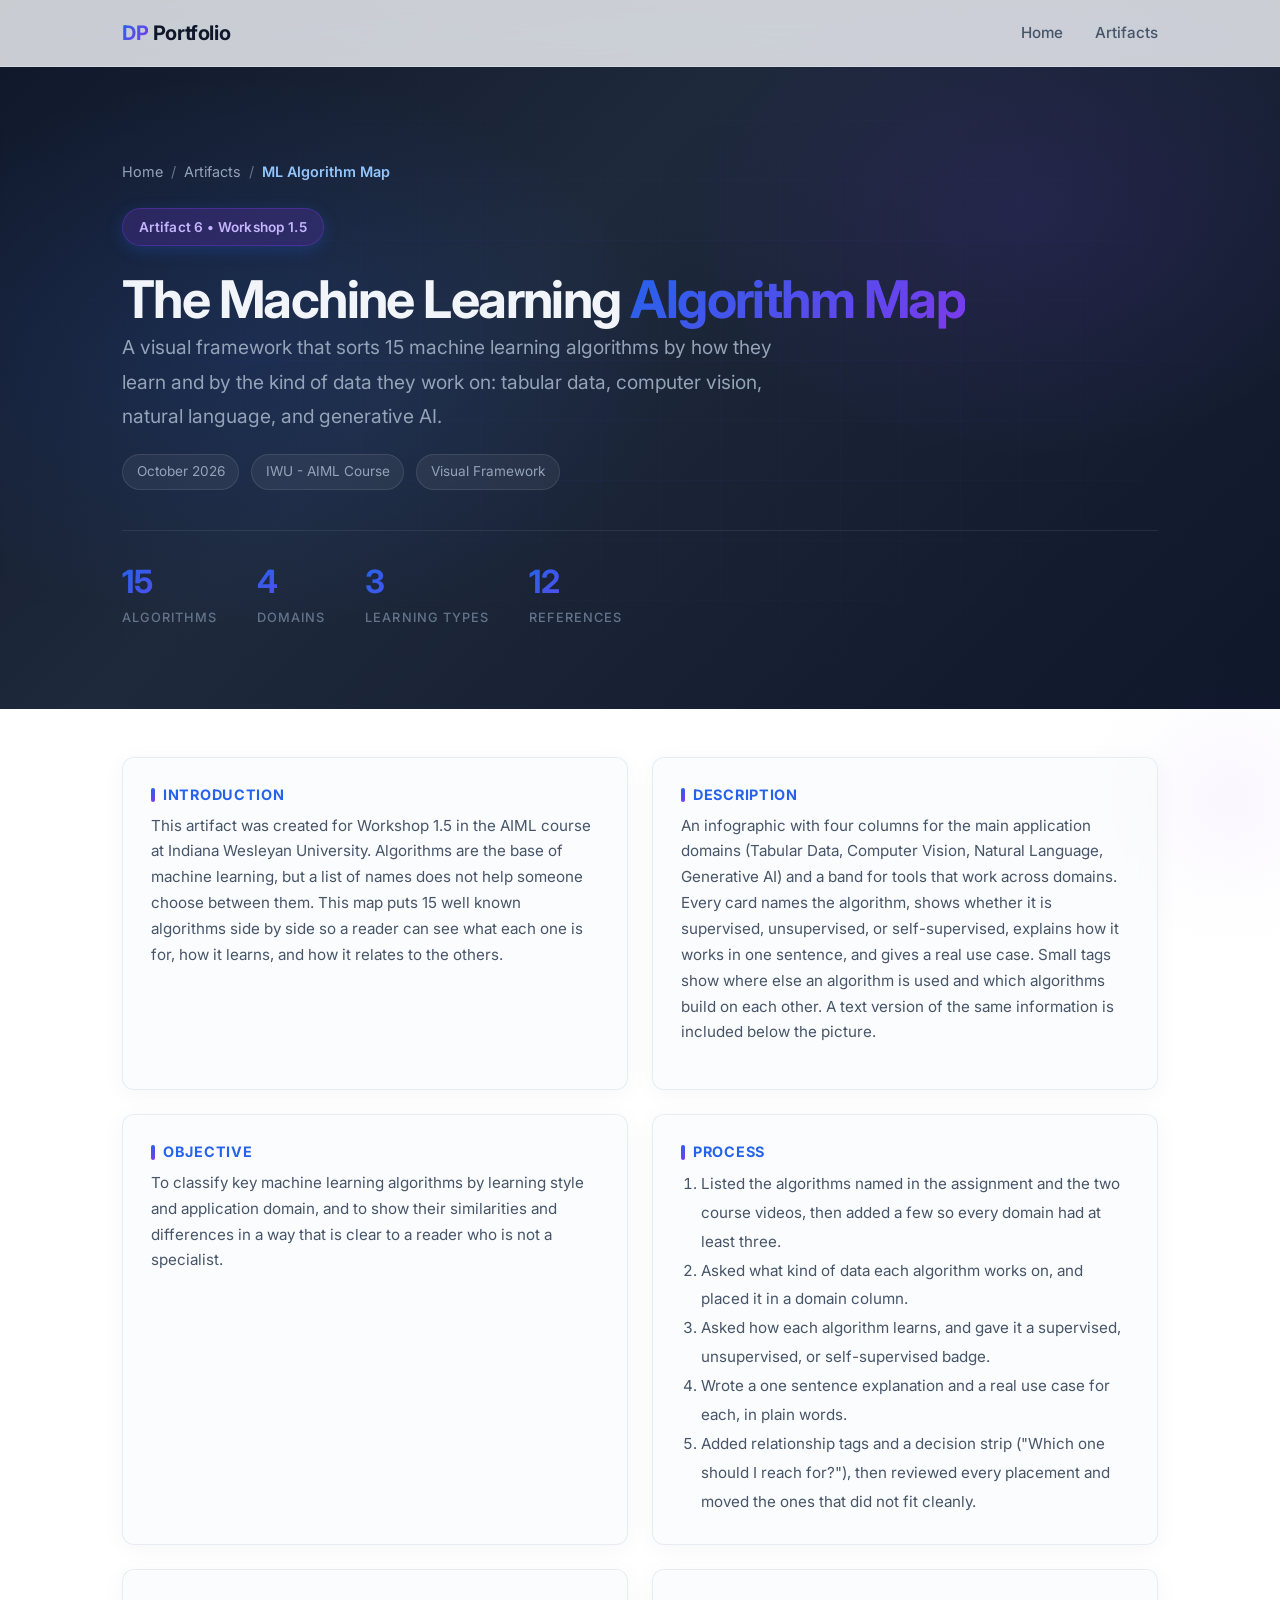
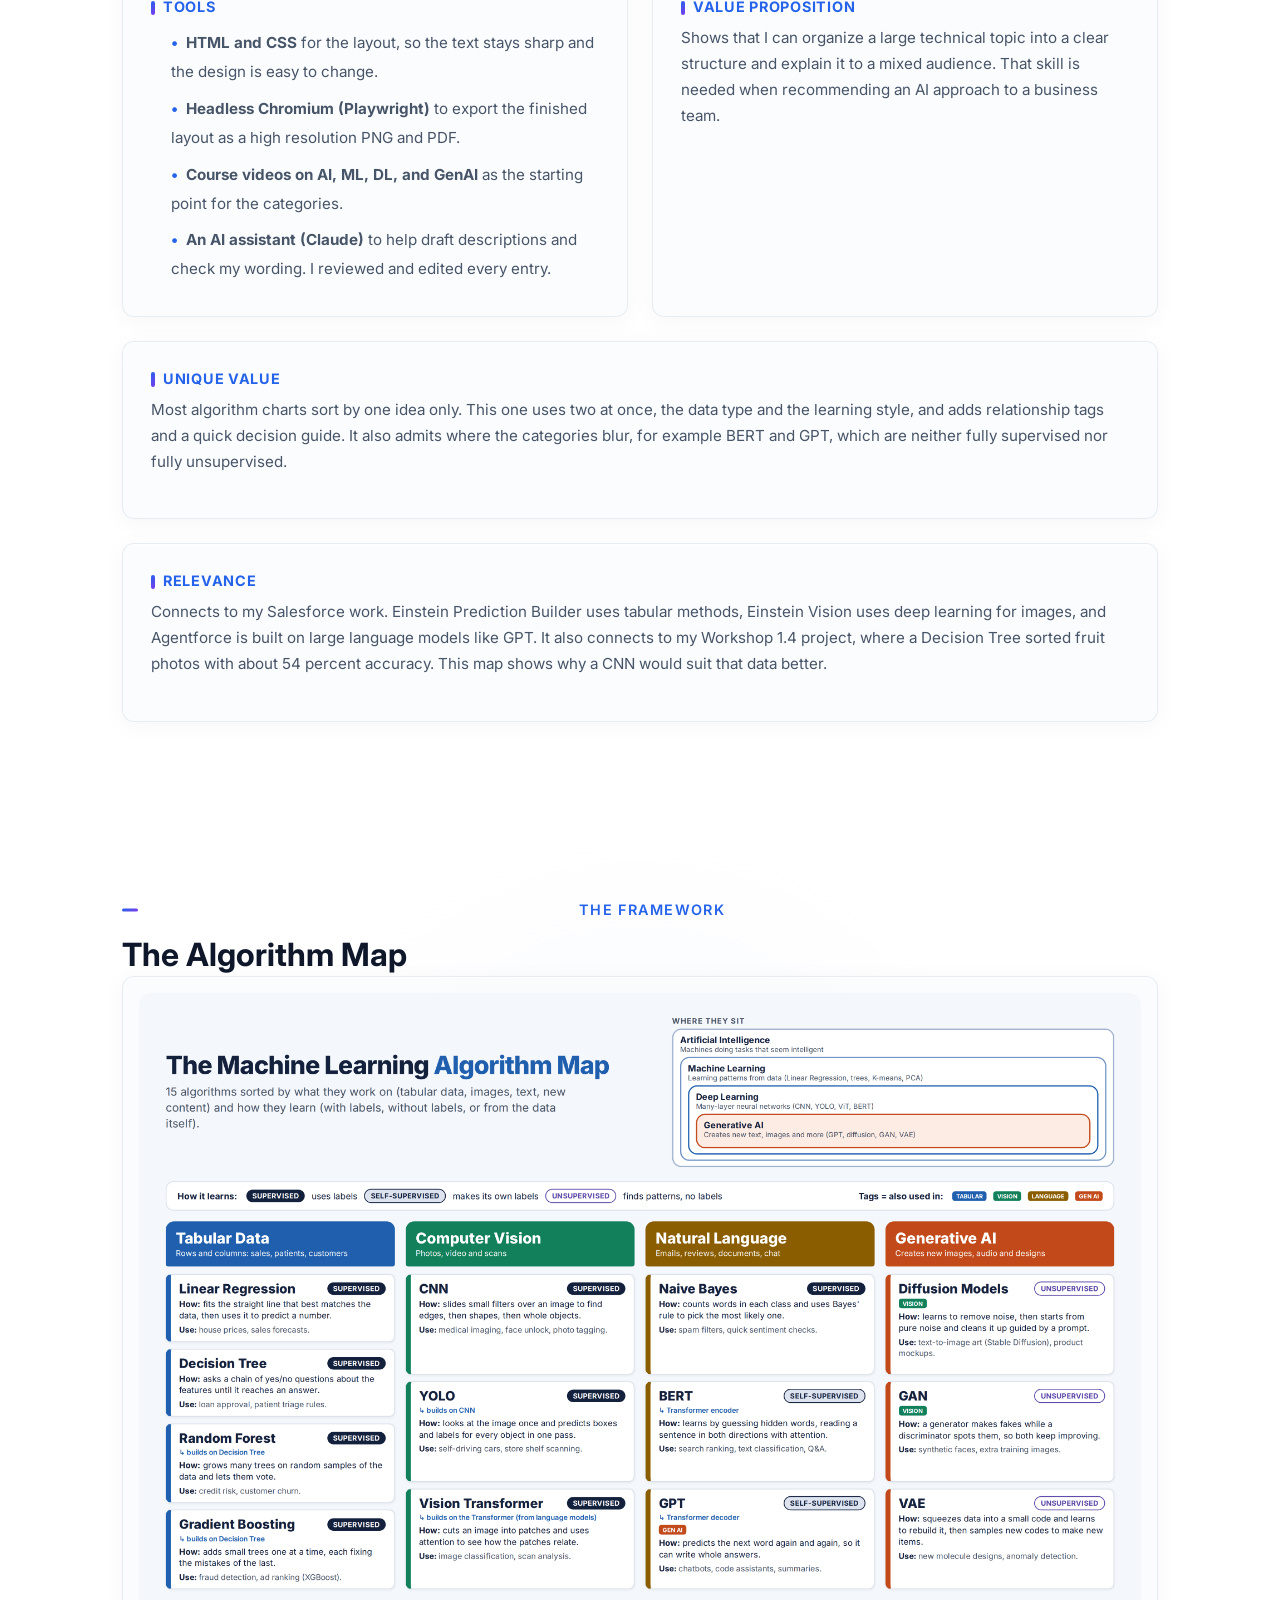
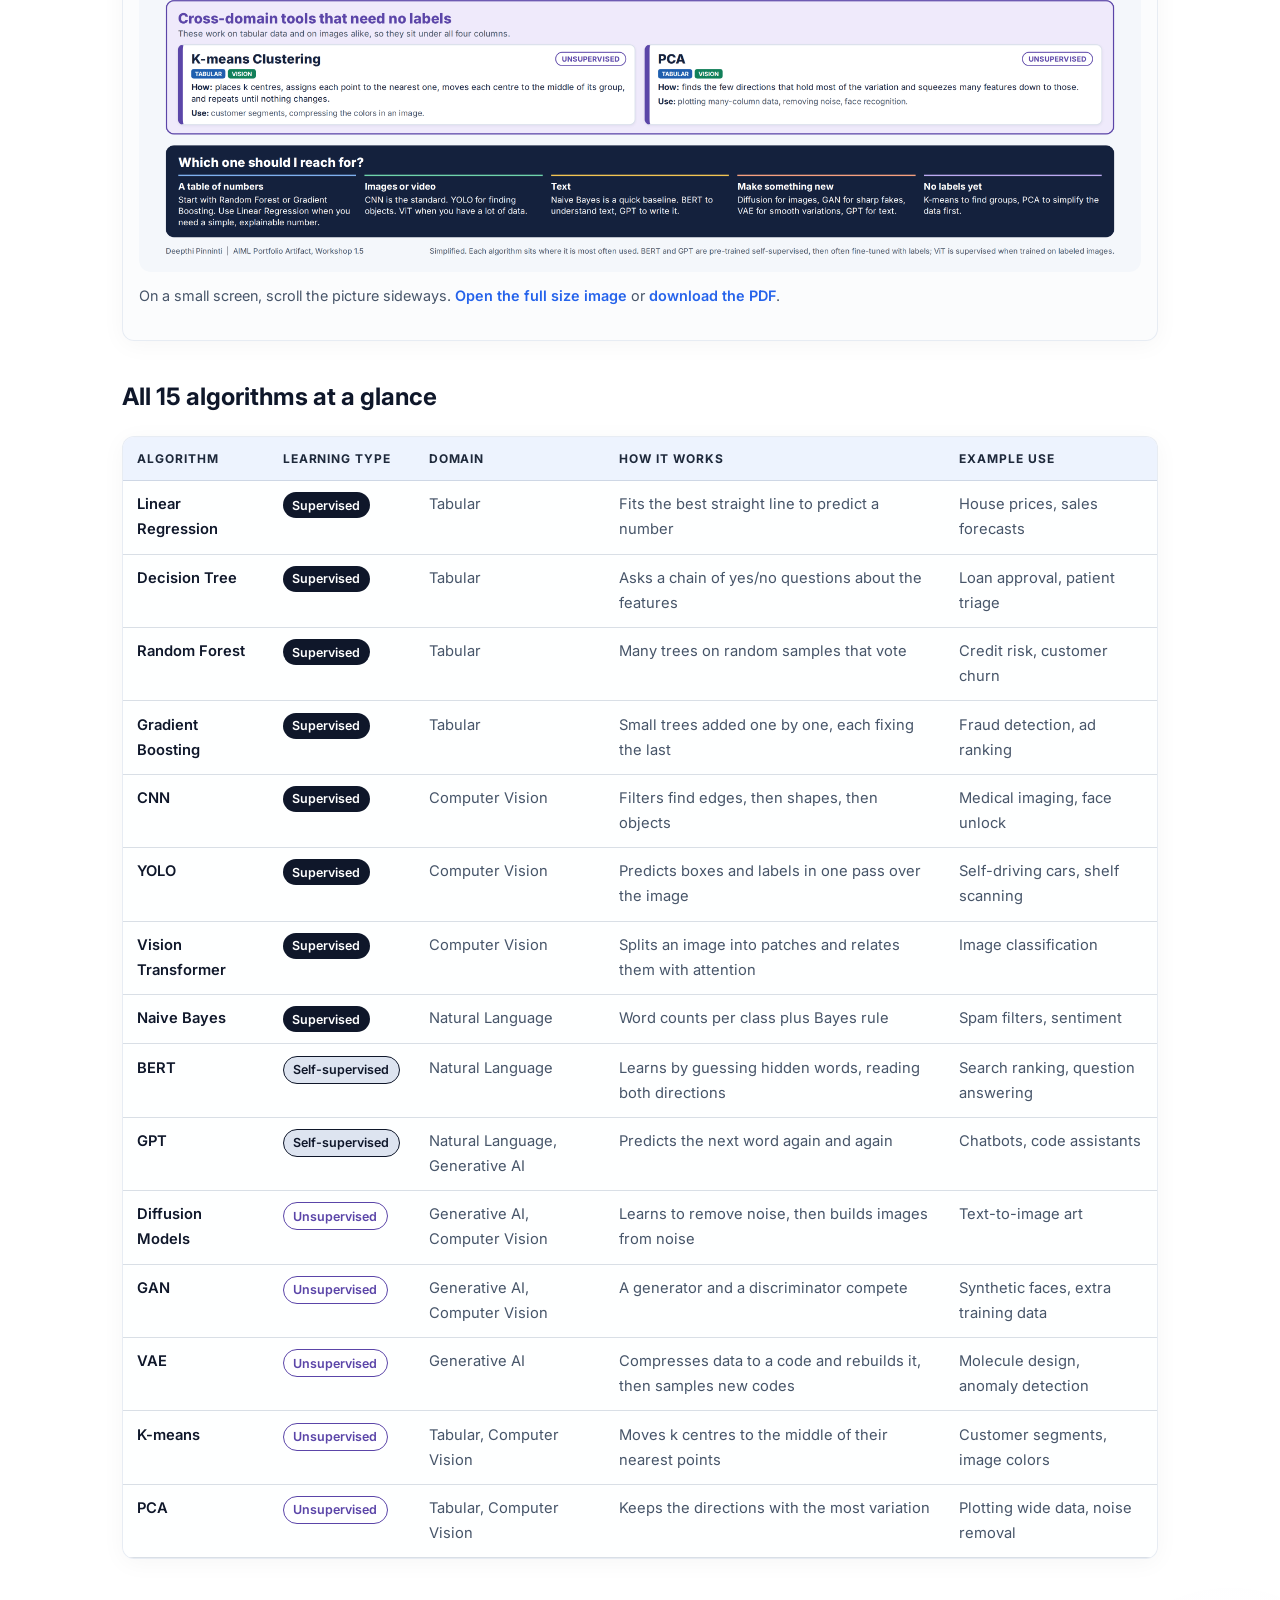
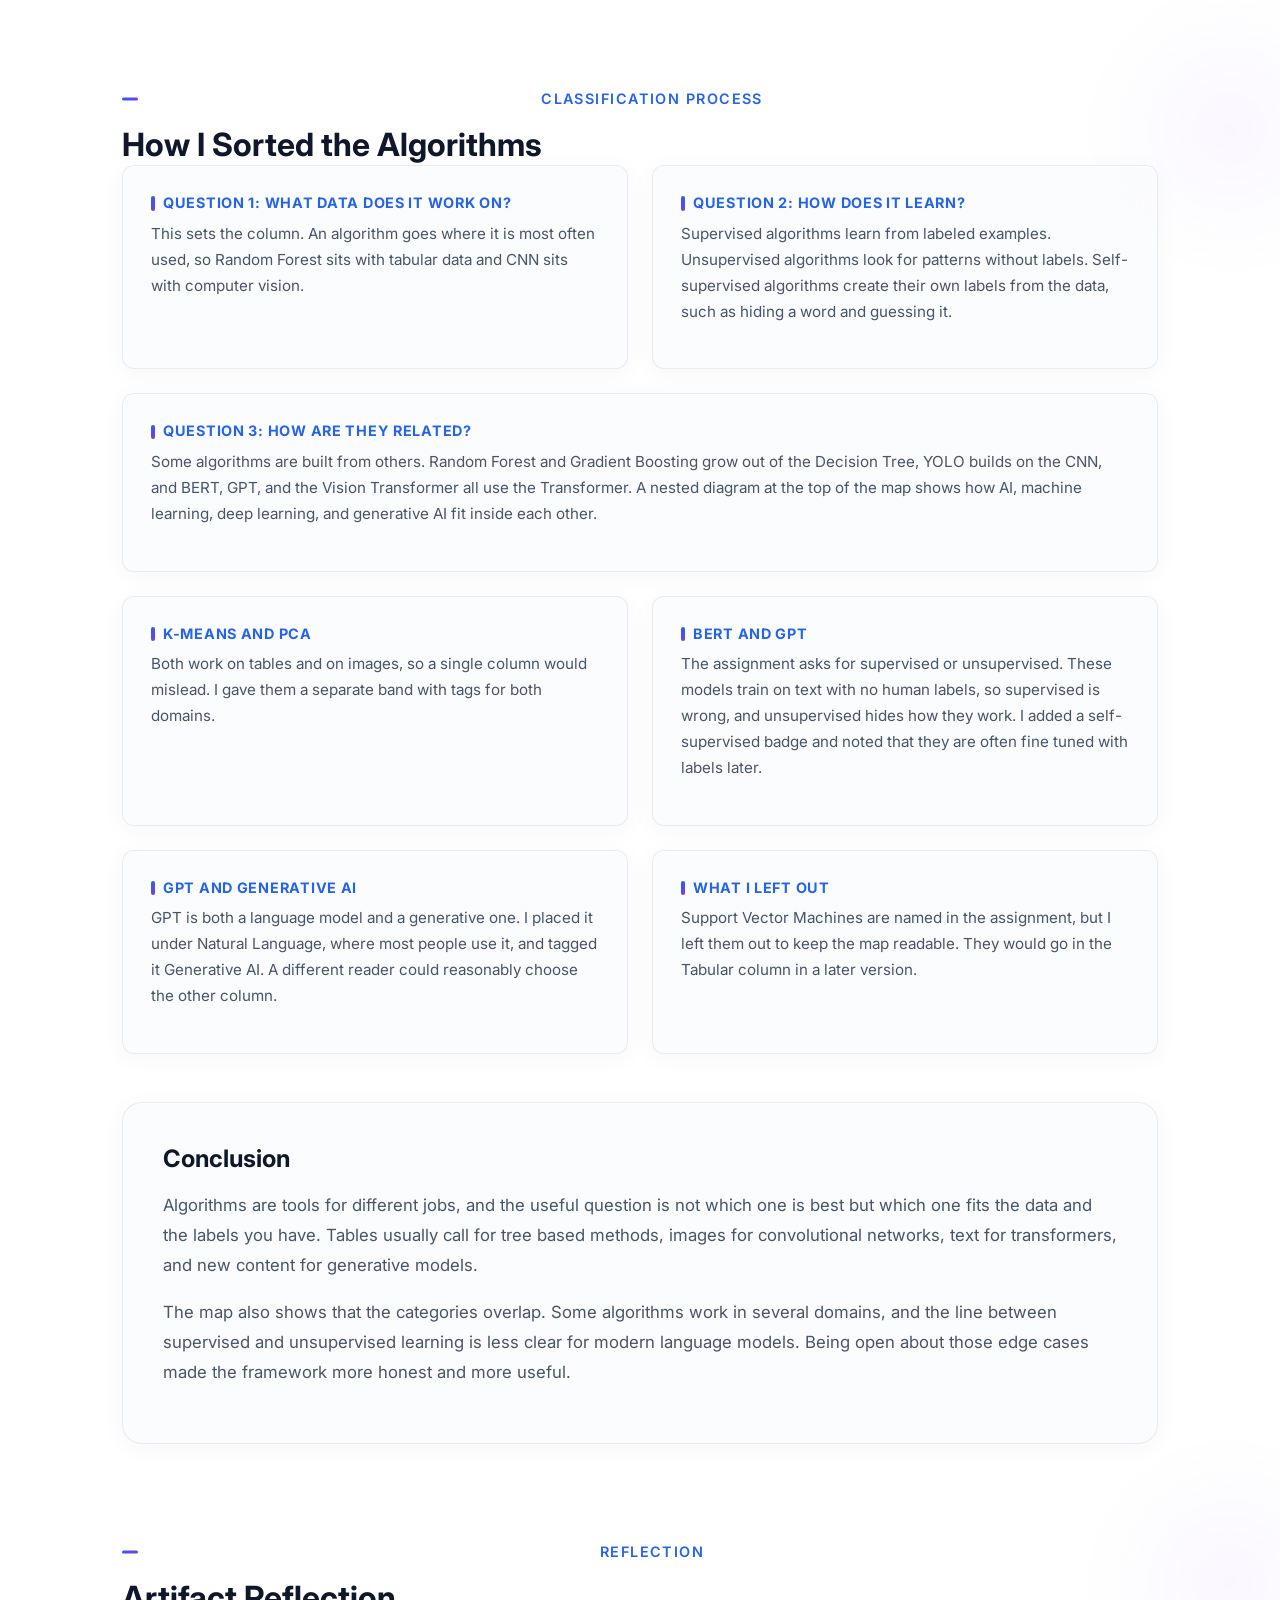
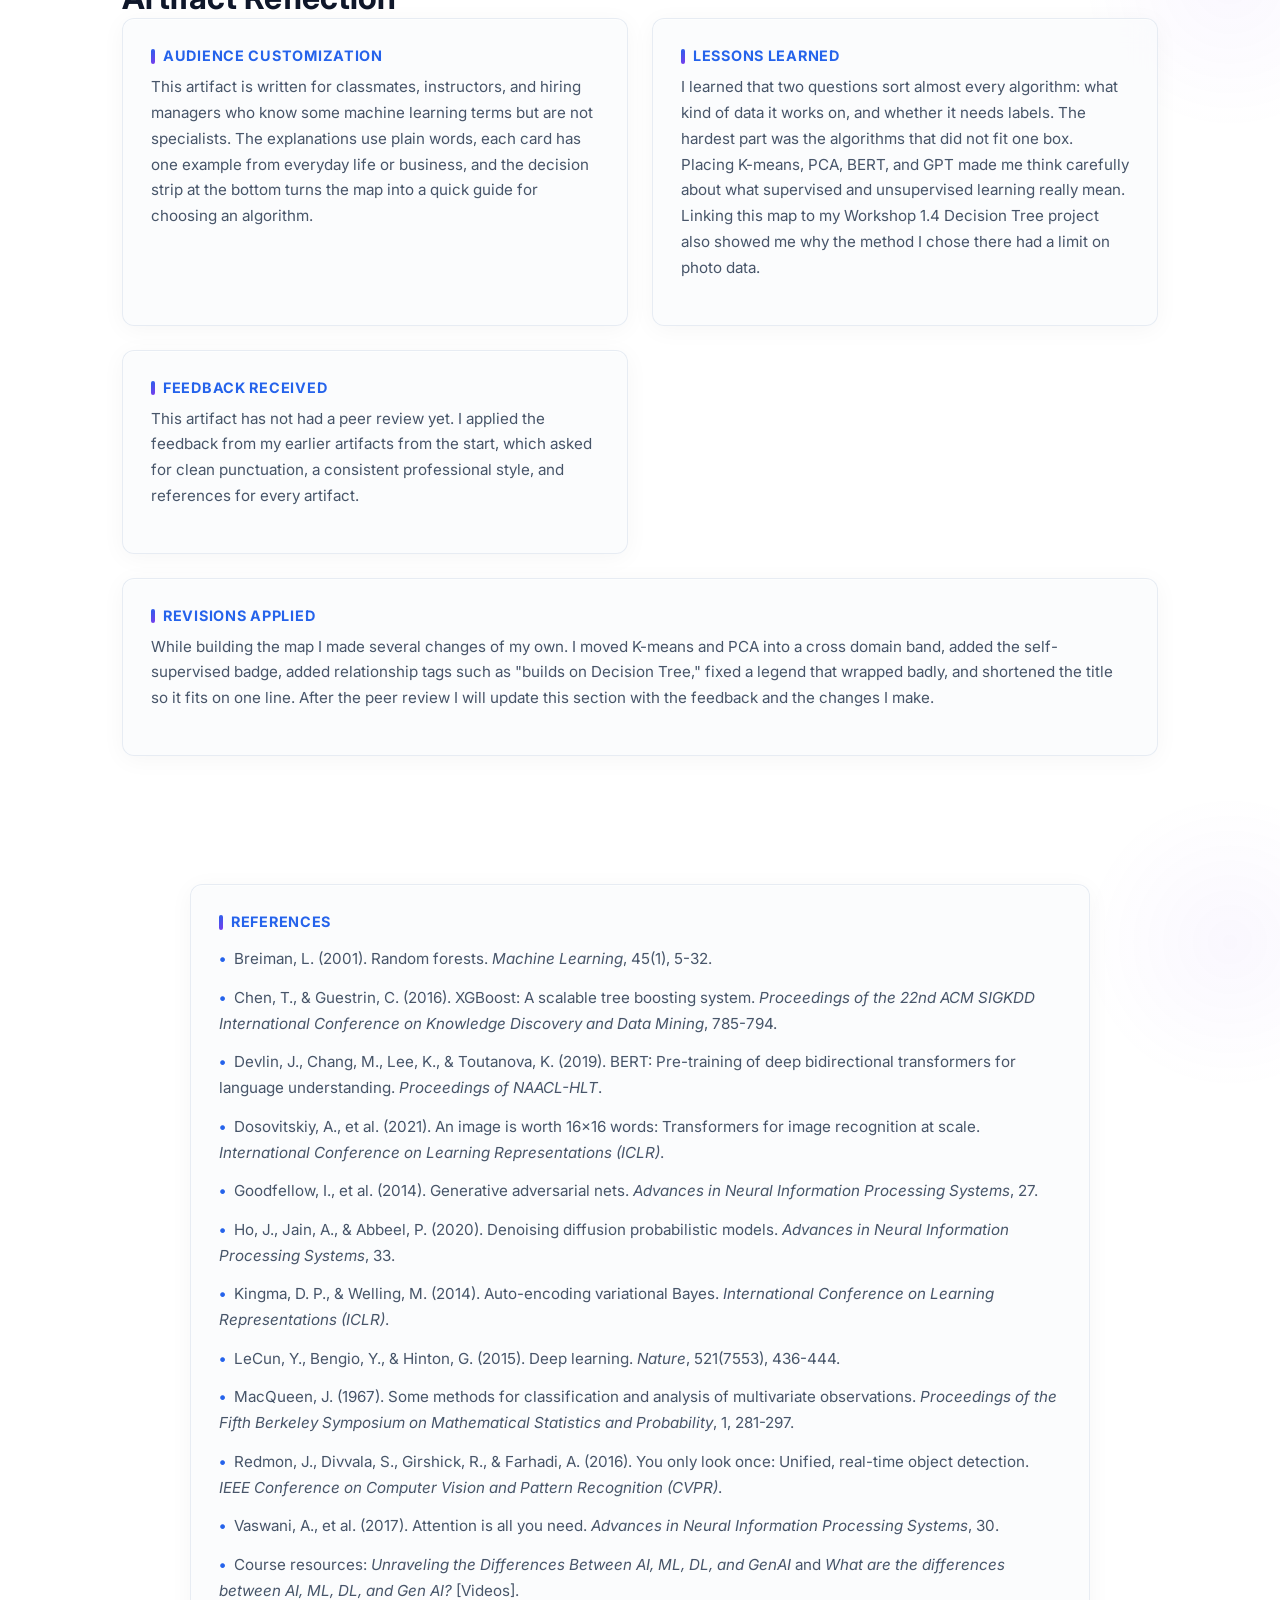
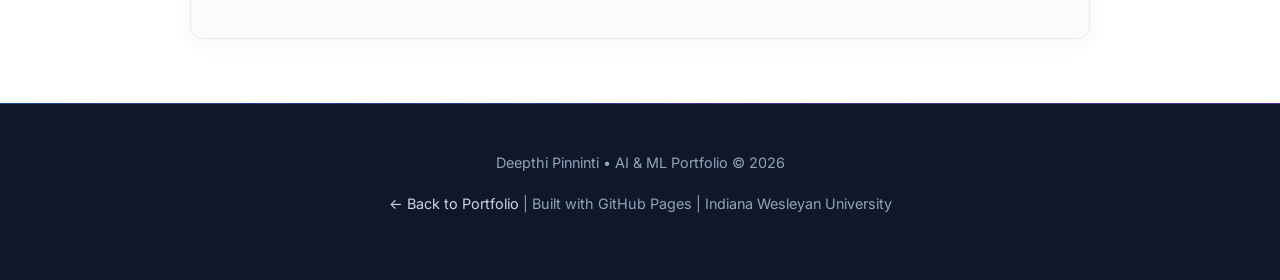
<file: artifacts/6-ml-algorithm-map/index.html>
<!DOCTYPE html>
<html lang="en">
<head>
  <meta charset="UTF-8">
  <meta name="viewport" content="width=device-width, initial-scale=1.0">
  <title>ML Algorithm Map | Deepthi Pinninti Portfolio</title>
  <meta name="description" content="A visual framework of 15 machine learning algorithms sorted by learning type and application domain: tabular data, computer vision, natural language, and generative AI.">
  <link rel="preconnect" href="https://fonts.googleapis.com">
  <link rel="preconnect" href="https://fonts.gstatic.com" crossorigin>
  <link href="https://fonts.googleapis.com/css2?family=Inter:wght@400;500;600;700&display=swap" rel="stylesheet">
  <link rel="stylesheet" href="../../css/style.css">
  <style>
    /* ===== Enhanced Hero ===== */
    .artifact-page-hero {
      position: relative;
      overflow: hidden;
      padding: 10rem 0 5rem;
      background: linear-gradient(135deg, #0f172a 0%, #1e293b 40%, #0f172a 100%);
      color: #f1f5f9;
    }

    .artifact-page-hero::before {
      content: '';
      position: absolute;
      inset: 0;
      background:
        radial-gradient(ellipse 600px 400px at 20% 50%, rgba(37, 99, 235, 0.15) 0%, transparent 70%),
        radial-gradient(ellipse 500px 350px at 80% 30%, rgba(124, 58, 237, 0.12) 0%, transparent 70%);
      pointer-events: none;
    }

    .artifact-page-hero .container {
      position: relative;
      z-index: 2;
    }

    .artifact-page-hero h1 {
      color: #f1f5f9;
      font-size: 3.25rem;
      letter-spacing: -0.03em;
      line-height: 1.15;
    }

    .artifact-page-hero .breadcrumb a {
      color: #94a3b8;
    }

    .artifact-page-hero .breadcrumb a:hover {
      color: #e2e8f0;
    }

    .artifact-page-hero .breadcrumb span {
      color: #64748b;
    }

    .artifact-page-hero .breadcrumb .breadcrumb-current {
      color: #93c5fd;
    }

    .artifact-page-hero .hero-tag {
      background: rgba(124, 58, 237, 0.2);
      border: 1px solid rgba(124, 58, 237, 0.35);
      color: #c4b5fd;
    }

    .artifact-page-hero .artifact-hero-desc {
      color: #94a3b8;
      font-size: 1.2rem;
      line-height: 1.8;
    }

    .artifact-page-hero .meta-tag {
      background: rgba(255, 255, 255, 0.06);
      border: 1px solid rgba(255, 255, 255, 0.1);
      color: #94a3b8;
    }

    /* ===== Particle Background ===== */
    .particle-bg {
      position: absolute;
      inset: 0;
      overflow: hidden;
      z-index: 0;
    }

    .particle-bg .particle {
      position: absolute;
      border-radius: 50%;
      pointer-events: none;
      animation: particleRise linear infinite;
      opacity: 0;
    }

    @keyframes particleRise {
      0% {
        transform: translateY(100vh) scale(0);
        opacity: 0;
      }
      10% { opacity: 1; }
      90% { opacity: 1; }
      100% {
        transform: translateY(-20vh) scale(1);
        opacity: 0;
      }
    }

    /* ===== Hero Grid Pattern ===== */
    .hero-grid-pattern {
      position: absolute;
      inset: 0;
      z-index: 0;
      background-image:
        linear-gradient(rgba(124, 58, 237, 0.04) 1px, transparent 1px),
        linear-gradient(90deg, rgba(124, 58, 237, 0.04) 1px, transparent 1px);
      background-size: 60px 60px;
      mask-image: radial-gradient(ellipse 80% 70% at 50% 50%, black 30%, transparent 80%);
      -webkit-mask-image: radial-gradient(ellipse 80% 70% at 50% 50%, black 30%, transparent 80%);
    }

    /* ===== Hero Stats Bar ===== */
    .hero-stats {
      display: flex;
      gap: 2.5rem;
      margin-top: 2.5rem;
      padding-top: 2rem;
      border-top: 1px solid rgba(255, 255, 255, 0.08);
    }

    .hero-stat {
      text-align: left;
    }

    .hero-stat .stat-number {
      display: block;
      font-size: 2rem;
      font-weight: 700;
      background: var(--gradient);
      -webkit-background-clip: text;
      -webkit-text-fill-color: transparent;
      background-clip: text;
      line-height: 1.2;
    }

    .hero-stat .stat-label {
      font-size: 0.8rem;
      color: #64748b;
      text-transform: uppercase;
      letter-spacing: 0.08em;
      font-weight: 500;
    }

    /* ===== Glass Card ===== */
    .glass-card {
      background: rgba(248, 250, 252, 0.6);
      backdrop-filter: blur(12px);
      -webkit-backdrop-filter: blur(12px);
      border: 1px solid rgba(226, 232, 240, 0.8);
      box-shadow:
        0 4px 24px rgba(0, 0, 0, 0.04),
        inset 0 1px 0 rgba(255, 255, 255, 0.6);
      transition: all 0.35s cubic-bezier(0.4, 0, 0.2, 1);
    }

    .glass-card:hover {
      background: rgba(248, 250, 252, 0.85);
      border-color: rgba(37, 99, 235, 0.25);
      box-shadow:
        0 8px 32px rgba(37, 99, 235, 0.08),
        0 2px 8px rgba(0, 0, 0, 0.06),
        inset 0 1px 0 rgba(255, 255, 255, 0.8);
      transform: translateY(-4px);
    }

    /* ===== Tilt Card ===== */
    .tilt-card {
      transition: all 0.4s cubic-bezier(0.4, 0, 0.2, 1);
      transform-style: preserve-3d;
      will-change: transform;
    }

    .tilt-card:hover {
      box-shadow:
        0 20px 40px rgba(37, 99, 235, 0.1),
        0 4px 12px rgba(0, 0, 0, 0.06);
    }

    /* ===== Info Card Enhancements ===== */
    .info-card.glass-card {
      position: relative;
      overflow: hidden;
    }

    .info-card.glass-card::after {
      content: '';
      position: absolute;
      top: 0;
      left: 0;
      right: 0;
      height: 3px;
      background: var(--gradient);
      transform: scaleX(0);
      transform-origin: left;
      transition: transform 0.4s cubic-bezier(0.4, 0, 0.2, 1);
    }

    .info-card.glass-card:hover::after {
      transform: scaleX(1);
    }

    .info-card.glass-card h4 {
      display: flex;
      align-items: center;
      gap: 0.5rem;
    }

    .info-card.glass-card h4::before {
      content: '';
      display: inline-block;
      width: 4px;
      height: 1em;
      background: var(--gradient);
      border-radius: 2px;
      flex-shrink: 0;
    }

    /* ===== Enhanced Artifact Content ===== */
    .artifact-content {
      position: relative;
    }

    .artifact-content::before {
      content: '';
      position: absolute;
      top: -60px;
      right: -100px;
      width: 300px;
      height: 300px;
      border-radius: 50%;
      background: radial-gradient(circle, rgba(124, 58, 237, 0.04) 0%, transparent 70%);
      pointer-events: none;
    }

    /* ===== Comparison Section ===== */
    .comparison-section {
      position: relative;
      overflow: hidden;
    }

    .comparison-section::before {
      content: '';
      position: absolute;
      top: 0;
      left: 50%;
      transform: translateX(-50%);
      width: 800px;
      height: 800px;
      border-radius: 50%;
      background: radial-gradient(circle, rgba(37, 99, 235, 0.04) 0%, transparent 70%);
      pointer-events: none;
    }

    /* Intro cards: ML vs DL */
    .intro-grid {
      display: grid;
      grid-template-columns: 1fr 1fr;
      gap: 2rem;
      margin-top: 2.5rem;
    }

    .intro-card {
      padding: 2rem;
      border-radius: var(--radius-lg);
      position: relative;
      overflow: hidden;
    }

    .intro-card::before {
      content: '';
      position: absolute;
      top: 0;
      left: 0;
      right: 0;
      height: 4px;
    }

    .intro-card.ml-card::before {
      background: linear-gradient(90deg, #2563eb, #3b82f6);
    }

    .intro-card.dl-card::before {
      background: linear-gradient(90deg, #7c3aed, #a78bfa);
    }

    .intro-card h3 {
      font-size: 1.35rem;
      margin-bottom: 1rem;
    }

    .intro-card .accent-label {
      display: inline-block;
      font-size: 0.75rem;
      font-weight: 600;
      text-transform: uppercase;
      letter-spacing: 0.1em;
      padding: 0.25rem 0.75rem;
      border-radius: 100px;
      margin-bottom: 1rem;
    }

    .ml-card .accent-label {
      background: rgba(37, 99, 235, 0.1);
      color: #2563eb;
    }

    .dl-card .accent-label {
      background: rgba(124, 58, 237, 0.1);
      color: #7c3aed;
    }

    .intro-card ul {
      list-style: none;
      padding: 0;
    }

    .intro-card ul li {
      padding: 0.35rem 0;
      padding-left: 1.25rem;
      position: relative;
      color: var(--text-light);
      font-size: 0.95rem;
    }

    .intro-card ul li::before {
      content: '';
      position: absolute;
      left: 0;
      top: 0.75rem;
      width: 6px;
      height: 6px;
      border-radius: 50%;
    }

    .ml-card ul li::before {
      background: #2563eb;
    }

    .dl-card ul li::before {
      background: #7c3aed;
    }

    /* ===== Case Study Cards ===== */
    .case-study {
      margin-top: 4rem;
    }

    .case-study-header {
      display: flex;
      align-items: center;
      gap: 1rem;
      margin-bottom: 2rem;
    }

    .case-study-number {
      display: flex;
      align-items: center;
      justify-content: center;
      width: 48px;
      height: 48px;
      border-radius: 14px;
      font-weight: 700;
      font-size: 1.25rem;
      color: white;
      flex-shrink: 0;
    }

    .case-study.ml-case .case-study-number {
      background: linear-gradient(135deg, #2563eb, #3b82f6);
    }

    .case-study.dl-case .case-study-number {
      background: linear-gradient(135deg, #7c3aed, #a78bfa);
    }

    .case-study-header h3 {
      font-size: 1.5rem;
    }

    .case-study-header .case-label {
      font-size: 0.8rem;
      font-weight: 600;
      text-transform: uppercase;
      letter-spacing: 0.08em;
      display: block;
    }

    .case-study.ml-case .case-label {
      color: #2563eb;
    }

    .case-study.dl-case .case-label {
      color: #7c3aed;
    }

    .case-study-body {
      padding: 2rem;
      border-radius: var(--radius-lg);
    }

    .case-study-body > p {
      font-size: 1.05rem;
      line-height: 1.8;
      color: var(--text-light);
      margin-bottom: 2rem;
    }

    .suitability-grid {
      display: grid;
      grid-template-columns: 1fr 1fr;
      gap: 1.5rem;
    }

    .suit-card {
      padding: 1.5rem;
      border-radius: var(--radius);
      border: 1px solid var(--border);
      background: var(--bg);
    }

    .suit-card h4 {
      font-size: 1.05rem;
      margin-bottom: 0.75rem;
      display: flex;
      align-items: center;
      gap: 0.5rem;
    }

    .suit-card h4 .icon {
      font-size: 1.1rem;
    }

    .suit-card.suits h4 .icon {
      color: var(--success);
    }

    .suit-card.doesnt h4 .icon {
      color: #ef4444;
    }

    .suit-card ul {
      list-style: none;
      padding: 0;
    }

    .suit-card ul li {
      padding: 0.3rem 0;
      padding-left: 1rem;
      position: relative;
      color: var(--text-light);
      font-size: 0.93rem;
      line-height: 1.6;
    }

    .suit-card.suits ul li::before {
      content: '+';
      position: absolute;
      left: 0;
      font-weight: 700;
      color: var(--success);
    }

    .suit-card.doesnt ul li::before {
      content: '\2013';
      position: absolute;
      left: 0;
      font-weight: 700;
      color: #ef4444;
    }

    /* ===== Key Differences Section ===== */
    .differences-section {
      position: relative;
    }

    .diff-grid {
      display: grid;
      grid-template-columns: repeat(auto-fit, minmax(300px, 1fr));
      gap: 1.5rem;
      margin-top: 2.5rem;
    }

    .diff-card {
      padding: 1.75rem;
      border-radius: var(--radius-lg);
    }

    .diff-card h4 {
      font-size: 1.05rem;
      margin-bottom: 1rem;
    }

    .diff-row {
      display: flex;
      gap: 1rem;
      margin-bottom: 0.75rem;
    }

    .diff-label {
      font-size: 0.75rem;
      font-weight: 600;
      text-transform: uppercase;
      letter-spacing: 0.08em;
      min-width: 32px;
      padding-top: 0.15rem;
    }

    .diff-label.ml {
      color: #2563eb;
    }

    .diff-label.dl {
      color: #7c3aed;
    }

    .diff-value {
      font-size: 0.93rem;
      color: var(--text-light);
      line-height: 1.5;
    }

    /* ===== Conclusion ===== */
    .conclusion-card {
      padding: 2.5rem;
      border-radius: var(--radius-lg);
      position: relative;
      overflow: hidden;
      margin-top: 2.5rem;
    }

    .conclusion-card::before {
      content: '';
      position: absolute;
      top: 0;
      left: 0;
      right: 0;
      height: 4px;
      background: var(--gradient);
    }

    .conclusion-card h3 {
      margin-bottom: 1rem;
    }

    .conclusion-card p {
      font-size: 1.05rem;
      line-height: 1.8;
      color: var(--text-light);
    }

    /* ===== References ===== */
    .references-section .info-card {
      position: relative;
      overflow: hidden;
    }

    .references-section .info-card::before {
      content: '';
      position: absolute;
      top: 0;
      left: 0;
      right: 0;
      height: 3px;
      background: var(--gradient);
    }

    .references-section .info-card ul li {
      padding: 0.4rem 0;
      transition: all 0.2s ease;
    }

    .references-section .info-card ul li:hover {
      padding-left: 0.5rem;
      color: var(--text);
    }

    /* ===== Enhanced Footer ===== */
    .footer {
      position: relative;
      overflow: hidden;
    }

    .footer::before {
      content: '';
      position: absolute;
      top: 0;
      left: 0;
      right: 0;
      height: 1px;
      background: var(--gradient);
    }

    /* ===== Reduced Motion ===== */
    @media (prefers-reduced-motion: reduce) {
      .particle-bg .particle {
        animation: none;
        display: none;
      }

      .tilt-card:hover,
      .glass-card:hover {
        transform: none;
      }
    }

    /* ===== Responsive ===== */
    @media (max-width: 768px) {
      .artifact-page-hero {
        padding: 8rem 0 3rem;
      }

      .artifact-page-hero h1 {
        font-size: 2.25rem;
      }

      .hero-stats {
        gap: 1.5rem;
        flex-wrap: wrap;
      }

      .hero-stat .stat-number {
        font-size: 1.5rem;
      }

      .intro-grid {
        grid-template-columns: 1fr;
      }

      .suitability-grid {
        grid-template-columns: 1fr;
      }

      .diff-grid {
        grid-template-columns: 1fr;
      }
    }
  
    /* ===== Artifact 6: infographic and algorithm table ===== */
    .map-figure { padding: 1rem; }
    .map-scroll { overflow-x: auto; border-radius: 12px; }
    .map-scroll img { display: block; width: 100%; min-width: 900px; height: auto; border-radius: 10px; background: #f4f7fb; }
    .map-caption { margin-top: 0.75rem; font-size: 0.9rem; color: var(--text-light); }
    .map-caption a { color: var(--primary, #2563eb); font-weight: 600; }
    .algo-table-wrap { overflow-x: auto; margin-top: 1.5rem; border-radius: 12px; }
    .algo-table { width: 100%; min-width: 820px; border-collapse: collapse; font-size: 0.92rem; background: rgba(255,255,255,0.7); }
    .algo-table th, .algo-table td { text-align: left; padding: 0.7rem 0.9rem; border-bottom: 1px solid rgba(148,163,184,0.35); vertical-align: top; color: var(--text-light); }
    .algo-table thead th { font-size: 0.75rem; text-transform: uppercase; letter-spacing: 0.08em; background: rgba(37,99,235,0.08); color: #1e293b; }
    .algo-table tbody th { color: #0f172a; font-weight: 600; }
    .learn-badge { display: inline-block; padding: 0.15rem 0.6rem; border-radius: 999px; font-size: 0.78rem; font-weight: 600; white-space: nowrap; }
    .learn-sup { background: #0f172a; color: #fff; }
    .learn-self { background: #dde4f0; color: #0f172a; border: 1.5px solid #0f172a; }
    .learn-uns { background: #fff; color: #5b45a8; border: 1.5px solid #5b45a8; }
  </style>
</head>
<body>

  <a href="#main" class="skip-link">Skip to main content</a>

  <!-- Navigation -->
  <nav class="navbar" aria-label="Main navigation">
    <div class="container">
      <a href="../../index.html" class="nav-brand"><span>DP</span> Portfolio</a>
      <ul class="nav-links">
        <li><a href="../../index.html">Home</a></li>
        <li><a href="../../index.html#artifacts">Artifacts</a></li>
      </ul>
    </div>
  </nav>

  <main id="main">

    <!-- Artifact Hero -->
    <section class="artifact-page-hero">
      <div class="hero-grid-pattern" aria-hidden="true"></div>
      <div class="particle-bg" aria-hidden="true"></div>
      <div class="container">
        <nav class="breadcrumb" aria-label="Breadcrumb">
          <a href="../../index.html">Home</a>
          <span aria-hidden="true">/</span>
          <a href="../../index.html#artifacts">Artifacts</a>
          <span aria-hidden="true">/</span>
          <span class="breadcrumb-current" aria-current="page">ML Algorithm Map</span>
        </nav>
        <div class="hero-tag">Artifact 6 &bull; Workshop 1.5</div>
        <h1>The Machine Learning <span class="gradient-text">Algorithm Map</span></h1>
        <p class="artifact-hero-desc">A visual framework that sorts 15 machine learning algorithms by how they learn and by the kind of data they work on: tabular data, computer vision, natural language, and generative AI.</p>
        <div class="artifact-meta">
          <span class="meta-tag">October 2026</span>
          <span class="meta-tag">IWU - AIML Course</span>
          <span class="meta-tag">Visual Framework</span>
        </div>
        <div class="hero-stats">
          <div class="hero-stat"><span class="stat-number">15</span><span class="stat-label">Algorithms</span></div>
          <div class="hero-stat"><span class="stat-number">4</span><span class="stat-label">Domains</span></div>
          <div class="hero-stat"><span class="stat-number">3</span><span class="stat-label">Learning Types</span></div>
          <div class="hero-stat"><span class="stat-number">12</span><span class="stat-label">References</span></div>
        </div>
      </div>
    </section>

    <!-- Artifact Information -->
    <section class="artifact-content reveal">
      <div class="container">
        <div class="artifact-info-grid">

          <div class="info-card glass-card reveal" data-delay="0">
            <h4>Introduction</h4>
            <p>This artifact was created for Workshop 1.5 in the AIML course at Indiana Wesleyan University. Algorithms are the base of machine learning, but a list of names does not help someone choose between them. This map puts 15 well known algorithms side by side so a reader can see what each one is for, how it learns, and how it relates to the others.</p>
          </div>

          <div class="info-card glass-card reveal" data-delay="50">
            <h4>Description</h4>
            <p>An infographic with four columns for the main application domains (Tabular Data, Computer Vision, Natural Language, Generative AI) and a band for tools that work across domains. Every card names the algorithm, shows whether it is supervised, unsupervised, or self-supervised, explains how it works in one sentence, and gives a real use case. Small tags show where else an algorithm is used and which algorithms build on each other. A text version of the same information is included below the picture.</p>
          </div>

          <div class="info-card glass-card reveal" data-delay="200">
            <h4>Objective</h4>
            <p>To classify key machine learning algorithms by learning style and application domain, and to show their similarities and differences in a way that is clear to a reader who is not a specialist.</p>
          </div>

          <div class="info-card glass-card reveal" data-delay="300">
            <h4>Process</h4>
            <ol style="padding-left:1.25rem;line-height:1.9;color:var(--text-light);font-size:0.95rem;">
  <li>Listed the algorithms named in the assignment and the two course videos, then added a few so every domain had at least three.</li>
  <li>Asked what kind of data each algorithm works on, and placed it in a domain column.</li>
  <li>Asked how each algorithm learns, and gave it a supervised, unsupervised, or self-supervised badge.</li>
  <li>Wrote a one sentence explanation and a real use case for each, in plain words.</li>
  <li>Added relationship tags and a decision strip ("Which one should I reach for?"), then reviewed every placement and moved the ones that did not fit cleanly.</li>
</ol>
          </div>

          <div class="info-card glass-card reveal" data-delay="350">
            <h4>Tools</h4>
            <ul style="padding-left:1.25rem;line-height:1.9;color:var(--text-light);font-size:0.95rem;">
  <li><strong>HTML and CSS</strong> for the layout, so the text stays sharp and the design is easy to change.</li>
  <li><strong>Headless Chromium (Playwright)</strong> to export the finished layout as a high resolution PNG and PDF.</li>
  <li><strong>Course videos on AI, ML, DL, and GenAI</strong> as the starting point for the categories.</li>
  <li><strong>An AI assistant (Claude)</strong> to help draft descriptions and check my wording. I reviewed and edited every entry.</li>
</ul>
          </div>

          <div class="info-card glass-card reveal" data-delay="400">
            <h4>Value Proposition</h4>
            <p>Shows that I can organize a large technical topic into a clear structure and explain it to a mixed audience. That skill is needed when recommending an AI approach to a business team.</p>
          </div>

          <div class="info-card glass-card full-width reveal" data-delay="500">
            <h4>Unique Value</h4>
            <p>Most algorithm charts sort by one idea only. This one uses two at once, the data type and the learning style, and adds relationship tags and a quick decision guide. It also admits where the categories blur, for example BERT and GPT, which are neither fully supervised nor fully unsupervised.</p>
          </div>

          <div class="info-card glass-card full-width reveal" data-delay="600">
            <h4>Relevance</h4>
            <p>Connects to my Salesforce work. Einstein Prediction Builder uses tabular methods, Einstein Vision uses deep learning for images, and Agentforce is built on large language models like GPT. It also connects to my Workshop 1.4 project, where a Decision Tree sorted fruit photos with about 54 percent accuracy. This map shows why a CNN would suit that data better.</p>
          </div>

        </div>
      </div>
    </section>

    <!-- Infographic -->
    <section class="comparison-section">
      <div class="container">
        <div class="section-label" style="text-align:center;display:block;">The Framework</div>
        <h2>The Algorithm Map</h2>
        <div class="glass-card map-figure reveal">
          <div class="map-scroll">
            <img src="ML_Algorithm_Map_infographic.png" width="3600" height="3158" alt="Infographic of 15 machine learning algorithms in four columns: Tabular Data (Linear Regression, Decision Tree, Random Forest, Gradient Boosting), Computer Vision (CNN, YOLO, Vision Transformer), Natural Language (Naive Bayes, BERT, GPT) and Generative AI (Diffusion Models, GAN, VAE), with K-means and PCA in a cross-domain band. Each card shows its learning type, how it works and an example use.">
          </div>
          <p class="map-caption">On a small screen, scroll the picture sideways. <a href="ML_Algorithm_Map_infographic.png">Open the full size image</a> or <a href="ML_Algorithm_Map_infographic.pdf">download the PDF</a>.</p>
        </div>

        <h3 style="margin-top:2.5rem;">All 15 algorithms at a glance</h3>
        <div class="algo-table-wrap glass-card reveal">
          <table class="algo-table">
            <thead><tr><th>Algorithm</th><th>Learning type</th><th>Domain</th><th>How it works</th><th>Example use</th></tr></thead>
            <tbody><tr><th scope="row">Linear Regression</th><td><span class="learn-badge learn-sup">Supervised</span></td><td>Tabular</td><td>Fits the best straight line to predict a number</td><td>House prices, sales forecasts</td></tr><tr><th scope="row">Decision Tree</th><td><span class="learn-badge learn-sup">Supervised</span></td><td>Tabular</td><td>Asks a chain of yes/no questions about the features</td><td>Loan approval, patient triage</td></tr><tr><th scope="row">Random Forest</th><td><span class="learn-badge learn-sup">Supervised</span></td><td>Tabular</td><td>Many trees on random samples that vote</td><td>Credit risk, customer churn</td></tr><tr><th scope="row">Gradient Boosting</th><td><span class="learn-badge learn-sup">Supervised</span></td><td>Tabular</td><td>Small trees added one by one, each fixing the last</td><td>Fraud detection, ad ranking</td></tr><tr><th scope="row">CNN</th><td><span class="learn-badge learn-sup">Supervised</span></td><td>Computer Vision</td><td>Filters find edges, then shapes, then objects</td><td>Medical imaging, face unlock</td></tr><tr><th scope="row">YOLO</th><td><span class="learn-badge learn-sup">Supervised</span></td><td>Computer Vision</td><td>Predicts boxes and labels in one pass over the image</td><td>Self-driving cars, shelf scanning</td></tr><tr><th scope="row">Vision Transformer</th><td><span class="learn-badge learn-sup">Supervised</span></td><td>Computer Vision</td><td>Splits an image into patches and relates them with attention</td><td>Image classification</td></tr><tr><th scope="row">Naive Bayes</th><td><span class="learn-badge learn-sup">Supervised</span></td><td>Natural Language</td><td>Word counts per class plus Bayes rule</td><td>Spam filters, sentiment</td></tr><tr><th scope="row">BERT</th><td><span class="learn-badge learn-self">Self-supervised</span></td><td>Natural Language</td><td>Learns by guessing hidden words, reading both directions</td><td>Search ranking, question answering</td></tr><tr><th scope="row">GPT</th><td><span class="learn-badge learn-self">Self-supervised</span></td><td>Natural Language, Generative AI</td><td>Predicts the next word again and again</td><td>Chatbots, code assistants</td></tr><tr><th scope="row">Diffusion Models</th><td><span class="learn-badge learn-uns">Unsupervised</span></td><td>Generative AI, Computer Vision</td><td>Learns to remove noise, then builds images from noise</td><td>Text-to-image art</td></tr><tr><th scope="row">GAN</th><td><span class="learn-badge learn-uns">Unsupervised</span></td><td>Generative AI, Computer Vision</td><td>A generator and a discriminator compete</td><td>Synthetic faces, extra training data</td></tr><tr><th scope="row">VAE</th><td><span class="learn-badge learn-uns">Unsupervised</span></td><td>Generative AI</td><td>Compresses data to a code and rebuilds it, then samples new codes</td><td>Molecule design, anomaly detection</td></tr><tr><th scope="row">K-means</th><td><span class="learn-badge learn-uns">Unsupervised</span></td><td>Tabular, Computer Vision</td><td>Moves k centres to the middle of their nearest points</td><td>Customer segments, image colors</td></tr><tr><th scope="row">PCA</th><td><span class="learn-badge learn-uns">Unsupervised</span></td><td>Tabular, Computer Vision</td><td>Keeps the directions with the most variation</td><td>Plotting wide data, noise removal</td></tr></tbody>
          </table>
        </div>
      </div>
    </section>

    <!-- Classification process -->
    <section class="artifact-content reveal">
      <div class="container">
        <div class="section-label" style="text-align:center;display:block;">Classification Process</div>
        <h2>How I Sorted the Algorithms</h2>
        <div class="artifact-info-grid">

          <div class="info-card glass-card reveal" data-delay="0">
            <h4>Question 1: What data does it work on?</h4>
            <p>This sets the column. An algorithm goes where it is most often used, so Random Forest sits with tabular data and CNN sits with computer vision.</p>
          </div>

          <div class="info-card glass-card reveal" data-delay="100">
            <h4>Question 2: How does it learn?</h4>
            <p>Supervised algorithms learn from labeled examples. Unsupervised algorithms look for patterns without labels. Self-supervised algorithms create their own labels from the data, such as hiding a word and guessing it.</p>
          </div>

          <div class="info-card glass-card full-width reveal" data-delay="200">
            <h4>Question 3: How are they related?</h4>
            <p>Some algorithms are built from others. Random Forest and Gradient Boosting grow out of the Decision Tree, YOLO builds on the CNN, and BERT, GPT, and the Vision Transformer all use the Transformer. A nested diagram at the top of the map shows how AI, machine learning, deep learning, and generative AI fit inside each other.</p>
          </div>

          <div class="info-card glass-card reveal" data-delay="300">
            <h4>K-means and PCA</h4>
            <p>Both work on tables and on images, so a single column would mislead. I gave them a separate band with tags for both domains.</p>
          </div>

          <div class="info-card glass-card reveal" data-delay="400">
            <h4>BERT and GPT</h4>
            <p>The assignment asks for supervised or unsupervised. These models train on text with no human labels, so supervised is wrong, and unsupervised hides how they work. I added a self-supervised badge and noted that they are often fine tuned with labels later.</p>
          </div>

          <div class="info-card glass-card reveal" data-delay="500">
            <h4>GPT and generative AI</h4>
            <p>GPT is both a language model and a generative one. I placed it under Natural Language, where most people use it, and tagged it Generative AI. A different reader could reasonably choose the other column.</p>
          </div>

          <div class="info-card glass-card reveal" data-delay="600">
            <h4>What I left out</h4>
            <p>Support Vector Machines are named in the assignment, but I left them out to keep the map readable. They would go in the Tabular column in a later version.</p>
          </div>

        </div>

        <!-- Conclusion -->
        <div class="conclusion-card glass-card reveal">
          <h3>Conclusion</h3>
          <p>Algorithms are tools for different jobs, and the useful question is not which one is best but which one fits the data and the labels you have. Tables usually call for tree based methods, images for convolutional networks, text for transformers, and new content for generative models.</p>
          <p>The map also shows that the categories overlap. Some algorithms work in several domains, and the line between supervised and unsupervised learning is less clear for modern language models. Being open about those edge cases made the framework more honest and more useful.</p>
        </div>
      </div>
    </section>

    <!-- Reflection -->
    <section class="artifact-content reveal">
      <div class="container">
        <div class="section-label" style="text-align:center;display:block;">Reflection</div>
        <h2>Artifact Reflection</h2>

        <div class="artifact-info-grid">

          <div class="info-card glass-card reveal" data-delay="100">
            <h4>Audience Customization</h4>
            <p>This artifact is written for classmates, instructors, and hiring managers who know some machine learning terms but are not specialists. The explanations use plain words, each card has one example from everyday life or business, and the decision strip at the bottom turns the map into a quick guide for choosing an algorithm.</p>
          </div>

          <div class="info-card glass-card reveal" data-delay="200">
            <h4>Lessons Learned</h4>
            <p>I learned that two questions sort almost every algorithm: what kind of data it works on, and whether it needs labels. The hardest part was the algorithms that did not fit one box. Placing K-means, PCA, BERT, and GPT made me think carefully about what supervised and unsupervised learning really mean. Linking this map to my Workshop 1.4 Decision Tree project also showed me why the method I chose there had a limit on photo data.</p>
          </div>

          <div class="info-card glass-card reveal" data-delay="300">
            <h4>Feedback Received</h4>
            <p>This artifact has not had a peer review yet. I applied the feedback from my earlier artifacts from the start, which asked for clean punctuation, a consistent professional style, and references for every artifact.</p>
          </div>

          <div class="info-card glass-card full-width reveal" data-delay="400">
            <h4>Revisions Applied</h4>
            <p>While building the map I made several changes of my own. I moved K-means and PCA into a cross domain band, added the self-supervised badge, added relationship tags such as "builds on Decision Tree," fixed a legend that wrapped badly, and shortened the title so it fits on one line. After the peer review I will update this section with the feedback and the changes I make.</p>
          </div>

        </div>
      </div>
    </section>

    <!-- References -->
    <section class="artifact-content references-section reveal">
      <div class="container">
        <div class="info-card glass-card full-width references-card">
          <h4>References</h4>
          <ul>
            <li>Breiman, L. (2001). Random forests. <em>Machine Learning</em>, 45(1), 5-32.</li>
            <li>Chen, T., &amp; Guestrin, C. (2016). XGBoost: A scalable tree boosting system. <em>Proceedings of the 22nd ACM SIGKDD International Conference on Knowledge Discovery and Data Mining</em>, 785-794.</li>
            <li>Devlin, J., Chang, M., Lee, K., &amp; Toutanova, K. (2019). BERT: Pre-training of deep bidirectional transformers for language understanding. <em>Proceedings of NAACL-HLT</em>.</li>
            <li>Dosovitskiy, A., et al. (2021). An image is worth 16x16 words: Transformers for image recognition at scale. <em>International Conference on Learning Representations (ICLR)</em>.</li>
            <li>Goodfellow, I., et al. (2014). Generative adversarial nets. <em>Advances in Neural Information Processing Systems</em>, 27.</li>
            <li>Ho, J., Jain, A., &amp; Abbeel, P. (2020). Denoising diffusion probabilistic models. <em>Advances in Neural Information Processing Systems</em>, 33.</li>
            <li>Kingma, D. P., &amp; Welling, M. (2014). Auto-encoding variational Bayes. <em>International Conference on Learning Representations (ICLR)</em>.</li>
            <li>LeCun, Y., Bengio, Y., &amp; Hinton, G. (2015). Deep learning. <em>Nature</em>, 521(7553), 436-444.</li>
            <li>MacQueen, J. (1967). Some methods for classification and analysis of multivariate observations. <em>Proceedings of the Fifth Berkeley Symposium on Mathematical Statistics and Probability</em>, 1, 281-297.</li>
            <li>Redmon, J., Divvala, S., Girshick, R., &amp; Farhadi, A. (2016). You only look once: Unified, real-time object detection. <em>IEEE Conference on Computer Vision and Pattern Recognition (CVPR)</em>.</li>
            <li>Vaswani, A., et al. (2017). Attention is all you need. <em>Advances in Neural Information Processing Systems</em>, 30.</li>
            <li>Course resources: <em>Unraveling the Differences Between AI, ML, DL, and GenAI</em> and <em>What are the differences between AI, ML, DL, and Gen AI?</em> [Videos].</li>
          </ul>
        </div>
      </div>
    </section>

  </main>

  <!-- Footer -->
  <footer class="footer">
    <div class="container">
      <p>Deepthi Pinninti &bull; AI &amp; ML Portfolio &copy; 2026</p>
      <p class="footer-sub"><a href="../../index.html">&#8592; Back to Portfolio</a> | Built with GitHub Pages | Indiana Wesleyan University</p>
    </div>
  </footer>
  <script>
    /* ===== Particle Generator ===== */
    (function initParticles() {
      var bg = document.querySelector('.particle-bg');
      if (!bg) return;
      var prefersReduced = window.matchMedia('(prefers-reduced-motion: reduce)').matches;
      if (prefersReduced) return;

      var colors = [
        'rgba(37, 99, 235, 0.25)',
        'rgba(124, 58, 237, 0.2)',
        'rgba(37, 99, 235, 0.15)',
        'rgba(124, 58, 237, 0.12)',
        'rgba(59, 130, 246, 0.18)'
      ];

      for (var i = 0; i < 30; i++) {
        var particle = document.createElement('div');
        particle.classList.add('particle');
        var size = Math.random() * 4 + 2;
        particle.style.width = size + 'px';
        particle.style.height = size + 'px';
        particle.style.left = Math.random() * 100 + '%';
        particle.style.background = colors[Math.floor(Math.random() * colors.length)];
        particle.style.animationDuration = (Math.random() * 15 + 10) + 's';
        particle.style.animationDelay = (Math.random() * 10) + 's';
        bg.appendChild(particle);
      }
    })();
  </script>
  <script src="../../js/main.js" defer></script>
</body>
</html>
</file>
<file: css/style.css>
/* =============================================================================
   DEEPTHI PINNINTI — AI & ML PORTFOLIO
   Advanced Premium Stylesheet with Glassmorphism, 3D Effects & Animations
   ============================================================================= */


/* =============================================================================
   CSS VARIABLES & RESET
   ============================================================================= */

:root {
  /* Core palette */
  --primary: #2563eb;
  --primary-dark: #1d4ed8;
  --primary-light: #dbeafe;
  --secondary: #0f172a;
  --accent: #7c3aed;
  --accent-light: #ede9fe;
  --text: #1e293b;
  --text-light: #475569;
  --bg: #ffffff;
  --bg-alt: #f8fafc;
  --border: #e2e8f0;
  --success: #059669;

  /* Gradients */
  --gradient: linear-gradient(135deg, #2563eb 0%, #7c3aed 100%);
  --gradient-reverse: linear-gradient(135deg, #7c3aed 0%, #2563eb 100%);
  --gradient-subtle: linear-gradient(135deg, rgba(37,99,235,0.08) 0%, rgba(124,58,237,0.08) 100%);

  /* Shadows */
  --shadow-sm: 0 1px 3px rgba(0, 0, 0, 0.08);
  --shadow-md: 0 4px 12px rgba(0, 0, 0, 0.1);
  --shadow-lg: 0 10px 30px rgba(0, 0, 0, 0.12);
  --shadow-xl: 0 20px 50px rgba(0, 0, 0, 0.15);
  --shadow-glow: 0 0 30px rgba(37, 99, 235, 0.15);

  /* Radii */
  --radius: 12px;
  --radius-lg: 20px;

  /* Transitions */
  --transition: 0.3s ease;
  --transition-slow: 0.6s cubic-bezier(0.16, 1, 0.3, 1);
  --transition-bounce: 0.5s cubic-bezier(0.34, 1.56, 0.64, 1);

  /* Glassmorphism */
  --glass-bg: rgba(255, 255, 255, 0.72);
  --glass-border: rgba(255, 255, 255, 0.3);
  --glass-shadow: 0 8px 32px rgba(0, 0, 0, 0.08);
}

*, *::before, *::after {
  margin: 0;
  padding: 0;
  box-sizing: border-box;
}

html {
  scroll-behavior: smooth;
  -webkit-text-size-adjust: 100%;
}

body {
  font-family: 'Inter', -apple-system, BlinkMacSystemFont, 'Segoe UI', Roboto, sans-serif;
  color: var(--text);
  background: var(--bg);
  line-height: 1.7;
  -webkit-font-smoothing: antialiased;
  -moz-osx-font-smoothing: grayscale;
  overflow-x: hidden;
}

::selection {
  background: rgba(37, 99, 235, 0.15);
  color: var(--secondary);
}


/* =============================================================================
   TYPOGRAPHY
   ============================================================================= */

h1, h2, h3, h4 {
  font-weight: 700;
  line-height: 1.3;
  color: var(--secondary);
}

h1 { font-size: 2.75rem; }
h2 { font-size: 2rem; }
h3 { font-size: 1.5rem; }
h4 { font-size: 1.2rem; }

p { margin-bottom: 1rem; }

a {
  color: var(--primary);
  text-decoration: none;
  transition: color var(--transition);
}

a:hover { color: var(--primary-dark); }

a:focus-visible, .btn:focus-visible {
  outline: 3px solid var(--primary);
  outline-offset: 2px;
  border-radius: 4px;
}


/* =============================================================================
   ANIMATED LINK UNDERLINES (Micro-interaction)
   ============================================================================= */

.nav-links a,
.footer a {
  position: relative;
}

.nav-links a::after,
.footer a::after {
  content: '';
  position: absolute;
  bottom: -3px;
  left: 0;
  width: 0;
  height: 2px;
  background: var(--gradient);
  transition: width 0.4s cubic-bezier(0.25, 0.8, 0.25, 1);
  border-radius: 2px;
}

.nav-links a:hover::after,
.nav-links a.active::after,
.footer a:hover::after {
  width: 100%;
}


/* =============================================================================
   GRADIENT TEXT UTILITIES (Smooth Gradient Text)
   ============================================================================= */

.gradient-text {
  background: var(--gradient);
  -webkit-background-clip: text;
  -webkit-text-fill-color: transparent;
  background-clip: text;
}

.gradient-text-animated {
  background: linear-gradient(
    90deg,
    #2563eb 0%, #7c3aed 25%,
    #2563eb 50%, #7c3aed 75%,
    #2563eb 100%
  );
  background-size: 200% auto;
  -webkit-background-clip: text;
  -webkit-text-fill-color: transparent;
  background-clip: text;
  animation: gradientShimmer 4s linear infinite;
}

@keyframes gradientShimmer {
  0%   { background-position: 0% center; }
  100% { background-position: 200% center; }
}


/* =============================================================================
   SKIP LINK (Accessibility)
   ============================================================================= */

.skip-link {
  position: absolute;
  top: -100%;
  left: 1rem;
  background: var(--primary);
  color: white;
  padding: 0.5rem 1rem;
  border-radius: 0 0 6px 6px;
  z-index: 9999;
  font-weight: 600;
  transition: top 0.3s ease;
}

.skip-link:focus {
  top: 0;
  color: white;
}


/* =============================================================================
   LAYOUT
   ============================================================================= */

.container {
  max-width: 1100px;
  margin: 0 auto;
  padding: 0 2rem;
}

section {
  padding: 5rem 0;
  position: relative;
}


/* =============================================================================
   NAVIGATION — Glassmorphism Navbar
   ============================================================================= */

.navbar {
  position: fixed;
  top: 0;
  left: 0;
  right: 0;
  background: rgba(255, 255, 255, 0.78);
  backdrop-filter: blur(20px) saturate(180%);
  -webkit-backdrop-filter: blur(20px) saturate(180%);
  border-bottom: 1px solid rgba(226, 232, 240, 0.5);
  z-index: 1000;
  padding: 1rem 0;
  transition: all 0.4s cubic-bezier(0.16, 1, 0.3, 1);
}

.navbar.scrolled {
  background: rgba(255, 255, 255, 0.95);
  box-shadow: 0 1px 30px rgba(0, 0, 0, 0.06);
  padding: 0.6rem 0;
}

.navbar .container {
  display: flex;
  justify-content: space-between;
  align-items: center;
}

.nav-brand {
  font-size: 1.25rem;
  font-weight: 700;
  color: var(--secondary);
  letter-spacing: -0.02em;
  transition: transform var(--transition);
}

.nav-brand:hover {
  transform: scale(1.03);
  color: var(--secondary);
}

.nav-brand span {
  background: var(--gradient);
  -webkit-background-clip: text;
  -webkit-text-fill-color: transparent;
  background-clip: text;
}

.nav-links {
  display: flex;
  list-style: none;
  gap: 2rem;
}

.nav-links a {
  color: var(--text-light);
  font-weight: 500;
  font-size: 0.95rem;
  transition: color var(--transition);
  padding-bottom: 4px;
}

.nav-links a:hover {
  color: var(--primary);
}

.nav-links a.active {
  color: var(--primary);
}


/* =============================================================================
   HERO SECTION — Animated Gradient Mesh + Floating Particles
   ============================================================================= */

.hero {
  padding: 10rem 0 5rem;
  position: relative;
  overflow: hidden;
  background: linear-gradient(180deg, var(--primary-light) 0%, var(--bg) 100%);
}

/* ----- Animated Gradient Mesh Background ----- */
.hero::before {
  content: '';
  position: absolute;
  inset: 0;
  z-index: 0;
  pointer-events: none;
  background:
    radial-gradient(ellipse 80% 60% at 10% 20%, rgba(37, 99, 235, 0.14) 0%, transparent 60%),
    radial-gradient(ellipse 60% 80% at 80% 10%, rgba(124, 58, 237, 0.12) 0%, transparent 55%),
    radial-gradient(ellipse 70% 50% at 60% 80%, rgba(37, 99, 235, 0.08) 0%, transparent 50%),
    radial-gradient(ellipse 50% 60% at 30% 60%, rgba(5, 150, 105, 0.06) 0%, transparent 50%);
  animation: meshShift 14s ease-in-out infinite alternate;
}

@keyframes meshShift {
  0% {
    background:
      radial-gradient(ellipse 80% 60% at 10% 20%, rgba(37, 99, 235, 0.14) 0%, transparent 60%),
      radial-gradient(ellipse 60% 80% at 80% 10%, rgba(124, 58, 237, 0.12) 0%, transparent 55%),
      radial-gradient(ellipse 70% 50% at 60% 80%, rgba(37, 99, 235, 0.08) 0%, transparent 50%),
      radial-gradient(ellipse 50% 60% at 30% 60%, rgba(5, 150, 105, 0.06) 0%, transparent 50%);
  }
  33% {
    background:
      radial-gradient(ellipse 70% 70% at 25% 40%, rgba(124, 58, 237, 0.12) 0%, transparent 60%),
      radial-gradient(ellipse 80% 60% at 70% 25%, rgba(37, 99, 235, 0.14) 0%, transparent 55%),
      radial-gradient(ellipse 60% 60% at 40% 70%, rgba(5, 150, 105, 0.08) 0%, transparent 50%),
      radial-gradient(ellipse 50% 70% at 80% 60%, rgba(37, 99, 235, 0.06) 0%, transparent 50%);
  }
  66% {
    background:
      radial-gradient(ellipse 60% 80% at 50% 15%, rgba(37, 99, 235, 0.1) 0%, transparent 60%),
      radial-gradient(ellipse 70% 70% at 20% 50%, rgba(124, 58, 237, 0.14) 0%, transparent 55%),
      radial-gradient(ellipse 80% 50% at 75% 65%, rgba(37, 99, 235, 0.08) 0%, transparent 50%),
      radial-gradient(ellipse 60% 60% at 50% 85%, rgba(5, 150, 105, 0.07) 0%, transparent 50%);
  }
  100% {
    background:
      radial-gradient(ellipse 80% 60% at 15% 30%, rgba(37, 99, 235, 0.16) 0%, transparent 60%),
      radial-gradient(ellipse 70% 80% at 85% 20%, rgba(124, 58, 237, 0.1) 0%, transparent 55%),
      radial-gradient(ellipse 60% 60% at 50% 75%, rgba(37, 99, 235, 0.1) 0%, transparent 50%),
      radial-gradient(ellipse 50% 50% at 35% 50%, rgba(5, 150, 105, 0.08) 0%, transparent 50%);
  }
}

/* ----- CSS-Only Floating Particle Dots ----- */
.hero::after {
  content: '';
  position: absolute;
  inset: 0;
  z-index: 0;
  pointer-events: none;
  background-image:
    radial-gradient(circle 3px at 8% 18%, rgba(37, 99, 235, 0.3) 50%, transparent 50%),
    radial-gradient(circle 2px at 22% 55%, rgba(124, 58, 237, 0.28) 50%, transparent 50%),
    radial-gradient(circle 2.5px at 42% 12%, rgba(37, 99, 235, 0.22) 50%, transparent 50%),
    radial-gradient(circle 1.5px at 62% 42%, rgba(124, 58, 237, 0.32) 50%, transparent 50%),
    radial-gradient(circle 3px at 78% 22%, rgba(37, 99, 235, 0.18) 50%, transparent 50%),
    radial-gradient(circle 2px at 88% 68%, rgba(124, 58, 237, 0.24) 50%, transparent 50%),
    radial-gradient(circle 2px at 12% 78%, rgba(37, 99, 235, 0.26) 50%, transparent 50%),
    radial-gradient(circle 1.5px at 52% 72%, rgba(5, 150, 105, 0.22) 50%, transparent 50%),
    radial-gradient(circle 2.5px at 32% 32%, rgba(124, 58, 237, 0.18) 50%, transparent 50%),
    radial-gradient(circle 2px at 70% 82%, rgba(37, 99, 235, 0.2) 50%, transparent 50%),
    radial-gradient(circle 3px at 4% 48%, rgba(124, 58, 237, 0.2) 50%, transparent 50%),
    radial-gradient(circle 1.5px at 93% 38%, rgba(37, 99, 235, 0.24) 50%, transparent 50%),
    radial-gradient(circle 2px at 55% 88%, rgba(124, 58, 237, 0.16) 50%, transparent 50%),
    radial-gradient(circle 2.5px at 18% 92%, rgba(37, 99, 235, 0.14) 50%, transparent 50%);
  animation: particleFloat 18s ease-in-out infinite alternate;
}

@keyframes particleFloat {
  0%   { transform: translate(0, 0) scale(1);        opacity: 0.6; }
  20%  { transform: translate(6px, -10px) scale(1.04);  opacity: 0.75; }
  40%  { transform: translate(-4px, 6px) scale(0.97);   opacity: 0.55; }
  60%  { transform: translate(10px, 4px) scale(1.02);   opacity: 0.7; }
  80%  { transform: translate(-7px, -6px) scale(1.01);  opacity: 0.65; }
  100% { transform: translate(3px, -8px) scale(0.99);   opacity: 0.72; }
}

/* ----- JS-driven Floating Particles (HTML divs) ----- */
.particle-bg {
  position: relative;
}

.particle {
  position: absolute;
  border-radius: 50%;
  background: var(--gradient);
  opacity: 0.07;
  pointer-events: none;
  transition: transform 0.3s ease-out;
  will-change: transform;
}

.particle:nth-child(1) { width: 300px; height: 300px; top: -80px; right: -60px; animation: particleDrift1 20s ease-in-out infinite; }
.particle:nth-child(2) { width: 200px; height: 200px; bottom: -40px; left: -40px; animation: particleDrift2 18s ease-in-out infinite; }
.particle:nth-child(3) { width: 120px; height: 120px; top: 30%; right: 15%; opacity: 0.05; animation: particleDrift3 15s ease-in-out infinite; }
.particle:nth-child(4) { width: 80px; height: 80px; top: 60%; left: 10%; opacity: 0.06; animation: particleDrift1 22s ease-in-out infinite reverse; }
.particle:nth-child(5) { width: 160px; height: 160px; top: 10%; left: 30%; opacity: 0.04; animation: particleDrift2 16s ease-in-out infinite; }
.particle:nth-child(6) { width: 60px; height: 60px; bottom: 20%; right: 25%; opacity: 0.08; animation: particleDrift3 14s ease-in-out infinite; }
.particle:nth-child(7) { width: 220px; height: 220px; top: -40px; left: 50%; opacity: 0.03; animation: particleDrift1 25s ease-in-out infinite; }
.particle:nth-child(8) { width: 100px; height: 100px; bottom: 10%; left: 40%; opacity: 0.05; animation: particleDrift2 19s ease-in-out infinite; }

@keyframes particleDrift1 {
  0%, 100% { transform: translate(0, 0) scale(1); }
  25%  { transform: translate(15px, -20px) scale(1.05); }
  50%  { transform: translate(-10px, 15px) scale(0.95); }
  75%  { transform: translate(20px, 10px) scale(1.02); }
}

@keyframes particleDrift2 {
  0%, 100% { transform: translate(0, 0) scale(1); }
  33%  { transform: translate(-18px, 12px) scale(1.03); }
  66%  { transform: translate(12px, -15px) scale(0.97); }
}

@keyframes particleDrift3 {
  0%, 100% { transform: translate(0, 0); }
  50%  { transform: translate(10px, -12px); }
}

.hero-content {
  max-width: 700px;
  position: relative;
  z-index: 2;
}

.hero-tag {
  display: inline-block;
  background: var(--gradient);
  color: white;
  padding: 0.4rem 1rem;
  border-radius: 50px;
  font-size: 0.85rem;
  font-weight: 600;
  margin-bottom: 1.5rem;
  letter-spacing: 0.02em;
  box-shadow: 0 4px 15px rgba(37, 99, 235, 0.25);
  animation: tagPulse 3s ease-in-out infinite;
}

@keyframes tagPulse {
  0%, 100% { box-shadow: 0 4px 15px rgba(37, 99, 235, 0.25); }
  50%      { box-shadow: 0 4px 25px rgba(124, 58, 237, 0.35); }
}

.hero h1 {
  margin-bottom: 1rem;
  font-size: 3.5rem;
  letter-spacing: -0.03em;
  font-weight: 800;
}

.hero h1 span {
  background: var(--gradient);
  -webkit-background-clip: text;
  -webkit-text-fill-color: transparent;
  background-clip: text;
}


/* =============================================================================
   ANIMATED TYPING CURSOR
   ============================================================================= */

.hero .typing-text {
  font-size: 1.35rem;
  color: var(--secondary);
  font-weight: 600;
  margin-bottom: 1rem;
  min-height: 1.8em;
  display: inline-block;
  white-space: nowrap;
}

.typing-cursor::after {
  content: '|';
  display: inline-block;
  color: var(--primary);
  font-weight: 300;
  animation: cursorBlink 1s steps(1) infinite;
  margin-left: 2px;
  -webkit-text-fill-color: var(--primary);
}

@keyframes cursorBlink {
  0%, 100% { opacity: 1; }
  50%      { opacity: 0; }
}

.hero .hero-sub {
  font-size: 1.1rem;
  color: var(--text-light);
  max-width: 600px;
  margin-bottom: 2rem;
  line-height: 1.7;
}

.hero p {
  font-size: 1.2rem;
  color: var(--text-light);
  max-width: 600px;
  margin-bottom: 2rem;
}

.btn-group {
  display: flex;
  gap: 1rem;
  flex-wrap: wrap;
}


/* =============================================================================
   MODERN SECTION DIVIDERS — Angled / Wave SVG
   ============================================================================= */

.section-divider {
  position: absolute;
  bottom: -1px;
  left: 0;
  width: 100%;
  overflow: hidden;
  line-height: 0;
  z-index: 2;
}

.section-divider svg {
  position: relative;
  display: block;
  width: calc(100% + 1.3px);
  height: 60px;
}

.section-divider .shape-fill {
  fill: var(--bg-alt);
}

.section-divider-wave {
  position: absolute;
  bottom: -1px;
  left: 0;
  width: 100%;
  overflow: hidden;
  line-height: 0;
  z-index: 2;
}

.section-divider-wave svg {
  position: relative;
  display: block;
  width: calc(100% + 1.3px);
  height: 50px;
}

.section-divider-angle {
  position: absolute;
  bottom: -1px;
  left: 0;
  width: 100%;
  height: 60px;
  z-index: 2;
  overflow: hidden;
}

.section-divider-angle::before {
  content: '';
  position: absolute;
  bottom: 0;
  left: -5%;
  width: 110%;
  height: 100%;
  background: var(--bg-alt);
  transform: skewY(-2deg);
  transform-origin: bottom left;
}


/* =============================================================================
   BUTTONS — Ripple Effect + Micro-interactions
   ============================================================================= */

.btn {
  display: inline-flex;
  align-items: center;
  gap: 0.5rem;
  padding: 0.85rem 1.75rem;
  border-radius: 8px;
  font-weight: 600;
  font-size: 0.95rem;
  transition: all var(--transition);
  cursor: pointer;
  border: none;
  position: relative;
  overflow: hidden;
  isolation: isolate;
}

/* Ripple on click */
.btn::before {
  content: '';
  position: absolute;
  inset: 0;
  background: radial-gradient(circle at var(--ripple-x, 50%) var(--ripple-y, 50%),
    rgba(255,255,255,0.35) 0%, transparent 60%);
  transform: scale(0);
  transition: transform 0.6s ease;
  border-radius: inherit;
  z-index: -1;
}

.btn:active::before {
  transform: scale(2.5);
  transition: transform 0s;
}

.btn-primary {
  background: var(--gradient);
  color: white;
  box-shadow: 0 4px 14px rgba(37, 99, 235, 0.3);
}

.btn-primary:hover {
  transform: translateY(-2px);
  box-shadow: 0 8px 25px rgba(37, 99, 235, 0.4);
  color: white;
}

.btn-primary:active {
  transform: translateY(0);
  box-shadow: 0 2px 10px rgba(37, 99, 235, 0.3);
}

.btn-outline {
  border: 2px solid var(--border);
  color: var(--text);
  background: transparent;
}

.btn-outline:hover {
  border-color: var(--primary);
  color: var(--primary);
  background: rgba(37, 99, 235, 0.04);
  transform: translateY(-2px);
}

.btn-outline:active {
  transform: translateY(0);
}


/* =============================================================================
   SCROLL-REVEAL ANIMATIONS (JS toggles .revealed class)
   ============================================================================= */

.reveal {
  opacity: 0;
  transform: translateY(30px);
  transition: opacity 0.8s cubic-bezier(0.16, 1, 0.3, 1),
              transform 0.8s cubic-bezier(0.16, 1, 0.3, 1);
}

.reveal.revealed {
  opacity: 1;
  transform: translateY(0);
}

.reveal [data-delay] {
  opacity: 0;
  transform: translateY(20px);
  transition: opacity 0.6s ease, transform 0.6s ease;
}

.reveal [data-delay].revealed {
  opacity: 1;
  transform: translateY(0);
}

.reveal-left {
  opacity: 0;
  transform: translateX(-50px);
  transition: opacity 0.8s cubic-bezier(0.16, 1, 0.3, 1),
              transform 0.8s cubic-bezier(0.16, 1, 0.3, 1);
}

.reveal-left.revealed {
  opacity: 1;
  transform: translateX(0);
}

.reveal-right {
  opacity: 0;
  transform: translateX(50px);
  transition: opacity 0.8s cubic-bezier(0.16, 1, 0.3, 1),
              transform 0.8s cubic-bezier(0.16, 1, 0.3, 1);
}

.reveal-right.revealed {
  opacity: 1;
  transform: translateX(0);
}

.reveal-scale {
  opacity: 0;
  transform: scale(0.9);
  transition: opacity 0.8s cubic-bezier(0.16, 1, 0.3, 1),
              transform 0.8s cubic-bezier(0.16, 1, 0.3, 1);
}

.reveal-scale.revealed {
  opacity: 1;
  transform: scale(1);
}

/* Staggered children */
.reveal-stagger > *:nth-child(1) { transition-delay: 0s; }
.reveal-stagger > *:nth-child(2) { transition-delay: 0.1s; }
.reveal-stagger > *:nth-child(3) { transition-delay: 0.2s; }
.reveal-stagger > *:nth-child(4) { transition-delay: 0.3s; }
.reveal-stagger > *:nth-child(5) { transition-delay: 0.4s; }
.reveal-stagger > *:nth-child(6) { transition-delay: 0.5s; }


/* =============================================================================
   STATS BAR — Modern Stat Counter Styling
   ============================================================================= */

.stats-bar {
  padding: 0;
  margin-top: -2rem;
  position: relative;
  z-index: 3;
}

.stats-grid {
  display: grid;
  grid-template-columns: repeat(4, 1fr);
  gap: 1.5rem;
  background: var(--glass-bg);
  backdrop-filter: blur(20px) saturate(180%);
  -webkit-backdrop-filter: blur(20px) saturate(180%);
  border: 1px solid rgba(226, 232, 240, 0.6);
  border-radius: var(--radius-lg);
  padding: 2.5rem 2rem;
  box-shadow: var(--shadow-lg), 0 0 0 1px rgba(255, 255, 255, 0.5) inset;
  position: relative;
  overflow: hidden;
}

/* Gradient accent at top */
.stats-grid::before {
  content: '';
  position: absolute;
  top: 0;
  left: 0;
  right: 0;
  height: 3px;
  background: var(--gradient);
}

.stat-item {
  text-align: center;
  padding: 0.5rem;
  position: relative;
  transition: transform var(--transition);
}

.stat-item:hover {
  transform: translateY(-3px);
}

/* Separator between stats */
.stat-item:not(:last-child)::after {
  content: '';
  position: absolute;
  right: 0;
  top: 15%;
  height: 70%;
  width: 1px;
  background: linear-gradient(180deg, transparent, var(--border), transparent);
}

.stat-number {
  display: block;
  font-size: 2.5rem;
  font-weight: 800;
  background: var(--gradient);
  -webkit-background-clip: text;
  -webkit-text-fill-color: transparent;
  background-clip: text;
  line-height: 1.2;
}

.stat-suffix {
  font-size: 1.5rem;
  font-weight: 700;
  background: var(--gradient);
  -webkit-background-clip: text;
  -webkit-text-fill-color: transparent;
  background-clip: text;
}

.stat-badge {
  font-size: 2rem;
}

.stat-label {
  display: block;
  font-size: 0.85rem;
  color: var(--text-light);
  margin-top: 0.35rem;
  font-weight: 500;
  text-transform: uppercase;
  letter-spacing: 0.04em;
}


/* =============================================================================
   ABOUT / BIO SECTION
   ============================================================================= */

.about {
  background: var(--bg-alt);
  position: relative;
}

.about-grid {
  display: grid;
  grid-template-columns: 280px 1fr;
  gap: 4rem;
  align-items: start;
}

.about-image {
  width: 280px;
  height: 280px;
  border-radius: 50%;
  object-fit: cover;
  object-position: center top;
  box-shadow: var(--shadow-lg);
  border: 4px solid white;
  outline: 3px solid rgba(37, 99, 235, 0.15);
  outline-offset: 4px;
  transition: transform 0.6s cubic-bezier(0.16, 1, 0.3, 1),
              box-shadow 0.6s cubic-bezier(0.16, 1, 0.3, 1),
              outline-color 0.4s ease;
}

.about-image:hover {
  transform: scale(1.03);
  box-shadow: var(--shadow-xl);
  outline-color: rgba(37, 99, 235, 0.3);
}

.section-label {
  display: inline-block;
  color: var(--primary);
  font-weight: 600;
  font-size: 0.9rem;
  text-transform: uppercase;
  letter-spacing: 0.1em;
  margin-bottom: 0.75rem;
  position: relative;
  padding-left: 1.5rem;
}

.section-label::before {
  content: '';
  position: absolute;
  left: 0;
  top: 50%;
  transform: translateY(-50%);
  width: 1rem;
  height: 3px;
  background: var(--gradient);
  border-radius: 3px;
}

.about-text p {
  color: var(--text-light);
  font-size: 1.05rem;
}

.section-intro {
  color: var(--text-light);
  font-size: 1.1rem;
  max-width: 600px;
  margin-bottom: 2.5rem;
}


/* =============================================================================
   GLASSMORPHISM CARD UTILITY
   ============================================================================= */

.glass-card {
  background: var(--glass-bg);
  backdrop-filter: blur(16px) saturate(180%);
  -webkit-backdrop-filter: blur(16px) saturate(180%);
  border: 1px solid rgba(226, 232, 240, 0.6);
  border-radius: var(--radius);
  transition: all 0.4s cubic-bezier(0.16, 1, 0.3, 1);
  position: relative;
  overflow: hidden;
}

.glass-card::before {
  content: '';
  position: absolute;
  top: 0;
  left: 0;
  right: 0;
  height: 3px;
  background: var(--gradient);
  transform: scaleX(0);
  transform-origin: left;
  transition: transform 0.5s cubic-bezier(0.16, 1, 0.3, 1);
}

.glass-card:hover::before {
  transform: scaleX(1);
}

.glass-card:hover {
  box-shadow: 0 8px 32px rgba(37, 99, 235, 0.1);
  border-color: rgba(37, 99, 235, 0.2);
  transform: translateY(-4px);
}


/* =============================================================================
   SKILLS SECTION — Animated Skill Tags/Pills with Hover Glow
   ============================================================================= */

.skills-section {
  background: var(--bg-alt);
}

.skills-section h2 {
  margin-bottom: 0.5rem;
}

.skills-grid {
  display: grid;
  grid-template-columns: repeat(2, 1fr);
  gap: 1.5rem;
}

.skill-category {
  padding: 1.75rem;
}

.skill-category h4 {
  margin-bottom: 1rem;
  font-size: 1rem;
  text-transform: uppercase;
  letter-spacing: 0.04em;
  color: var(--primary);
}

.skill-tags {
  display: flex;
  flex-wrap: wrap;
  gap: 0.5rem;
}

.skill-tag {
  display: inline-block;
  padding: 0.4rem 0.9rem;
  border-radius: 50px;
  font-size: 0.85rem;
  font-weight: 500;
  background: var(--primary-light);
  color: var(--primary-dark);
  border: 1px solid transparent;
  transition: all 0.3s cubic-bezier(0.16, 1, 0.3, 1);
  cursor: default;
  position: relative;
}

.skill-tag:hover {
  background: var(--gradient);
  color: white;
  transform: translateY(-2px);
  box-shadow: 0 4px 15px rgba(37, 99, 235, 0.25),
              0 0 20px rgba(37, 99, 235, 0.1);
}

/* Glow animation for featured skills */
.skill-tag.glow {
  animation: skillGlow 2s ease-in-out infinite alternate;
}

@keyframes skillGlow {
  0%   { box-shadow: 0 0 5px rgba(37, 99, 235, 0.1); }
  100% { box-shadow: 0 0 15px rgba(37, 99, 235, 0.2), 0 0 30px rgba(124, 58, 237, 0.08); }
}


/* =============================================================================
   VALUE PROPOSITION — Glassmorphism Cards + 3D Hover Effects
   ============================================================================= */

.value-prop {
  text-align: center;
  position: relative;
}

.value-prop h2 {
  margin-bottom: 1rem;
}

.value-prop > .container > p {
  color: var(--text-light);
  max-width: 650px;
  margin: 0 auto 3rem;
  font-size: 1.1rem;
}

.value-cards {
  display: grid;
  grid-template-columns: repeat(3, 1fr);
  gap: 1.5rem;
}

.value-card {
  background: var(--glass-bg);
  backdrop-filter: blur(16px) saturate(180%);
  -webkit-backdrop-filter: blur(16px) saturate(180%);
  border: 1px solid rgba(226, 232, 240, 0.6);
  border-radius: var(--radius);
  padding: 2rem;
  text-align: left;
  transition: all 0.4s cubic-bezier(0.16, 1, 0.3, 1);
  position: relative;
  overflow: hidden;
  transform-style: preserve-3d;
  perspective: 1000px;
}

/* Shimmer sweep */
.value-card::before {
  content: '';
  position: absolute;
  top: 0;
  left: -100%;
  width: 100%;
  height: 100%;
  background: linear-gradient(
    90deg,
    transparent 0%,
    rgba(255, 255, 255, 0.4) 50%,
    transparent 100%
  );
  transition: left 0.8s ease;
  z-index: 0;
  pointer-events: none;
}

.value-card:hover::before {
  left: 100%;
}

/* 3D card hover */
.value-card:hover {
  transform: translateY(-8px) rotateX(2deg) rotateY(-2deg);
  box-shadow:
    0 20px 40px rgba(0, 0, 0, 0.08),
    0 0 0 1px rgba(37, 99, 235, 0.15);
  border-color: rgba(37, 99, 235, 0.2);
}

.value-card:nth-child(2):hover {
  transform: translateY(-8px) rotateX(2deg) rotateY(0deg);
}

.value-card:nth-child(3):hover {
  transform: translateY(-8px) rotateX(2deg) rotateY(2deg);
}

/* JS-driven 3D tilt */
.tilt-card {
  transition: transform 0.15s ease-out;
  will-change: transform;
}

.value-icon {
  width: 52px;
  height: 52px;
  border-radius: 12px;
  display: flex;
  align-items: center;
  justify-content: center;
  font-size: 1.5rem;
  margin-bottom: 1.25rem;
  position: relative;
  z-index: 1;
  transition: transform var(--transition-bounce);
}

.value-card:hover .value-icon {
  transform: scale(1.1) rotate(-5deg);
}

.value-icon.blue {
  background: var(--primary-light);
  box-shadow: 0 4px 12px rgba(37, 99, 235, 0.12);
}

.value-icon.purple {
  background: #ede9fe;
  box-shadow: 0 4px 12px rgba(124, 58, 237, 0.12);
}

.value-icon.green {
  background: #d1fae5;
  box-shadow: 0 4px 12px rgba(5, 150, 105, 0.12);
}

.value-card h4 {
  margin-bottom: 0.5rem;
  position: relative;
  z-index: 1;
}

.value-card p {
  color: var(--text-light);
  font-size: 0.95rem;
  position: relative;
  z-index: 1;
  margin-bottom: 0;
}


/* =============================================================================
   ARTIFACTS SECTION — Glassmorphism Cards with Shine Effect
   ============================================================================= */

.artifacts {
  background: var(--bg-alt);
  position: relative;
}

.artifacts h2 {
  text-align: center;
  margin-bottom: 0.5rem;
}

.artifacts > .container > p {
  text-align: center;
  color: var(--text-light);
  margin-bottom: 3rem;
}

.artifact-card-link {
  text-decoration: none;
  color: inherit;
  display: block;
}

.artifact-card {
  background: var(--glass-bg);
  backdrop-filter: blur(16px) saturate(180%);
  -webkit-backdrop-filter: blur(16px) saturate(180%);
  border: 1px solid rgba(226, 232, 240, 0.6);
  border-radius: var(--radius-lg);
  overflow: hidden;
  transition: all 0.5s cubic-bezier(0.16, 1, 0.3, 1);
  max-width: 700px;
  margin: 0 auto;
  position: relative;
  transform-style: preserve-3d;
}

.artifact-card:hover {
  box-shadow:
    0 25px 50px rgba(0, 0, 0, 0.1),
    0 0 0 1px rgba(37, 99, 235, 0.1);
  transform: translateY(-8px) rotateX(1deg);
  border-color: rgba(37, 99, 235, 0.15);
}

.artifact-preview {
  height: 220px;
  background: var(--gradient);
  display: flex;
  align-items: center;
  justify-content: center;
  color: white;
  font-size: 3rem;
  position: relative;
  overflow: hidden;
}

/* Grid pattern overlay */
.artifact-preview::after {
  content: '';
  position: absolute;
  inset: 0;
  background:
    url("data:image/svg+xml,%3Csvg width='60' height='60' xmlns='http://www.w3.org/2000/svg'%3E%3Cdefs%3E%3Cpattern id='g' width='60' height='60' patternUnits='userSpaceOnUse'%3E%3Cpath d='M60 0H0v60' fill='none' stroke='rgba(255,255,255,0.08)' stroke-width='1'/%3E%3C/pattern%3E%3C/defs%3E%3Crect fill='url(%23g)' width='60' height='60'/%3E%3C/svg%3E");
  opacity: 0.5;
  transition: opacity 0.4s ease;
}

.artifact-card:hover .artifact-preview::after {
  opacity: 0.7;
}

/* Animated shine sweep on hover */
.artifact-preview::before {
  content: '';
  position: absolute;
  top: 0;
  left: -100%;
  width: 50%;
  height: 100%;
  background: linear-gradient(
    90deg,
    transparent,
    rgba(255, 255, 255, 0.12),
    transparent
  );
  transition: left 0.7s ease;
  z-index: 1;
}

.artifact-card:hover .artifact-preview::before {
  left: 150%;
}

.artifact-preview-content {
  display: flex;
  flex-direction: column;
  align-items: center;
  gap: 0.75rem;
  position: relative;
  z-index: 1;
  color: white;
  font-size: 1.1rem;
  font-weight: 600;
  letter-spacing: 0.02em;
}

.artifact-icon {
  opacity: 0.9;
  transition: transform var(--transition-bounce);
}

.artifact-card:hover .artifact-icon {
  transform: scale(1.1);
}

.artifact-body {
  padding: 2rem;
}

.artifact-tag {
  display: inline-block;
  background: var(--gradient-subtle);
  color: var(--primary);
  padding: 0.3rem 0.85rem;
  border-radius: 50px;
  font-size: 0.8rem;
  font-weight: 600;
  margin-bottom: 0.75rem;
  border: 1px solid rgba(37, 99, 235, 0.1);
}

.artifact-body h3 {
  margin-bottom: 0.5rem;
  transition: color var(--transition);
}

.artifact-card:hover .artifact-body h3 {
  color: var(--primary);
}

.artifact-body p {
  color: var(--text-light);
  margin-bottom: 1.5rem;
}

.artifact-link {
  display: inline-flex;
  align-items: center;
  gap: 0.5rem;
  font-weight: 600;
  color: var(--primary);
  transition: all var(--transition);
  position: relative;
}

.artifact-link:hover {
  gap: 0.85rem;
  color: var(--primary-dark);
}


/* =============================================================================
   ARTIFACT PAGE HERO
   ============================================================================= */

.artifact-page-hero {
  padding: 8rem 0 3rem;
  position: relative;
  overflow: hidden;
  background: linear-gradient(180deg, var(--primary-light) 0%, var(--bg) 100%);
}

.artifact-page-hero::before {
  content: '';
  position: absolute;
  inset: 0;
  background:
    radial-gradient(ellipse 80% 60% at 20% 30%, rgba(37, 99, 235, 0.1) 0%, transparent 60%),
    radial-gradient(ellipse 60% 70% at 80% 20%, rgba(124, 58, 237, 0.08) 0%, transparent 55%);
  animation: meshShift 14s ease-in-out infinite alternate;
  z-index: 0;
  pointer-events: none;
}

.artifact-page-hero > .container {
  position: relative;
  z-index: 1;
}

.breadcrumb {
  display: flex;
  align-items: center;
  gap: 0.5rem;
  margin-bottom: 1.5rem;
  font-size: 0.9rem;
}

.breadcrumb a {
  color: var(--text-light);
  transition: color var(--transition);
}

.breadcrumb a:hover {
  color: var(--primary);
}

.breadcrumb span {
  color: var(--text-light);
}

.breadcrumb-current {
  color: var(--primary);
  font-weight: 600;
}

.artifact-hero-desc {
  font-size: 1.15rem;
  color: var(--text-light);
  max-width: 650px;
}

.artifact-meta {
  display: flex;
  gap: 0.75rem;
  flex-wrap: wrap;
  margin-top: 1.25rem;
}

.meta-tag {
  display: inline-flex;
  align-items: center;
  gap: 0.35rem;
  background: var(--glass-bg);
  backdrop-filter: blur(10px);
  -webkit-backdrop-filter: blur(10px);
  border: 1px solid rgba(226, 232, 240, 0.6);
  padding: 0.35rem 0.85rem;
  border-radius: 50px;
  font-size: 0.85rem;
  color: var(--text-light);
  transition: all var(--transition);
}

.meta-tag:hover {
  border-color: rgba(37, 99, 235, 0.3);
  background: rgba(37, 99, 235, 0.05);
  transform: translateY(-1px);
}


/* =============================================================================
   ARTIFACT CONTENT — Glassmorphism Info Cards
   ============================================================================= */

.artifact-content {
  padding: 3rem 0;
}

.artifact-info-grid {
  display: grid;
  grid-template-columns: 1fr 1fr;
  gap: 1.5rem;
  margin-bottom: 3rem;
}

.info-card {
  background: var(--glass-bg);
  backdrop-filter: blur(16px) saturate(180%);
  -webkit-backdrop-filter: blur(16px) saturate(180%);
  border: 1px solid rgba(226, 232, 240, 0.6);
  border-radius: var(--radius);
  padding: 1.75rem;
  transition: all 0.4s cubic-bezier(0.16, 1, 0.3, 1);
  position: relative;
  overflow: hidden;
}

/* Animated gradient top border on hover */
.info-card::before {
  content: '';
  position: absolute;
  top: 0;
  left: 0;
  right: 0;
  height: 3px;
  background: var(--gradient);
  transform: scaleX(0);
  transform-origin: left;
  transition: transform 0.5s cubic-bezier(0.16, 1, 0.3, 1);
}

.info-card:hover::before {
  transform: scaleX(1);
}

.info-card:hover {
  transform: translateY(-4px);
  box-shadow: var(--shadow-md);
  border-color: rgba(37, 99, 235, 0.15);
}

.info-card h4 {
  color: var(--primary);
  margin-bottom: 0.5rem;
  font-size: 0.9rem;
  text-transform: uppercase;
  letter-spacing: 0.05em;
}

.info-card p, .info-card ul {
  color: var(--text-light);
  font-size: 0.95rem;
}

.info-card ul {
  list-style: none;
  padding: 0;
}

.info-card ul li {
  padding: 0.25rem 0;
  transition: transform var(--transition);
}

.info-card ul li:hover {
  transform: translateX(4px);
}

.info-card ul li::before {
  content: "\2022";
  color: var(--primary);
  font-weight: bold;
  display: inline-block;
  width: 1em;
}

.info-card.full-width {
  grid-column: 1 / -1;
}

.references-section {
  padding-top: 2rem;
  padding-bottom: 4rem;
}

.references-card {
  max-width: 900px;
  margin: 0 auto;
}


/* =============================================================================
   TIMELINE — Animated Connecting Line + Glassmorphism Cards
   ============================================================================= */

.timeline-section {
  padding: 3rem 0 5rem;
  background: var(--bg-alt);
  position: relative;
}

.timeline-section h2 {
  text-align: center;
  margin-bottom: 3rem;
}

.timeline {
  position: relative;
  max-width: 900px;
  margin: 0 auto;
  padding: 1rem 0;
}

/* Static background line (faded) */
.timeline::before {
  content: '';
  position: absolute;
  left: 50%;
  transform: translateX(-50%);
  top: 0;
  bottom: 0;
  width: 3px;
  background: linear-gradient(180deg, var(--border) 0%, rgba(226, 232, 240, 0.3) 100%);
  border-radius: 3px;
}

/* Animated progress line overlay (JS sets height) */
.timeline-progress {
  position: absolute;
  left: 50%;
  transform: translateX(-50%);
  top: 0;
  width: 3px;
  height: 0;
  background: var(--gradient);
  border-radius: 3px;
  z-index: 1;
  transition: none;
  box-shadow: 0 0 12px rgba(37, 99, 235, 0.25),
              0 0 4px rgba(124, 58, 237, 0.15);
}

.timeline-item {
  position: relative;
  width: 50%;
  padding: 0 2.5rem 3rem;
}

.timeline-item.left {
  left: 0;
  text-align: right;
}

.timeline-item.right {
  left: 50%;
  text-align: left;
}

.timeline-dot {
  position: absolute;
  top: 0.5rem;
  width: 16px;
  height: 16px;
  border-radius: 50%;
  background: var(--primary);
  border: 3px solid var(--bg-alt);
  box-shadow: 0 0 0 3px var(--primary);
  z-index: 2;
  transition: all 0.4s cubic-bezier(0.16, 1, 0.3, 1);
}

/* Pulsing ring on hover */
.timeline-dot::after {
  content: '';
  position: absolute;
  inset: -6px;
  border-radius: 50%;
  background: rgba(37, 99, 235, 0.15);
  opacity: 0;
  transition: opacity 0.3s ease, transform 0.3s ease;
  transform: scale(0.5);
}

.timeline-item:hover .timeline-dot::after {
  opacity: 1;
  transform: scale(1);
}

.timeline-item:hover .timeline-dot {
  background: var(--accent);
  box-shadow: 0 0 0 3px var(--accent);
  transform: scale(1.3);
}

.timeline-item.left .timeline-dot {
  right: -8px;
}

.timeline-item.right .timeline-dot {
  left: -8px;
}

/* Glassmorphism timeline card */
.timeline-card {
  background: var(--glass-bg);
  backdrop-filter: blur(16px) saturate(180%);
  -webkit-backdrop-filter: blur(16px) saturate(180%);
  border: 1px solid rgba(226, 232, 240, 0.6);
  border-radius: var(--radius);
  padding: 1.5rem;
  transition: all 0.4s cubic-bezier(0.16, 1, 0.3, 1);
  position: relative;
}

.timeline-card:hover {
  box-shadow:
    0 12px 30px rgba(0, 0, 0, 0.08),
    0 0 0 1px rgba(37, 99, 235, 0.1);
  transform: translateY(-4px);
  border-color: rgba(37, 99, 235, 0.2);
}

.timeline-year {
  display: inline-block;
  background: var(--gradient);
  color: white;
  padding: 0.2rem 0.75rem;
  border-radius: 50px;
  font-size: 0.85rem;
  font-weight: 700;
  margin-bottom: 0.5rem;
  box-shadow: 0 2px 8px rgba(37, 99, 235, 0.2);
}

.timeline-card h4 {
  margin-bottom: 0.4rem;
  font-size: 1.05rem;
  transition: color var(--transition);
}

.timeline-card:hover h4 {
  color: var(--primary);
}

.timeline-card p {
  color: var(--text-light);
  font-size: 0.9rem;
  margin-bottom: 0;
}

.era-label {
  text-align: center;
  margin: 2rem 0;
  position: relative;
  z-index: 2;
}

.era-label span {
  background: var(--accent);
  color: white;
  padding: 0.4rem 1.25rem;
  border-radius: 50px;
  font-weight: 700;
  font-size: 0.9rem;
  letter-spacing: 0.03em;
  box-shadow: 0 4px 12px rgba(124, 58, 237, 0.25);
  display: inline-block;
  transition: all var(--transition);
}

.era-label span:hover {
  transform: scale(1.05);
  box-shadow: 0 6px 20px rgba(124, 58, 237, 0.35);
}


/* =============================================================================
   FOOTER
   ============================================================================= */

.footer {
  background: var(--secondary);
  color: #94a3b8;
  padding: 3rem 0;
  text-align: center;
  position: relative;
  overflow: hidden;
}

/* Gradient accent line at top */
.footer::before {
  content: '';
  position: absolute;
  top: 0;
  left: 0;
  right: 0;
  height: 2px;
  background: var(--gradient);
  opacity: 0.6;
}

.footer p {
  font-size: 0.9rem;
}

.footer-sub {
  margin-top: 0.5rem;
  font-size: 0.8rem;
}

.footer a {
  color: #cbd5e1;
  position: relative;
}

.footer a:hover {
  color: white;
}


/* =============================================================================
   PAGE LOAD ANIMATIONS
   ============================================================================= */

@keyframes fadeInUp {
  from {
    opacity: 0;
    transform: translateY(30px);
  }
  to {
    opacity: 1;
    transform: translateY(0);
  }
}

@keyframes fadeIn {
  from { opacity: 0; }
  to   { opacity: 1; }
}

.hero-content {
  animation: fadeInUp 1s cubic-bezier(0.16, 1, 0.3, 1) 0.2s both;
}

.hero-tag {
  animation: fadeInUp 0.8s cubic-bezier(0.16, 1, 0.3, 1) 0.3s both,
             tagPulse 3s ease-in-out 1.1s infinite;
}

.hero h1 {
  animation: fadeInUp 0.8s cubic-bezier(0.16, 1, 0.3, 1) 0.45s both;
}

.hero p {
  animation: fadeInUp 0.8s cubic-bezier(0.16, 1, 0.3, 1) 0.6s both;
}

.hero .btn-group {
  animation: fadeInUp 0.8s cubic-bezier(0.16, 1, 0.3, 1) 0.75s both;
}


/* =============================================================================
   CUSTOM SCROLLBAR
   ============================================================================= */

::-webkit-scrollbar {
  width: 8px;
}

::-webkit-scrollbar-track {
  background: var(--bg-alt);
}

::-webkit-scrollbar-thumb {
  background: linear-gradient(180deg, var(--primary), var(--accent));
  border-radius: 4px;
}

::-webkit-scrollbar-thumb:hover {
  background: linear-gradient(180deg, var(--primary-dark), var(--accent));
}


/* =============================================================================
   ACCESSIBILITY: REDUCED MOTION
   ============================================================================= */

@media (prefers-reduced-motion: reduce) {
  *,
  *::before,
  *::after {
    animation-duration: 0.01ms !important;
    animation-iteration-count: 1 !important;
    transition-duration: 0.01ms !important;
    scroll-behavior: auto !important;
  }

  .reveal,
  .reveal-left,
  .reveal-right,
  .reveal-scale {
    opacity: 1;
    transform: none;
  }

  .hero::before,
  .hero::after,
  .artifact-page-hero::before {
    animation: none;
  }
}


/* =============================================================================
   RESPONSIVE DESIGN
   ============================================================================= */

@media (max-width: 1024px) {
  .value-cards {
    grid-template-columns: repeat(2, 1fr);
  }

  .stats-grid {
    grid-template-columns: repeat(2, 1fr);
  }
}

@media (max-width: 768px) {
  h1 { font-size: 2rem; }
  h2 { font-size: 1.5rem; }

  .hero {
    padding: 8rem 0 3rem;
  }

  .hero h1 {
    font-size: 2.25rem;
  }

  .hero .typing-text {
    font-size: 1.1rem;
    white-space: normal;
  }

  .about-grid {
    grid-template-columns: 1fr;
    gap: 2rem;
  }

  .about-image {
    width: 220px;
    height: 220px;
    margin: 0 auto;
  }

  .value-cards {
    grid-template-columns: 1fr;
  }

  .nav-links {
    gap: 1rem;
  }

  .nav-links a {
    font-size: 0.85rem;
  }

  section {
    padding: 3rem 0;
  }

  .stats-grid {
    grid-template-columns: repeat(2, 1fr);
    gap: 1rem;
    padding: 1.5rem 1rem;
  }

  .stat-number {
    font-size: 2rem;
  }

  .stat-item:not(:last-child)::after {
    display: none;
  }

  .stats-bar {
    margin-top: -1rem;
  }

  .skills-grid {
    grid-template-columns: 1fr;
  }

  /* Timeline mobile layout */
  .timeline::before {
    left: 20px;
  }

  .timeline-progress {
    left: 20px;
    transform: none;
  }

  .timeline-item {
    width: 100%;
    left: 0 !important;
    text-align: left !important;
    padding-left: 50px;
    padding-right: 1rem;
  }

  .timeline-dot {
    left: 12px !important;
    right: auto !important;
  }

  .artifact-info-grid {
    grid-template-columns: 1fr;
  }

  .artifact-preview {
    height: 160px;
    font-size: 1.2rem;
  }

  /* Performance: reduce blur on mobile */
  .value-card,
  .info-card,
  .timeline-card,
  .artifact-card,
  .stats-grid,
  .glass-card {
    backdrop-filter: blur(8px);
    -webkit-backdrop-filter: blur(8px);
  }

  /* Simplify 3D on touch */
  .value-card:hover,
  .info-card:hover,
  .artifact-card:hover {
    transform: translateY(-4px);
  }

  .section-divider svg,
  .section-divider-wave svg {
    height: 30px;
  }
}

@media (max-width: 480px) {
  .container {
    padding: 0 1.25rem;
  }

  .hero {
    padding: 7rem 0 2.5rem;
  }

  .hero h1 {
    font-size: 1.85rem;
  }

  .hero p,
  .hero .hero-sub {
    font-size: 1rem;
  }

  .hero .typing-text {
    font-size: 1rem;
  }

  .btn-group {
    flex-direction: column;
  }

  .btn {
    justify-content: center;
    width: 100%;
  }

  .stats-grid {
    grid-template-columns: 1fr 1fr;
    padding: 1.25rem;
  }

  .artifact-meta {
    gap: 0.5rem;
  }

  .meta-tag {
    font-size: 0.8rem;
    padding: 0.25rem 0.65rem;
  }

  .breadcrumb {
    font-size: 0.8rem;
    flex-wrap: wrap;
  }

  .timeline-card {
    padding: 1.2rem;
  }

  .particle {
    display: none;
  }
}


/* =============================================================================
   PRINT STYLES
   ============================================================================= */

@media print {
  .navbar,
  .skip-link,
  .section-divider,
  .section-divider-wave,
  .section-divider-angle,
  .particle {
    display: none !important;
  }

  .hero {
    padding: 2rem 0;
  }

  .hero::before,
  .hero::after,
  .artifact-page-hero::before {
    display: none;
  }

  body {
    color: #000;
    background: #fff;
  }

  .value-card,
  .info-card,
  .timeline-card,
  .artifact-card,
  .stats-grid,
  .glass-card {
    backdrop-filter: none;
    -webkit-backdrop-filter: none;
    background: #fff;
    border: 1px solid #ccc;
    box-shadow: none;
  }

  a {
    color: #000;
    text-decoration: underline;
  }

  section {
    padding: 1.5rem 0;
  }
}
</file>
